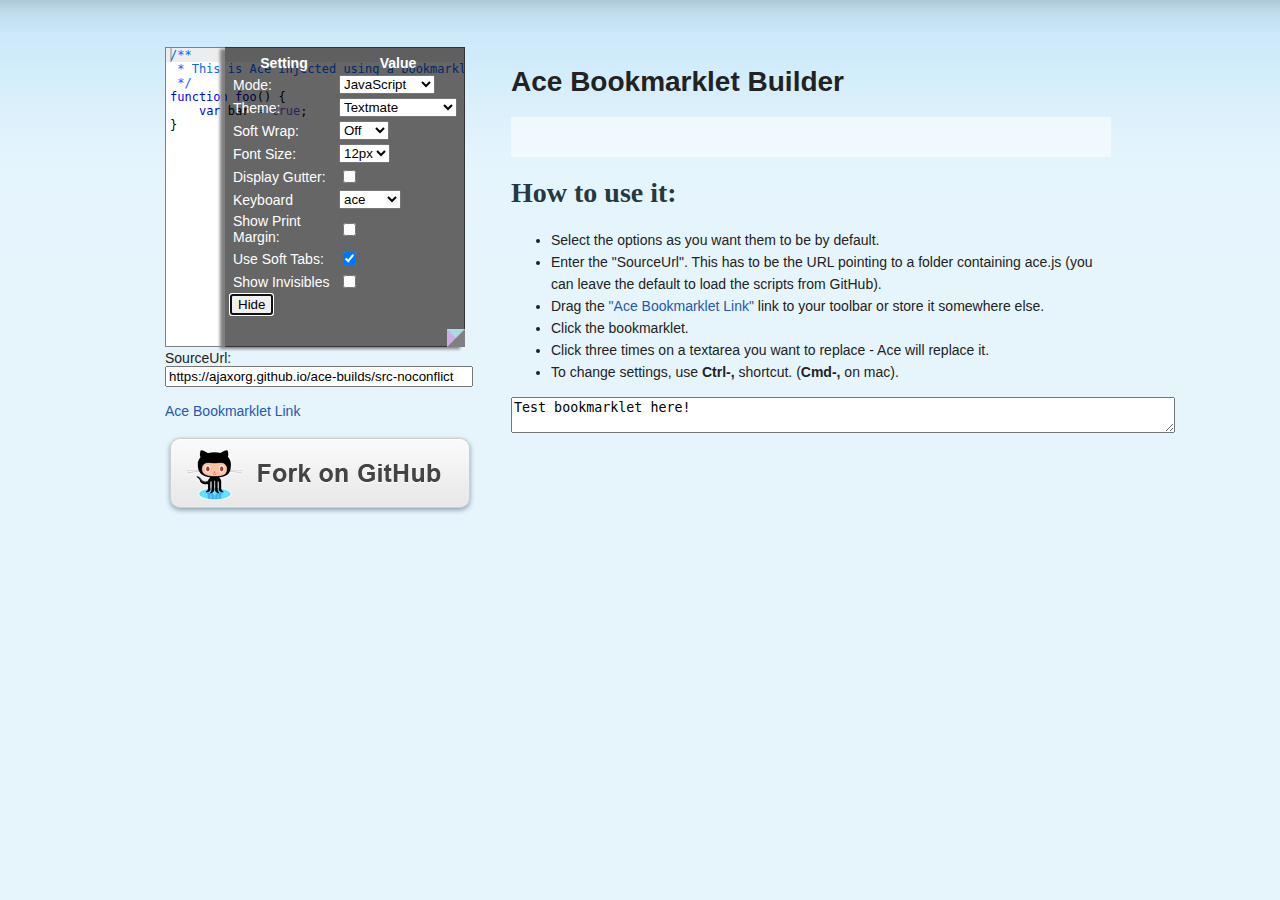
<file: interview-questions/ace-builds/demo/bookmarklet/index.html>
<!DOCTYPE html>
<html lang="en">
<head>
  <meta charset="UTF-8">
  <meta http-equiv="X-UA-Compatible" content="IE=edge,chrome=1">
  <link href="style.css" rel="stylesheet" type="text/css">
  <title>Ace Bookmarklet Builder</title>
</head>
<body>

<div id="wrapper">

<div class="content" style="width: 950px">
    <div class="column1" style="margin-top: 47px">
        <textarea id="textarea" style="width:300px; height:300px">
/**
 * This is Ace injected using a bookmarklet.
 */
function foo() {
    var bar = true;
}</textarea><br>
        SourceUrl: <br>
        <input id="srcURL" style="width:300px" value="https://ajaxorg.github.io/ace-builds/src-noconflict"></input><br>
        <br>
        <a href="#" onmouseover="buildBookmarklet()" onmousedown="buildBookmarklet()" class="bookmarkletLink">Ace Bookmarklet Link</a>
        <br>
        <br>
        <a href="https://github.com/ajaxorg/ace/">
            <div class="fork_on_github"></div>
        </a>
    </div>
    <div class="column2">
        <h1>Ace Bookmarklet Builder</h1>

        <p id="first">
        </p>

        <h2>How to use it:</h2>
        <ul>
            <li>Select the options as you want them to be by default.</li>
            <li>Enter the "SourceUrl". This has to be the URL pointing to a folder containing ace.js (you can leave the default to load the scripts from GitHub).</li>
            <li>Drag the <a href="#" onmouseover="buildBookmarklet()" onmousedown="buildBookmarklet()" class="bookmarkletLink">"Ace Bookmarklet Link"</a> link to your toolbar or store it somewhere else.</li>
            <li>Click the bookmarklet.</li>
            <li>Click three times on a textarea you want to replace - Ace will replace it.</li>
            <li>To change settings, use <strong>Ctrl-,</strong> shortcut. (<strong>Cmd-,</strong> on mac).</li>
        </ul>
        <textarea cols="80">Test bookmarklet here!</textarea>
    </div>
</div>
</div>

<script>

function inject(options, callback) {
    var load = function(path, callback) {
        var head = document.getElementsByTagName('head')[0];
        var s = document.createElement('script');

        s.src = options.baseUrl + "/" + path;
        head.appendChild(s);

        s.onload = s.onreadystatechange = function(_, isAbort) {
            if (isAbort || !s.readyState || s.readyState == "loaded" || s.readyState == "complete") {
                s = s.onload = s.onreadystatechange = null;
                if (!isAbort)
                    callback();
            }
        };
    };
    var pending = [];
    var transform = function(el) { pending.push(el) };
    load("ace.js", function() {
        ace.config.loadModule("ace/ext/textarea", function(m) {
            transform = function(el) { 
                if (!el.ace)
                    el.ace = m.transformTextarea(el, options.ace);
            };
            pending = pending.forEach(transform);
            callback && setTimeout(callback);
        });
    });
    if (options.target)
        return transform(options.target);
    window.addEventListener("click", function(e) {
        if (e.detail == 3 && e.target.localName == "textarea")
            transform(e.target);
    });
}

// Call the inject function to load the ace files.
var textAce;
inject({
    baseUrl: "../../src-noconflict",
    target: document.querySelector("textarea")
}, function () {
    // Transform the textarea on the page into an ace editor.
    textAce = document.querySelector("textarea").ace;
    textAce.setDisplaySettings(true);
    buildBookmarklet();
});


function buildBookmarklet() {
    var injectSrc = inject.toString().split("\n").join("");
    injectSrc = injectSrc.replace(/\s+/g, " ");
    Function("", injectSrc); // check if injectSrc is still valid js
    
    var options = textAce.getOptions();
    options.baseUrl = document.getElementById("srcURL").value;

    var els = document.querySelectorAll(".bookmarkletLink");
    for (var i = 0; i < els.length; i++)
        els[i].href = "javascript:(" + injectSrc + ")(" + JSON.stringify(options) + ")";
}


</script>

</body>
</html>
</file>
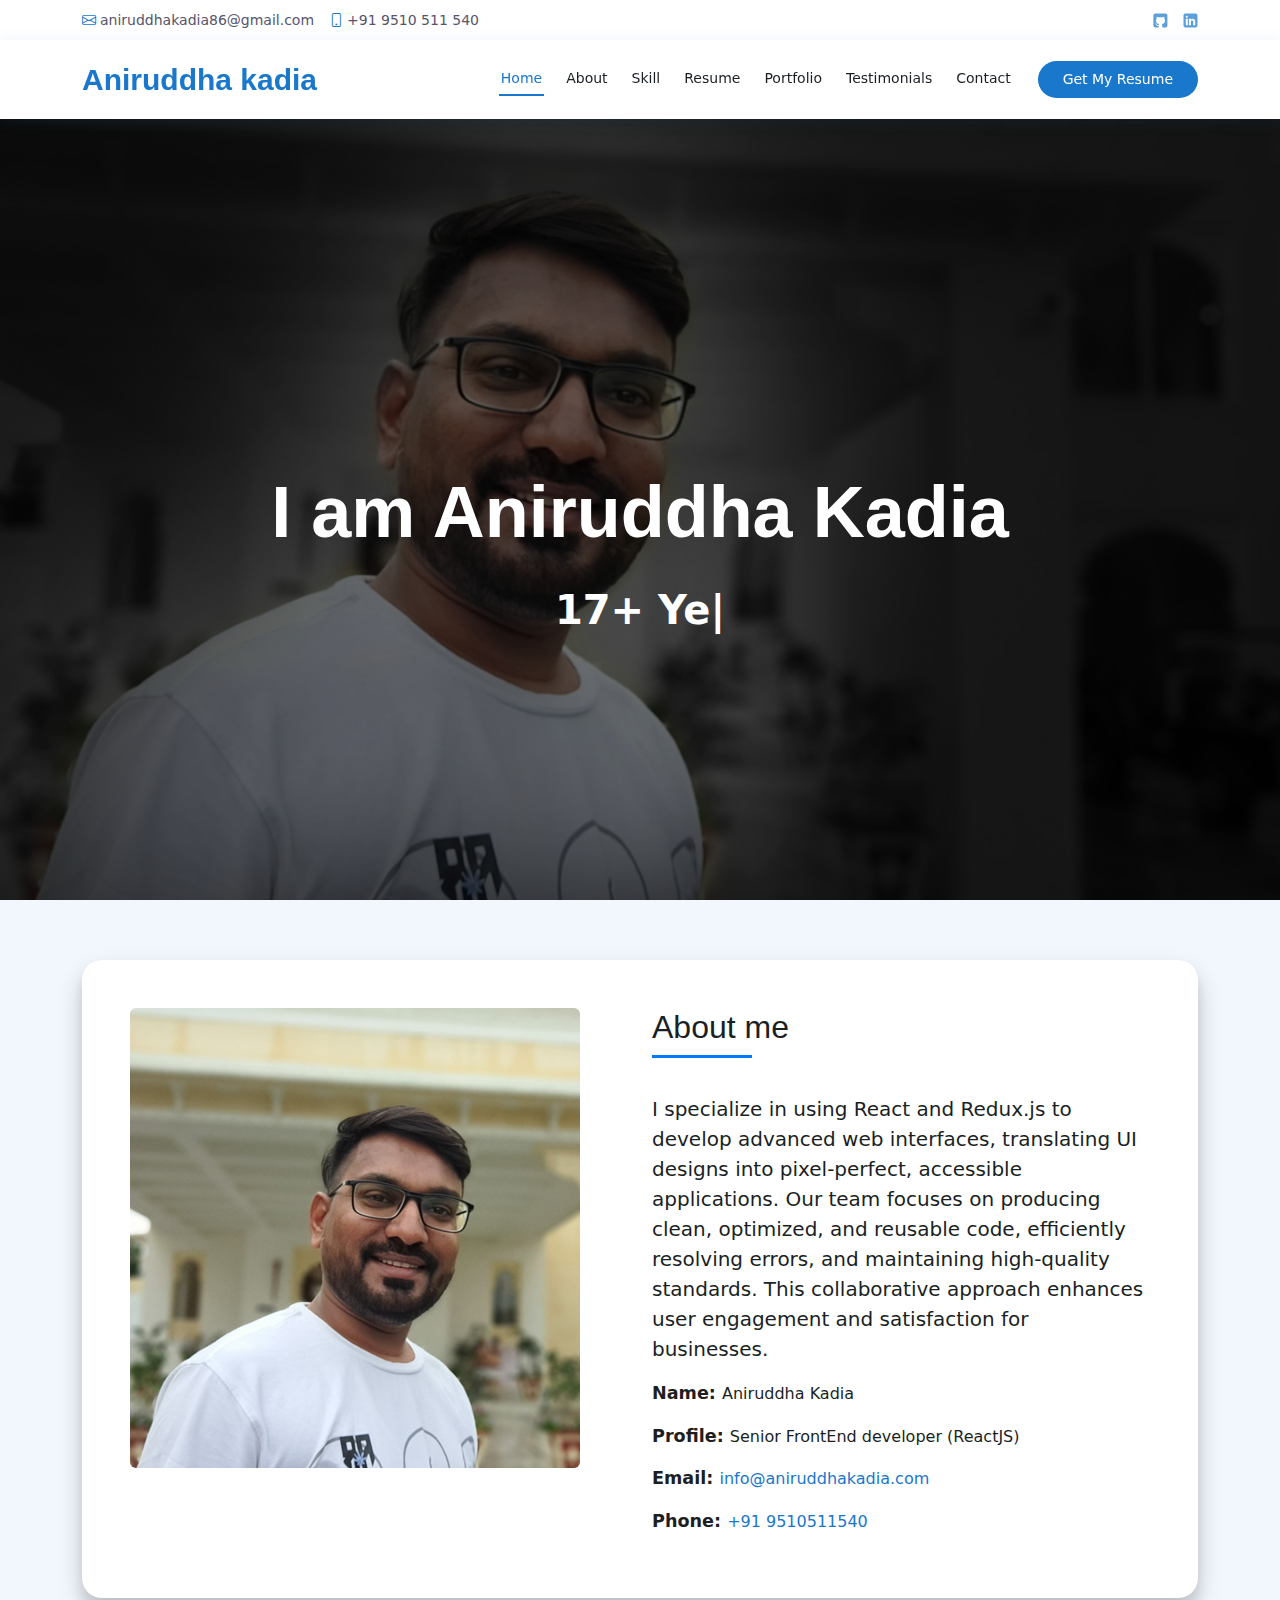
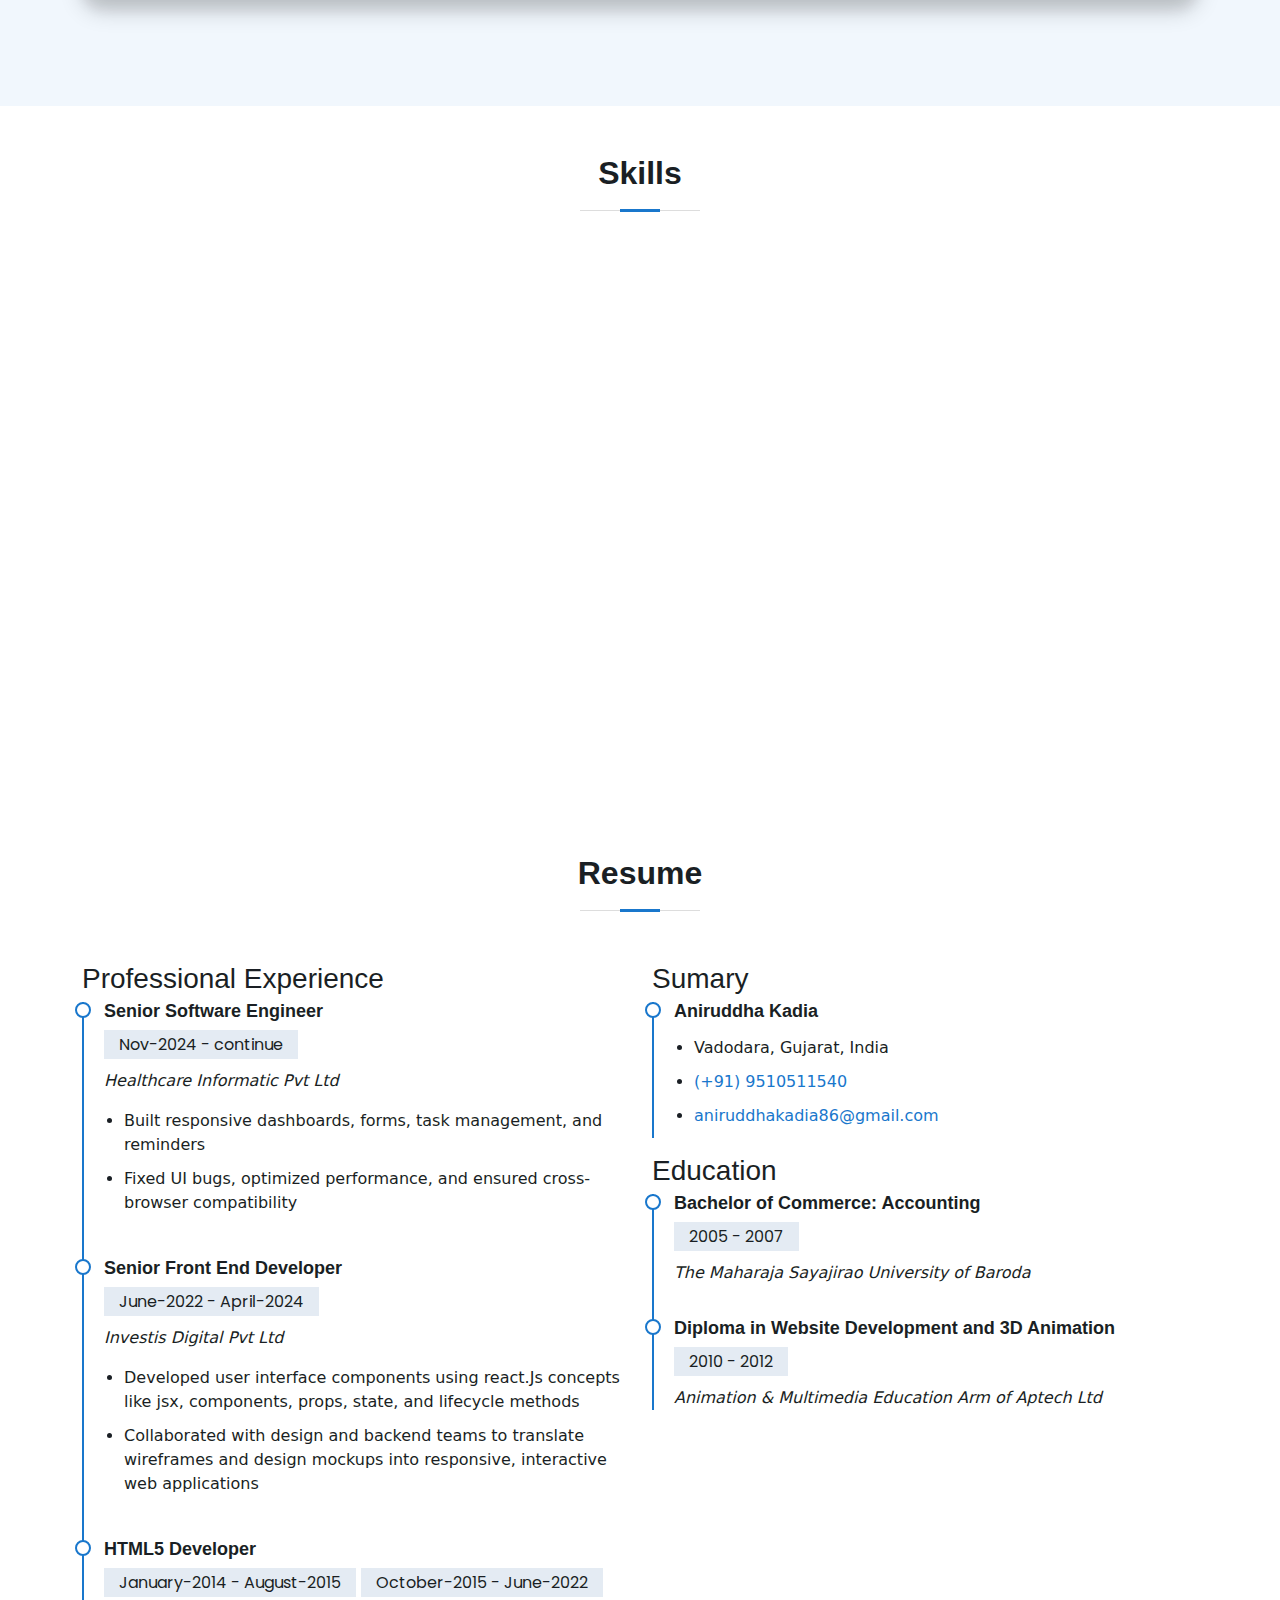
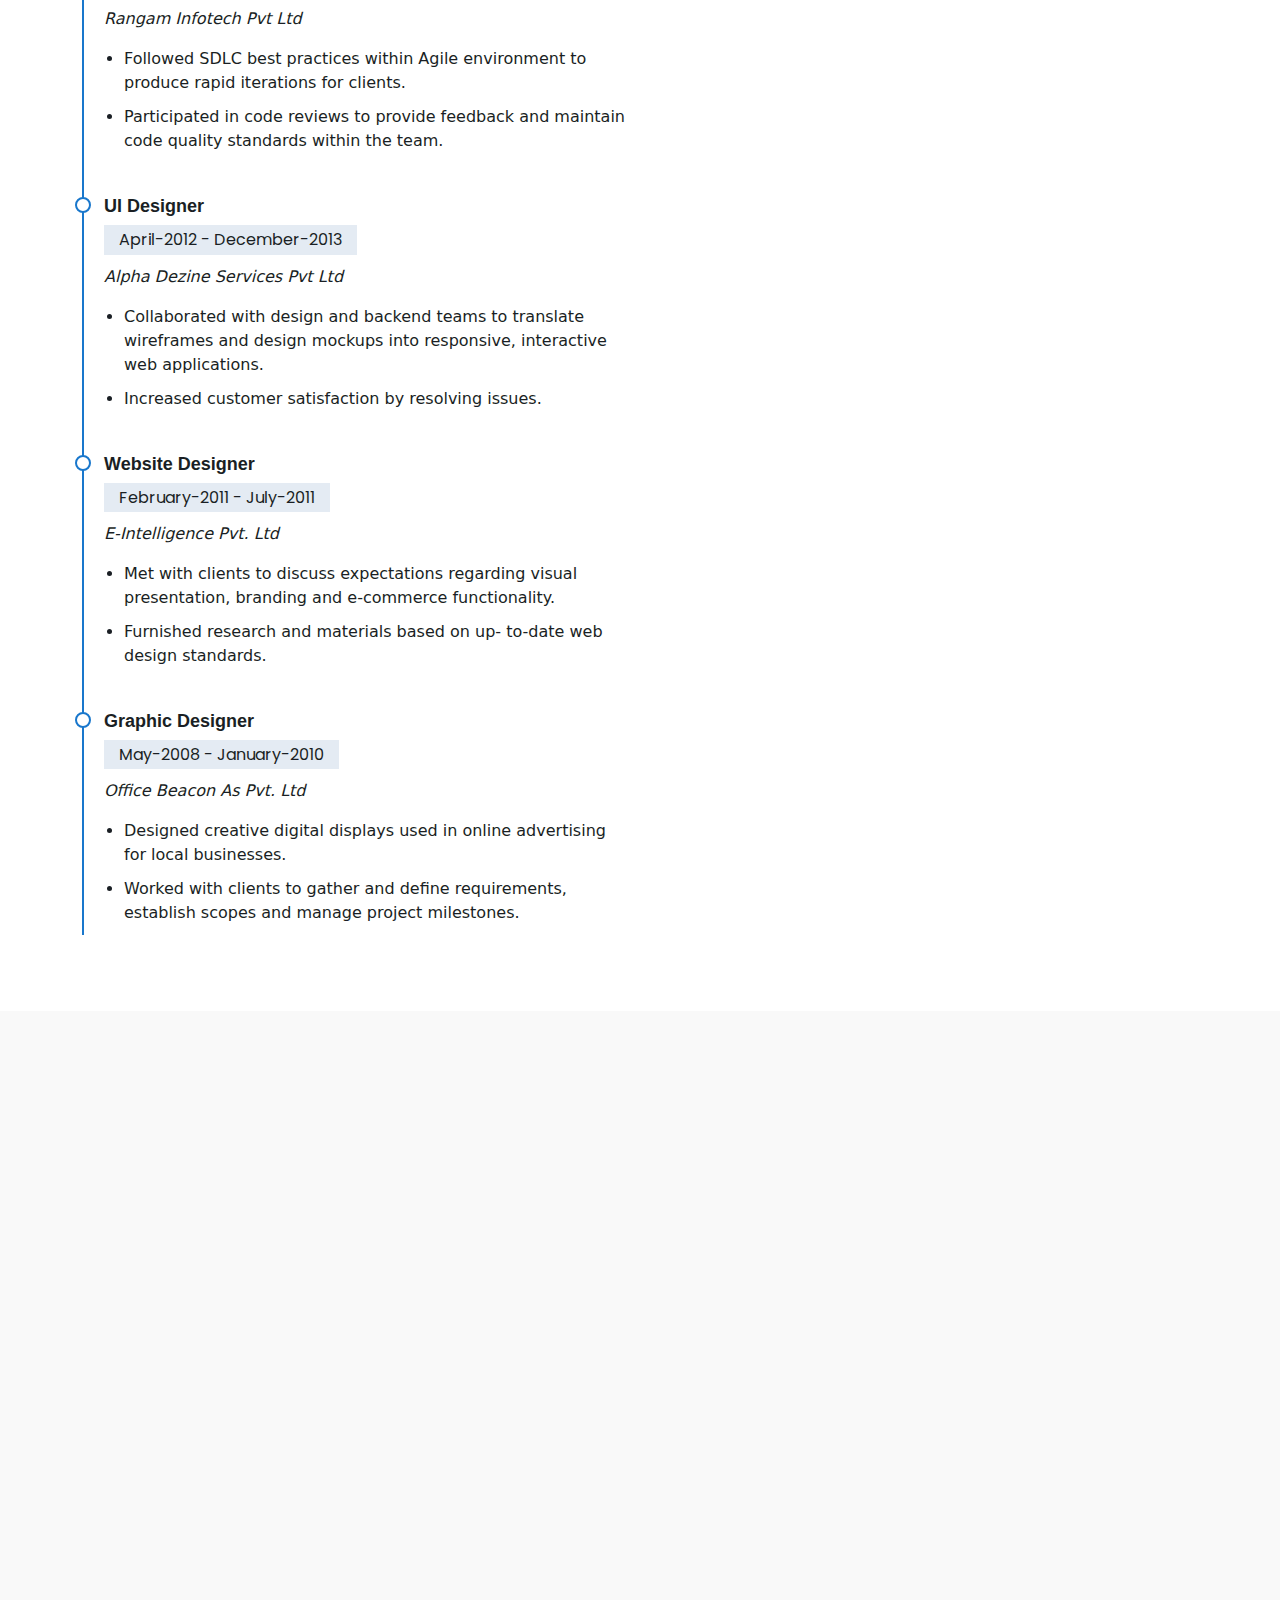
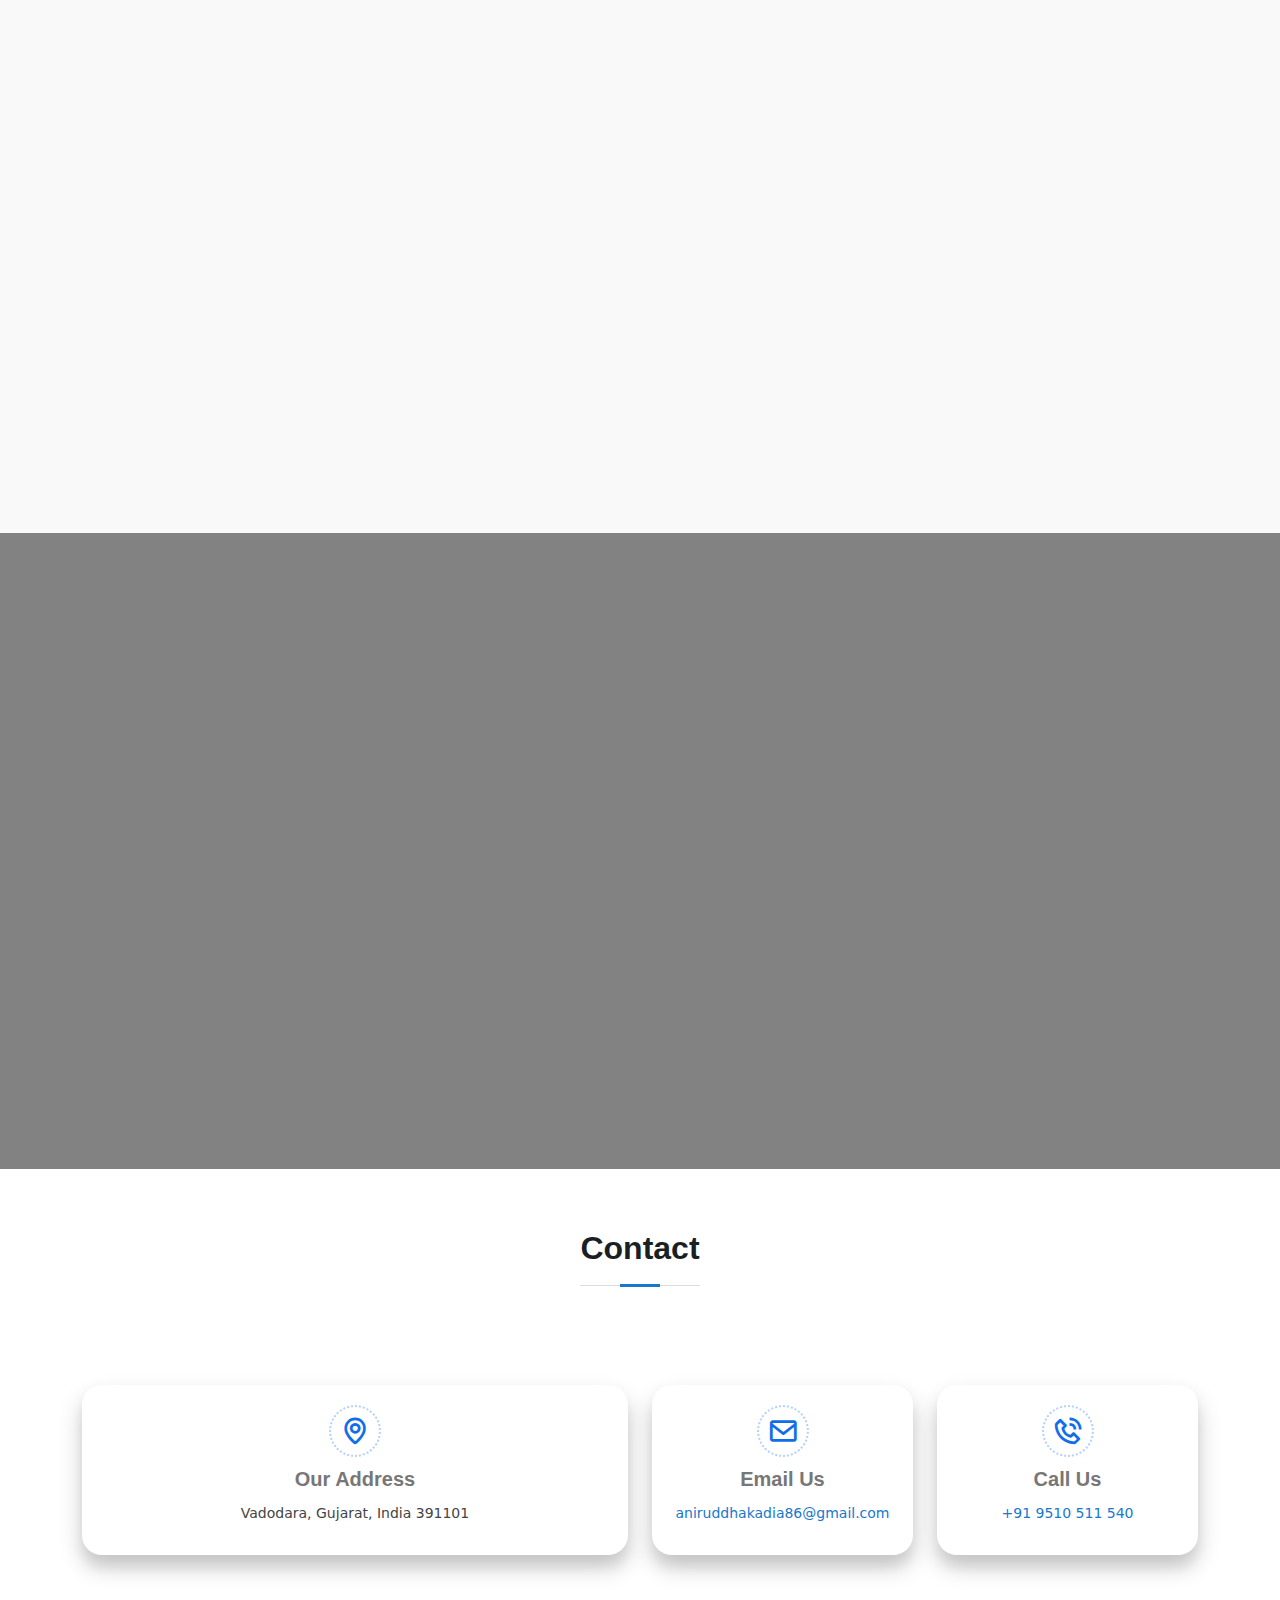
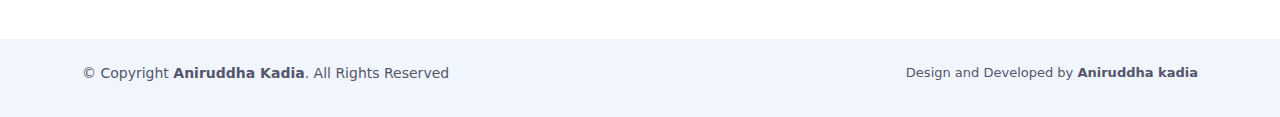
<file: index-backup.html>
<!DOCTYPE html>
<html lang="en">

<head>
  <meta charset="utf-8">
  <meta content="width=device-width, initial-scale=1.0" name="viewport">

  <title>Aniruddha Kadia - Senior Frontend Developer</title>
  <meta content="" name="description">
  <meta content="" name="keywords">

  <!-- Favicons -->
  <link href="assets/img/favicon.png" rel="icon">
  <link href="assets/img/apple-touch-icon.png" rel="apple-touch-icon">

  <!-- Google Fonts -->
  <link
    href="https://fonts.googleapis.com/css?family=Open+Sans:300,300i,400,400i,600,600i,700,700i|Raleway:300,300i,400,400i,500,500i,600,600i,700,700i|Poppins:300,300i,400,400i,500,500i,600,600i,700,700i"
    rel="stylesheet">

  <!-- Vendor CSS Files -->
  <link href="assets/vendor/animate.css/animate.min.css" rel="stylesheet">
  <link href="assets/vendor/bootstrap/css/bootstrap.min.css" rel="stylesheet">
  <link href="assets/vendor/bootstrap-icons/bootstrap-icons.css" rel="stylesheet">
  <link href="assets/vendor/aos/aos.css" rel="stylesheet">
  <link href="assets/vendor/boxicons/css/boxicons.min.css" rel="stylesheet">
  <link href="assets/vendor/glightbox/css/glightbox.min.css" rel="stylesheet" />
  <link href="assets/vendor/swiper/swiper-bundle.min.css" rel="stylesheet" />

  <!-- Template Main CSS File -->
  <!-- <link href="assets/css/style.css" rel="stylesheet"> -->

  <!-- Variables CSS Files. Uncomment your preferred color scheme -->
  <link href="assets/css/variables.css" rel="stylesheet">
  <!-- Template Main CSS File -->
  <link href="assets/css/main.css" rel="stylesheet">
  <!-- portfolio CSS -->
  <link href="assets/css/portfolio.css" rel="stylesheet">

  <style>
    .link-white a { color: white; opacity: .7;}

    .link-white a:hover {
      color: white;
      opacity: 1;
    }
  </style>

  <style>
    #thank-you-message {
      display: none;
      color: green;
      font-size: 18px;
      margin-top: 20px;
      text-align: center;
    }
  </style>
  </head>

<body>
  <!-- ======= Top Bar ======= -->
  <div id="topbar" class="d-flex align-items-center fixed-top">
    <div class="container d-flex justify-content-between">
      <div class="contact-info d-flex align-items-center">
        <i class="bi bi-envelope"></i> <a href="mailto:aniruddhakadia86@gmail.com">aniruddhakadia86@gmail.com</a> 
        <i class="bi bi-phone"></i> <a href="tel:+919510511540">+91 9510 511 540</a>
      </div>
      <div class="d-none d-lg-flex social-links align-items-center">
        <!-- <a href="#" class="naukri"><img src="assets/img/naukri-icon.svg" alt=""></a> -->
        <a href="https://github.com/aniruddhkadia/" class="github" target="_blank"><img src="assets/img/github-icon.svg" alt=""></a>
        <a href="https://www.linkedin.com/in/aniruddha-kadia/" class="linkedin" target="_blank"><img src="assets/img/linkedin-icon.svg" alt=""></a>
      </div>
    </div>
  </div>

  <!-- ======= Header ======= -->
  <header id="header" class="fixed-top">
    <div class="container d-flex align-items-center">

      <h1 class="logo me-auto"><a href="index.html">Aniruddha kadia</a></h1>
      <!-- Uncomment below if you prefer to use an image logo -->
      <!-- <a href="index.html" class="logo me-auto"><img src="assets/img/logo.png" alt="" class="img-fluid"></a>-->

      <nav id="navbar" class="navbar order-last order-lg-0">
        <ul>

          <li><a class="nav-link scrollto " href="#hero">Home</a></li>
          <li><a class="nav-link scrollto" href="#about">About</a></li>
          <li><a class="nav-link scrollto" href="#services">Skill</a></li>
          <li><a class="nav-link scrollto" href="#resume">Resume</a></li>
          <li><a class="nav-link scrollto" href="#portfolio">Portfolio</a></li>
          <li><a class="nav-link scrollto" href="#testimonials">Testimonials</a></li>
          <li><a class="nav-link scrollto" href="#contact">Contact</a></li>
        </ul>
        <i class="bi bi-list mobile-nav-toggle"></i>
      </nav><!-- .navbar -->

      <a href="assets/resume/aniruddha-kadia-frontend-developer.pdf" target="_blank" class="appointment-btn">
        <span class="d-none d-md-inline">Get My </span>Resume</a>

    </div>
  </header><!-- End Header -->


  <!-- ======= Hero Section ======= -->
  <div id="hero" class="hero route bg-image" style="background-image: url(assets/img/hero-bg.jpg)">
    <div class="overlay-itro"></div>
    <div class="hero-content display-table">
      <div class="table-cell">
        <div class="container">
          <!--<p class="display-6 color-d">Hello, world!</p>-->
          <h1 class="hero-title mb-4">I am Aniruddha Kadia</h1>
          <p class="hero-subtitle">
            <span class="typed" data-typed-items="17+ Years experience in Frontend Development"></span>
          </p>
        </div>
      </div>
    </div>
  </div>
  <!-- End Hero Section -->

  <main id="main">
    <!-- ======= About Section ======= -->
    <section id="about" class="about-mf sect-pt4 route">
      <div class="container">
        <div class="row">
          <div class="col-sm-12">
            <div class="box-shadow-full">
              <div class="row">
                <div class="col-md-6">
                  <div class="about-img">
                    <img src="assets/img/me.jpg" class="img-fluid rounded b-shadow-a" alt="" />
                  </div>
                </div>

                <div class="col-md-6">
                  <div class="about-me pt-4 pt-md-0">
                    <div class="title-box-2">
                      <h5 class="title-left">About me</h5>
                    </div>
                    <p class="lead">
                      I specialize in using React and Redux.js to develop advanced web interfaces, translating UI
                      designs into pixel-perfect, accessible applications. Our team focuses on producing clean,
                      optimized, and reusable code, efficiently resolving errors, and maintaining high-quality
                      standards. This collaborative approach enhances user engagement and satisfaction for businesses.
                    </p>
                    <div class="about-info">
                      <p>
                        <span class="title-s">Name: </span>
                        <span>Aniruddha Kadia</span>
                      </p>
                      <p>
                        <span class="title-s">Profile: </span>
                        <span>Senior FrontEnd developer (ReactJS)</span>
                      </p>
                      <p>
                        <span class="title-s">Email: </span>
                        <span> <a href="mailto:info@aniruddhakadia.com">info@aniruddhakadia.com</a></span>
                      </p>
                      <p>
                        <span class="title-s">Phone: </span>
                        <span><a href="tel:+919510511540">+91 9510511540</a></span>
                      </p>
                    </div>
                  </div>
                </div>
              </div>
            </div>
          </div>
        </div>
      </div>
    </section>
    <!-- End About Section -->

     <!-- ======= Skills Section ======= -->
    <section id="services" class="services-mf pt-5 route">
      <div class="container">
        <div class="row">
          <div class="col-sm-12">
            <div class="section-title">
              <h2>Skills</h2>
            </div>
          </div>
        </div>

        <div class="row">
          <!-- ======= Featured Skills Section ======= -->
          <section id="featured-services" class="featured-services">
            <div class="container">
              <div class="row gy-4">

                <div class="col-xl-2 col-md-2 d-flex" data-aos="zoom-out" data-aos-delay="600">
                  <div class="service-item position-relative">
                    <div class="icon">
                      <img src="assets/img/skill/angular.svg" alt="" />
                    </div>
                    <h4><a href="" class="stretched-link">Angular</a></h4>
                  </div>
                </div>
                <!-- End Service Item -->
                <div class="col-xl-2 col-md-2 d-flex" data-aos="zoom-out" data-aos-delay="400">
                  <div class="service-item position-relative">
                    <div class="icon">
                      <img src="assets/img/skill/react.svg" alt="" />
                    </div>
                    <h4>
                      <a href="" class="stretched-link">ReactJs</a>
                    </h4>
                  </div>
                </div>
                <!-- End Service Item -->
                  <div class="col-xl-2 col-md-2 d-flex" data-aos="zoom-out">
                  <div class="service-item position-relative">
                    <div class="icon">
                      <img src="assets/img/skill/nextjs.svg" alt="" />
                    </div>
                    <h4><a href="" class="stretched-link">NextJs</a></h4>
                  </div>
                </div>
                <!-- End Service Item -->
                <div class="col-xl-2 col-md-2 d-flex" data-aos="zoom-out">
                  <div class="service-item position-relative">
                    <div class="icon">
                      <img src="assets/img/skill/html.svg" alt="" />
                    </div>
                    <h4><a href="" class="stretched-link">HTML</a></h4>
                  </div>
                </div>
                <!-- End Service Item -->
                <div class="col-xl-2 col-md-2 d-flex" data-aos="zoom-out" data-aos-delay="200">
                  <div class="service-item position-relative">
                    <div class="icon">
                      <img src="assets/img/skill/css.svg" alt="" />
                    </div>
                    <h4>
                      <a href="" class="stretched-link">CSS</a>
                    </h4>
                  </div>
                </div>
                <!-- End Service Item -->
                <div class="col-xl-2 col-md-2 d-flex" data-aos="zoom-out" data-aos-delay="400">
                  <div class="service-item position-relative">
                    <div class="icon">
                      <img src="assets/img/skill/bootstrap.svg" alt="" />
                    </div>
                    <h4>
                      <a href="" class="stretched-link">Bootstrap</a>
                    </h4>
                  </div>
                </div>
                <!-- End Service Item -->               
               

              </div>

              <div class="row gy-4 mt-3">

                <div class="col-xl-2 col-md-2 d-flex" data-aos="zoom-out" data-aos-delay="200">
                  <div class="service-item position-relative">
                    <div class="icon">
                      <img src="assets/img/skill/illustrator.svg" alt="" />
                    </div>
                    <h4>
                      <a href="" class="stretched-link">Illustrator</a>
                    </h4>
                  </div>
                </div>
                <!-- End Service Item -->

                <div class="col-xl-2 col-md-2 d-flex" data-aos="zoom-out" data-aos-delay="600">
                  <div class="service-item position-relative">
                    <div class="icon">
                      <img src="assets/img/skill/photoshop.svg" alt="" />
                    </div>
                    <h4><a href="" class="stretched-link">Photoshop</a></h4>
                  </div>
                </div>
                <!-- End Service Item -->
                <div class="col-xl-2 col-md-2 d-flex" data-aos="zoom-out">
                  <div class="service-item position-relative">
                    <div class="icon">
                      <img src="assets/img/skill/figma.svg" alt="" />
                    </div>
                    <h4><a href="" class="stretched-link">Figma</a></h4>
                  </div>
                </div>
                <!-- End Service Item -->

                <div class="col-xl-2 col-md-2 d-flex" data-aos="zoom-out" data-aos-delay="200">
                  <div class="service-item position-relative">
                    <div class="icon">
                      <img src="assets/img/skill/xd.svg" alt="" />
                    </div>
                    <h4>
                      <a href="" class="stretched-link">XD</a>
                    </h4>
                  </div>
                </div>
                <!-- End Service Item -->
                <div class="col-xl-2 col-md-2 d-flex" data-aos="zoom-out" data-aos-delay="200">
                  <div class="service-item position-relative">
                    <div class="icon">
                      <img src="assets/img/skill/wordpress.svg" alt="" />
                    </div>
                    <h4>
                      <a href="" class="stretched-link">WordPress</a>
                    </h4>
                  </div>
                </div>
                <!-- End Service Item -->
                <!-- End Service Item -->
                <div class="col-xl-2 col-md-2 d-flex" data-aos="zoom-out" data-aos-delay="200">
                  <div class="service-item position-relative">
                    <div class="icon">
                      <img src="assets/img/skill/strapi.svg" alt="" />
                    </div>
                    <h4>
                      <a href="" class="stretched-link">Strapi</a>
                    </h4>
                  </div>
                </div>
                <!-- End Service Item -->

              </div>
            </div>
          </section>
          <!-- End Featured Services Section -->
        </div>
      </div>
    </section>
    <!-- End Services Section -->

    <!-- ======= Resume Section ======= -->
    <section id="resume" class="resume section-bg">
      <div class="container">
        <div class="section-title">
          <h2>Resume</h2>
        </div>
        <div class="row">
          <div class="col-lg-6">
            <h3 class="resume-title">Professional Experience</h3>
            <div class="resume-item">
              <h4>Senior Software Engineer</h4>
              <h5>Nov-2024 - continue</h5>
              <p><em>Healthcare Informatic Pvt Ltd</em></p>
              <p>
              <ul>
                <li>Built responsive dashboards, forms, task management, and reminders</li>
                <li>Fixed UI bugs, optimized performance, and ensured cross-browser compatibility</li>               
              </ul>
              </p>
            </div>
            <div class="resume-item">
              <h4>Senior Front End Developer</h4>
              <h5>June-2022 - April-2024</h5>
              <p><em>Investis Digital Pvt Ltd</em></p>
              <p>
              <ul>
                <li>Developed user interface components using react.Js concepts like jsx, components, props, state, and
                  lifecycle methods</li>
                <li>Collaborated with design and backend teams to translate wireframes and design mockups into
                  responsive, interactive web applications</li>
              </ul>
              </p>
            </div>
            <div class="resume-item">
              <h4>HTML5 Developer</h4>
              <h5>January-2014 - August-2015</h5>
              <h5>October-2015 - June-2022</h5>
              <p><em>Rangam Infotech Pvt Ltd</em></p>
              <p>
              <ul>
                <li>Followed SDLC best practices within Agile environment to produce rapid iterations for clients.</li>
                <li>Participated in code reviews to provide feedback and maintain code quality standards within the
                  team.</li>
              </ul>
              </p>
            </div>

            <div class="resume-item">
              <h4>UI Designer</h4>
              <h5>April-2012 - December-2013</h5>
              <p><em>Alpha Dezine Services Pvt Ltd</em></p>
              <p>
              <ul>
                <li>Collaborated with design and backend teams to translate wireframes and design mockups into
                  responsive, interactive web applications.</li>
                <li>Increased customer satisfaction by resolving issues.</li>
              </ul>
              </p>
            </div>

            <div class="resume-item">
              <h4>Website Designer</h4>
              <h5>February-2011 - July-2011</h5>
              <p><em>E-Intelligence Pvt. Ltd</em></p>
              <p>
              <ul>
                <li>Met with clients to discuss expectations regarding visual presentation, branding and e-commerce
                  functionality.</li>
                <li>Furnished research and materials based on up- to-date web design standards.</li>
              </ul>
              </p>
            </div>

            <div class="resume-item">
              <h4>Graphic Designer</h4>
              <h5>May-2008 - January-2010</h5>
              <p><em>Office Beacon As Pvt. Ltd</em></p>
              <p>
              <ul>
                <li>Designed creative digital displays used in online advertising for local businesses.</li>
                <li>Worked with clients to gather and define requirements, establish scopes and manage project
                  milestones.</li>
              </ul>
              </p>
            </div>
          </div>

          <div class="col-lg-6">
            <h3 class="resume-title">Sumary</h3>
            <div class="resume-item pb-0">
              <h4>Aniruddha Kadia</h4>
              <p>
              <ul>
                <li>Vadodara, Gujarat, India</li>
                <li><a href="tel:+9510511540">(+91) 9510511540</a></li>
                <li><a href="mailto:aniruddhakadia86@gmail.com">aniruddhakadia86@gmail.com</a></li>
              </ul>
              </p>
            </div>

            <h3 class="resume-title">Education</h3>
            <div class="resume-item">
              <h4>Bachelor of Commerce: Accounting</h4>
              <h5>2005 - 2007</h5>
              <p><em>The Maharaja Sayajirao University of Baroda</em></p>
            </div>
            <div class="resume-item">
              <h4>Diploma in Website Development and 3D Animation</h4>
              <h5>2010 - 2012</h5>
              <p><em>Animation & Multimedia Education Arm of Aptech Ltd</em></p>
            </div>
          </div>
        </div>
      </div>
    </section><!-- End Resume Section -->


    <!-- ======= My Portfolio Section ======= -->
    <section id="portfolio" class="portfolio section light-background">
      <div class="container" data-aos="fade-up">
        <div class="section-title">
          <h2>My Portfolio</h2>
        </div>
      </div>


      <div class="container">

        <div class="isotope-layout" data-default-filter="*" data-layout="masonry" data-sort="original-order">

          <ul class="portfolio-filters isotope-filters" data-aos="fade-up" data-aos-delay="100">
            <li data-filter="*" class="filter-active">All</li>
            <li data-filter=".filter-web">Website</li>
            <li data-filter=".filter-product">Product</li>
          </ul><!-- End Portfolio Filters -->

          <div class="row gy-4 isotope-container" data-aos="fade-up" data-aos-delay="200">

             <div class="col-lg-4 col-md-6 portfolio-item isotope-item filter-web">
              <img src="assets/img/portfolio/web-5.jpg" class="img-fluid box-shadow" alt="">
              <div class="portfolio-info">
                <h4>Omnicore Tech Consultants</h4>
                <p><b>Key Skills:</b> HTML, CSS, JavaScript, Php, Bootstrap</p>
                <a href="assets/img/portfolio/omnicore-tech-consultant.jpg" title="Omnicore Tech Consultants"
                  data-gallery="portfolio-gallery-branding" class="glightbox preview-link"><i
                    class="bi bi-zoom-in"></i></a>
                <a href="https://otclorne.com.au" title="More Details" class="details-link" target="_blank"><i
                    class="bi bi-link-45deg"></i></a>
              </div>
            </div><!-- End Portfolio Item -->

            <div class="col-lg-4 col-md-6 portfolio-item isotope-item filter-web">
              <img src="assets/img/portfolio/web-6.jpg" class="img-fluid box-shadow" alt="">
              <div class="portfolio-info">
                <h4>Neeva Infotech Pty Ltd</h4>
                <p><b>Key Skills:</b> HTML, CSS, JavaScript, Php, Bootstrap</p>
                <a href="assets/img/portfolio/neeva-infotech.jpg" title="Neeva Infotech Pty Ltd"
                  data-gallery="portfolio-gallery-book" class="glightbox preview-link"><i class="bi bi-zoom-in"></i></a>
                <a href="https://neevainfotech.com" title="More Details" class="details-link" target="_blank"><i
                    class="bi bi-link-45deg"></i></a>
              </div>
            </div><!-- End Portfolio Item -->

            <div class="col-lg-4 col-md-6 portfolio-item isotope-item filter-web">
              <img src="assets/img/portfolio/web-8.jpg" class="img-fluid box-shadow" alt="">
              <div class="portfolio-info">
                <h4>Delta Infosys</h4>
                <p><b>Key Skills:</b> HTML, CSS, JavaScript, Php, Bootstrap</p>
                <a href="assets/img/portfolio/delta-infosys.jpg" title="Delta Infosys"
                  data-gallery="portfolio-gallery-product" class="glightbox preview-link"><i
                    class="bi bi-zoom-in"></i></a>
                <a href="https://deltainfosys.org" title="More Details" class="details-link" target="_blank"><i
                    class="bi bi-link-45deg"></i></a>
              </div>
            </div><!-- End Portfolio Item -->

             <div class="col-lg-4 col-md-6 portfolio-item isotope-item filter-web">
              <img src="assets/img/portfolio/web-4.jpg" class="img-fluid box-shadow" alt="">
              <div class="portfolio-info">
                <h4>Strategic Infotech</h4>
                <p><b>Key Skills:</b> HTML, CSS, JavaScript, Php, Bootstrap</p>
                <a href="assets/img/portfolio/strategic-infotech.jpg" title="Strategic Infotech"
                  data-gallery="portfolio-gallery-product" class="glightbox preview-link"><i
                    class="bi bi-zoom-in"></i></a>
                <a href="https://strategicinfotech.com.au" title="More Details" class="details-link" target="_blank"><i
                    class="bi bi-link-45deg"></i></a>
              </div>
            </div><!-- End Portfolio Item -->

            <!-- <div class="col-lg-4 col-md-6 portfolio-item isotope-item filter-product">
              <img src="assets/img/portfolio/product-1.jpg" class="img-fluid box-shadow" alt="">
              <div class="portfolio-info">
                <h4>Credentialing Spectrum</h4>
                <p><b>Key Skills:</b> AngularJs, .net WebApi, HTML, CSS, Bootstrap</p>
                <a href="assets/img/portfolio/credentialing-spectrum.jpg" title="Credentialing Spectrum"
                  data-gallery="portfolio-gallery-product" class="glightbox preview-link"><i
                    class="bi bi-zoom-in"></i></a>
                <a href="https://newui.credentialingspectrum.com" title="More Details" class="details-link" target="_blank"><i
                    class="bi bi-link-45deg"></i></a>
              </div>
            </div> -->            
            <!-- End Portfolio Item -->

             <div class="col-lg-4 col-md-6 portfolio-item isotope-item filter-web">
              <img src="assets/img/portfolio/web-3.jpg" class="img-fluid box-shadow" alt="">
              <div class="portfolio-info">
                <h4>VA Technology</h4>
                <p><b>Key Skills:</b> HTML, CSS, JavaScript, Php, Bootstrap</p>
                <a href="assets/img/portfolio/va-technology.jpg" title="VA Technology"
                  data-gallery="portfolio-gallery-app" class="glightbox preview-link"><i class="bi bi-zoom-in"></i></a>
                 <a href="https://www.figma.com/proto/sWrogk6yccW0dHNYaCCYCV/Test2---VA-Technology-LandingPage?t=bVus7KEqErdXTzAd-1&scaling=min-zoom&content-scaling=fixed&page-id=0%3A1&node-id=1-2" title="More Details" class="details-link"  target="_blank"><i class="bi bi-link-45deg"></i></a> 
              </div>
            </div><!-- End Portfolio Item -->

             <div class="col-lg-4 col-md-6 portfolio-item isotope-item filter-product">
              <img src="assets/img/portfolio/product-2.jpg" class="img-fluid box-shadow" alt="">
              <div class="portfolio-info">
                <h4>Access Hub</h4>
                <p><b>Key Skills:</b> AngularJs, .Net Web API, HTML, CSS, Bootstrap</p>
                <a href="assets/img/portfolio/acess-hub.jpg" title="Access Hub" data-gallery="portfolio-gallery-book"
                  class="glightbox preview-link"><i class="bi bi-zoom-in"></i></a>
                 <a href="https://www.figma.com/proto/kltB9TCBPkb0DTFqVPTBr4/Test1---AccessHub--CRM-Dashboard---Small-?node-id=40-1633&p=f&t=UXlcs1l6E0BdjLQ9-1&scaling=min-zoom&content-scaling=fixed&page-id=0%3A1" title="More Details" class="details-link"  target="_blank"><i class="bi bi-link-45deg"></i></a> 
              </div>
            </div>
            <!-- End Portfolio Item -->

            <div class="col-lg-4 col-md-6 portfolio-item isotope-item filter-web">
              <img src="assets/img/portfolio/web-2.jpg" class="img-fluid box-shadow" alt="">
              <div class="portfolio-info">
                <h4>VLS Fibre Industrial Lining</h4>
                <p><b>Key Skills:</b> HTML, CSS, JavaScript, Php, Bootstrap</p>
                <a href="assets/img/portfolio/vls-fibre-lining.jpg" title="VLS Fibre Industrial Lining"
                  data-gallery="portfolio-gallery-branding" class="glightbox preview-link">
                  <i class="bi bi-zoom-in"></i></a>
                <a href="https://www.figma.com/proto/utwWMFVXn0pcYqvD3fSIjm/VLS-Fiber?node-id=1-2&t=06Gjv86zH71GE4CW-1" title="More Details" class="details-link" target="_blank"><i class="bi bi-link-45deg"></i></a> 
              </div>
            </div><!-- End Portfolio Item -->  

            <div class="col-lg-4 col-md-6 portfolio-item isotope-item filter-web">
              <img src="assets/img/portfolio/web-1.jpg" class="img-fluid box-shadow" alt="">
              <div class="portfolio-info">
                <h4>M M and Sons High School</h4>
                <p><b>Key Skills:</b> HTML, CSS, JavaScript, Php, Bootstrap</p>
                <a href="assets/img/portfolio/mm-and-sons-high-school.jpg" title="M M and Sons High School"
                  data-gallery="portfolio-gallery-app" class="glightbox preview-link"><i class="bi bi-zoom-in"></i></a>
                <!-- <a href="portfolio-details.html" title="More Details" class="details-link"><i
                    class="bi bi-link-45deg"></i></a> -->
              </div>
            </div><!-- End Portfolio Item -->   

            <div class="col-lg-4 col-md-6 portfolio-item isotope-item filter-web">
              <img src="assets/img/portfolio/web-7.jpg" class="img-fluid box-shadow" alt="">
              <div class="portfolio-info">
                <h4>Kiaan Digital</h4>
                <p><b>Key Skills:</b> HTML, CSS, JavaScript, Php, Bootstrap</p>
                <a href="assets/img/portfolio/kiaan-digital.jpg" title="Kiaan Digital"
                  data-gallery="portfolio-gallery-app" class="glightbox preview-link"><i class="bi bi-zoom-in"></i></a>
                <!-- <a href="portfolio-details.html" title="More Details" class="details-link" target="_blank"><i
                    class="bi bi-link-45deg"></i></a> -->
              </div>
            </div><!-- End Portfolio Item -->          

            <!-- <div class="col-lg-4 col-md-6 portfolio-item isotope-item filter-product">
              <img src="assets/img/portfolio/product-2.jpg" class="img-fluid box-shadow" alt="">
              <div class="portfolio-info">
                <h4>Access Hub</h4>
                <p><b>Key Skills:</b> HTML, CSS, JavaScript, Php, Bootstrap</p>
                <a href="assets/img/portfolio/acess-hub.jpg" title="Access Hub"
                  data-gallery="portfolio-gallery-branding" class="glightbox preview-link"><i
                    class="bi bi-zoom-in"></i></a> -->
                <!-- <a href="portfolio-details.html" title="More Details" class="details-link" target="_blank"><i
                    class="bi bi-link-45deg"></i></a> -->
              <!-- </div>
            </div> -->
            <!-- End Portfolio Item -->

            <!-- <div class="col-lg-4 col-md-6 portfolio-item isotope-item filter-product">
              <img src="assets/img/portfolio/product-1.jpg" class="img-fluid box-shadow" alt="">
              <div class="portfolio-info">
                <h4>Credentialing Spectrum</h4>
                <p><b>Key Skills:</b> HTML, CSS, JavaScript, Php, Bootstrap</p>
                <a href="assets/img/portfolio/credentialing-spectrum.jpg" title="Credentialing Spectrum"
                  data-gallery="portfolio-gallery-book" class="glightbox preview-link"><i class="bi bi-zoom-in"></i></a>
                <a href="https://newui.credentialingspectrum.com" title="More Details" class="details-link" target="_blank"><i
                    class="bi bi-link-45deg"></i></a>
              </div>
            </div> -->
            <!-- End Portfolio Item -->
            </div><!-- End Portfolio Item -->  
            
          </div><!-- End Portfolio Container -->
      </div>
    </section>
    <!-- End My Portfolio Section -->

    <!-- ======= Testimonials Section ======= -->
    <div id="testimonials" class="testimonials paralax-mf bg-image"
      style="background-image: url(assets/img/testimonials-bg.jpg)">
      <div class="overlay-mf"></div>
      <div class="container">
        <div class="row">
          <div class="col-md-12">
            <div class="testimonials-slider swiper" data-aos="fade-up" data-aos-delay="100">
              <div class="swiper-wrapper">

                <div class="swiper-slide">
                  <div class="testimonial-box">
                    <div class="author-test">
                      <img src="assets/img/testimonial-1.jpg" alt="" class="rounded-circle b-shadow-a" />
                      <span class="author">Vilish Patel <br />
                        <span class="desig">Australia</span>
                    </div>
                    <div class="content-test">
                      <p class="description lead">
                        Working with Aniruddha was a game-changer for our online presence. Their expertise in website
                        development transformed our outdated site into a sleek, user-friendly platform that perfectly
                        reflects our brand. The
                        Aniruddha's professionalism and dedication to our project were unmatched. Highly recommended!
                        <br />
                        <span class="link-white"><a href="https://neevainfotech.com/"
                            target="_blank">www.neevainfotech.com</a></span>
                      </p>
                    </div>
                  </div>
                </div>
                <!-- End testimonial item -->

                <div class="swiper-slide">
                  <div class="testimonial-box">
                    <div class="author-test">
                      <img src="assets/img/testimonial-2.jpg" alt="" class="rounded-circle b-shadow-a" />
                      <span class="author">Bharat Patel <br> <span class="desig">Anand, Gujarat, India</span></span>
                    </div>
                    <div class="content-test">
                      <p class="description lead">
                        Aniruddha's dedication and efficiency in creating a stellar website for our school in Anand
                        truly set him apart. His professionalism and pleasant demeanor made the entire process a breeze.
                        We are immensely grateful for his outstanding work and highly recommend him for any website
                        development project.<br />
                        <span class="link-white"><a href="#" target="_blank">www.mmandsonshighschool.in</a></span>
                      </p>
                    </div>
                  </div>
                </div>
                <!-- End testimonial item -->

                 <div class="swiper-slide">
                  <div class="testimonial-box">
                    <div class="author-test">
                      <img src="assets/img/testimonial-3.jpg" alt="" class="rounded-circle b-shadow-a" />
                      <span class="author">Mayur Patel <br> <span class="desig">Lorne, VIC, Australia</span></span>
                    </div>
                    <div class="content-test">
                      <p class="description lead">
                        Aniruddha Kadia did an excellent job developing my company websites — Strategic Infotech and Omnicore Tech Consultants. 
                        He delivered high-quality work on time and at a very reasonable price. 
                        Highly recommended for his professionalism and expertise.<br />
                        <span class="link-white"><a href="https://otclorne.com.au/" target="_blank">Omnicore Tech Consultants</a></span>
                      </p>
                    </div>
                  </div>
                </div>
                <!-- End testimonial item -->

                  <div class="swiper-slide">
                  <div class="testimonial-box">
                    <div class="author-test">
                      <img src="assets/img/testimonial-5.jpg" alt="" class="rounded-circle b-shadow-a" />
                      <span class="author">Mr. V. Lourdusamy<br> <span class="desig">India</span></span>
                    </div>
                    <div class="content-test">
                      <p class="description lead">
                     Aniruddha Kadia did an outstanding job designing and developing our company website, VLS Fibre Industrial Lining. 
                     His attention to detail, creativity, and timely delivery made the entire process smooth and professional. 
                     I’m very pleased with the result.<br />                     
                      <span class="link-white"><a href="#" target="_blank">VLS Fibre Industrial Lining</a></span>
                      </p>
                    </div>
                  </div>
                </div>
                <!-- End testimonial item -->

                 <div class="swiper-slide">
                  <div class="testimonial-box">
                    <div class="author-test">
                      <img src="assets/img/testimonial-4.jpg" alt="" class="rounded-circle b-shadow-a" />
                      <span class="author">Mansi Kothari<br> <span class="desig">Australia</span></span>
                    </div>
                    <div class="content-test">
                      <p class="description lead">
                       Aniruddha Kadia developed our company website, Delta Infosys, with great attention to detail and creativity. 
                       He delivered everything on time, and the final result exceeded our expectations. 
                       Highly recommended for his expertise and dedication.<br />                     
                      <span class="link-white"><a href="https://strategicinfotech.com.au/" target="_blank">Strategic Infotech Pty Ltd</a></span>
                      </p>
                    </div>
                  </div>
                </div>
                <!-- End testimonial item -->

                  <div class="swiper-slide">
                  <div class="testimonial-box">
                    <div class="author-test">
                      <img src="assets/img/testimonial-6.jpg" alt="" class="rounded-circle b-shadow-a" />
                      <span class="author">Mehulkumar Patel<br> <span class="desig">Australia</span></span>
                    </div>
                    <div class="content-test">
                      <p class="description lead">
                      It was a pleasure working with Aniruddha Kadia on our website project. He created a modern, responsive, 
                      and user-friendly site that perfectly matched our vision. 
                      His professionalism and timely delivery truly impressed us.<br />                     
                      <span class="link-white"><a href="https://deltainfosys.org/" target="_blank">Delta Infosys</a></span>
                      </p>
                    </div>
                  </div>
                </div>
                <!-- End testimonial item -->

              </div>
              <div class="swiper-pagination"></div>
            </div>
          </div>
        </div>
      </div>
    </div>
    <!-- End Testimonials Section -->



    <!-- ======= Contact Section ======= -->
    <section id="contact" class="contact">

      <div class="container">
        <div class="section-title">
          <h2>Contact</h2>
        </div>
      </div>

      <div class="container">

        <div class="row  mt-5 aos-init aos-animate" data-aos="fade-up" data-aos-delay="100">
          <div class="col-lg-6">
            <div class="info-box mb-4">
              <i class="bx bx-map"></i>
              <h3>Our Address</h3>
              <p>Vadodara, Gujarat, India 391101</p>
            </div>
          </div>
          <div class="col-lg-3 col-md-6">
            <div class="info-box  mb-4">
              <i class="bx bx-envelope"></i>
              <h3>Email Us</h3>
              <p> <a href="mailto:aniruddhakadia86@gmail.com">aniruddhakadia86@gmail.com</a> </p>
            </div>
          </div>
          <div class="col-lg-3 col-md-6">
            <div class="info-box  mb-4">
              <i class="bx bx-phone-call"></i>
              <h3>Call Us</h3>
              <p><a href="tel:+919510511540">+91 9510 511 540</a></p>
            </div>
          </div>
        </div>
      </div>

    </section><!-- End Contact Section -->
  </main><!-- End #main -->

  <!-- ======= Footer ======= -->
  <footer id="footer">
    <div class="container py-4">
      <div class="copyright">
        &copy; Copyright <strong><span>Aniruddha Kadia</span></strong>. All Rights Reserved
      </div>
      <div class="credits">Design and Developed by <b>Aniruddha kadia</b></div>
    </div>
  </footer>
  <!-- End  Footer -->

  <div id="preloader"></div>
  <a href="#" class="back-to-top d-flex align-items-center justify-content-center">
    <i class="bi bi-arrow-up-short"></i>
  </a>

  <!-- Vendor JS Files -->
  <script src="assets/vendor/purecounter/purecounter_vanilla.js"></script>
  <script src="assets/vendor/typed.js/typed.umd.js"></script>
  <script src="assets/vendor/bootstrap/js/bootstrap.bundle.min.js"></script>
  <script src="assets/vendor/aos/aos.js"></script>
  <script src="assets/vendor/glightbox/js/glightbox.min.js"></script>
  <script src="assets/vendor/imagesloaded/imagesloaded.pkgd.min.js"></script>
  <script src="assets/vendor/isotope-layout/isotope.pkgd.min.js"></script>
  <script src="assets/vendor/swiper/swiper-bundle.min.js"></script>

  <!-- Template Main JS File -->
  <script src="assets/js/main.js"></script>

  <script>
    document.getElementById('contactForm').addEventListener('submit', function (event) {
      event.preventDefault();
      var form = event.target;
      var formData = new FormData(form);

      fetch(form.action, {
        method: form.method,
        body: formData,
      }).then(function (response) {
        return response.text();
      }).then(function (text) {
        if (text === 'success') {
          form.reset();
          document.getElementById('thank-you-message').style.display = 'block';
        }
      }).catch(function (error) {
        console.error('Error:', error);
      });
    });
  </script>

</body>

</html>
</file>
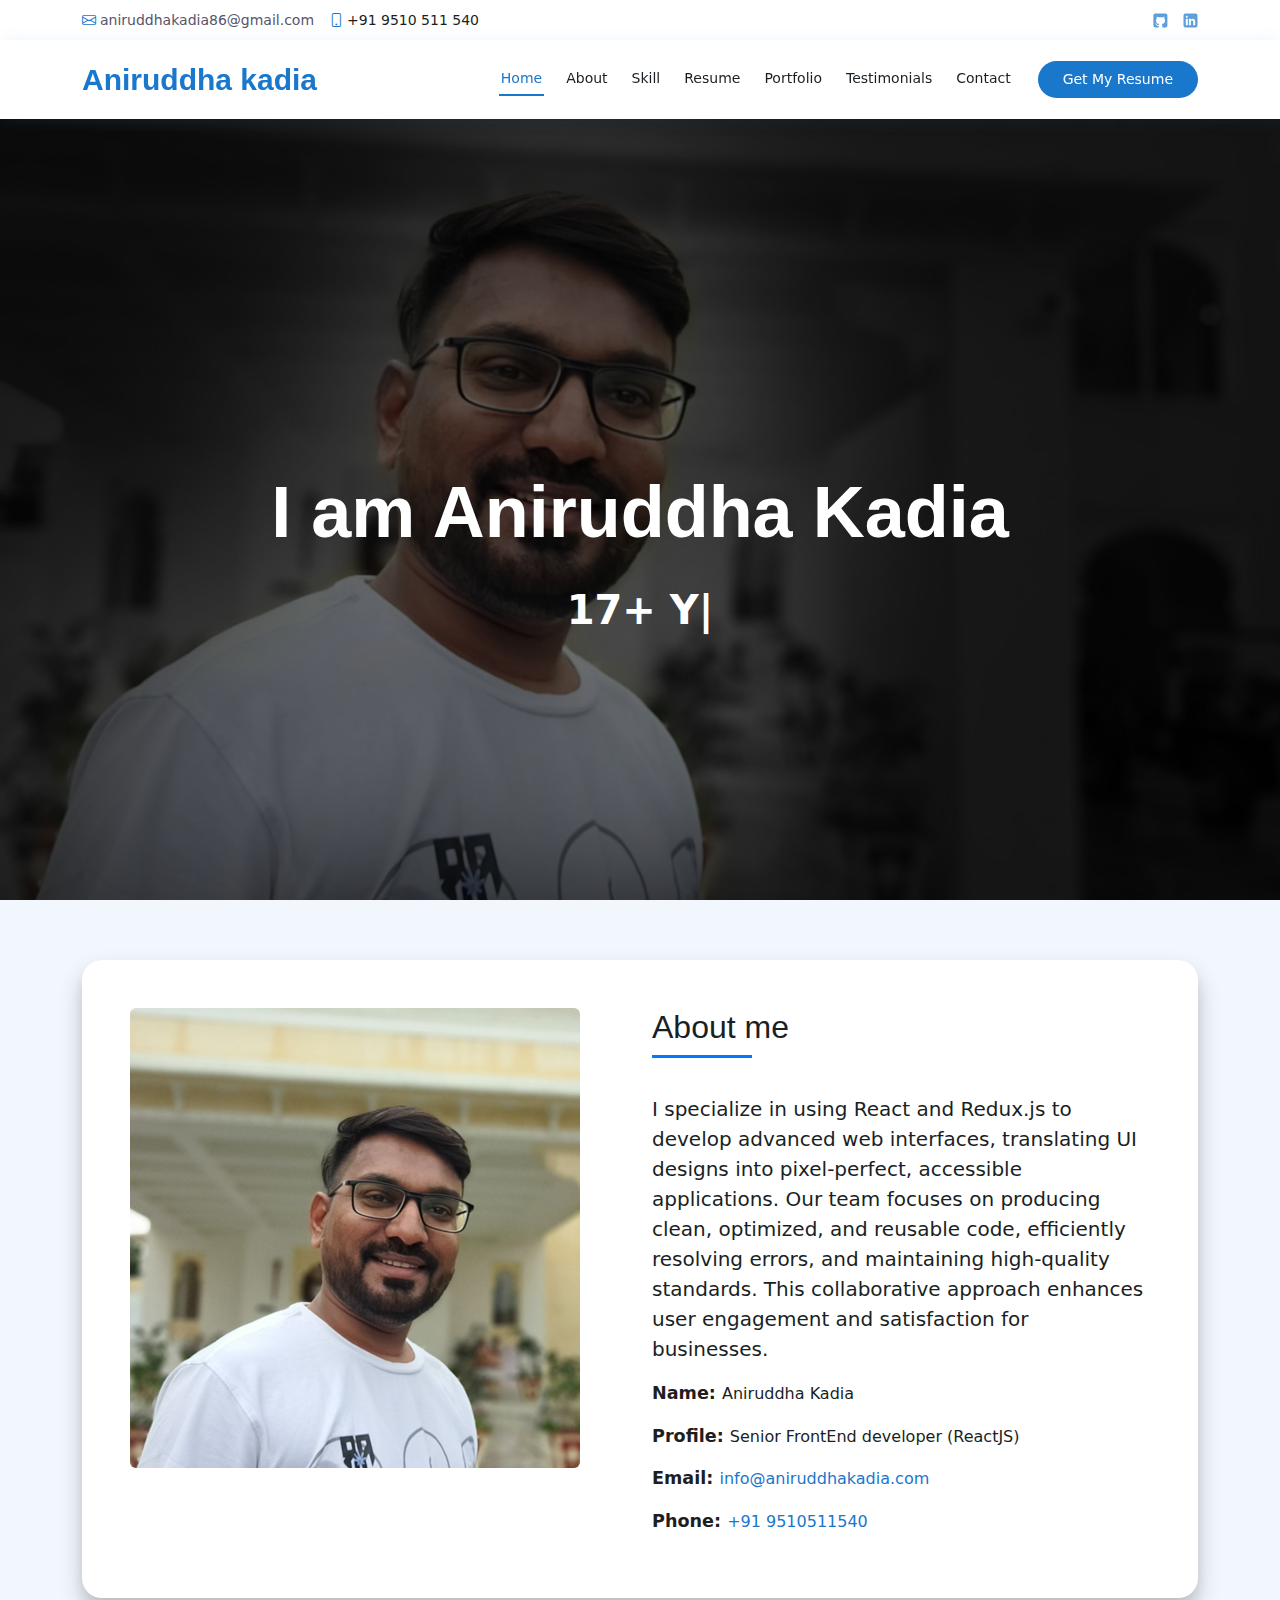
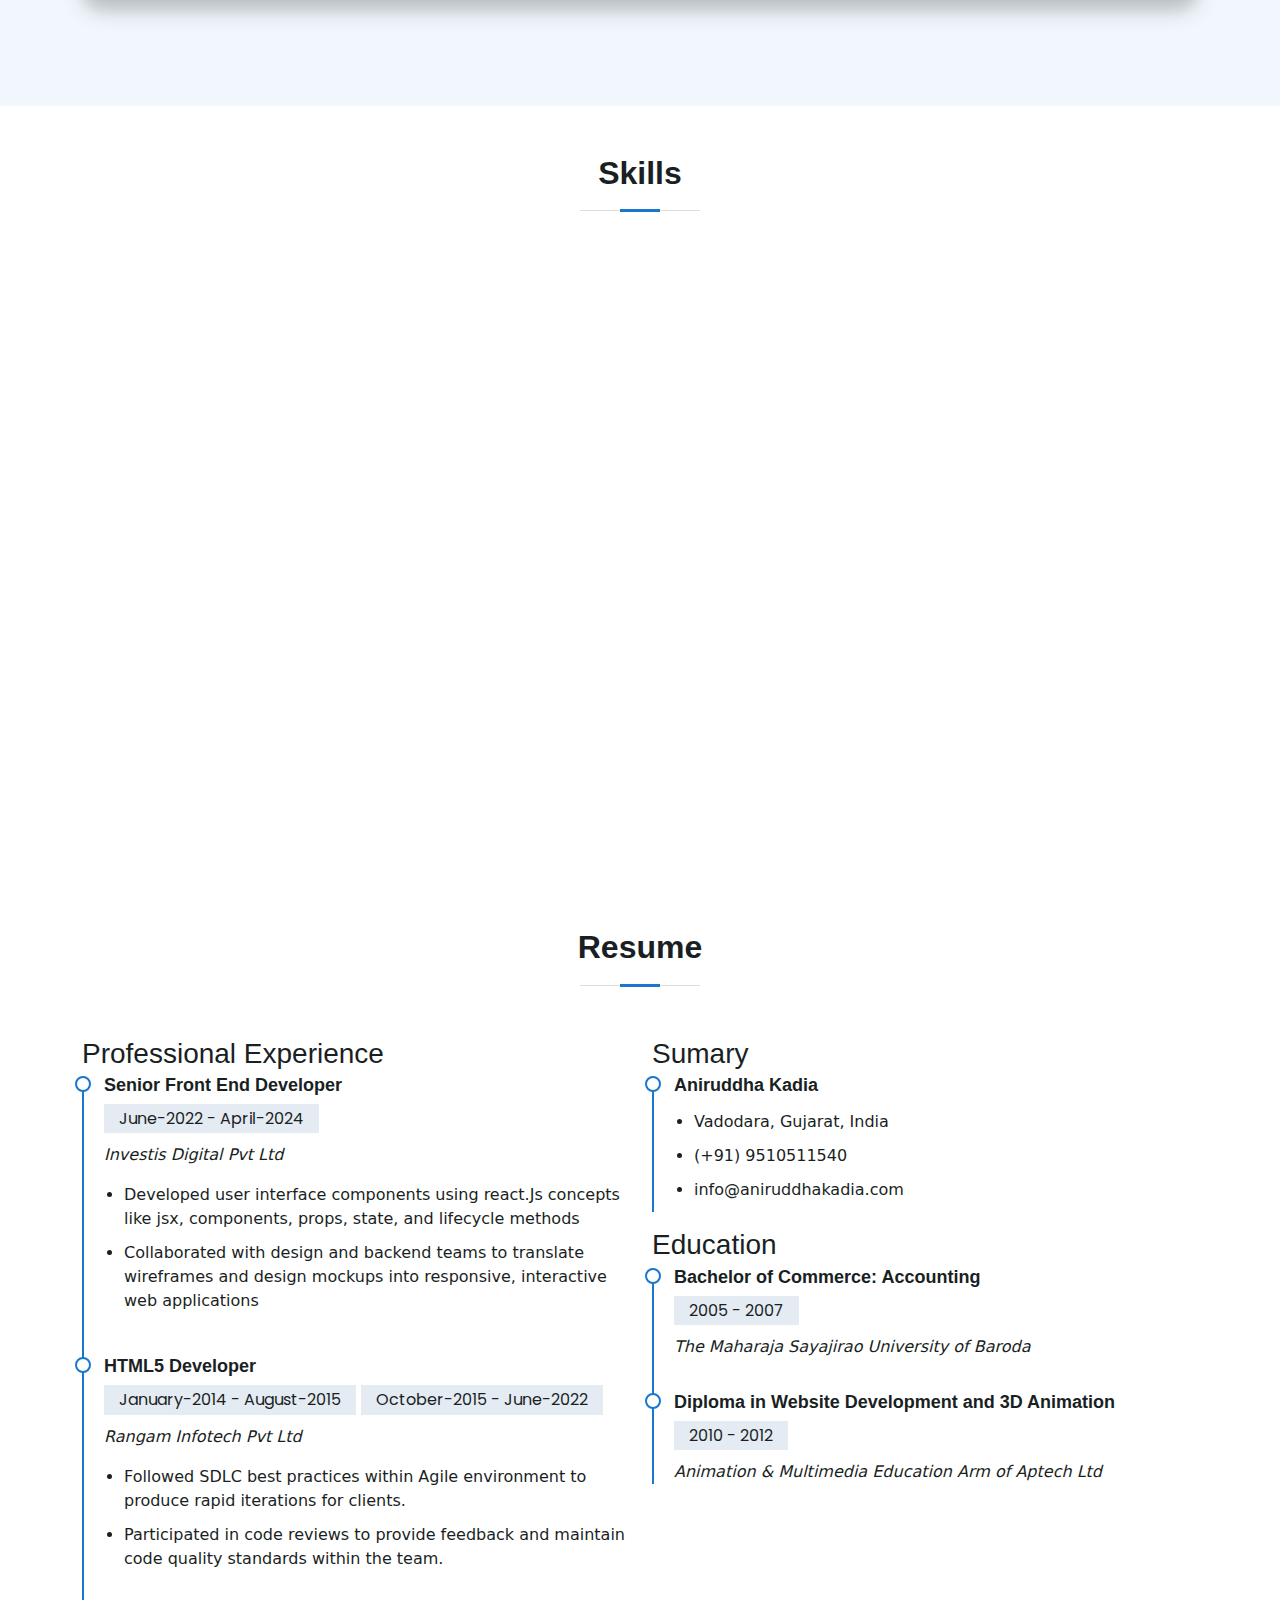
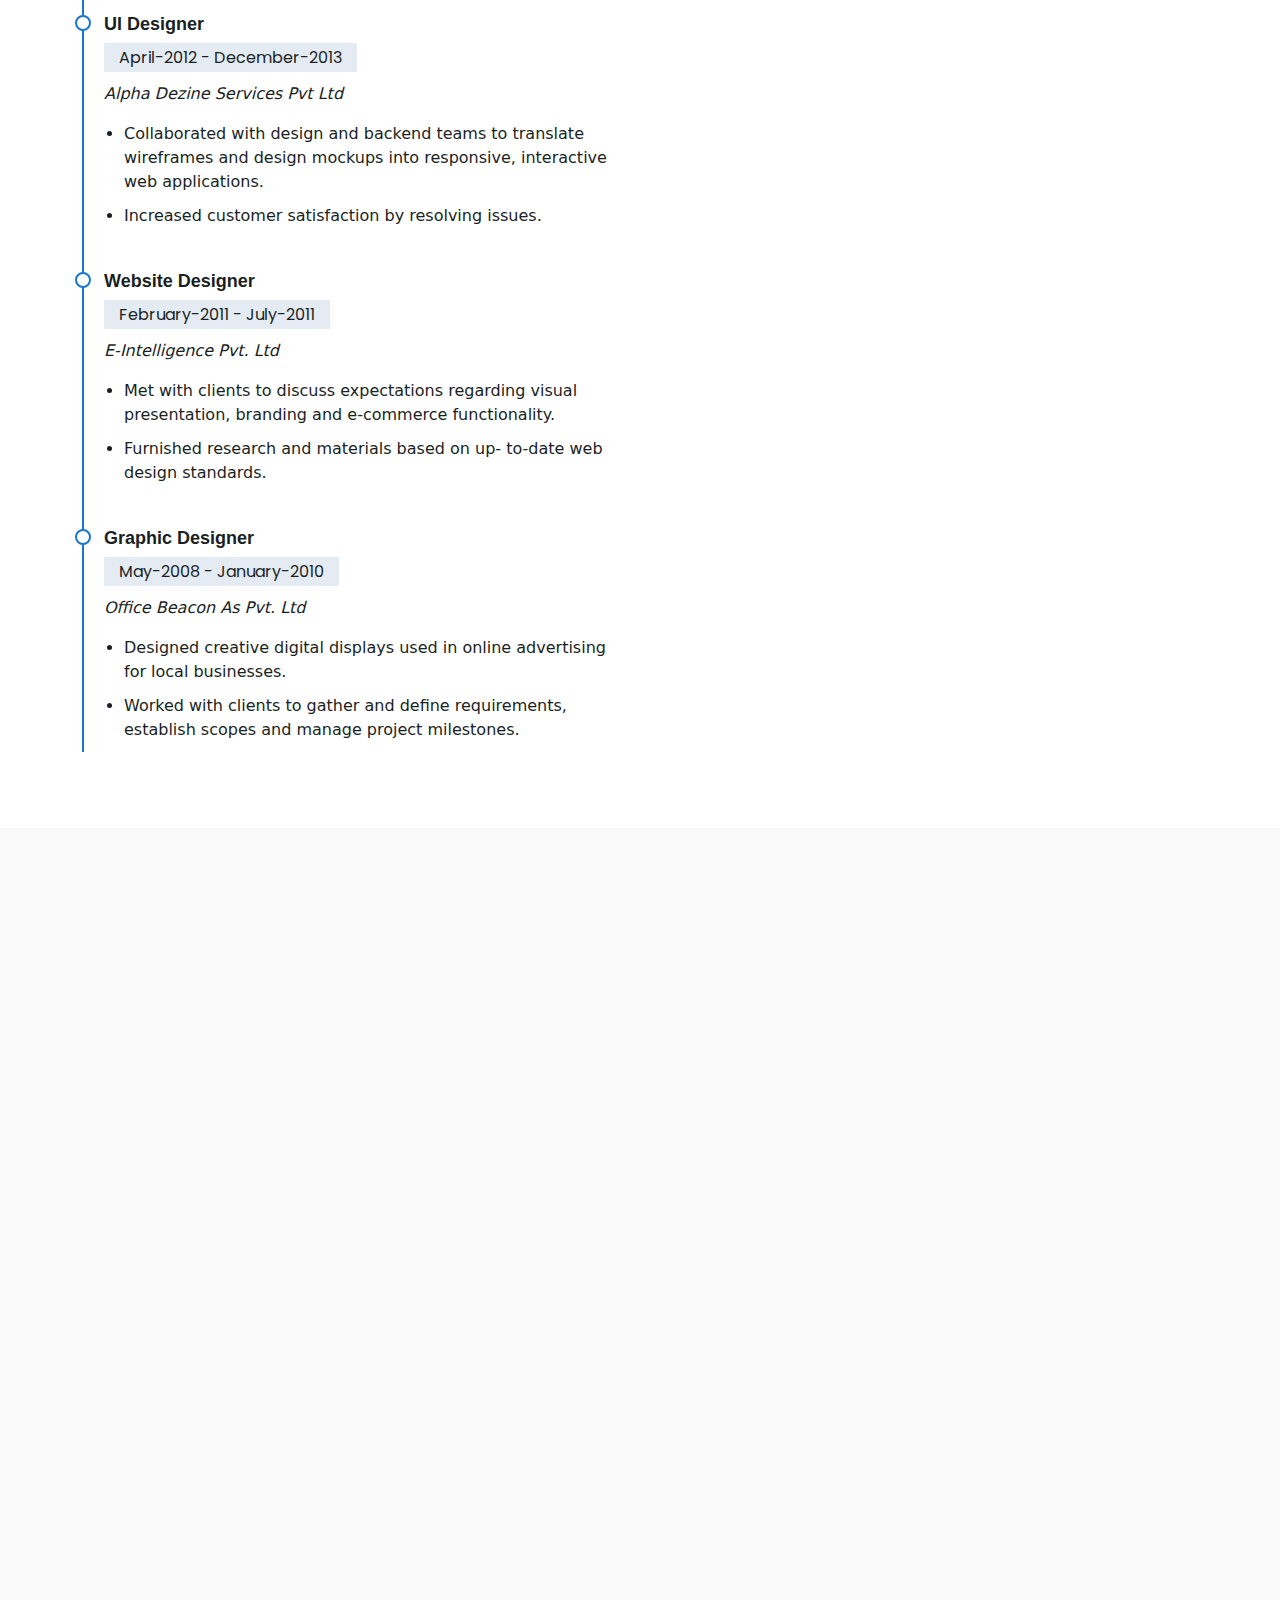
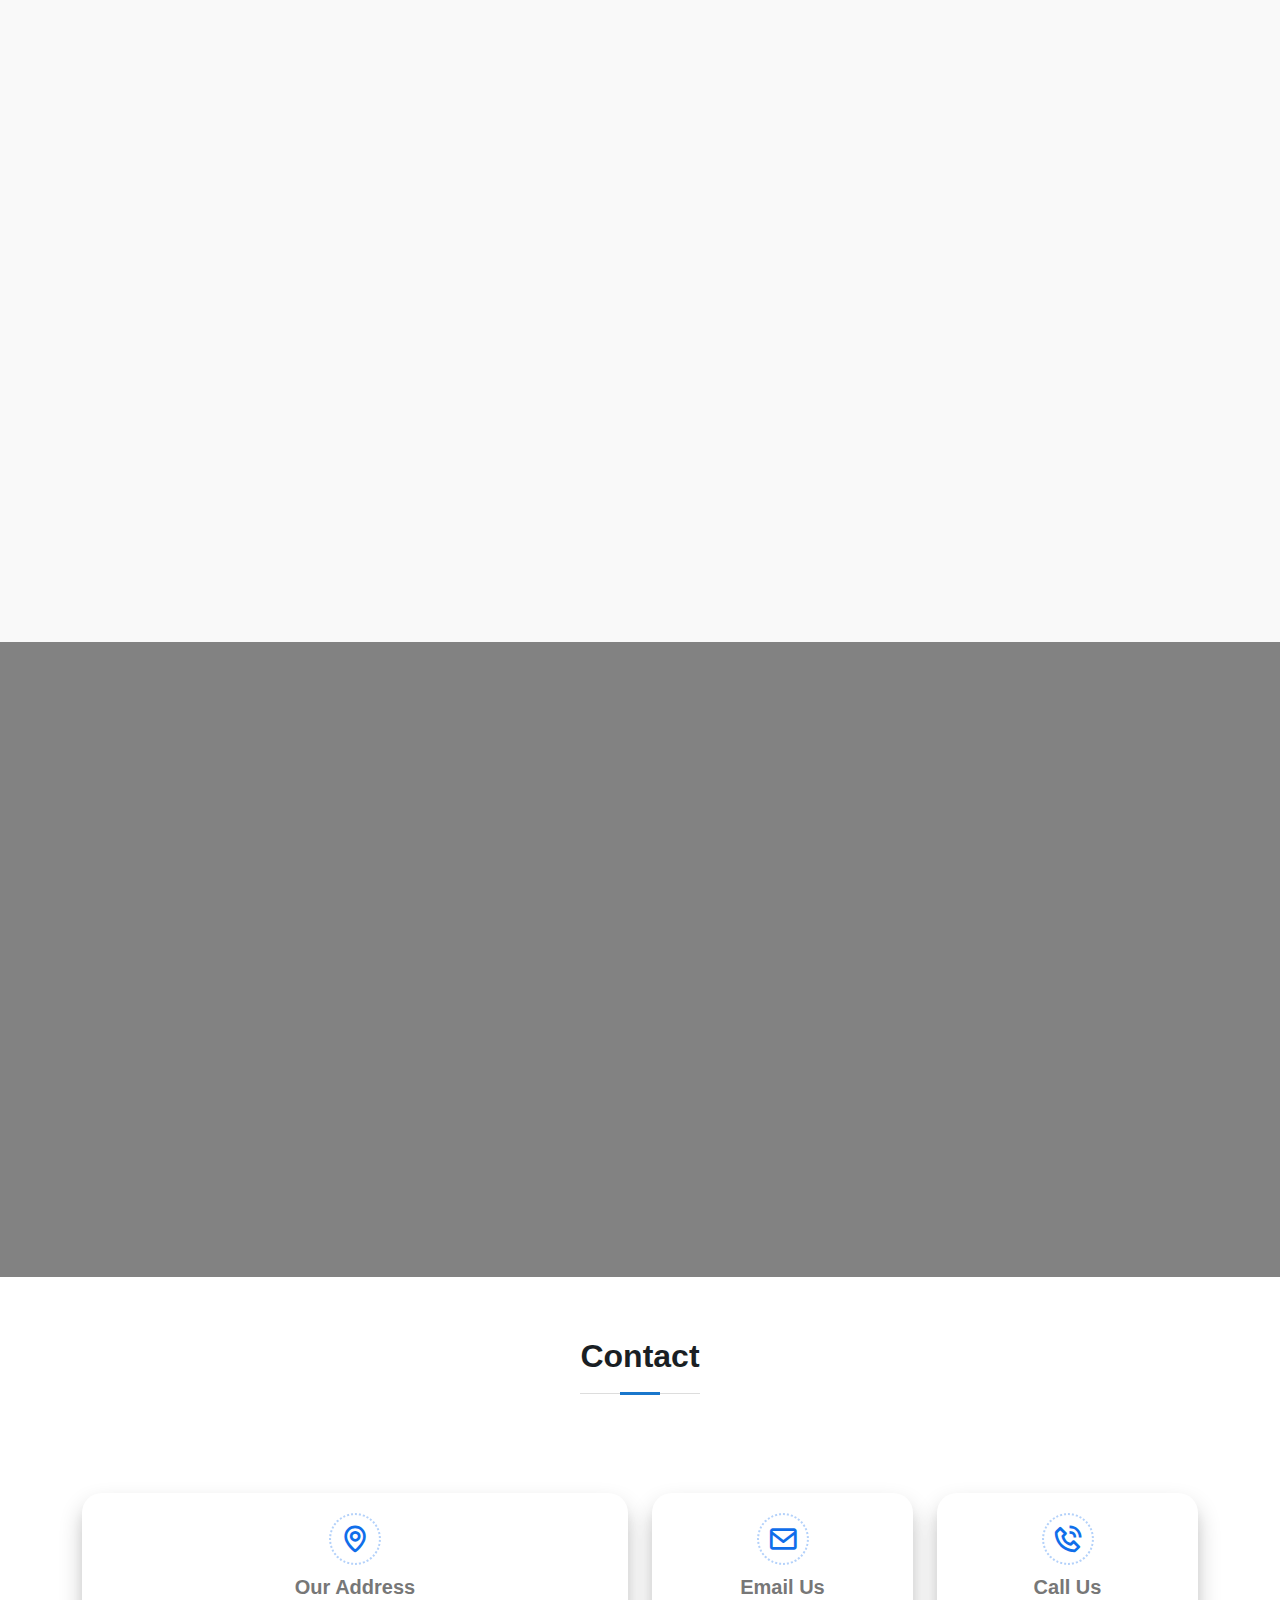
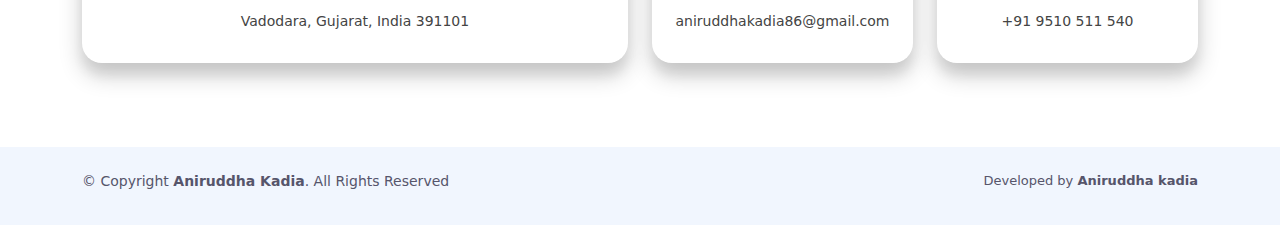
<file: Untitled-1.html>
<!DOCTYPE html>
<html lang="en">

<head>
  <meta charset="utf-8">
  <meta content="width=device-width, initial-scale=1.0" name="viewport">

  <title>Aniruddha Kadia - Senior Frontend Developer</title>
  <meta content="" name="description">
  <meta content="" name="keywords">

  <!-- Favicons -->
  <link href="assets/img/favicon.png" rel="icon">
  <link href="assets/img/apple-touch-icon.png" rel="apple-touch-icon">

  <!-- Google Fonts -->
  <link
    href="https://fonts.googleapis.com/css?family=Open+Sans:300,300i,400,400i,600,600i,700,700i|Raleway:300,300i,400,400i,500,500i,600,600i,700,700i|Poppins:300,300i,400,400i,500,500i,600,600i,700,700i"
    rel="stylesheet">

  <!-- Vendor CSS Files -->
  <link href="assets/vendor/animate.css/animate.min.css" rel="stylesheet">
  <link href="assets/vendor/bootstrap/css/bootstrap.min.css" rel="stylesheet">
  <link href="assets/vendor/bootstrap-icons/bootstrap-icons.css" rel="stylesheet">
  <link href="assets/vendor/aos/aos.css" rel="stylesheet">
  <link href="assets/vendor/boxicons/css/boxicons.min.css" rel="stylesheet">
  <link href="assets/vendor/glightbox/css/glightbox.min.css" rel="stylesheet" />
  <link href="assets/vendor/swiper/swiper-bundle.min.css" rel="stylesheet" />

  <!-- Template Main CSS File -->
  <!-- <link href="assets/css/style.css" rel="stylesheet"> -->

  <!-- Variables CSS Files. Uncomment your preferred color scheme -->
  <link href="assets/css/variables.css" rel="stylesheet">
  <!-- Template Main CSS File -->
  <link href="assets/css/main.css" rel="stylesheet">
  <!-- portfolio CSS -->
  <link href="assets/css/portfolio.css" rel="stylesheet">

  <style>
    .link-white a { color: white; opacity: .7;}

    .link-white a:hover {
      color: white;
      opacity: 1;
    }
  </style>

  <style>
    #thank-you-message {
      display: none;
      color: green;
      font-size: 18px;
      margin-top: 20px;
      text-align: center;
    }
  </style>
  </head>

<body>
  <!-- ======= Top Bar ======= -->
  <div id="topbar" class="d-flex align-items-center fixed-top">
    <div class="container d-flex justify-content-between">
      <div class="contact-info d-flex align-items-center">
        <i class="bi bi-envelope"></i> <a href="mailto:aniruddhakadia86@gmail.com">aniruddhakadia86@gmail.com</a> 
        <i class="bi bi-phone"></i> +91 9510 511 540
      </div>
      <div class="d-none d-lg-flex social-links align-items-center">
        <!-- <a href="#" class="naukri"><img src="assets/img/naukri-icon.svg" alt=""></a> -->
        <a href="https://github.com/aniruddhkadia/" class="github" target="_blank"><img src="assets/img/github-icon.svg" alt=""></a>
        <a href="https://www.linkedin.com/in/aniruddha-kadia/" class="linkedin" target="_blank"><img src="assets/img/linkedin-icon.svg" alt=""></a>
      </div>
    </div>
  </div>

  <!-- ======= Header ======= -->
  <header id="header" class="fixed-top">
    <div class="container d-flex align-items-center">

      <h1 class="logo me-auto"><a href="index.html">Aniruddha kadia</a></h1>
      <!-- Uncomment below if you prefer to use an image logo -->
      <!-- <a href="index.html" class="logo me-auto"><img src="assets/img/logo.png" alt="" class="img-fluid"></a>-->

      <nav id="navbar" class="navbar order-last order-lg-0">
        <ul>

          <li><a class="nav-link scrollto " href="#hero">Home</a></li>
          <li><a class="nav-link scrollto" href="#about">About</a></li>
          <li><a class="nav-link scrollto" href="#services">Skill</a></li>
          <li><a class="nav-link scrollto" href="#resume">Resume</a></li>
          <li><a class="nav-link scrollto" href="#portfolio">Portfolio</a></li>
          <li><a class="nav-link scrollto" href="#testimonials">Testimonials</a></li>
          <li><a class="nav-link scrollto" href="#contact">Contact</a></li>
        </ul>
        <i class="bi bi-list mobile-nav-toggle"></i>
      </nav><!-- .navbar -->

      <a href="assets/resume/aniruddha-kadia-frontend-developer.pdf" target="_blank" class="appointment-btn">
        <span class="d-none d-md-inline">Get My </span>Resume</a>

    </div>
  </header><!-- End Header -->


  <!-- ======= Hero Section ======= -->
  <div id="hero" class="hero route bg-image" style="background-image: url(assets/img/hero-bg.jpg)">
    <div class="overlay-itro"></div>
    <div class="hero-content display-table">
      <div class="table-cell">
        <div class="container">
          <!--<p class="display-6 color-d">Hello, world!</p>-->
          <h1 class="hero-title mb-4">I am Aniruddha Kadia</h1>
          <p class="hero-subtitle">
            <span class="typed" data-typed-items="17+ Years experience in Frontend Development"></span>
          </p>
        </div>
      </div>
    </div>
  </div>
  <!-- End Hero Section -->

  <main id="main">
    <!-- ======= About Section ======= -->
    <section id="about" class="about-mf sect-pt4 route">
      <div class="container">
        <div class="row">
          <div class="col-sm-12">
            <div class="box-shadow-full">
              <div class="row">
                <div class="col-md-6">
                  <div class="about-img">
                    <img src="assets/img/me.jpg" class="img-fluid rounded b-shadow-a" alt="" />
                  </div>
                </div>

                <div class="col-md-6">
                  <div class="about-me pt-4 pt-md-0">
                    <div class="title-box-2">
                      <h5 class="title-left">About me</h5>
                    </div>
                    <p class="lead">
                      I specialize in using React and Redux.js to develop advanced web interfaces, translating UI
                      designs into pixel-perfect, accessible applications. Our team focuses on producing clean,
                      optimized, and reusable code, efficiently resolving errors, and maintaining high-quality
                      standards. This collaborative approach enhances user engagement and satisfaction for businesses.
                    </p>
                    <div class="about-info">
                      <p>
                        <span class="title-s">Name: </span>
                        <span>Aniruddha Kadia</span>
                      </p>
                      <p>
                        <span class="title-s">Profile: </span>
                        <span>Senior FrontEnd developer (ReactJS)</span>
                      </p>
                      <p>
                        <span class="title-s">Email: </span>
                        <span> <a href="mailto:info@aniruddhakadia.com">info@aniruddhakadia.com</a></span>
                      </p>
                      <p>
                        <span class="title-s">Phone: </span>
                        <span><a href="tel:+919510511540">+91 9510511540</a></span>
                      </p>
                    </div>
                  </div>
                </div>
              </div>
            </div>
          </div>
        </div>
      </div>
    </section>
    <!-- End About Section -->

    <!-- ======= Skills Section ======= -->
    <section id="services" class="services-mf pt-5 route">
      <div class="container">
        <div class="row">
          <div class="col-sm-12">
            <div class="section-title">
              <h2>Skills</h2>
            </div>
          </div>
        </div>

        <div class="row">
          <!-- ======= Featured Skills Section ======= -->
          <section id="featured-services" class="featured-services">
            <div class="container">
              <div class="row gy-4">

                <div class="col-xl-3 col-md-6 d-flex" data-aos="zoom-out" data-aos-delay="400">
                  <div class="service-item position-relative">
                    <div class="icon">
                      <img src="assets/img/skill/react.svg" alt="" />
                    </div>
                    <h4>
                      <a href="" class="stretched-link">ReactJs</a>
                    </h4>
                  </div>
                </div>
                <!-- End Service Item -->

                <div class="col-xl-3 col-md-6 d-flex" data-aos="zoom-out">
                  <div class="service-item position-relative">
                    <div class="icon">
                      <img src="assets/img/skill/nextjs.svg" alt="" />
                    </div>
                    <h4><a href="" class="stretched-link">NextJs</a></h4>
                  </div>
                </div>
                <!-- End Service Item -->

                <div class="col-xl-3 col-md-6 d-flex" data-aos="zoom-out" data-aos-delay="200">
                  <div class="service-item position-relative">
                    <div class="icon">
                      <img src="assets/img/skill/typescript.svg" alt="" />
                    </div>
                    <h4>
                      <a href="" class="stretched-link">Typescript</a>
                    </h4>
                  </div>
                </div>
                <!-- End Service Item -->

                <div class="col-xl-3 col-md-6 d-flex" data-aos="zoom-out" data-aos-delay="600">
                  <div class="service-item position-relative">
                    <div class="icon">
                      <img src="assets/img/skill/stripe.svg" alt="" />
                    </div>
                    <h4><a href="" class="stretched-link">Stripe</a></h4>
                  </div>
                </div>
                <!-- End Service Item -->


              </div>

              <div class="row gy-4 mt-3">
                <div class="col-xl-3 col-md-6 d-flex" data-aos="zoom-out">
                  <div class="service-item position-relative">
                    <div class="icon">
                      <img src="assets/img/skill/html.svg" alt="" />
                    </div>
                    <h4><a href="" class="stretched-link">HTML</a></h4>
                  </div>
                </div>
                <!-- End Service Item -->

                <div class="col-xl-3 col-md-6 d-flex" data-aos="zoom-out" data-aos-delay="200">
                  <div class="service-item position-relative">
                    <div class="icon">
                      <img src="assets/img/skill/css.svg" alt="" />
                    </div>
                    <h4>
                      <a href="" class="stretched-link">CSS</a>
                    </h4>
                  </div>
                </div>
                <!-- End Service Item -->

                <div class="col-xl-3 col-md-6 d-flex" data-aos="zoom-out" data-aos-delay="400">
                  <div class="service-item position-relative">
                    <div class="icon">
                      <img src="assets/img/skill/bootstrap.svg" alt="" />
                    </div>
                    <h4>
                      <a href="" class="stretched-link">Bootstrap</a>
                    </h4>
                  </div>
                </div>
                <!-- End Service Item -->
                <div class="col-xl-3 col-md-6 d-flex" data-aos="zoom-out" data-aos-delay="600">
                  <div class="service-item position-relative">
                    <div class="icon">
                      <img src="assets/img/skill/tailwind.svg" alt="" />
                    </div>
                    <h4><a href="" class="stretched-link">Tailwind</a></h4>
                  </div>
                </div>
                <!-- End Service Item -->

              </div>
            </div>
          </section>
          <!-- End Featured Services Section -->
        </div>
      </div>
    </section>
    <!-- End Services Section -->

    <!-- ======= Resume Section ======= -->
    <section id="resume" class="resume section-bg">
      <div class="container">
        <div class="section-title">
          <h2>Resume</h2>
        </div>
        <div class="row">
          <div class="col-lg-6">
            <h3 class="resume-title">Professional Experience</h3>
            <div class="resume-item">
              <h4>Senior Front End Developer</h4>
              <h5>June-2022 - April-2024</h5>
              <p><em>Investis Digital Pvt Ltd</em></p>
              <p>
              <ul>
                <li>Developed user interface components using react.Js concepts like jsx, components, props, state, and
                  lifecycle methods</li>
                <li>Collaborated with design and backend teams to translate wireframes and design mockups into
                  responsive, interactive web applications</li>
              </ul>
              </p>
            </div>
            <div class="resume-item">
              <h4>HTML5 Developer</h4>
              <h5>January-2014 - August-2015</h5>
              <h5>October-2015 - June-2022</h5>
              <p><em>Rangam Infotech Pvt Ltd</em></p>
              <p>
              <ul>
                <li>Followed SDLC best practices within Agile environment to produce rapid iterations for clients.</li>
                <li>Participated in code reviews to provide feedback and maintain code quality standards within the
                  team.</li>
              </ul>
              </p>
            </div>

            <div class="resume-item">
              <h4>UI Designer</h4>
              <h5>April-2012 - December-2013</h5>
              <p><em>Alpha Dezine Services Pvt Ltd</em></p>
              <p>
              <ul>
                <li>Collaborated with design and backend teams to translate wireframes and design mockups into
                  responsive, interactive web applications.</li>
                <li>Increased customer satisfaction by resolving issues.</li>
              </ul>
              </p>
            </div>

            <div class="resume-item">
              <h4>Website Designer</h4>
              <h5>February-2011 - July-2011</h5>
              <p><em>E-Intelligence Pvt. Ltd</em></p>
              <p>
              <ul>
                <li>Met with clients to discuss expectations regarding visual presentation, branding and e-commerce
                  functionality.</li>
                <li>Furnished research and materials based on up- to-date web design standards.</li>
              </ul>
              </p>
            </div>

            <div class="resume-item">
              <h4>Graphic Designer</h4>
              <h5>May-2008 - January-2010</h5>
              <p><em>Office Beacon As Pvt. Ltd</em></p>
              <p>
              <ul>
                <li>Designed creative digital displays used in online advertising for local businesses.</li>
                <li>Worked with clients to gather and define requirements, establish scopes and manage project
                  milestones.</li>
              </ul>
              </p>
            </div>
          </div>

          <div class="col-lg-6">
            <h3 class="resume-title">Sumary</h3>
            <div class="resume-item pb-0">
              <h4>Aniruddha Kadia</h4>
              <p>
              <ul>
                <li>Vadodara, Gujarat, India</li>
                <li>(+91) 9510511540</li>
                <li>info@aniruddhakadia.com</li>
              </ul>
              </p>
            </div>

            <h3 class="resume-title">Education</h3>
            <div class="resume-item">
              <h4>Bachelor of Commerce: Accounting</h4>
              <h5>2005 - 2007</h5>
              <p><em>The Maharaja Sayajirao University of Baroda</em></p>
            </div>
            <div class="resume-item">
              <h4>Diploma in Website Development and 3D Animation</h4>
              <h5>2010 - 2012</h5>
              <p><em>Animation & Multimedia Education Arm of Aptech Ltd</em></p>
            </div>
          </div>
        </div>
      </div>
    </section><!-- End Resume Section -->


    <!-- ======= My Portfolio Section ======= -->
    <section id="portfolio" class="portfolio section light-background">
      <div class="container" data-aos="fade-up">
        <div class="section-title">
          <h2>My Portfolio</h2>
        </div>
      </div>


      <div class="container">

        <div class="isotope-layout" data-default-filter="*" data-layout="masonry" data-sort="original-order">

          <ul class="portfolio-filters isotope-filters" data-aos="fade-up" data-aos-delay="100">
            <li data-filter="*" class="filter-active">All</li>
            <li data-filter=".filter-web">Website</li>
            <li data-filter=".filter-product">Product</li>
          </ul><!-- End Portfolio Filters -->

          <div class="row gy-4 isotope-container" data-aos="fade-up" data-aos-delay="200">

             <div class="col-lg-4 col-md-6 portfolio-item isotope-item filter-web">
              <img src="assets/img/portfolio/web-5.jpg" class="img-fluid box-shadow" alt="">
              <div class="portfolio-info">
                <h4>Omnicore Tech Consultants</h4>
                <p><b>Key Skills:</b> HTML, CSS, JavaScript, Php, Bootstrap</p>
                <a href="assets/img/portfolio/omnicore-tech-consultant.jpg" title="Omnicore Tech Consultants"
                  data-gallery="portfolio-gallery-branding" class="glightbox preview-link"><i
                    class="bi bi-zoom-in"></i></a>
                <a href="https://otclorne.com.au" title="More Details" class="details-link" target="_blank"><i
                    class="bi bi-link-45deg"></i></a>
              </div>
            </div><!-- End Portfolio Item -->

            <div class="col-lg-4 col-md-6 portfolio-item isotope-item filter-web">
              <img src="assets/img/portfolio/web-6.jpg" class="img-fluid box-shadow" alt="">
              <div class="portfolio-info">
                <h4>Neeva Infotech Pty Ltd</h4>
                <p><b>Key Skills:</b> HTML, CSS, JavaScript, Php, Bootstrap</p>
                <a href="assets/img/portfolio/neeva-infotech.jpg" title="Neeva Infotech Pty Ltd"
                  data-gallery="portfolio-gallery-book" class="glightbox preview-link"><i class="bi bi-zoom-in"></i></a>
                <a href="https://neevainfotech.com" title="More Details" class="details-link" target="_blank"><i
                    class="bi bi-link-45deg"></i></a>
              </div>
            </div><!-- End Portfolio Item -->

            <div class="col-lg-4 col-md-6 portfolio-item isotope-item filter-web">
              <img src="assets/img/portfolio/web-8.jpg" class="img-fluid box-shadow" alt="">
              <div class="portfolio-info">
                <h4>Delta Infosys</h4>
                <p><b>Key Skills:</b> HTML, CSS, JavaScript, Php, Bootstrap</p>
                <a href="assets/img/portfolio/delta-infosys.jpg" title="Delta Infosys"
                  data-gallery="portfolio-gallery-product" class="glightbox preview-link"><i
                    class="bi bi-zoom-in"></i></a>
                <a href="https://deltainfosys.org" title="More Details" class="details-link" target="_blank"><i
                    class="bi bi-link-45deg"></i></a>
              </div>
            </div><!-- End Portfolio Item -->

             <div class="col-lg-4 col-md-6 portfolio-item isotope-item filter-web">
              <img src="assets/img/portfolio/web-4.jpg" class="img-fluid box-shadow" alt="">
              <div class="portfolio-info">
                <h4>Strategic Infotech</h4>
                <p><b>Key Skills:</b> HTML, CSS, JavaScript, Php, Bootstrap</p>
                <a href="assets/img/portfolio/strategic-infotech.jpg" title="Strategic Infotech"
                  data-gallery="portfolio-gallery-product" class="glightbox preview-link"><i
                    class="bi bi-zoom-in"></i></a>
                <a href="https://strategicinfotech.com.au" title="More Details" class="details-link" target="_blank"><i
                    class="bi bi-link-45deg"></i></a>
              </div>
            </div><!-- End Portfolio Item -->

            <div class="col-lg-4 col-md-6 portfolio-item isotope-item filter-product">
              <img src="assets/img/portfolio/product-1.jpg" class="img-fluid box-shadow" alt="">
              <div class="portfolio-info">
                <h4>Credentialing Spectrum</h4>
                <p><b>Key Skills:</b> AngularJs, .net WebApi, HTML, CSS, Bootstrap</p>
                <a href="assets/img/portfolio/credentialing-spectrum.jpg" title="Credentialing Spectrum"
                  data-gallery="portfolio-gallery-product" class="glightbox preview-link"><i
                    class="bi bi-zoom-in"></i></a>
                <a href="https://newui.credentialingspectrum.com" title="More Details" class="details-link" target="_blank"><i
                    class="bi bi-link-45deg"></i></a>
              </div>
            </div><!-- End Portfolio Item -->

             <div class="col-lg-4 col-md-6 portfolio-item isotope-item filter-web">
              <img src="assets/img/portfolio/web-3.jpg" class="img-fluid box-shadow" alt="">
              <div class="portfolio-info">
                <h4>VA Technology</h4>
                <p><b>Key Skills:</b> HTML, CSS, JavaScript, Php, Bootstrap</p>
                <a href="assets/img/portfolio/va-technology.jpg" title="VA Technology"
                  data-gallery="portfolio-gallery-app" class="glightbox preview-link"><i class="bi bi-zoom-in"></i></a>
                <!-- <a href="portfolio-details.html" title="More Details" class="details-link"><i class="bi bi-link-45deg"></i></a> -->
              </div>
            </div><!-- End Portfolio Item -->

             <div class="col-lg-4 col-md-6 portfolio-item isotope-item filter-product">
              <img src="assets/img/portfolio/product-2.jpg" class="img-fluid box-shadow" alt="">
              <div class="portfolio-info">
                <h4>Access Hub</h4>
                <p><b>Key Skills:</b> AngularJs, .Net Web API, HTML, CSS, Bootstrap</p>
                <a href="assets/img/portfolio/acess-hub.jpg" title="Access Hub" data-gallery="portfolio-gallery-book"
                  class="glightbox preview-link"><i class="bi bi-zoom-in"></i></a>
                <!-- <a href="portfolio-details.html" title="More Details" class="details-link"><i class="bi bi-link-45deg"></i></a> -->
              </div>
            </div><!-- End Portfolio Item -->

            <div class="col-lg-4 col-md-6 portfolio-item isotope-item filter-web">
              <img src="assets/img/portfolio/web-1.jpg" class="img-fluid box-shadow" alt="">
              <div class="portfolio-info">
                <h4>M M and Sons High School</h4>
                <p><b>Key Skills:</b> HTML, CSS, JavaScript, Php, Bootstrap</p>
                <a href="assets/img/portfolio/mm-and-sons-high-school.jpg" title="M M and Sons High School"
                  data-gallery="portfolio-gallery-app" class="glightbox preview-link"><i class="bi bi-zoom-in"></i></a>
                <!-- <a href="portfolio-details.html" title="More Details" class="details-link"><i
                    class="bi bi-link-45deg"></i></a> -->
              </div>
            </div><!-- End Portfolio Item -->            

            <div class="col-lg-4 col-md-6 portfolio-item isotope-item filter-web">
              <img src="assets/img/portfolio/web-2.jpg" class="img-fluid box-shadow" alt="">
              <div class="portfolio-info">
                <h4>VLS Fibre Industrial Lining</h4>
                <p><b>Key Skills:</b> HTML, CSS, JavaScript, Php, Bootstrap</p>
                <a href="assets/img/portfolio/vls-fibre-lining.jpg" title="VLS Fibre Industrial Lining"
                  data-gallery="portfolio-gallery-branding" class="glightbox preview-link">
                  <i class="bi bi-zoom-in"></i></a>
                <!-- <a href="portfolio-details.html" title="More Details" class="details-link"><i class="bi bi-link-45deg"></i></a> -->
              </div>
            </div><!-- End Portfolio Item -->  

            <div class="col-lg-4 col-md-6 portfolio-item isotope-item filter-web">
              <img src="assets/img/portfolio/web-7.jpg" class="img-fluid box-shadow" alt="">
              <div class="portfolio-info">
                <h4>Kiaan Digital</h4>
                <p><b>Key Skills:</b> HTML, CSS, JavaScript, Php, Bootstrap</p>
                <a href="assets/img/portfolio/kiaan-digital.jpg" title="Kiaan Digital"
                  data-gallery="portfolio-gallery-app" class="glightbox preview-link"><i class="bi bi-zoom-in"></i></a>
                <!-- <a href="portfolio-details.html" title="More Details" class="details-link" target="_blank"><i
                    class="bi bi-link-45deg"></i></a> -->
              </div>
            </div><!-- End Portfolio Item -->  
          </div><!-- End Portfolio Container -->
        </div>
      </div>
    </section>
    <!-- End My Portfolio Section -->

    <!-- ======= Testimonials Section ======= -->
    <div id="testimonials" class="testimonials paralax-mf bg-image"
      style="background-image: url(assets/img/testimonials-bg.jpg)">
      <div class="overlay-mf"></div>
      <div class="container">
        <div class="row">
          <div class="col-md-12">
            <div class="testimonials-slider swiper" data-aos="fade-up" data-aos-delay="100">
              <div class="swiper-wrapper">

                <div class="swiper-slide">
                  <div class="testimonial-box">
                    <div class="author-test">
                      <img src="assets/img/testimonial-1.jpg" alt="" class="rounded-circle b-shadow-a" />
                      <span class="author">Vilish Patel <br />
                        <span class="desig">Australia</span>
                    </div>
                    <div class="content-test">
                      <p class="description lead">
                        Working with Aniruddha was a game-changer for our online presence. Their expertise in website
                        development transformed our outdated site into a sleek, user-friendly platform that perfectly
                        reflects our brand. The
                        Aniruddha's professionalism and dedication to our project were unmatched. Highly recommended!
                        <br />
                        <span class="link-white"><a href="https://neevainfotech.com/"
                            target="_blank">www.neevainfotech.com</a></span>
                      </p>
                    </div>
                  </div>
                </div>
                <!-- End testimonial item -->

                <div class="swiper-slide">
                  <div class="testimonial-box">
                    <div class="author-test">
                      <img src="assets/img/testimonial-2.jpg" alt="" class="rounded-circle b-shadow-a" />
                      <span class="author">Bharat Patel <br> <span class="desig">Anand, Gujarat, India</span></span>
                    </div>
                    <div class="content-test">
                      <p class="description lead">
                        Aniruddha's dedication and efficiency in creating a stellar website for our school in Anand
                        truly set him apart. His professionalism and pleasant demeanor made the entire process a breeze.
                        We are immensely grateful for his outstanding work and highly recommend him for any website
                        development project.<br />
                        <span class="link-white"><a href="#" target="_blank">www.mmandsonshighschool.in</a></span>
                      </p>
                    </div>
                  </div>
                </div>
                <!-- End testimonial item -->

                 <div class="swiper-slide">
                  <div class="testimonial-box">
                    <div class="author-test">
                      <img src="assets/img/testimonial-3.jpg" alt="" class="rounded-circle b-shadow-a" />
                      <span class="author">Mayur Patel <br> <span class="desig">Lorne, VIC, Australia</span></span>
                    </div>
                    <div class="content-test">
                      <p class="description lead">
                        Aniruddha Kadia did an excellent job developing my company websites — Strategic Infotech and Omnicore Tech Consultants. 
                        He delivered high-quality work on time and at a very reasonable price. 
                        Highly recommended for his professionalism and expertise.<br />
                        <span class="link-white"><a href="https://otclorne.com.au/" target="_blank">Omnicore Tech Consultants</a></span>
                      </p>
                    </div>
                  </div>
                </div>
                <!-- End testimonial item -->

                  <div class="swiper-slide">
                  <div class="testimonial-box">
                    <div class="author-test">
                      <img src="assets/img/testimonial-5.jpg" alt="" class="rounded-circle b-shadow-a" />
                      <span class="author">Mr. V. Lourdusamy<br> <span class="desig">India</span></span>
                    </div>
                    <div class="content-test">
                      <p class="description lead">
                     Aniruddha Kadia did an outstanding job designing and developing our company website, VLS Fibre Industrial Lining. 
                     His attention to detail, creativity, and timely delivery made the entire process smooth and professional. 
                     I’m very pleased with the result.<br />                     
                      <span class="link-white"><a href="#" target="_blank">VLS Fibre Industrial Lining</a></span>
                      </p>
                    </div>
                  </div>
                </div>
                <!-- End testimonial item -->

                 <div class="swiper-slide">
                  <div class="testimonial-box">
                    <div class="author-test">
                      <img src="assets/img/testimonial-4.jpg" alt="" class="rounded-circle b-shadow-a" />
                      <span class="author">Mansi Kothari<br> <span class="desig">Australia</span></span>
                    </div>
                    <div class="content-test">
                      <p class="description lead">
                       Aniruddha Kadia developed our company website, Delta Infosys, with great attention to detail and creativity. 
                       He delivered everything on time, and the final result exceeded our expectations. 
                       Highly recommended for his expertise and dedication.<br />                     
                      <span class="link-white"><a href="https://strategicinfotech.com.au/" target="_blank">Strategic Infotech Pty Ltd</a></span>
                      </p>
                    </div>
                  </div>
                </div>
                <!-- End testimonial item -->

                  <div class="swiper-slide">
                  <div class="testimonial-box">
                    <div class="author-test">
                      <img src="assets/img/testimonial-6.jpg" alt="" class="rounded-circle b-shadow-a" />
                      <span class="author">Mehulkumar Patel<br> <span class="desig">Australia</span></span>
                    </div>
                    <div class="content-test">
                      <p class="description lead">
                      It was a pleasure working with Aniruddha Kadia on our website project. He created a modern, responsive, 
                      and user-friendly site that perfectly matched our vision. 
                      His professionalism and timely delivery truly impressed us.<br />                     
                      <span class="link-white"><a href="https://deltainfosys.org/" target="_blank">Delta Infosys</a></span>
                      </p>
                    </div>
                  </div>
                </div>
                <!-- End testimonial item -->


                


              </div>
              <div class="swiper-pagination"></div>
            </div>

            <!-- <div id="testimonial-mf" class="owl-carousel owl-theme">
            
          </div> -->
          </div>
        </div>
      </div>
    </div>
    <!-- End Testimonials Section -->



    <!-- ======= Contact Section ======= -->
    <section id="contact" class="contact">

      <div class="container">
        <div class="section-title">
          <h2>Contact</h2>
        </div>
      </div>

      <div class="container-fluid">

      </div>

      <div class="container">

        <div class="row  mt-5 aos-init aos-animate" data-aos="fade-up" data-aos-delay="100">
          <div class="col-lg-6">
            <div class="info-box mb-4">
              <i class="bx bx-map"></i>
              <h3>Our Address</h3>
              <p>Vadodara, Gujarat, India 391101</p>
            </div>
          </div>
          <div class="col-lg-3 col-md-6">
            <div class="info-box  mb-4">
              <i class="bx bx-envelope"></i>
              <h3>Email Us</h3>
              <p>aniruddhakadia86@gmail.com</p>
            </div>
          </div>
          <div class="col-lg-3 col-md-6">
            <div class="info-box  mb-4">
              <i class="bx bx-phone-call"></i>
              <h3>Call Us</h3>
              <p>+91 9510 511 540</p>
            </div>
          </div>
        </div>
      </div>

    </section><!-- End Contact Section -->
  </main><!-- End #main -->

  <!-- ======= Footer ======= -->
  <footer id="footer">
    <div class="container py-4">
      <div class="copyright">
        &copy; Copyright <strong><span>Aniruddha Kadia</span></strong>. All Rights Reserved
      </div>
      <div class="credits">Developed by <b>Aniruddha kadia</b></div>
    </div>
  </footer>
  <!-- End  Footer -->

  <div id="preloader"></div>
  <a href="#" class="back-to-top d-flex align-items-center justify-content-center">
    <i class="bi bi-arrow-up-short"></i>
  </a>

  <!-- Vendor JS Files -->
  <script src="assets/vendor/purecounter/purecounter_vanilla.js"></script>
  <script src="assets/vendor/typed.js/typed.umd.js"></script>
  <script src="assets/vendor/bootstrap/js/bootstrap.bundle.min.js"></script>
  <script src="assets/vendor/aos/aos.js"></script>
  <script src="assets/vendor/glightbox/js/glightbox.min.js"></script>
  <script src="assets/vendor/imagesloaded/imagesloaded.pkgd.min.js"></script>
  <script src="assets/vendor/isotope-layout/isotope.pkgd.min.js"></script>
  <script src="assets/vendor/swiper/swiper-bundle.min.js"></script>

  <!-- Template Main JS File -->
  <script src="assets/js/main.js"></script>

  <script>
    document.getElementById('contactForm').addEventListener('submit', function (event) {
      event.preventDefault();
      var form = event.target;
      var formData = new FormData(form);

      fetch(form.action, {
        method: form.method,
        body: formData,
      }).then(function (response) {
        return response.text();
      }).then(function (text) {
        if (text === 'success') {
          form.reset();
          document.getElementById('thank-you-message').style.display = 'block';
        }
      }).catch(function (error) {
        console.error('Error:', error);
      });
    });
  </script>

</body>

</html>
</file>
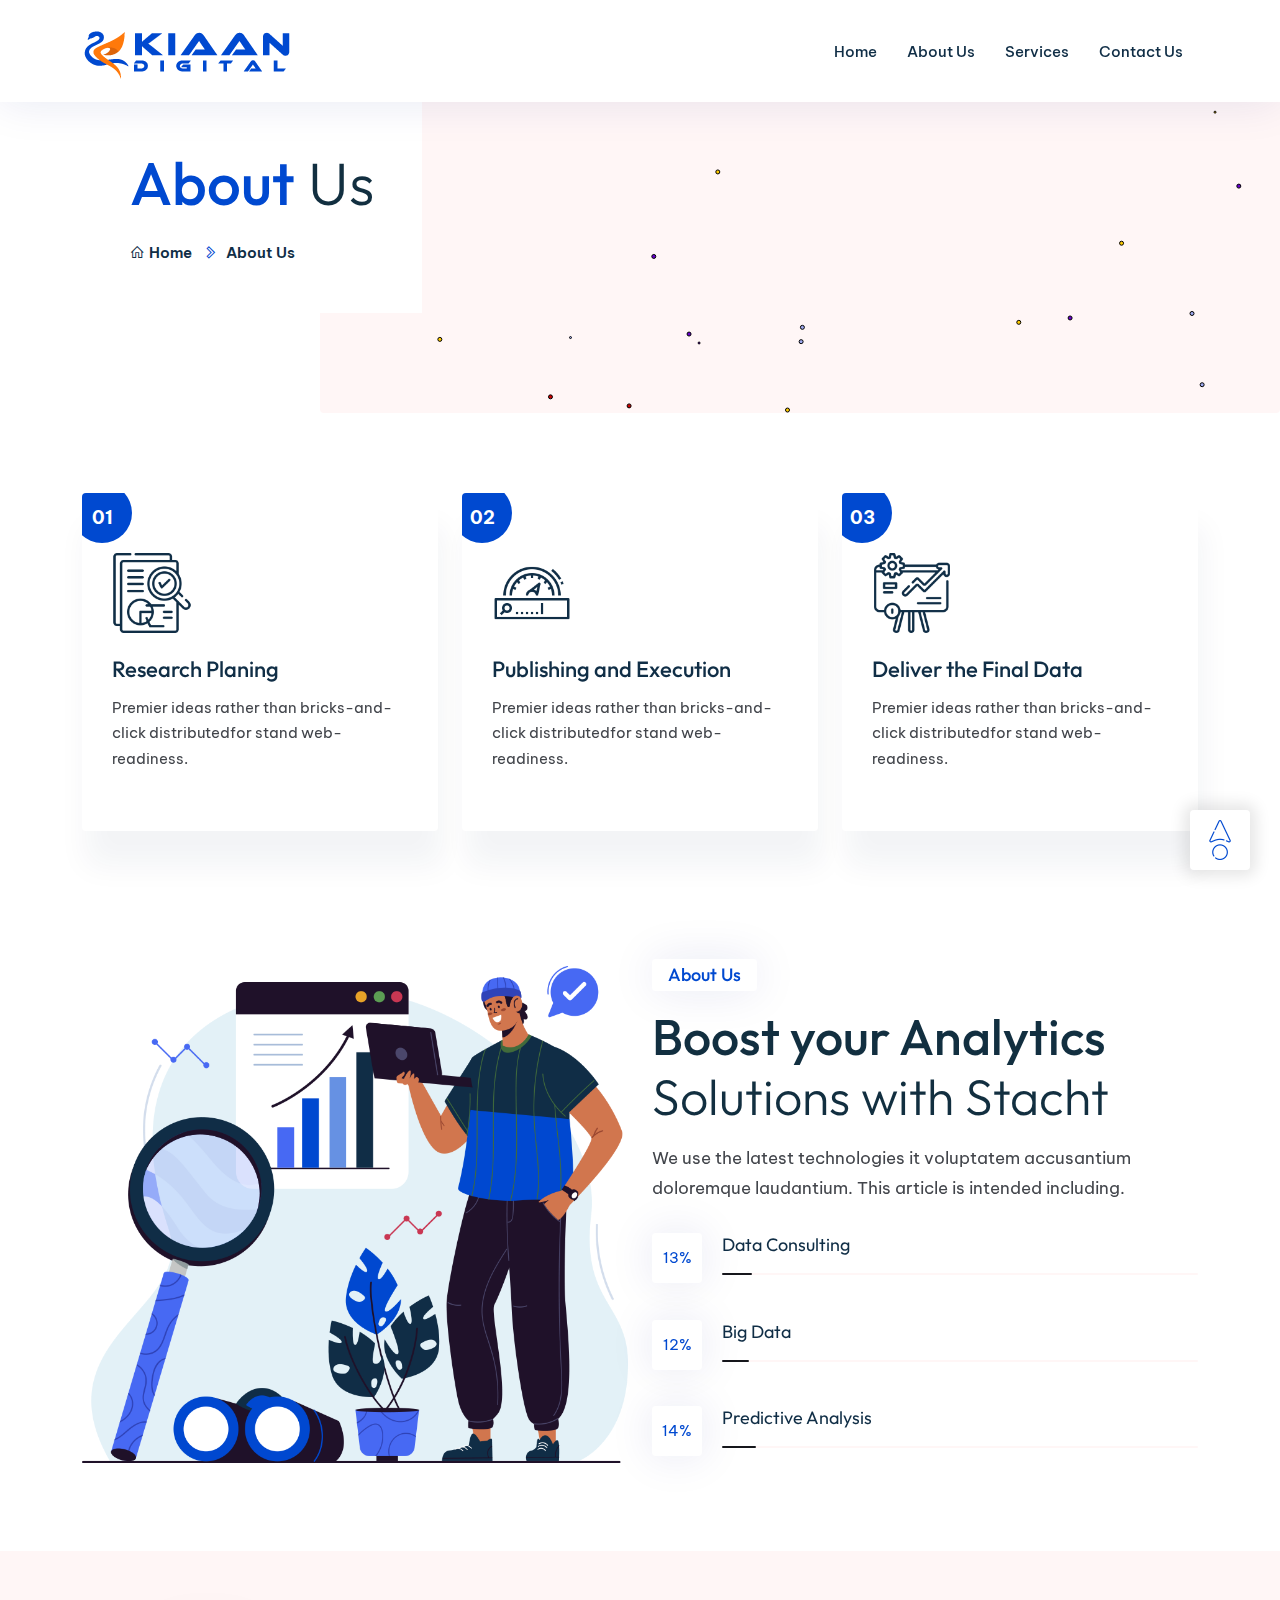
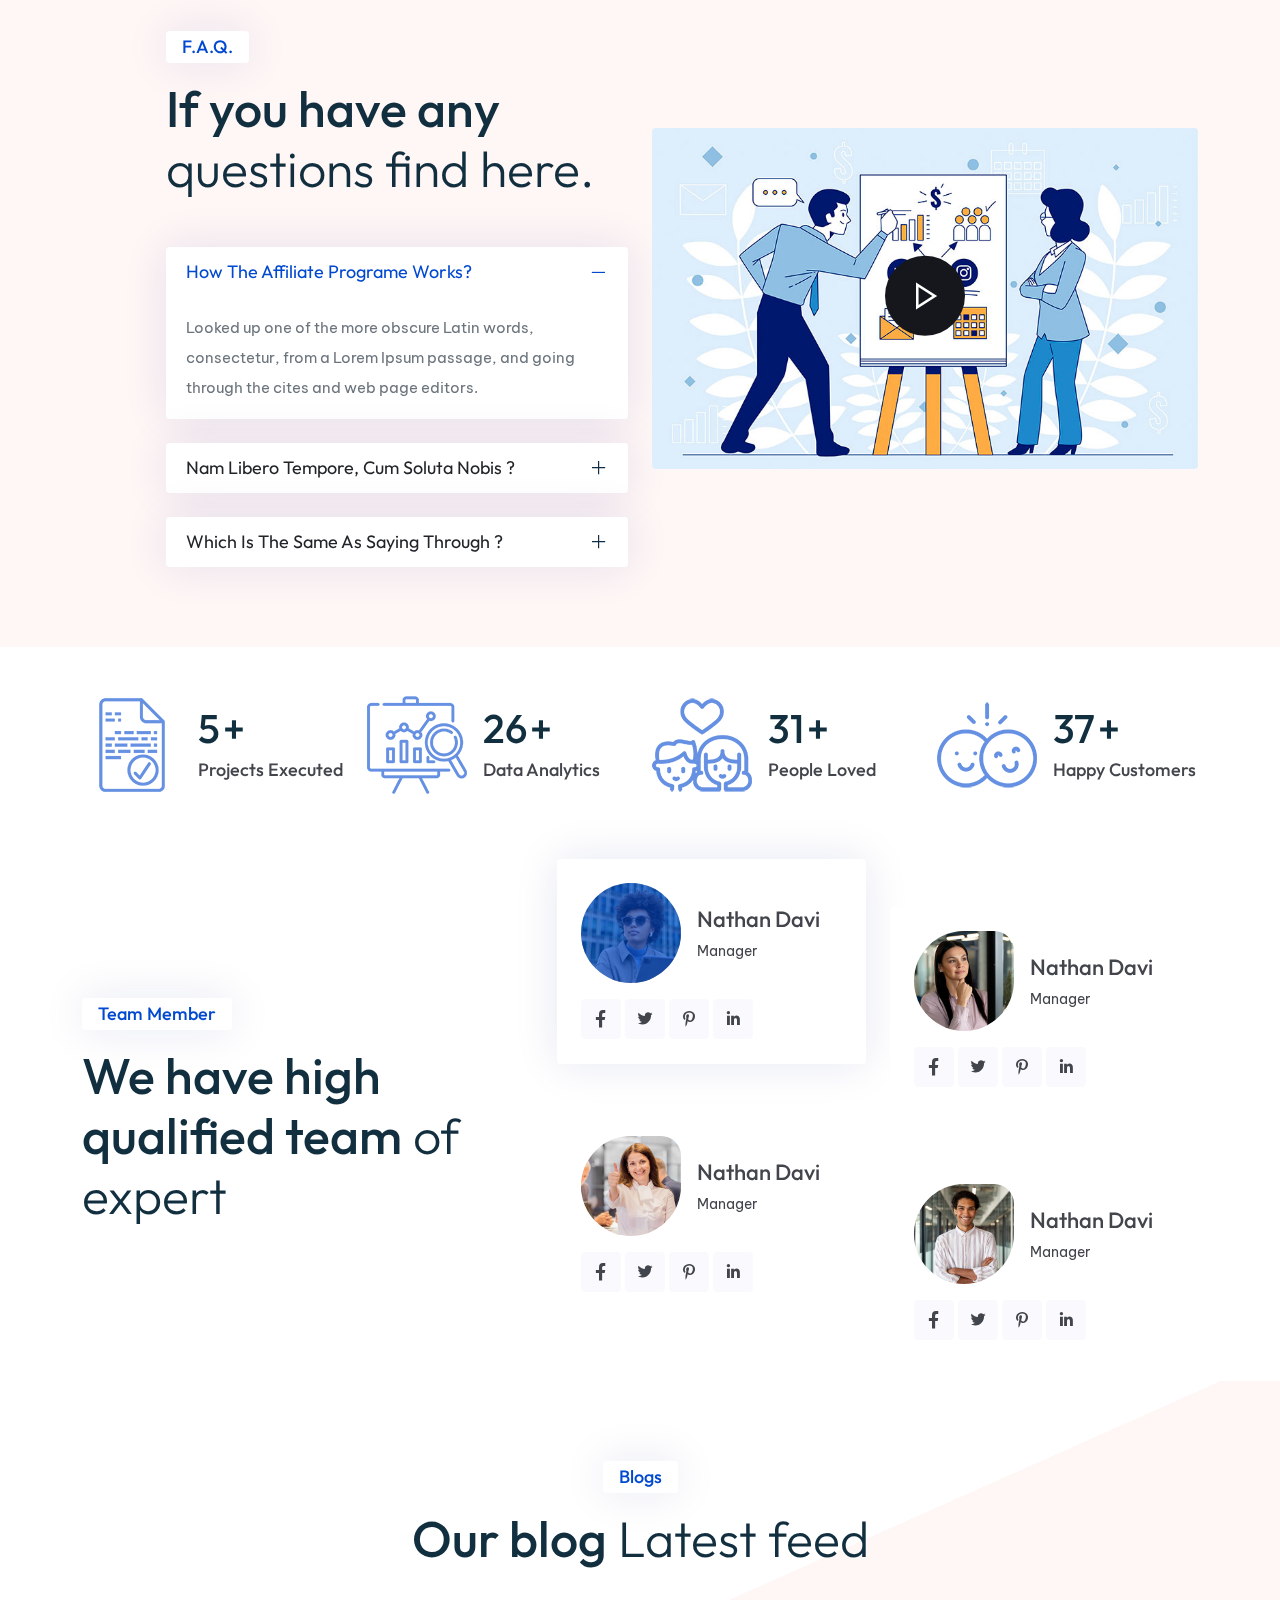
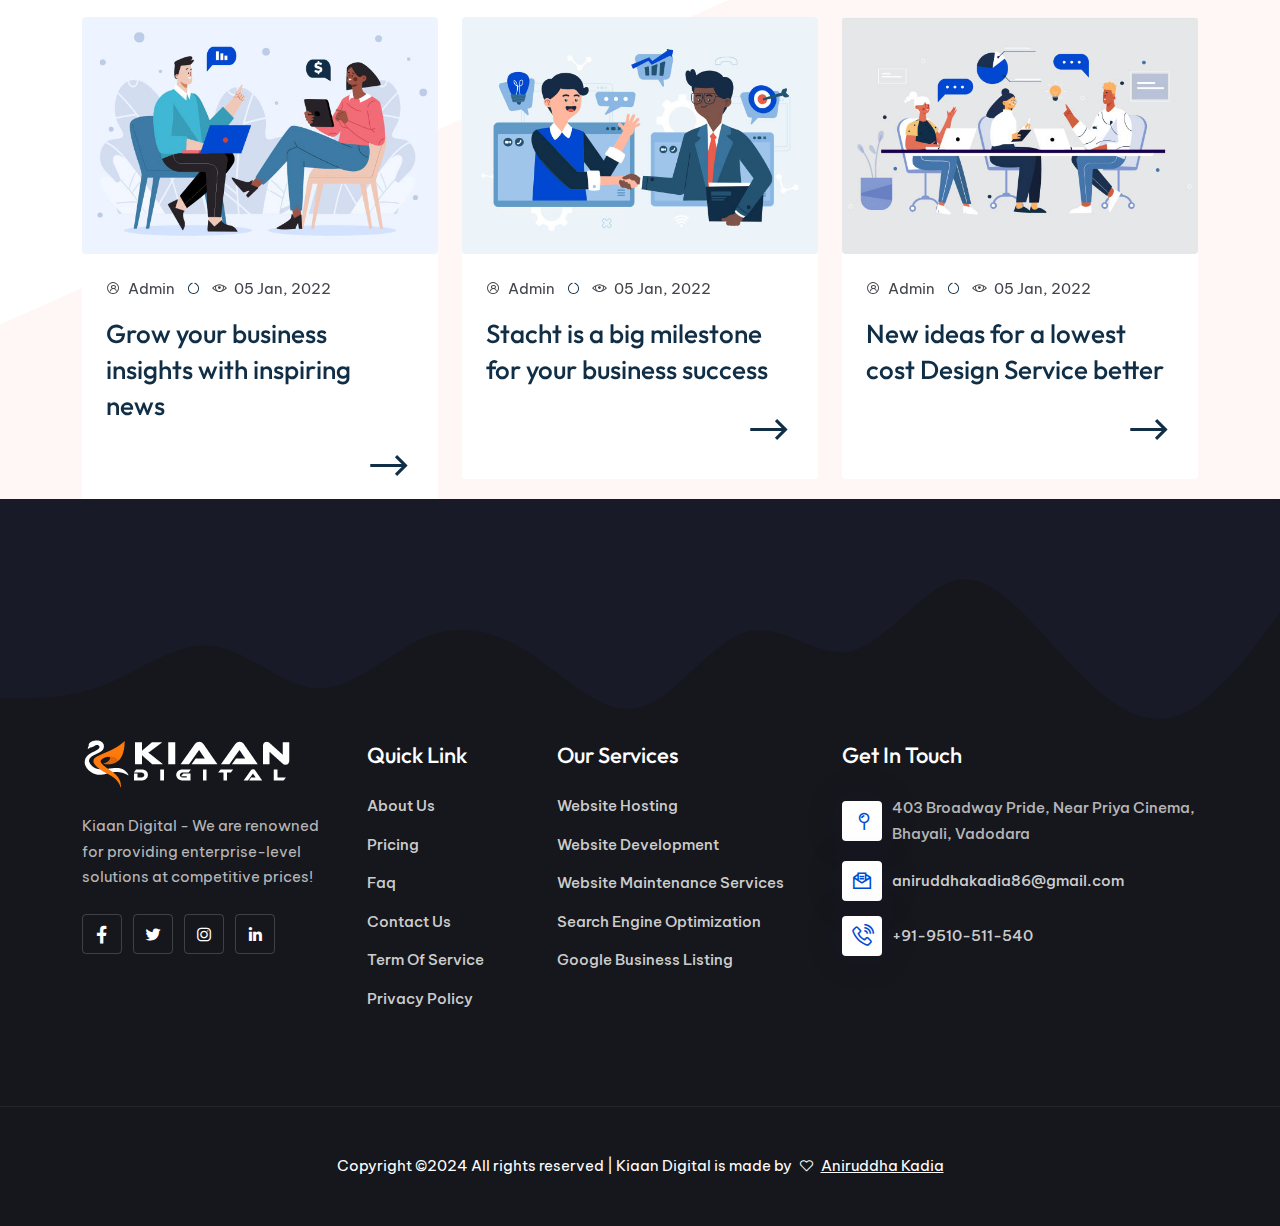
<file: kiaandigital/about.html>
<!DOCTYPE html>
<html lang="en">

<head>
  <meta http-equiv="Content-Type" content="text/html; charset=UTF-8">
  <!-- meta tags -->
  <meta name="keywords" content="Website Designer in Vadodara">
  <meta name="description" content="Lowest price for website design and development.">
  <meta name="author" content="www.kiaandigital.com">
  <meta name="viewport" content="width=device-width, initial-scale=1">
  <!-- Title -->
  <title>Kiaan Digital | Website Development Company</title>
  <!-- Favicon Icon -->
  <link rel="shortcut icon" href="images/favicon.ico">

  <!--== bootstrap -->
  <link href="css/bootstrap.min.css" rel="stylesheet" type="text/css">

  <!--== font -->
  <link
    href="https://fonts.googleapis.com/css2?family=Be+Vietnam+Pro:ital,wght@0,300;0,400;0,500;0,600;0,700;0,800;0,900;1,300;1,400;1,500;1,600;1,700;1,800;1,900&display=swap"
    rel="stylesheet">
  <link href="https://fonts.googleapis.com/css2?family=Outfit:wght@300;400;500;600;700;800;900&display=swap"
    rel="stylesheet">
  <!--== font -->


  <link href="css/animate.css" rel="stylesheet" type="text/css">
  <link href="css/line-awesome.min.css" rel="stylesheet" type="text/css">
  <link href="css/magnific-popup.css" rel="stylesheet" type="text/css">
  <link href="css/owl.carousel.css" rel="stylesheet" type="text/css">
  <link href="css/base.css" rel="stylesheet" type="text/css">
  <link href="css/shortcodes.css" rel="stylesheet" type="text/css">
  <link href="css/spacing.css" rel="stylesheet" type="text/css">
  <link href="css/style.css" rel="stylesheet" type="text/css">
  <link href="css/responsive.css" rel="stylesheet" type="text/css">
</head>

<body>

  <!-- page wrapper start -->
  <div class="page-wrapper">
    <!-- preloader start -->
    <div id="ht-preloader" style="display: none;">
      <div class="clear-loader d-flex align-items-center justify-content-center">
        <div class="loader"> <span>Kiaan Digital</span>
        </div>
      </div>
    </div>

    <!-- preloader end -->


    <!--header start-->

    <header id="site-header" class="header">
      <div id="header-wrap" class="fixed-header">
        <div class="container">
          <div class="row">
            <div class="col">
              <nav class="navbar navbar-expand-lg">
                <a class="navbar-brand logo mb-0" href="#">
                  <img class="img-fluid" src="images/logo.png" alt="">
                </a>
                <button class="navbar-toggler" type="button" data-bs-toggle="collapse" data-bs-target="#navbarNav"
                  aria-controls="navbarNav" aria-expanded="false" aria-label="Toggle navigation"> <span></span>
                  <span></span>
                  <span></span>
                </button>
                <div class="collapse navbar-collapse" style="flex-direction: row-reverse;" id="navbarNav">
                  <ul class="navbar-nav">
                    <!-- Home -->
                    <li> <a class="nav-link active" href="index.html">Home</a></li>
                    <li class="nav-item"> <a class="nav-link" href="about.html">About Us</a></li>
                    <li class="nav-item dropdown"> <a class="nav-link" href="services.html">Services</a></li>
                    <li class="nav-item"> <a class="nav-link" href="contact.html">Contact Us</a></li>
                  </ul>
                </div>
              </nav>
            </div>
          </div>
        </div>
      </div>
    </header>
    <!--header end-->

    <!--hero section start-->

    <section class="page-title position-relative overflow-hidden shape-1 right">
      <div class="container">
        <div class="row">
          <div class="col-lg-8">
            <div class="bg-white p-md-5 p-3 d-inline-block">
              <h1 class="font-w-3 mb-4"><span class="text-primary font-w-5">About</span> Us</h1>
              <nav aria-label="breadcrumb">
                <ol class="breadcrumb">
                  <li class="breadcrumb-item"><a href="index.html"><i class="las la-home me-1"></i>Home</a></li>
                  <li class="breadcrumb-item">About Us</li>
                </ol>
              </nav>
            </div>
          </div>
        </div>
      </div>
      <canvas id="canvas-1"></canvas>
    </section>

    <!--hero section end-->


    <!--body content start-->

    <div class="page-content">
      <!--step start-->

      <section>
        <div class="container">
          <div class="row">
            <div class="col-lg-4 col-12">
              <div class="work-process position-relative rounded bg-white overflow-hidden"> <span
                  class="step-num">01</span>
                <div class="step-icon">
                  <img class="img-fluid" src="images/icon/10.png" alt="">
                </div>
                <div class="step-desc">
                  <h5>Research Planing</h5>
                  <p class="mb-0">Premier ideas rather than bricks-and-click distributedfor stand web-readiness.</p>
                </div>
              </div>
            </div>
            <div class="col-lg-4 col-12">
              <div class="work-process position-relative rounded bg-white overflow-hidden"> <span
                  class="step-num">02</span>
                <div class="step-icon">
                  <img class="img-fluid" src="images/icon/11.png" alt="">
                </div>
                <div class="step-desc">
                  <h5>Publishing and Execution</h5>
                  <p class="mb-0">Premier ideas rather than bricks-and-click distributedfor stand web-readiness.</p>
                </div>
              </div>
            </div>
            <div class="col-lg-4 col-12">
              <div class="work-process position-relative rounded bg-white overflow-hidden"> <span
                  class="step-num">03</span>
                <div class="step-icon">
                  <img class="img-fluid" src="images/icon/12.png" alt="">
                </div>
                <div class="step-desc">
                  <h5>Deliver the Final Data</h5>
                  <p class="mb-0">Premier ideas rather than bricks-and-click distributedfor stand web-readiness.</p>
                </div>
              </div>
            </div>
          </div>
        </div>
      </section>

      <!--step end-->


      <!--who we are start-->

      <section class="pt-5">
        <div class="container">
          <div class="row align-items-center justify-content-between">
            <div class="col-12 col-lg-6 mb-6 mb-lg-0">
              <img class="img-fluid topBottom" src="images/about/03.png" alt="">
            </div>
            <div class="col-12 col-lg-6">
              <div class="mb-3">
                <h6
                  class="font-w-5 mb-3 position-relative py-1 px-3 text-primary rounded subtitle-effect box-shadow bg-white d-inline-block">
                  <span>About Us</span>
                </h6>
                <h2 class="mb-0"><span class="font-w-5">Boost your Analytics</span> Solutions with Stacht</h2>
              </div>
              <p class="lead mb-4">We use the latest technologies it voluptatem accusantium doloremque laudantium. This
                article is intended including.</p>
              <div class="ht-progress-bar mb-3">
                <h4>Data Consulting</h4>
                <div class="skillbar" data-percent="74">
                  <p class="skillbar-bar"></p> <span class="skill-bar-percent"></span>
                </div>
              </div>
              <div class="ht-progress-bar mb-3">
                <h4>Big Data</h4>
                <div class="skillbar" data-percent="66">
                  <p class="skillbar-bar"></p> <span class="skill-bar-percent"></span>
                </div>
              </div>
              <div class="ht-progress-bar">
                <h4>Predictive Analysis</h4>
                <div class="skillbar" data-percent="82">
                  <p class="skillbar-bar"></p> <span class="skill-bar-percent"></span>
                </div>
              </div>
            </div>
          </div>
        </div>
      </section>

      <!--who we are end-->


      <!--faq start-->

      <section class="bg-light">
        <div class="container">
          <div class="row align-items-center">
            <div class="col-lg-6 order-lg-1">
              <div class="position-relative overflow-hidden">
                <img class="img-fluid w-100 rounded" src="images/about/01.jpg" alt="">
                <div class="video-btn video-btn-pos"> <a class="play-btn popup-youtube mr-3"
                    href="https://www.youtube.com/watch?v=P_wKDMcr1Tg"><i class="las la-play"></i></a>
                </div>
              </div>
            </div>
            <div class="col-lg-6 ps-lg-8 mt-5 mt-lg-0">
              <div class="mb-5">
                <h6
                  class="font-w-5 mb-3 position-relative py-1 px-3 text-primary rounded subtitle-effect box-shadow bg-white d-inline-block">
                  <span>F.A.Q.</span>
                </h6>
                <h2 class="mb-0"><span class="font-w-5">If you have any</span> questions find here.</h2>
              </div>
              <div class="accordion" id="accordion">
                <div class="accordion-item rounded box-shadow border-0 mb-4">
                  <h2 class="accordion-header" id="headingOne">
                    <button class="accordion-button border-0 shadow-none mb-0 bg-transparent" type="button"
                      data-bs-toggle="collapse" data-bs-target="#collapseOne" aria-expanded="true"
                      aria-controls="collapseOne">
                      How the affiliate programe works?
                    </button>
                  </h2>
                  <div id="collapseOne" class="accordion-collapse border-0 collapse show" aria-labelledby="headingOne"
                    data-bs-parent="#accordion">
                    <div class="accordion-body text-muted">Looked up one of the more obscure Latin words, consectetur,
                      from a Lorem Ipsum passage, and going through the cites and web page editors.</div>
                  </div>
                </div>
                <div class="accordion-item rounded box-shadow border-0 mb-4">
                  <h2 class="accordion-header" id="headingTwo">
                    <button class="accordion-button border-0 shadow-none mb-0 bg-transparent collapsed" type="button"
                      data-bs-toggle="collapse" data-bs-target="#collapseTwo" aria-expanded="false"
                      aria-controls="collapseTwo">
                      Nam libero tempore, cum soluta nobis ?
                    </button>
                  </h2>
                  <div id="collapseTwo" class="accordion-collapse border-0 collapse" aria-labelledby="headingTwo"
                    data-bs-parent="#accordion">
                    <div class="accordion-body text-muted">Looked up one of the more obscure Latin words, consectetur,
                      from a Lorem Ipsum passage, and going through the cites and web page editors.</div>
                  </div>
                </div>
                <div class="accordion-item rounded box-shadow border-0">
                  <h2 class="accordion-header" id="headingThree">
                    <button class="accordion-button border-0 shadow-none mb-0 bg-transparent collapsed" type="button"
                      data-bs-toggle="collapse" data-bs-target="#collapseThree" aria-expanded="false"
                      aria-controls="collapseThree">
                      which is the same as saying through ?
                    </button>
                  </h2>
                  <div id="collapseThree" class="accordion-collapse border-0 collapse" aria-labelledby="headingThree"
                    data-bs-parent="#accordion">
                    <div class="accordion-body text-muted">Looked up one of the more obscure Latin words, consectetur,
                      from a Lorem Ipsum passage, and going through the cites and web page editors.</div>
                  </div>
                </div>
              </div>
            </div>
          </div>
        </div>
      </section>

      <!--faq end-->


      <!--counter start-->

      <section class="py-5">
        <div class="container">
          <div class="row">
            <div class="col-12 col-lg-3 col-sm-6">
              <div class="counter d-flex align-items-center style-2">
                <div class="me-3 flex-shrink-0">
                  <img class="img-fluid" src="images/icon/counter/01.png" alt="">
                </div>
                <div class="counter-desc flex-grow-1 text-dark"> <span class="count-number h2" data-to="15"
                    data-speed="1000">15</span>
                  <span class="h2">+</span>
                  <h6 class="text-grey mb-0 font-w-5">Projects Executed</h6>
                </div>
              </div>
            </div>
            <div class="col-12 col-lg-3 col-sm-6 mt-5 mt-sm-0">
              <div class="counter d-flex align-items-center style-2">
                <div class="me-3 flex-shrink-0">
                  <img class="img-fluid" src="images/icon/counter/02.png" alt="">
                </div>
                <div class="counter-desc flex-grow-1 text-dark"> <span class="count-number h2" data-to="73"
                    data-speed="1000">73</span>
                  <span class="h2">+</span>
                  <h6 class="text-grey mb-0 font-w-5">Data Analytics</h6>
                </div>
              </div>
            </div>
            <div class="col-12 col-lg-3 col-sm-6 mt-5 mt-lg-0">
              <div class="counter d-flex align-items-center style-2">
                <div class="me-3 flex-shrink-0">
                  <img class="img-fluid" src="images/icon/counter/03.png" alt="">
                </div>
                <div class="counter-desc flex-grow-1 text-dark"> <span class="count-number h2" data-to="88"
                    data-speed="1000">88</span>
                  <span class="h2">+</span>
                  <h6 class="text-grey mb-0 font-w-5">People Loved</h6>
                </div>
              </div>
            </div>
            <div class="col-12 col-lg-3 col-sm-6 mt-5 mt-lg-0">
              <div class="counter d-flex align-items-center style-2">
                <div class="me-3 flex-shrink-0">
                  <img class="img-fluid" src="images/icon/counter/04.png" alt="">
                </div>
                <div class="counter-desc flex-grow-1 text-dark"> <span class="count-number h2" data-to="104"
                    data-speed="1000">104</span>
                  <span class="h2">+</span>
                  <h6 class="text-grey mb-0 font-w-5">Happy Customers</h6>
                </div>
              </div>
            </div>
          </div>
        </div>
      </section>

      <!--counter end-->


      <!--team start-->

      <section class="py-3">
        <div class="container">
          <div class="row align-items-center">
            <div class="col-lg-5">
              <div class="mb-5 mb-lg-0">
                <h6
                  class="font-w-5 mb-3 position-relative py-1 px-3 text-primary rounded subtitle-effect box-shadow bg-white d-inline-block">
                  <span>Team Member</span>
                </h6>
                <h2 class="mb-0"><span class="font-w-5">We have high qualified team</span> of expert</h2>
              </div>
            </div>
            <div class="col-lg-7">
              <div class="row">
                <div class="col-sm-6">
                  <div class="team-member style-2 bg-white p-4 rounded mb-0 active">
                    <div class="d-flex align-items-center">
                      <div class="team-images flex-shrink-0 me-3">
                        <img class="img-fluid" src="images/team/01.jpg" alt="">
                      </div>
                      <div class="team-description flex-grow-1">
                        <h5><a href="team-single.html">Nathan Davi</a></h5>
                        <span>Manager</span>
                      </div>
                    </div>
                    <ul class="team-social-icon list-inline mt-3">
                      <li><a href="#"><i class="lab la-facebook-f"></i></a>
                      </li>
                      <li><a href="#"><i class="lab la-twitter"></i></a>
                      </li>
                      <li><a href="#"><i class="lab la-pinterest-p"></i></a>
                      </li>
                      <li><a href="#"><i class="lab la-linkedin-in"></i></a>
                      </li>
                    </ul>
                  </div>
                  <div class="team-member style-2 bg-white p-4 rounded mb-0 mt-5">
                    <div class="d-flex align-items-center">
                      <div class="team-images flex-shrink-0 me-3">
                        <img class="img-fluid" src="images/team/02.jpg" alt="">
                      </div>
                      <div class="team-description flex-grow-1">
                        <h5><a href="team-single.html">Nathan Davi</a></h5>
                        <span>Manager</span>
                      </div>
                    </div>
                    <ul class="team-social-icon list-inline mt-3">
                      <li><a href="#"><i class="lab la-facebook-f"></i></a>
                      </li>
                      <li><a href="#"><i class="lab la-twitter"></i></a>
                      </li>
                      <li><a href="#"><i class="lab la-pinterest-p"></i></a>
                      </li>
                      <li><a href="#"><i class="lab la-linkedin-in"></i></a>
                      </li>
                    </ul>
                  </div>
                </div>
                <div class="col-sm-6 mt-5">
                  <div class="team-member style-2 bg-white p-4 rounded mb-0">
                    <div class="d-flex align-items-center">
                      <div class="team-images flex-shrink-0 me-3">
                        <img class="img-fluid" src="images/team/03.jpg" alt="">
                      </div>
                      <div class="team-description flex-grow-1">
                        <h5><a href="team-single.html">Nathan Davi</a></h5>
                        <span>Manager</span>
                      </div>
                    </div>
                    <ul class="team-social-icon list-inline mt-3">
                      <li><a href="#"><i class="lab la-facebook-f"></i></a>
                      </li>
                      <li><a href="#"><i class="lab la-twitter"></i></a>
                      </li>
                      <li><a href="#"><i class="lab la-pinterest-p"></i></a>
                      </li>
                      <li><a href="#"><i class="lab la-linkedin-in"></i></a>
                      </li>
                    </ul>
                  </div>
                  <div class="team-member style-2 bg-white p-4 rounded mb-0 mt-5">
                    <div class="d-flex align-items-center">
                      <div class="team-images flex-shrink-0 me-3">
                        <img class="img-fluid" src="images/team/04.jpg" alt="">
                      </div>
                      <div class="team-description flex-grow-1">
                        <h5><a href="team-single.html">Nathan Davi</a></h5>
                        <span>Manager</span>
                      </div>
                    </div>
                    <ul class="team-social-icon list-inline mt-3">
                      <li><a href="#"><i class="lab la-facebook-f"></i></a>
                      </li>
                      <li><a href="#"><i class="lab la-twitter"></i></a>
                      </li>
                      <li><a href="#"><i class="lab la-pinterest-p"></i></a>
                      </li>
                      <li><a href="#"><i class="lab la-linkedin-in"></i></a>
                      </li>
                    </ul>
                  </div>
                </div>
              </div>
            </div>
          </div>
        </div>
      </section>

      <!--team end-->


      <!--blog start-->

      <section class="position-relative skew-shape overflow-hidden">
        <div class="container">
          <div class="row justify-content-center text-center">
            <div class="col-lg-8 col-md-10 col-12">
              <div class="mb-5">
                <h6
                  class="font-w-5 mb-3 position-relative py-1 px-3 text-primary rounded subtitle-effect box-shadow d-inline-block">
                  <span>Blogs</span>
                </h6>
                <h2 class="mb-0"><span class="font-w-5">Our blog</span> Latest feed</h2>
              </div>
            </div>
          </div>
          <div class="row">
            <div class="col-md-6 col-lg-4 mb-5 mb-lg-0">
              <!-- Blog Card -->
              <div class="card post-card rounded border-0">
                <img class="rounded img-fluid" src="images/blog/01.jpg" alt="Image">
                <div class="card-body p-4">
                  <ul class="list-inline">
                    <li class="list-inline-item"> <a href="#" class="text-grey"><i class="lar la-user-circle me-1"></i>
                        Admin</a>
                    </li>
                    <li class="list-inline-item"> <a href="#" class="text-grey"><i class="las la-eye me-1"></i> 05 Jan,
                        2022</a>
                    </li>
                  </ul>
                  <h2 class="h4 my-3">Grow your business insights with inspiring news
                  </h2>
                  <a class="post-btn float-end" href="blog-single.html"><i class="las la-long-arrow-alt-right"></i></a>
                </div>
              </div>
              <!-- End Blog Card -->
            </div>
            <div class="col-md-6 col-lg-4 mb-5 mb-lg-0">
              <!-- Blog Card -->
              <div class="card post-card rounded border-0">
                <img class="rounded img-fluid" src="images/blog/02.jpg" alt="Image">
                <div class="card-body p-4">
                  <ul class="list-inline">
                    <li class="list-inline-item"> <a href="#" class="text-grey"><i class="lar la-user-circle me-1"></i>
                        Admin</a>
                    </li>
                    <li class="list-inline-item"> <a href="#" class="text-grey"><i class="las la-eye me-1"></i> 05 Jan,
                        2022</a>
                    </li>
                  </ul>
                  <h2 class="h4 my-3">Stacht is a big milestone for your business success
                  </h2>
                  <a class="post-btn float-end" href="blog-single.html"><i class="las la-long-arrow-alt-right"></i></a>
                </div>
              </div>
              <!-- End Blog Card -->
            </div>
            <div class="col-md-6 col-lg-4">
              <!-- Blog Card -->
              <div class="card post-card rounded border-0">
                <img class="rounded img-fluid" src="images/blog/03.jpg" alt="Image">
                <div class="card-body p-4">
                  <ul class="list-inline">
                    <li class="list-inline-item"> <a href="#" class="text-grey"><i class="lar la-user-circle me-1"></i>
                        Admin</a>
                    </li>
                    <li class="list-inline-item"> <a href="#" class="text-grey"><i class="las la-eye me-1"></i> 05 Jan,
                        2022</a>
                    </li>
                  </ul>
                  <h2 class="h4 my-3">New ideas for a lowest cost Design Service better
                  </h2>
                  <a class="post-btn float-end" href="blog-single.html"><i class="las la-long-arrow-alt-right"></i></a>
                </div>
              </div>
              <!-- End Blog Card -->
            </div>
          </div>
        </div>
      </section>

      <!--blog end-->



    </div>

    <!--body content end-->

    <!--footer start-->
    <footer class="bg-dark custom-pt-2 pb-5 position-relative mt-n8">
      <div class="footer-shape">
        <svg xmlns="http://www.w3.org/2000/svg" viewBox="0 0 1440 320">
          <path fill="#181a27" fill-opacity="1"
            d="M0,224L20,224C40,224,80,224,120,208C160,192,200,160,240,165.3C280,171,320,213,360,213.3C400,213,440,171,480,154.7C520,139,560,149,600,176C640,203,680,245,720,234.7C760,224,800,160,840,149.3C880,139,920,181,960,170.7C1000,160,1040,96,1080,90.7C1120,85,1160,139,1200,181.3C1240,224,1280,256,1320,245.3C1360,235,1400,181,1420,154.7L1440,128L1440,0L1420,0C1400,0,1360,0,1320,0C1280,0,1240,0,1200,0C1160,0,1120,0,1080,0C1040,0,1000,0,960,0C920,0,880,0,840,0C800,0,760,0,720,0C680,0,640,0,600,0C560,0,520,0,480,0C440,0,400,0,360,0C320,0,280,0,240,0C200,0,160,0,120,0C80,0,40,0,20,0L0,0Z">
          </path>
        </svg>
      </div>
      <div class="primary-footer z-index-1">
        <div class="container">
          <div class="row">
            <div class="col-12 col-lg-6 col-xl-3">
              <a class="footer-logo" href="#">
                <img class="img-fluid" src="images/footer-logo.png" alt="">
              </a>
              <p class="my-4 text-rgba">Kiaan Digital - We are renowned for providing enterprise-level solutions at
                competitive prices!</p>
              <div class="social-icons social-colored footer-social">
                <ul class="list-inline">
                  <li><a href="#"><i class="lab la-facebook-f"></i></a>
                  </li>
                  <li><a href="#"><i class="lab la-twitter"></i></a>
                  </li>
                  <li><a href="#"><i class="lab la-instagram"></i></a>
                  </li>
                  <li><a href="#"><i class="lab la-linkedin-in"></i></a>
                  </li>
                </ul>
              </div>
            </div>
            <div class="col-12 col-sm-6 col-lg-3 col-xl-2 mt-6 mt-lg-0 footer-list">
              <h5 class="mb-4 text-white">Quick Link</h5>
              <ul class="list-unstyled mb-0">
                <li class="mb-3"><a class="list-group-item-action"
                    href="https://themeht.com/template/stacht/ltr/about-us-1.html">About Us</a>
                </li>
                <li class="mb-3"><a class="list-group-item-action"
                    href="https://themeht.com/template/stacht/ltr/pricing.html">Pricing</a>
                </li>
                <li class="mb-3"><a class="list-group-item-action"
                    href="https://themeht.com/template/stacht/ltr/faq.html">Faq</a>
                </li>
                <li class="mb-3"><a class="list-group-item-action"
                    href="https://themeht.com/template/stacht/ltr/contact-us.html">Contact Us</a>
                </li>
                <li class="mb-3"> <a class="list-group-item-action"
                    href="https://themeht.com/template/stacht/ltr/terms-and-conditions.html">
                    Term Of Service
                  </a>
                </li>
                <li> <a class="list-group-item-action"
                    href="https://themeht.com/template/stacht/ltr/privacy-policy.html">
                    Privacy Policy
                  </a>
                </li>
              </ul>
            </div>
            <div class="col-12 col-sm-6 col-lg-3 col-xl-3 mt-6 mt-lg-0 footer-list">
              <h5 class="mb-4 text-white">Our Services</h5>
              <ul class="list-unstyled mb-0">
                <li class="mb-3"><a class="list-group-item-action" href="website-hosting.html">Website Hosting</a></li>
                <li class="mb-3"><a class="list-group-item-action" href="website-development.html">Website
                    Development</a></li>
                <li class="mb-3"><a class="list-group-item-action" href="website-maintenance.html">Website Maintenance
                    Services</a></li>
                <li class="mb-3"><a class="list-group-item-action" href="seo.html">Search Engine Optimization</a></li>
                <li><a class="list-group-item-action" href="google-business-listing.html">Google Business Listing</a>
                </li>
              </ul>
            </div>
            <div class="col-12 col-lg-6 col-xl-4 mt-6 mt-xl-0">
              <h5 class="mb-4 text-white">Get In Touch</h5>
              <ul class="media-icon list-unstyled font-w-5">
                <li> <i class="las la-map-pin" style="padding: 0px 6px 0px 10px;"></i>
                  <p class="mb-0 text-rgba">403 Broadway Pride, Near Priya Cinema, Bhayali, Vadodara</p>
                </li>
                <li><i class="las la-envelope-open-text"></i> <a
                    href="mailto:kiaandigital@gmail.com">aniruddhakadia86@gmail.com</a>
                </li>
                <li><i class="las la-phone-volume"></i> <a href="tel:+912345678900">+91-9510-511-540</a>
                </li>
              </ul>
            </div>
          </div>
        </div>
      </div>
      <div class="secondary-footer mt-8 border-top border-dark pt-5">
        <div class="container">
          <div class="row text-center">
            <div class="col text-white">Copyright ©2024 All rights reserved | Kiaan Digital is made by <i
                class="lar la-heart text-white heartBeat2 mx-1"></i> <u><a class="text-white" href="#">Aniruddha
                  Kadia</a></u>
            </div>
          </div>
        </div>
      </div>
    </footer>
    <!--footer end-->

  </div>

  <!-- page wrapper end -->

  <!--back-to-top start-->
  <div class="scroll-top scroll-visible"><a class="smoothscroll" href="#top"><img class="img-fluid"
        src="images/top-arrow.png" alt=""></a></div>
  <!--back-to-top end-->

  <!--== jquery -->
  <script src="js/jquery.min.js"></script>
  <script src="js/bootstrap.bundle.min.js"></script>
  <script src="js/modernizr.min.js"></script>
  <script src="js/owl.carousel.min.js"></script>
  <script src="js/jquery.magnific-popup.min.js"></script>
  <script src="js/counter.js"></script>
  <script src="js/jquery.countdown.min.js"></script>
  <script src="js/skill.bars.jquery.js"></script>
  <script src="js/canvas-js.js"></script>
  <script src="js/theme-script.js"></script>
</body>

</html>
</file>
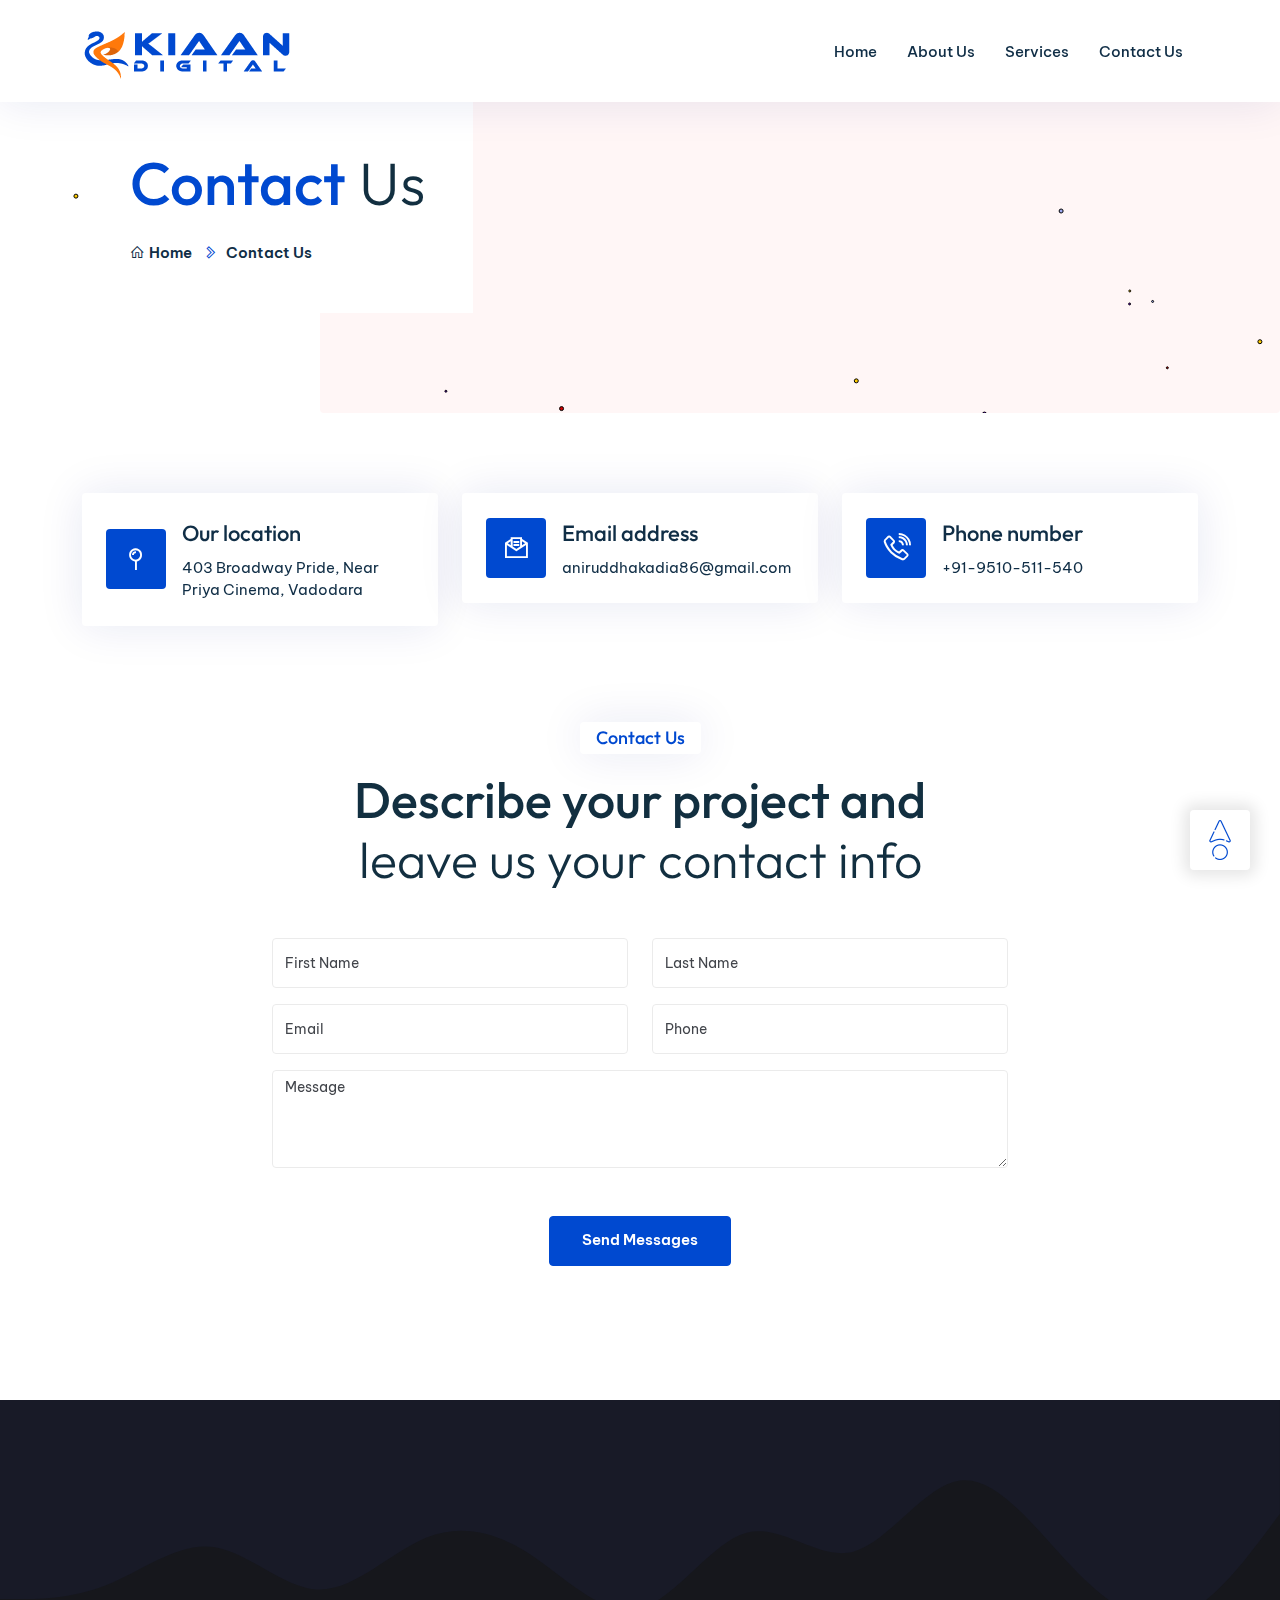
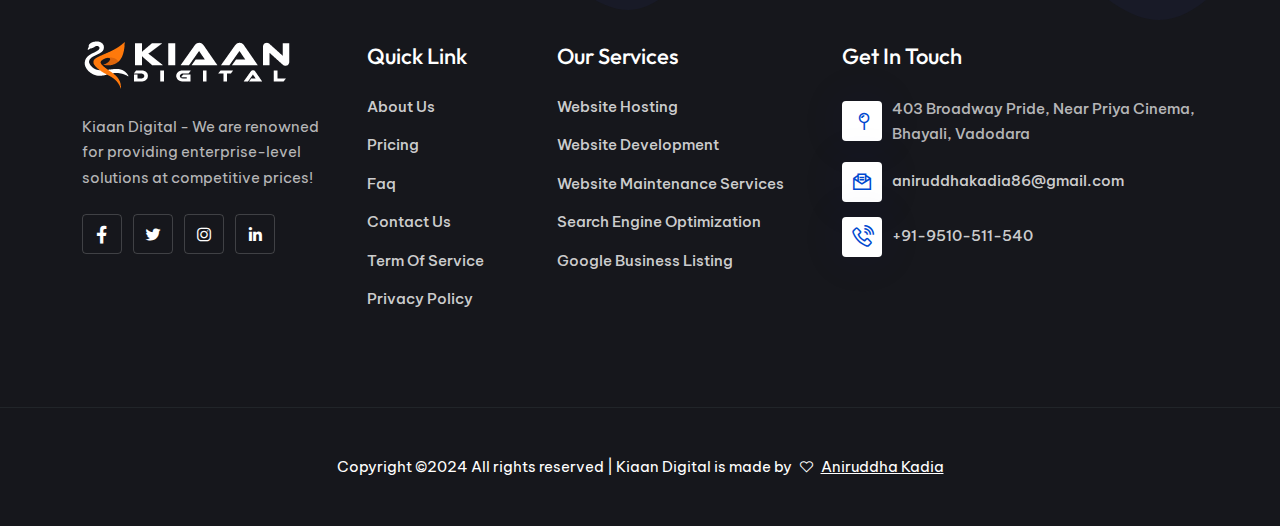
<file: kiaandigital/contact.html>
<!DOCTYPE html>
<html lang="en">

<head>
  <meta http-equiv="Content-Type" content="text/html; charset=UTF-8">
  <!-- meta tags -->
  <meta name="keywords" content="Website Designer in Vadodara">
  <meta name="description" content="Lowest price for website design and development.">
  <meta name="author" content="www.kiaandigital.com">
  <meta name="viewport" content="width=device-width, initial-scale=1">
  <!-- Title -->
  <title>Kiaan Digital | Website Development Company</title>
  <!-- Favicon Icon -->
  <link rel="shortcut icon" href="images/favicon.ico">

  <!--== bootstrap -->
  <link href="css/bootstrap.min.css" rel="stylesheet" type="text/css">

  <!--== font -->
  <link
    href="https://fonts.googleapis.com/css2?family=Be+Vietnam+Pro:ital,wght@0,300;0,400;0,500;0,600;0,700;0,800;0,900;1,300;1,400;1,500;1,600;1,700;1,800;1,900&display=swap"
    rel="stylesheet">
  <link href="https://fonts.googleapis.com/css2?family=Outfit:wght@300;400;500;600;700;800;900&display=swap"
    rel="stylesheet">
  <!--== font -->


  <link href="css/animate.css" rel="stylesheet" type="text/css">
  <link href="css/line-awesome.min.css" rel="stylesheet" type="text/css">
  <link href="css/magnific-popup.css" rel="stylesheet" type="text/css">
  <link href="css/owl.carousel.css" rel="stylesheet" type="text/css">
  <link href="css/base.css" rel="stylesheet" type="text/css">
  <link href="css/shortcodes.css" rel="stylesheet" type="text/css">
  <link href="css/spacing.css" rel="stylesheet" type="text/css">
  <link href="css/style.css" rel="stylesheet" type="text/css">
  <link href="css/responsive.css" rel="stylesheet" type="text/css">
</head>

<body>

  <!-- page wrapper start -->
  <div class="page-wrapper">
    <!-- preloader start -->
    <div id="ht-preloader" style="display: none;">
      <div class="clear-loader d-flex align-items-center justify-content-center">
        <div class="loader"> <span>Kiaan Digital</span>
        </div>
      </div>
    </div>

    <!-- preloader end -->


    <!--header start-->

    <header id="site-header" class="header">
      <div id="header-wrap" class="fixed-header">
        <div class="container">
          <div class="row">
            <div class="col">
              <nav class="navbar navbar-expand-lg">
                <a class="navbar-brand logo mb-0" href="#">
                  <img class="img-fluid" src="images/logo.png" alt="">
                </a>
                <button class="navbar-toggler" type="button" data-bs-toggle="collapse" data-bs-target="#navbarNav"
                  aria-controls="navbarNav" aria-expanded="false" aria-label="Toggle navigation"> <span></span>
                  <span></span>
                  <span></span>
                </button>
                <div class="collapse navbar-collapse" style="flex-direction: row-reverse;" id="navbarNav">
                  <ul class="navbar-nav">
                    <!-- Home -->
                    <li> <a class="nav-link active" href="index.html">Home</a></li>
                    <li class="nav-item"> <a class="nav-link" href="about.html">About Us</a></li>
                    <li class="nav-item dropdown"> <a class="nav-link" href="services.html">Services</a></li>
                    <li class="nav-item"> <a class="nav-link" href="contact.html">Contact Us</a></li>
                  </ul>
                </div>
              </nav>
            </div>
          </div>
        </div>
      </div>
    </header>
    <!--header end-->

    <!--hero section start-->

    <section class="page-title position-relative overflow-hidden shape-1 right">
      <div class="container">
        <div class="row">
          <div class="col-lg-8">
            <div class="bg-white p-md-5 p-3 d-inline-block">
              <h1 class="font-w-3 mb-4"><span class="text-primary font-w-5">Contact</span> Us</h1>
              <nav aria-label="breadcrumb">
                <ol class="breadcrumb">
                  <li class="breadcrumb-item"><a href="index.html"><i class="las la-home me-1"></i>Home</a></li>
                  <li class="breadcrumb-item">Contact Us</li>
                </ol>
              </nav>
            </div>
          </div>
        </div>
      </div>
      <canvas id="canvas-1"></canvas>
    </section>


    <!--hero section end-->


    <!--body content start-->

    <div class="page-content">
      <!--step start-->
      <!--contact form start-->

      <section style="margin-bottom: 150px;">
        <div class="container">
          <div class="row">
            <div class="col-lg-4 col-md-6">
              <div class="d-flex align-items-center contact-media style-2 bg-white box-shadow rounded p-4">
                <div class="me-3"> <i class="las la-map-pin"></i>
                </div>
                <div>
                  <h5 class="mb-2">Our location</h5>
                  <span>403 Broadway Pride, Near Priya Cinema, Vadodara</span>
                </div>
              </div>
            </div>
            <div class="col-lg-4 col-md-6 mt-5 mt-md-0">
              <div class="d-flex align-items-center contact-media style-2 bg-white box-shadow rounded p-4">
                <div class="me-3"> <i class="las la-envelope-open-text"></i>
                </div>
                <div>
                  <h5 class="mb-2">Email address</h5>
                  <a href="mailto:themeht23@gmail.com">aniruddhakadia86@gmail.com</a>
                </div>
              </div>
            </div>
            <div class="col-lg-4 col-md-6 mt-5 mt-lg-0">
              <div class="d-flex align-items-center contact-media style-2 bg-white box-shadow rounded p-4">
                <div class="me-3"> <i class="las la-phone-volume"></i>
                </div>
                <div>
                  <h5 class="mb-2">Phone number</h5>
                  <a href="tel:+912345678900">+91-9510-511-540</a>
                </div>
              </div>
            </div>
          </div>
          <div class="row mt-8 justify-content-center text-center">
            <div class="col-lg-8">
              <div class="mb-5">
                <h6
                  class="font-w-5 mb-3 position-relative py-1 px-3 text-primary rounded subtitle-effect box-shadow d-inline-block">
                  <span>Contact Us</span>
                </h6>
                <h2 class="mb-0"><span class="font-w-5 d-block">Describe your project and</span> leave us your contact
                  info</h2>
              </div>
              <form id="contact-form" class="row" method="post" action="php/contact.php">
                <div class="messages"></div>
                <div class="col-md-6 mb-3">
                  <input id="form_name" type="text" name="name" class="form-control" placeholder="First Name" required>
                </div>
                <div class="col-md-6 mb-3">
                  <input id="form_name1" type="text" name="name" class="form-control" placeholder="Last Name" required>
                </div>
                <div class="col-md-6 mb-3">
                  <input id="form_email" type="email" name="email" class="form-control" placeholder="Email" required>
                </div>
                <div class="col-md-6 mb-3">
                  <input id="form_phone" type="tel" name="phone" class="form-control" placeholder="Phone" required>
                </div>
                <div class="col-md-12">
                  <textarea id="form_message" name="message" class="form-control h-auto" placeholder="Message" rows="4"
                    required></textarea>
                </div>
                <div class="col mt-5">
                  <button class="btn btn-primary">Send Messages</button>
                </div>
              </form>
            </div>
          </div>
        </div>
      </section>
      <!--contact form end-->

      <!--step end-->



    </div>

    <!--body content end-->

    <!--footer start-->
    <footer class="bg-dark custom-pt-2 pb-5 position-relative mt-n8">
      <div class="footer-shape">
        <svg xmlns="http://www.w3.org/2000/svg" viewBox="0 0 1440 320">
          <path fill="#181a27" fill-opacity="1"
            d="M0,224L20,224C40,224,80,224,120,208C160,192,200,160,240,165.3C280,171,320,213,360,213.3C400,213,440,171,480,154.7C520,139,560,149,600,176C640,203,680,245,720,234.7C760,224,800,160,840,149.3C880,139,920,181,960,170.7C1000,160,1040,96,1080,90.7C1120,85,1160,139,1200,181.3C1240,224,1280,256,1320,245.3C1360,235,1400,181,1420,154.7L1440,128L1440,0L1420,0C1400,0,1360,0,1320,0C1280,0,1240,0,1200,0C1160,0,1120,0,1080,0C1040,0,1000,0,960,0C920,0,880,0,840,0C800,0,760,0,720,0C680,0,640,0,600,0C560,0,520,0,480,0C440,0,400,0,360,0C320,0,280,0,240,0C200,0,160,0,120,0C80,0,40,0,20,0L0,0Z">
          </path>
        </svg>
      </div>
      <div class="primary-footer z-index-1">
        <div class="container">
          <div class="row">
            <div class="col-12 col-lg-6 col-xl-3">
              <a class="footer-logo" href="#">
                <img class="img-fluid" src="images/footer-logo.png" alt="">
              </a>
              <p class="my-4 text-rgba">Kiaan Digital - We are renowned for providing enterprise-level solutions at
                competitive prices!</p>
              <div class="social-icons social-colored footer-social">
                <ul class="list-inline">
                  <li><a href="#"><i class="lab la-facebook-f"></i></a>
                  </li>
                  <li><a href="#"><i class="lab la-twitter"></i></a>
                  </li>
                  <li><a href="#"><i class="lab la-instagram"></i></a>
                  </li>
                  <li><a href="#"><i class="lab la-linkedin-in"></i></a>
                  </li>
                </ul>
              </div>
            </div>
            <div class="col-12 col-sm-6 col-lg-3 col-xl-2 mt-6 mt-lg-0 footer-list">
              <h5 class="mb-4 text-white">Quick Link</h5>
              <ul class="list-unstyled mb-0">
                <li class="mb-3"><a class="list-group-item-action"
                    href="https://themeht.com/template/stacht/ltr/about-us-1.html">About Us</a>
                </li>
                <li class="mb-3"><a class="list-group-item-action"
                    href="https://themeht.com/template/stacht/ltr/pricing.html">Pricing</a>
                </li>
                <li class="mb-3"><a class="list-group-item-action"
                    href="https://themeht.com/template/stacht/ltr/faq.html">Faq</a>
                </li>
                <li class="mb-3"><a class="list-group-item-action"
                    href="https://themeht.com/template/stacht/ltr/contact-us.html">Contact Us</a>
                </li>
                <li class="mb-3"> <a class="list-group-item-action"
                    href="https://themeht.com/template/stacht/ltr/terms-and-conditions.html">
                    Term Of Service
                  </a>
                </li>
                <li> <a class="list-group-item-action"
                    href="https://themeht.com/template/stacht/ltr/privacy-policy.html">
                    Privacy Policy
                  </a>
                </li>
              </ul>
            </div>
            <div class="col-12 col-sm-6 col-lg-3 col-xl-3 mt-6 mt-lg-0 footer-list">
              <h5 class="mb-4 text-white">Our Services</h5>
              <ul class="list-unstyled mb-0">
                <li class="mb-3"><a class="list-group-item-action" href="website-hosting.html">Website Hosting</a></li>
                <li class="mb-3"><a class="list-group-item-action" href="website-development.html">Website
                    Development</a></li>
                <li class="mb-3"><a class="list-group-item-action" href="website-maintenance.html">Website Maintenance
                    Services</a></li>
                <li class="mb-3"><a class="list-group-item-action" href="seo.html">Search Engine Optimization</a></li>
                <li><a class="list-group-item-action" href="google-business-listing.html">Google Business Listing</a>
                </li>
              </ul>
            </div>
            <div class="col-12 col-lg-6 col-xl-4 mt-6 mt-xl-0">
              <h5 class="mb-4 text-white">Get In Touch</h5>
              <ul class="media-icon list-unstyled font-w-5">
                <li> <i class="las la-map-pin" style="padding: 0px 6px 0px 10px;"></i>
                  <p class="mb-0 text-rgba">403 Broadway Pride, Near Priya Cinema, Bhayali, Vadodara</p>
                </li>
                <li><i class="las la-envelope-open-text"></i> <a
                    href="mailto:kiaandigital@gmail.com">aniruddhakadia86@gmail.com</a>
                </li>
                <li><i class="las la-phone-volume"></i> <a href="tel:+912345678900">+91-9510-511-540</a>
                </li>
              </ul>
            </div>
          </div>
        </div>
      </div>
      <div class="secondary-footer mt-8 border-top border-dark pt-5">
        <div class="container">
          <div class="row text-center">
            <div class="col text-white">Copyright ©2024 All rights reserved | Kiaan Digital is made by <i
                class="lar la-heart text-white heartBeat2 mx-1"></i> <u><a class="text-white" href="#">Aniruddha
                  Kadia</a></u>
            </div>
          </div>
        </div>
      </div>
    </footer>
    <!--footer end-->

  </div>

  <!-- page wrapper end -->

  <!--back-to-top start-->
  <div class="scroll-top scroll-visible"><a class="smoothscroll" href="#top"><img class="img-fluid"
        src="images/top-arrow.png" alt=""></a></div>
  <!--back-to-top end-->

  <!--== jquery -->
  <script src="js/jquery.min.js"></script>
  <script src="js/bootstrap.bundle.min.js"></script>
  <script src="js/modernizr.min.js"></script>
  <script src="js/owl.carousel.min.js"></script>
  <script src="js/jquery.magnific-popup.min.js"></script>
  <script src="js/counter.js"></script>
  <script src="js/jquery.countdown.min.js"></script>
  <script src="js/skill.bars.jquery.js"></script>
  <script src="js/canvas-js.js"></script>
  <script src="js/theme-script.js"></script>
</body>

</html>
</file>
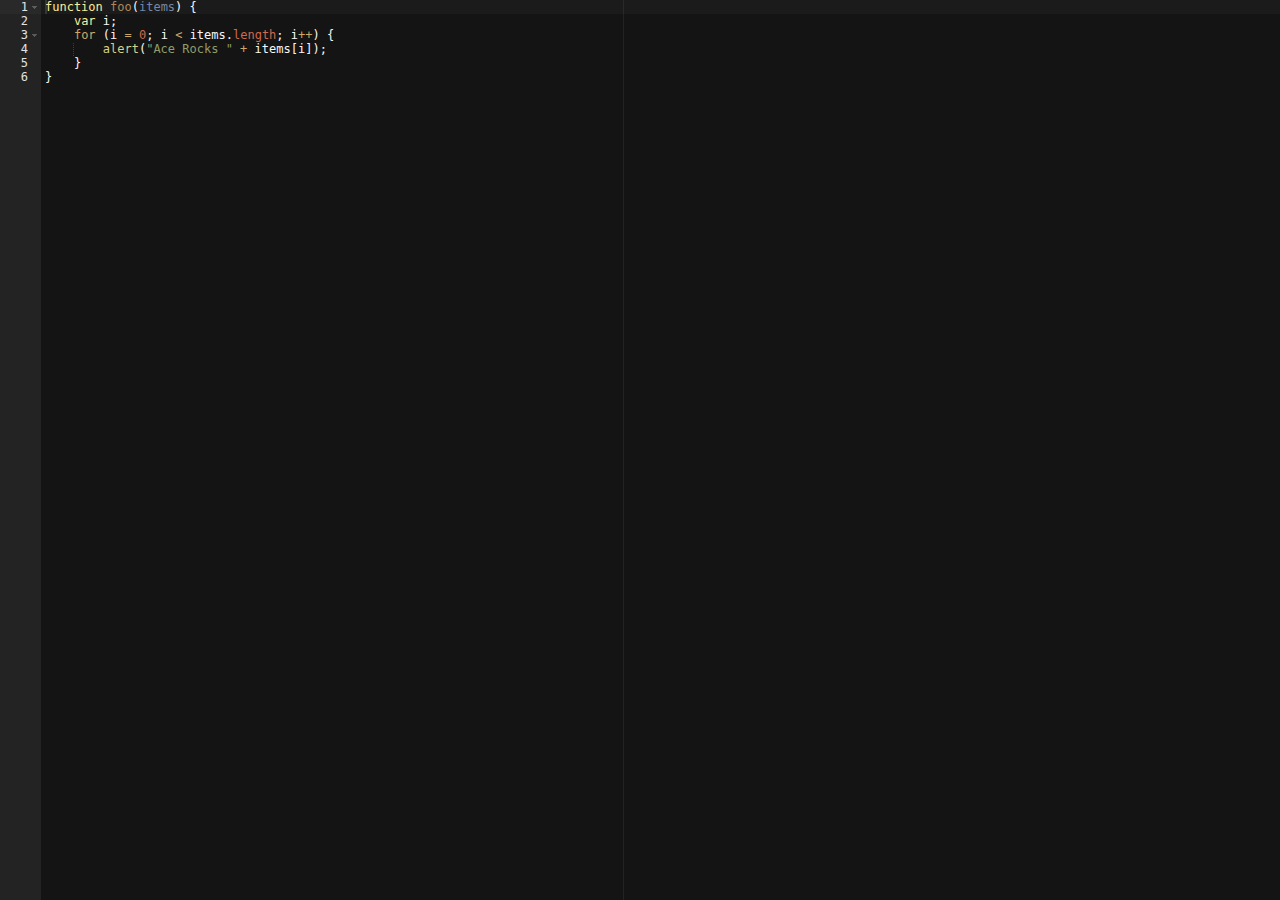
<file: interview-questions/ace-builds/editor.html>
<!DOCTYPE html>
<html lang="en">
<head>
  <meta charset="UTF-8">
  <meta http-equiv="X-UA-Compatible" content="IE=edge,chrome=1">
  <title>Editor</title>
  <style type="text/css" media="screen">
    body {
        overflow: hidden;
    }

    #editor {
        margin: 0;
        position: absolute;
        top: 0;
        bottom: 0;
        left: 0;
        right: 0;
    }
  </style>
</head>
<body>

<pre id="editor">function foo(items) {
    var i;
    for (i = 0; i &lt; items.length; i++) {
        alert("Ace Rocks " + items[i]);
    }
}</pre>

<script src="src-noconflict/ace.js" type="text/javascript" charset="utf-8"></script>
<script>
    var editor = ace.edit("editor");
    editor.setTheme("ace/theme/twilight");
    editor.session.setMode("ace/mode/javascript");
</script>

</body>
</html>
</file>
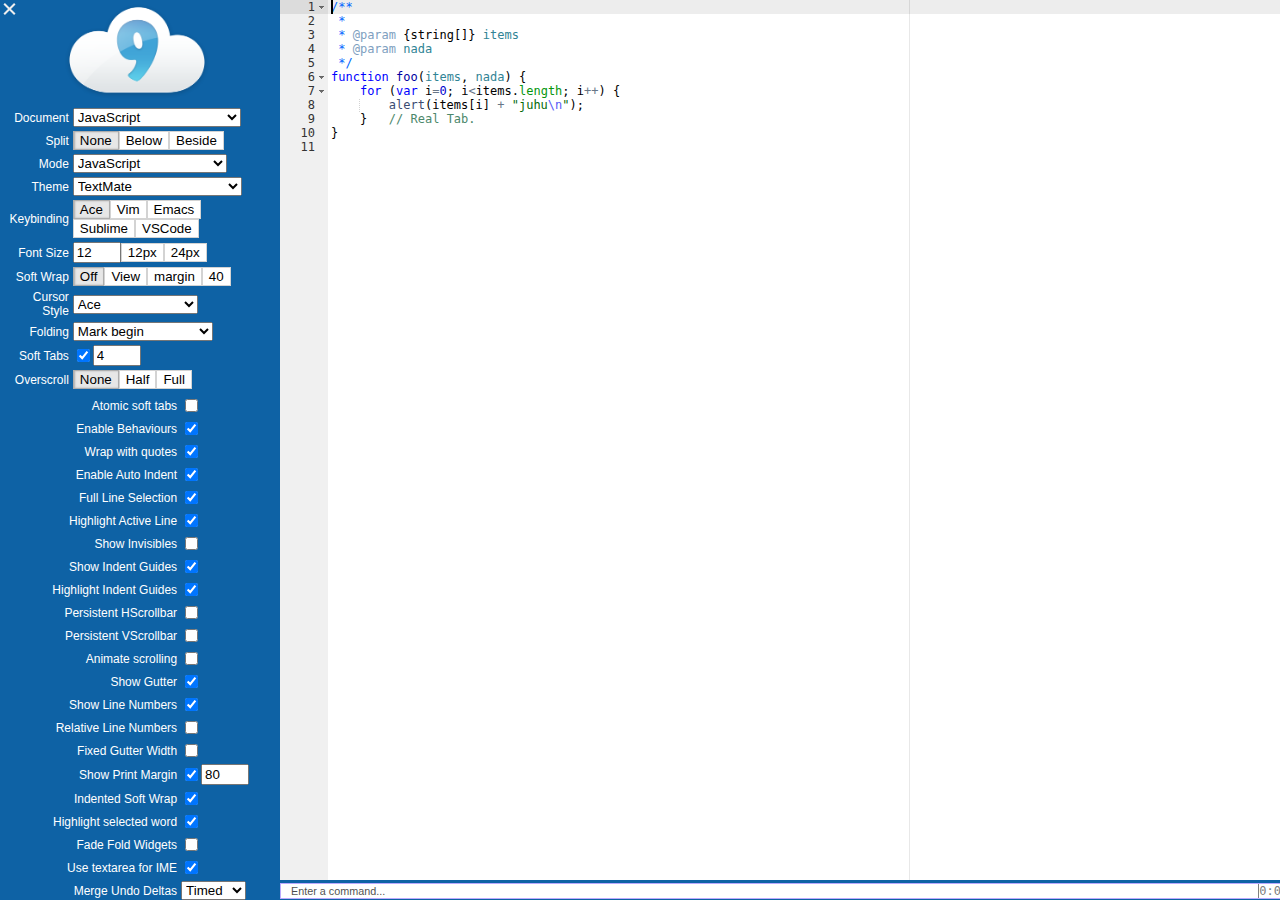
<file: interview-questions/ace-builds/kitchen-sink.html>
<!DOCTYPE html>

<html lang="en">
<head>
    <meta http-equiv="Content-Type" content="text/html; charset=utf-8">
    <meta name="viewport" content="width=device-width,height=device-height" />
    <title>Ace Kitchen Sink</title>
    <meta name="author" content="Fabian Jakobs">

    <link rel="stylesheet" href="demo/kitchen-sink/styles.css" type="text/css" media="screen" charset="utf-8">

    <link href="./doc/site/images/favicon.ico" rel="icon" type="image/x-icon">
</head>
<body>
<div id="sidePanel" style="position:absolute;height:100%;">
  <div class="toggleButton" id="optionToggle" role="button" aria-label="Hide Options" tabindex="0">
    <div></div><div></div><div></div>
  </div>
  <a href="https://c9.io">
    <img id="c9-logo" alt="Cloud9 IDE | Your code anywhere, anytime" src="demo/kitchen-sink/logo.png" style="width: 172px;margin: -9px 30px -12px 51px;">
  </a>
  <div style="position: absolute; overflow: hidden; top:100px; bottom:0">
  <div id="optionsPanel" style="width: 120%; height:100%; overflow-y: scroll">

  
  <a href="https://ace.c9.io">
    <img id="ace-logo" alt="Ace Website" src="demo/kitchen-sink/ace-logo.png" style="width: 134px;margin: 46px 0px 4px 66px;">
  </a>

  </div>
  </div>
</div>
  <div id="editor-container"></div>




  <script src="src/ace.js" data-ace-base="src" type="text/javascript" charset="utf-8"></script>
  <script src="demo/kitchen-sink/demo.js"></script>
  <script type="text/javascript" charset="utf-8">
    require("kitchen-sink/demo");
  </script>
    

</body>
</html>
</file>
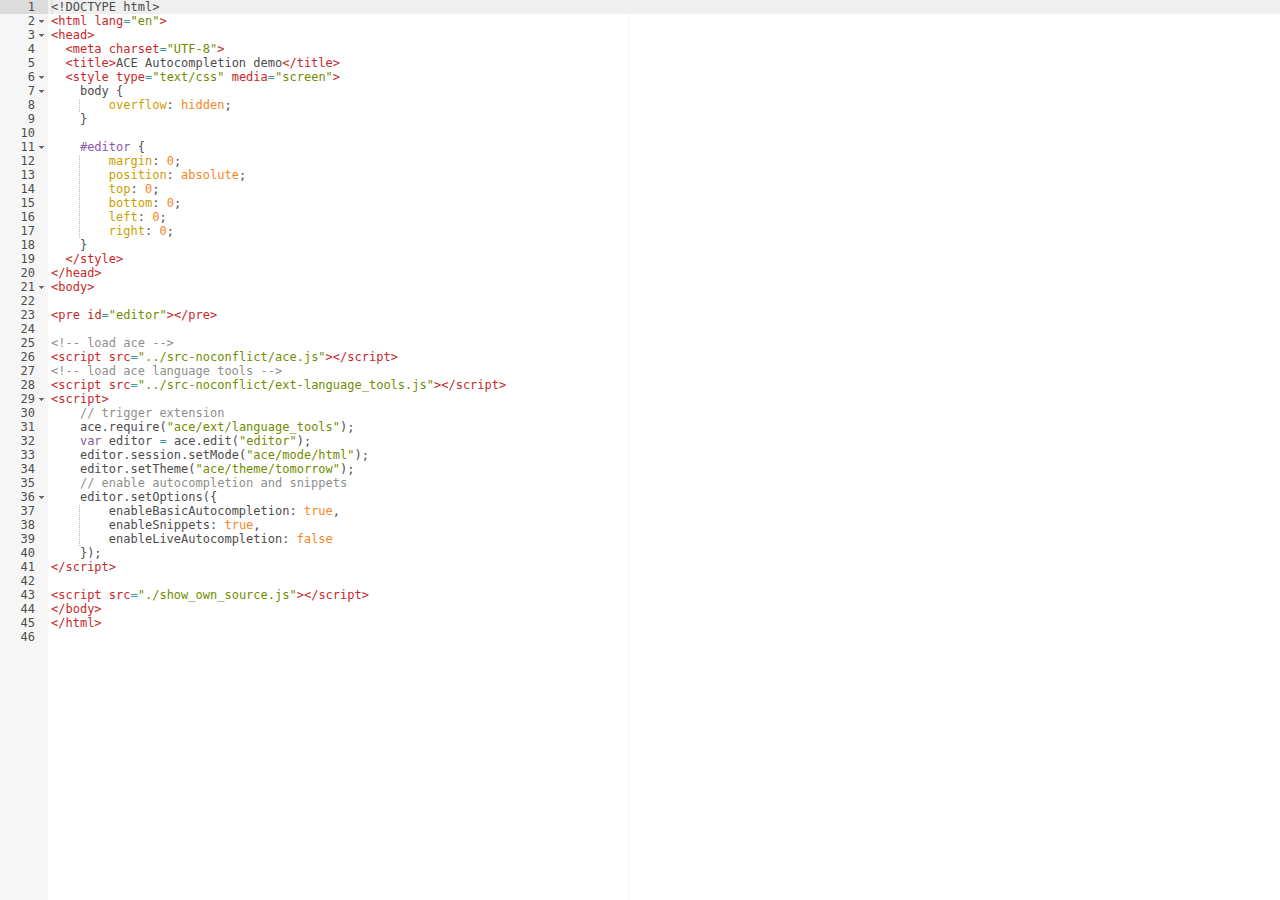
<file: interview-questions/ace-builds/demo/autocompletion.html>
<!DOCTYPE html>
<html lang="en">
<head>
  <meta charset="UTF-8">
  <title>ACE Autocompletion demo</title>
  <style type="text/css" media="screen">
    body {
        overflow: hidden;
    }
    
    #editor { 
        margin: 0;
        position: absolute;
        top: 0;
        bottom: 0;
        left: 0;
        right: 0;
    }
  </style>
</head>
<body>

<pre id="editor"></pre>

<!-- load ace -->
<script src="../src-noconflict/ace.js"></script>
<!-- load ace language tools -->
<script src="../src-noconflict/ext-language_tools.js"></script>
<script>
    // trigger extension
    ace.require("ace/ext/language_tools");
    var editor = ace.edit("editor");
    editor.session.setMode("ace/mode/html");
    editor.setTheme("ace/theme/tomorrow");
    // enable autocompletion and snippets
    editor.setOptions({
        enableBasicAutocompletion: true,
        enableSnippets: true,
        enableLiveAutocompletion: false
    });
</script>

<script src="./show_own_source.js"></script>
</body>
</html>
</file>
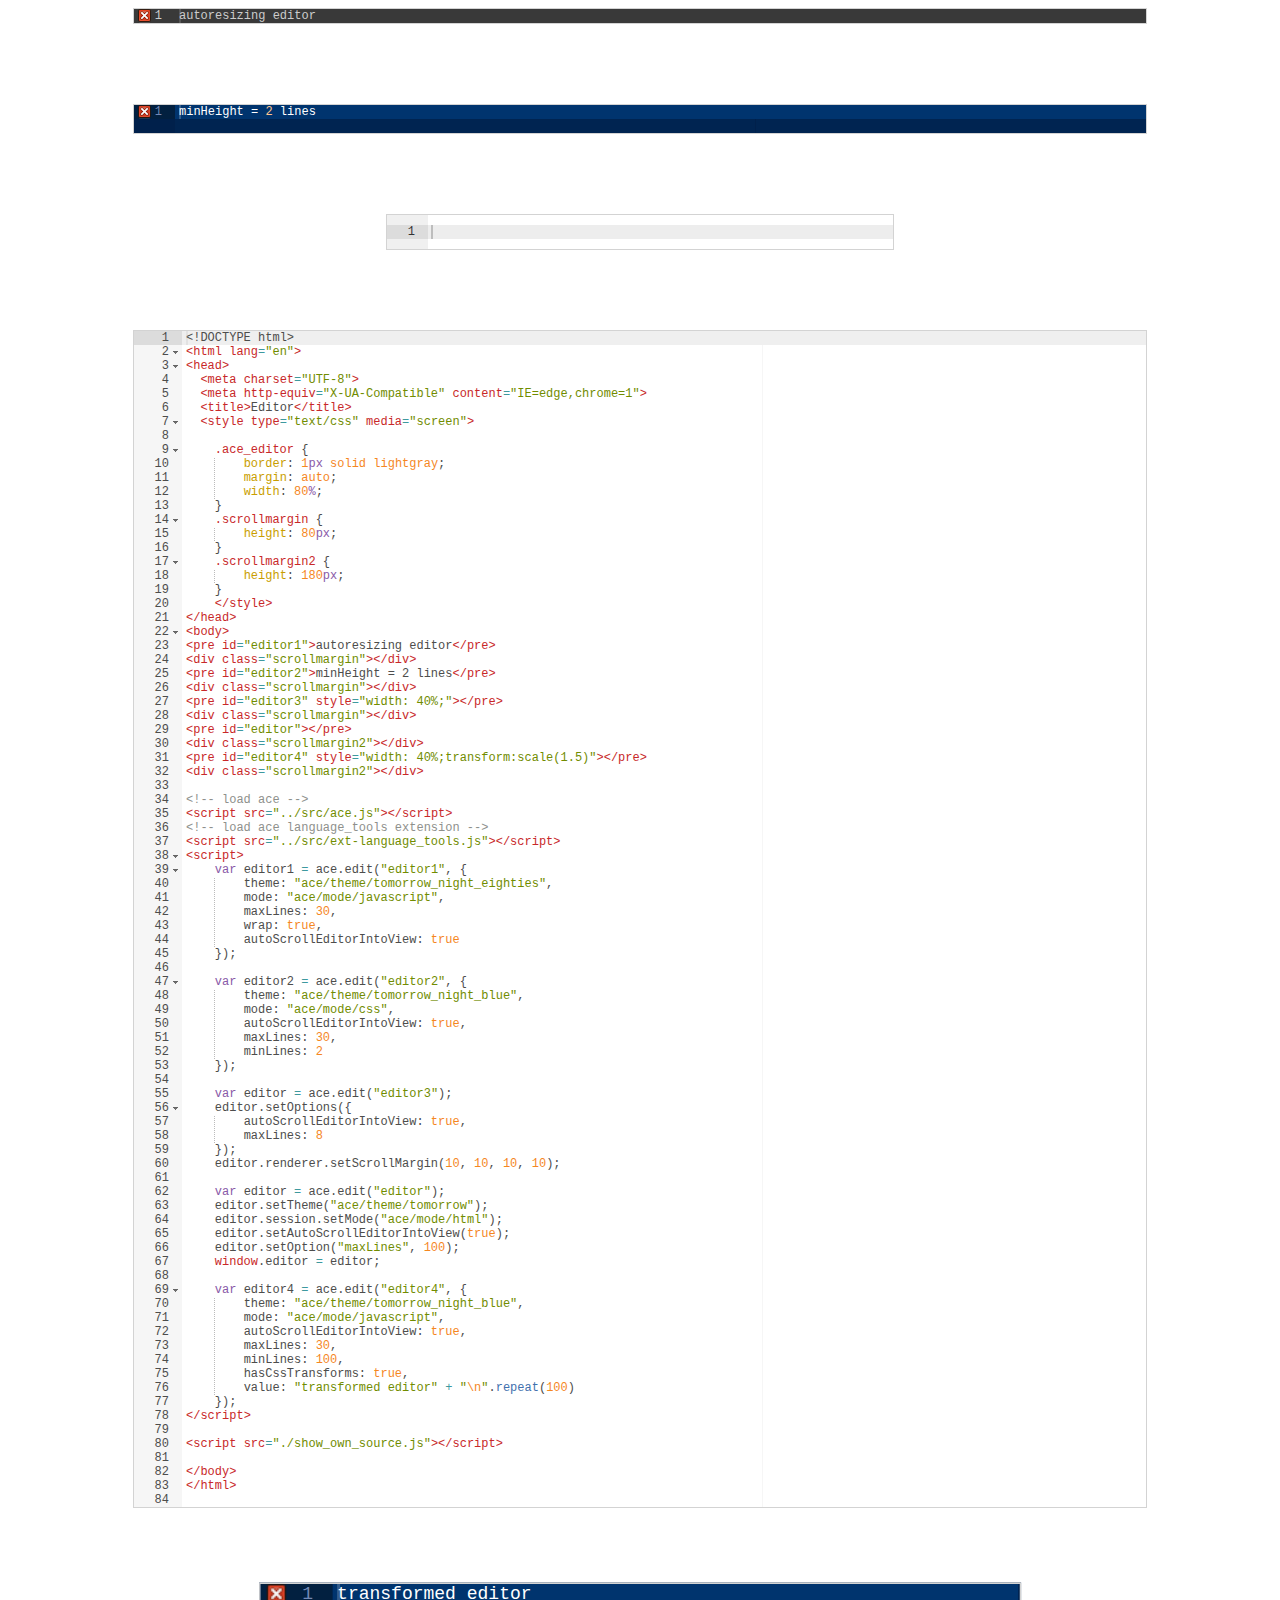
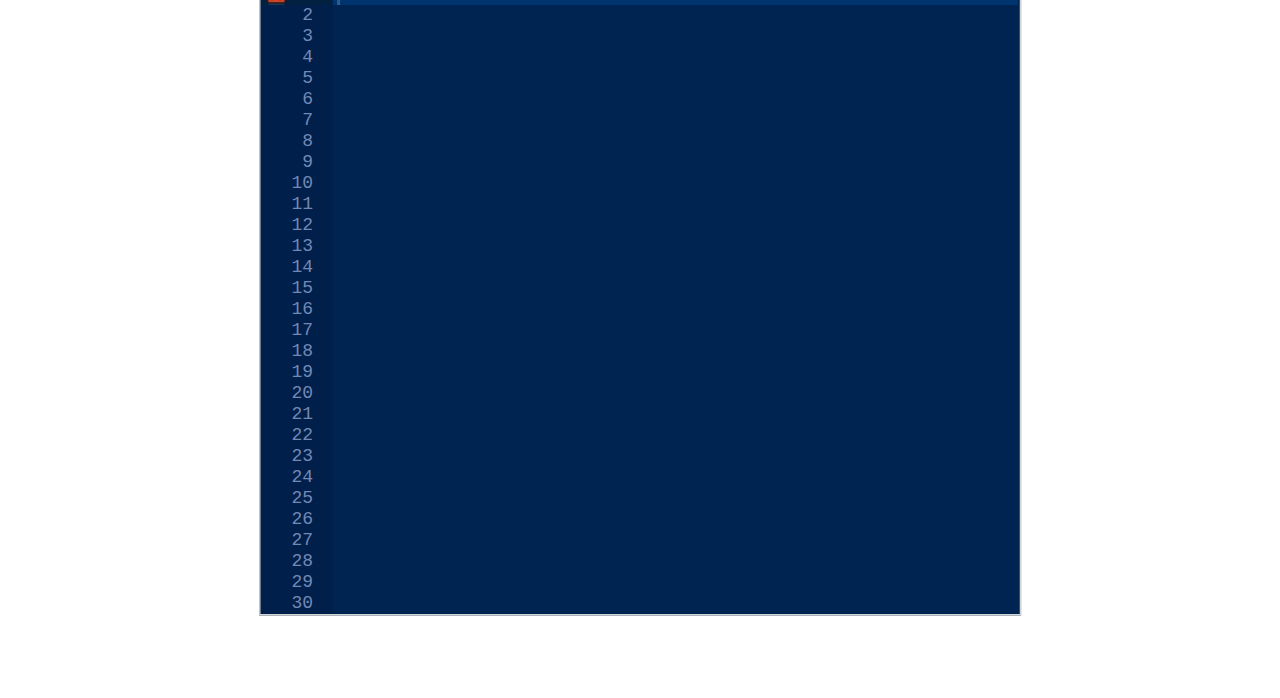
<file: interview-questions/ace-builds/demo/autoresize.html>
<!DOCTYPE html>
<html lang="en">
<head>
  <meta charset="UTF-8">
  <meta http-equiv="X-UA-Compatible" content="IE=edge,chrome=1">
  <title>Editor</title>
  <style type="text/css" media="screen">

	.ace_editor {
		border: 1px solid lightgray;
		margin: auto;
		width: 80%;
	}
	.scrollmargin {
		height: 80px;
	}
	.scrollmargin2 {
		height: 180px;
	}
    </style>
</head>
<body>
<pre id="editor1">autoresizing editor</pre>
<div class="scrollmargin"></div>
<pre id="editor2">minHeight = 2 lines</pre>
<div class="scrollmargin"></div>
<pre id="editor3" style="width: 40%;"></pre>
<div class="scrollmargin"></div>
<pre id="editor"></pre>
<div class="scrollmargin2"></div>
<pre id="editor4" style="width: 40%;transform:scale(1.5)"></pre>
<div class="scrollmargin2"></div>

<!-- load ace -->
<script src="../src/ace.js"></script>
<!-- load ace language_tools extension -->
<script src="../src/ext-language_tools.js"></script>
<script>
    var editor1 = ace.edit("editor1", {
        theme: "ace/theme/tomorrow_night_eighties",
        mode: "ace/mode/javascript",
        maxLines: 30,
        wrap: true,
        autoScrollEditorIntoView: true
    });

    var editor2 = ace.edit("editor2", {
        theme: "ace/theme/tomorrow_night_blue",
        mode: "ace/mode/css",
        autoScrollEditorIntoView: true,
        maxLines: 30,
        minLines: 2
    });

    var editor = ace.edit("editor3");
    editor.setOptions({
        autoScrollEditorIntoView: true,
        maxLines: 8
    });
    editor.renderer.setScrollMargin(10, 10, 10, 10);
    
    var editor = ace.edit("editor");
    editor.setTheme("ace/theme/tomorrow");
    editor.session.setMode("ace/mode/html");
    editor.setAutoScrollEditorIntoView(true);
    editor.setOption("maxLines", 100); 
    window.editor = editor;
    
    var editor4 = ace.edit("editor4", {
        theme: "ace/theme/tomorrow_night_blue",
        mode: "ace/mode/javascript",
        autoScrollEditorIntoView: true,
        maxLines: 30,
        minLines: 100,
        hasCssTransforms: true,
        value: "transformed editor" + "\n".repeat(100)
    });
</script>

<script src="./show_own_source.js"></script>

</body>
</html>
</file>
<file: interview-questions/ace-builds/demo/bookmarklet/style.css>
body {
    margin:0;
    padding:0;
    background-color:#e6f5fc;
    
}

H2, H3, H4 {
    font-family:Trebuchet MS;
    font-weight:bold;
    margin:0;
    padding:0;
}

H2 {
    font-size:28px;
    color:#263842;
    padding-bottom:6px;
}

H3 {
    font-family:Trebuchet MS;
    font-weight:bold;
    font-size:22px;
    color:#253741;
    margin-top:43px;
    margin-bottom:8px;
}

H4 {
    font-family:Trebuchet MS;
    font-weight:bold;
    font-size:21px;
    color:#222222;
    margin-bottom:4px;
}

P {
    padding:13px 0;
    margin:0;
    line-height:22px;
}

UL{
    line-height : 22px;
}

PRE{
    background : #333;
    color : white;
    padding : 10px;
}

#header {
    height : 227px;
    position:relative;
    overflow:hidden;
    background: url(images/background.png) repeat-x 0 0;
    border-bottom:1px solid #c9e8fa;   
}

#header .content .signature {
    font-family:Trebuchet MS;
    font-size:11px;
    color:#ebe4d6;
    position:absolute;
    bottom:5px;
    right:42px;
    letter-spacing : 1px;
}

.content {
    width:970px;
    position:relative;
    margin:0 auto;
}

#header .content {
    height:184px;
    margin-top:22px;
}

#header .content .logo {
    width  : 282px;
    height : 184px;
    background:url(images/logo.png) no-repeat 0 0;
    position:absolute;
    top:0;
    left:0;
}

#header .content .title {
    width  : 605px;
    height : 58px;
    background:url(images/ace.png) no-repeat 0 0;
    position:absolute;
    top:98px;
    left:329px;
}

#wrapper {
    background:url(images/body_background.png) repeat-x 0 0;
    min-height:250px;
}

#wrapper .content {
    font-family:Arial;
    font-size:14px;
    color:#222222;
    width:1000px;
}

#wrapper .content .column1 {
    position:relative;
    float:left;
    width:315px;
    margin-right:31px;
}

#wrapper .content .column2 {
    position:relative;
    float:left;
    width:600px;
    padding-top:47px;
}

.fork_on_github {
    width:310px;
    height:80px;
    background:url(images/fork_on_github.png) no-repeat 0 0;
    position:relative;
    overflow:hidden;
    cursor:pointer;
}

.fork_on_github:hover {
    background-position:0 -80px;
}

.divider {
    height:3px;
    background-color:#bedaea;
    margin-bottom:3px;
}

.menu {
    padding:23px 0 0 24px;
}

UL.content-list {
    padding:15px;
    margin:0;
}

UL.menu-list {
    padding:0;
    margin:0 0 20px 0;
    list-style-type:none;
    line-height : 16px;
}

UL.menu-list LI {
    color:#2557b4;
    font-family:Trebuchet MS;
    font-size:14px;
    padding:7px 0;
    border-bottom:1px dotted #d6e2e7;
}

UL.menu-list LI:last-child {
    border-bottom:0;
}

A {
    color:#2557b4;
    text-decoration:none;
}

A:hover {
    text-decoration:underline;
}

P#first{
    background : rgba(255,255,255,0.5);
    padding : 20px;
    font-size : 16px;
    line-height : 24px;
    margin : 0 0 20px 0;
}

#footer {
    height:40px;
    position:relative;
    overflow:hidden;
    background:url(images/bottombar.png) repeat-x 0 0;
    position:relative;
    margin-top:40px;
}

UL.menu-footer {
    padding:0;
    margin:8px 11px 0 0;
    list-style-type:none;
    float:right;
}

UL.menu-footer LI {
    color:white;
    font-family:Arial;
    font-size:12px;
    display:inline-block;
    margin:0 1px;
}

UL.menu-footer LI A {
    color:#8dd0ff;
    text-decoration:none;
}

UL.menu-footer LI A:hover {
    text-decoration:underline;
}
</file>
<file: assets/css/variables.css>
/*--------------------------------------------------------------
# 1. Aniruddha kadia variables 
--------------------------------------------------------------*/
:root {

  /* Fonts */
  --font-default: 'Lato', system-ui, -apple-system, "Segoe UI", Roboto, "Helvetica Neue", Arial, "Noto Sans", "Liberation Sans", sans-serif, "Apple Color Emoji", "Segoe UI Emoji", "Segoe UI Symbol", "Noto Color Emoji";
  --font-primary: 'Lato', sans-serif;
  --font-secondary: 'Lato', sans-serif;

  /* Colors */
  /* The *-rgb color names are simply the RGB converted value of the corresponding color for use in the rgba() function */

  /* Default text color */
  --color-default: #1a1f24;
  --color-default-rgb: 26, 31, 36;

  /* Defult links color */
  --color-links: #1977cc;
  --color-links-hover: #7d7bfd;

  /* Primay colors */
  --color-primary: #1977cc;
  --color-primary-light: #7d7bfd;
  --color-primary-dark: #4b49aa;

  --color-primary-rgb: 98, 97, 197;
  --color-primary-light-rgb: 125, 123, 253;
  --color-primary-dark-rgb: 75, 73, 170;

  /* Secondary colors */
  --color-secondary: #56556b;
  --color-secondary-light: #7c7b94;
  --color-secondary-dark: #343346;

  --color-secondary-rgb: 86, 85, 107;
  --color-secondary-light-rgb: 124, 123, 148;
  --color-secondary-dark-rgb: 52, 51, 70;

  /* General colors */
  --color-blue: #0d6efd;
  --color-blue-rgb: 13, 110, 253;

  --color-indigo: #6610f2;
  --color-indigo-rgb: 102, 16, 242;

  --color-purple: #6f42c1;
  --color-purple-rgb: 111, 66, 193;

  --color-pink: #f3268c;
  --color-pink-rgb: 243, 38, 140;

  --color-red: #df1529;
  --color-red-rgb: 223, 21, 4;

  --color-orange: #fd7e14;
  --color-orange-rgb: 253, 126, 20;

  --color-yellow: #ffc107;
  --color-yellow-rgb: 255, 193, 7;

  --color-green: #059652;
  --color-green-rgb: 5, 150, 82;

  --color-teal: #20c997;
  --color-teal-rgb: 32, 201, 151;

  --color-cyan: #0dcaf0;
  --color-cyan-rgb: 13, 202, 240;

  --color-white: #ffffff;
  --color-white-rgb: 255, 255, 255;

  --color-gray: #6c757d;
  --color-gray-rgb: 108, 117, 125;

  --color-black: #000000;
  --color-black-rgb: 0, 0, 0;
  
}

/*--------------------------------------------------------------
# 2. Override default Bootstrap variables
--------------------------------------------------------------*/
:root {

  --bs-blue: var(--color-blue);
  --bs-indigo: var(--color-indigo);
  --bs-purple: var(--color-purple);
  --bs-pink: var(--color-pink);
  --bs-red: var(--color-red);
  --bs-orange: var(--color-orange);
  --bs-yellow: var(--color-yellow);
  --bs-green: var(--color-green);
  --bs-teal: var(--color-teal);
  --bs-cyan: var(--color-cyan);
  --bs-white: var(--color-white);
  --bs-gray: var(--color-gray);
  --bs-gray-dark: #343a40;
  --bs-gray-100: #f8f9fa;
  --bs-gray-200: #e9ecef;
  --bs-gray-300: #dee2e6;
  --bs-gray-400: #ced4da;
  --bs-gray-500: #adb5bd;
  --bs-gray-600: #6c757d;
  --bs-gray-700: #495057;
  --bs-gray-800: #343a40;
  --bs-gray-900: #212529;
  --bs-primary: var(--color-blue);
  --bs-secondary: var(--color-blue);
  --bs-success: #198754;
  --bs-info: #0dcaf0;
  --bs-warning: #ffc107;
  --bs-danger: #dc3545;
  --bs-light: #f8f9fa;
  --bs-dark: #212529;
  --bs-primary-rgb: var(--color-primary-rgb);
  --bs-secondary-rgb: var(--color-secondary-rgb);
  --bs-success-rgb: 25, 135, 84;
  --bs-info-rgb: 13, 202, 240;
  --bs-warning-rgb: 255, 193, 7;
  --bs-danger-rgb: 220, 53, 69;
  --bs-light-rgb: 248, 249, 250;
  --bs-dark-rgb: 33, 37, 41;
  --bs-white-rgb: var(--color-white-rgb);
  --bs-black-rgb: var(--color-black-rgb);
  --bs-body-color-rgb: var(--color-default-rgb);
  --bs-body-bg-rgb: 255, 255, 255;
  --bs-font-sans-serif: var(--font-default);
  --bs-font-monospace: SFMono-Regular, Menlo, Monaco, Consolas, "Liberation Mono", "Courier New", monospace;
  --bs-gradient: linear-gradient(180deg, rgba(255, 255, 255, 0.15), rgba(255, 255, 255, 0));
  --bs-body-font-family: var(--font-default);
  --bs-body-font-size: 1rem;
  --bs-body-font-weight: 400;
  --bs-body-line-height: 1.5;
  --bs-body-color: var(--color-default);
  --bs-body-bg: #fff;

}

/*--------------------------------------------------------------
# 3. Set color and background class names
--------------------------------------------------------------*/
/* Fonts */
.font-default { font-family: var(--font-default) !important; }
.font-primary { font-family: var(--font-primary) !important;}
.font-secondary { font-family: var(--font-secondary) !important; }

/* Text Colors */
.color-default { color: var(--color-default) !important; }
.color-links { color: var(--color-links) !important; }
.color-links:hover { color: var(--color-links-hover) !important; }
.color-primary { color: var(--color-primary) !important; }
.color-primary-light { color: var(--color-primary-light) !important; }
.color-primary-dark { color: var(--color-primary-dark) !important; }
.color-secondary { color: var(--color-secondary) !important; }
.color-secondary-light { color: var(--color-secondary-light) !important; }
.color-secondary-dark { color: var(--color-secondary-dark) !important; }
.color-blue { color: var(--color-blue) !important; }
.color-indigo { color: var(--color-indigo) !important; }
.color-purple { color: var(--color-purple) !important; }
.color-pink { color: var(--color-pink) !important; }
.color-red { color: var(--color-red) !important; }
.color-orange { color: var(--color-orange) !important; }
.color-yellow { color: var(--color-yellow) !important; }
.color-green { color: var(--color-green) !important; }
.color-teal { color: var(--color-teal) !important; }
.color-cyan { color: var(--color-cyan) !important; }
.color-white { color: var(--color-white) !important; }
.color-gray { color: var(--color-gray) !important; }
.color-black { color: var(--color-black) !important; }

/* Background Colors */
.bg-default { background-color: var(--color-default) !important; }
.bg-primary { background-color: var(--color-primary) !important; }
.bg-primary-light { background-color: var(--color-primary-light) !important; }
.bg-primary-dark { background-color: var(--color-primary-dark) !important; }
.bg-secondary { background-color: var(--color-secondary) !important; }
.bg-secondary-light { background-color: var(--color-secondary-light) !important; }
.bg-secondary-dark { background-color: var(--color-secondary-dark) !important; }
.bg-blue { background-color: var(--color-blue) !important; }
.bg-indigo { background-color: var(--color-indigo) !important; }
.bg-purple { background-color: var(--color-purple) !important; }
.bg-pink { background-color: var(--color-pink) !important; }
.bg-red { background-color: var(--color-red) !important; }
.bg-orange { background-color: var(--color-orange) !important; }
.bg-yellow { background-color: var(--color-yellow) !important; }
.bg-green { background-color: var(--color-green) !important; }
.bg-teal { background-color: var(--color-teal) !important; }
.bg-cyan { background-color: var(--color-cyan) !important; }
.bg-white { background-color: var(--color-white) !important; }
.bg-gray { background-color: var(--color-gray) !important; }
.bg-black { background-color: var(--color-black) !important; }
</file>
<file: assets/css/main.css>
/**
* Check out variables.css for easy customization of colors, typography, and other repetitive properties
*/

/*--------------------------------------------------------------
# General
--------------------------------------------------------------*/
:root {
  scroll-behavior: smooth;
}

a {
  color: var(--color-links);
  text-decoration: none;
}

a:hover {
  color: var(--color-links-hover);
  text-decoration: none;
}

h1,
h2,
h3,
h4,
h5,
h6 {
  font-family: var(--font-primary);
}

/*--------------------------------------------------------------
# Preloader
--------------------------------------------------------------*/
#preloader {
  position: fixed;
  inset: 0;
  z-index: 9999;
  overflow: hidden;
  background: var(--color-white);
  transition: all 0.6s ease-out;
  width: 100%;
  height: 100vh;
}

#preloader:before,
#preloader:after {
  content: '';
  position: absolute;
  border: 4px solid var(--color-primary);
  border-radius: 50%;
  animation: animate-preloader 2s cubic-bezier(0, 0.2, 0.8, 1) infinite;
}

#preloader:after {
  animation-delay: -0.5s;
}

@keyframes animate-preloader {
  0% {
    width: 10px;
    height: 10px;
    top: calc(50% - 5px);
    left: calc(50% - 5px);
    opacity: 1;
  }

  100% {
    width: 72px;
    height: 72px;
    top: calc(50% - 36px);
    left: calc(50% - 36px);
    opacity: 0;
  }
}

/*--------------------------------------------------------------
# Sections & Section Header
--------------------------------------------------------------*/
section {
  padding: 60px 0;
  overflow: hidden;
}

.section-header {
  text-align: center;
  padding-bottom: 40px;
}

.section-header h2 {
  font-size: 48px;
  font-weight: 300;
  margin-bottom: 20px;
  color: var(--color-secondary);
}

.section-title {
  text-align: center;
  padding-bottom: 30px;
}

.section-title h2 {
  font-size: 32px;
  font-weight: bold;
  margin-bottom: 20px;
  padding-bottom: 20px;
  position: relative;
  color: var(--color-default);
}

.section-title h2::before {
  content: '';
  position: absolute;
  display: block;
  width: 120px;
  height: 1px;
  background: #ddd;
  bottom: 1px;
  left: calc(50% - 60px);
}

.section-title h2::after {
  content: '';
  position: absolute;
  display: block;
  width: 40px;
  height: 3px;
  background: var(--color-primary);
  bottom: 0;
  left: calc(50% - 20px);
}

.section-title p {
  margin-bottom: 0;
}

.section-header p {
  margin: 0 auto;
  color: var(--color-secondary-light);
}

@media (min-width: 1280px) {
  .section-header p {
    max-width: 80%;
  }
}

/*--------------------------------------------------------------
# Back to top button
--------------------------------------------------------------*/
.back-to-top {
  position: fixed;
  visibility: hidden;
  opacity: 0;
  right: 15px;
  bottom: 15px;
  z-index: 996;
  background: var(--color-primary);
  width: 40px;
  height: 40px;
  border-radius: 4px;
  transition: all 0.4s;
}

.back-to-top i {
  font-size: 28px;
  color: var(--color-white);
  line-height: 0;
}

.back-to-top:hover {
  background: var(--color-links-hover);
  color: var(--color-white);
}

.back-to-top.active {
  visibility: visible;
  opacity: 1;
}

.datepicker-dropdown {
  padding: 20px !important;
}

/*--------------------------------------------------------------
# Top Bar
--------------------------------------------------------------*/
#topbar {
  background: var(--color-white);
  height: 40px;
  font-size: 14px;
  transition: all 0.5s;
  z-index: 996;
}

#topbar.topbar-scrolled {
  top: -40px;
}

#topbar .contact-info a {
  line-height: 1;
  color: var(--color-secondary);
  transition: 0.3s;
}

#topbar .contact-info a:hover {
  color: var(--color-primary);
}

#topbar .contact-info i {
  color: var(--color-primary);
  padding-right: 4px;
  margin-left: 15px;
  line-height: 0;
}

#topbar .contact-info i:first-child {
  margin-left: 0;
}

#topbar .social-links a {
  color: var(--color-links-hover);
  padding-left: 15px;
  display: inline-block;
  line-height: 1px;
  transition: 0.3s;
}

#topbar .social-links a:hover {
  color: var(--color-primary);
}

#topbar .social-links a:first-child {
  border-left: 0;
}

#topbar .social-links .naukri img,
#topbar .social-links .github img,
#topbar .social-links .linkedin img {
  width: 15px;
  opacity: 0.7;
}

#topbar .social-links a:hover.naukri img,
#topbar .social-links a:hover.github img,
#topbar .social-links a:hover.linkedin img {
  opacity: 1;
}

/*--------------------------------------------------------------
# Header
--------------------------------------------------------------*/
#header {
  background: var(--color-white);
  transition: all 0.5s;
  z-index: 997;
  padding: 15px 0;
  top: 40px;
  box-shadow: 0px 2px 15px rgba(25, 119, 204, 0.1);
}

#header.header-scrolled {
  top: 0;
}

#header .logo {
  font-size: 30px;
  margin: 0;
  padding: 0;
  line-height: 1;
  font-weight: 700;
  /* letter-spacing: 0.5px; */
  font-family: var(--font-primary);
}

#header .logo a {
  color: var(--color-primary);
}

#header .logo img {
  max-height: 40px;
}

/**
* Appointment Button *
*/
.appointment-btn {
  margin-left: 25px;
  background: var(--color-primary);
  color: var(--color-white);
  border-radius: 50px;
  padding: 8px 25px;
  white-space: nowrap;
  transition: 0.3s;
  font-size: 14px;
  display: inline-block;
}

.appointment-btn:hover {
  background: var(--color-links-hover);
  color: var(--color-white);
}

@media (max-width: 768px) {
  .appointment-btn {
    margin: 0 15px 0 0;
    padding: 6px 18px;
  }
}

/*--------------------------------------------------------------
# Navigation Menu
--------------------------------------------------------------*/
/**
* Desktop Navigation 
*/
.navbar {
  padding: 0;
}

.navbar ul {
  margin: 0;
  padding: 0;
  display: flex;
  list-style: none;
  align-items: center;
}

.navbar li {
  position: relative;
}

.navbar>ul>li {
  position: relative;
  white-space: nowrap;
  padding: 8px 0 8px 20px;
}

.navbar a,
.navbar a:focus {
  display: flex;
  align-items: center;
  justify-content: space-between;
  font-size: 14px;
  color: var(--color-default);
  white-space: nowrap;
  transition: 0.3s;
  border-bottom: 2px solid var(--color-white);
  padding: 5px 2px;
}

.navbar a i,
.navbar a:focus i {
  font-size: 12px;
  line-height: 0;
  margin-left: 5px;
}

.navbar a:hover,
.navbar .active,
.navbar .active:focus,
.navbar li:hover>a {
  color: var(--color-primary);
  border-color: var(--color-primary);
}

.navbar .dropdown ul {
  display: block;
  position: absolute;
  left: 20px;
  top: calc(100% + 30px);
  margin: 0;
  padding: 10px 0;
  z-index: 99;
  opacity: 0;
  visibility: hidden;
  background: var(--color-white);
  box-shadow: 0px 0px 30px rgba(127, 137, 161, 0.25);
  transition: 0.3s;
}

.navbar .dropdown ul li {
  min-width: 200px;
}

.navbar .dropdown ul a {
  padding: 10px 20px;
  font-size: 14px;
  font-weight: 500;
  text-transform: none;
  color: #082744;
  border: none;
}

.navbar .dropdown ul a i {
  font-size: 12px;
}

.navbar .dropdown ul a:hover,
.navbar .dropdown ul .active:hover,
.navbar .dropdown ul li:hover>a {
  color: var(--color-primary);
}

.navbar .dropdown:hover>ul {
  opacity: 1;
  top: 100%;
  visibility: visible;
}

.navbar .dropdown .dropdown ul {
  top: 0;
  left: calc(100% - 30px);
  visibility: hidden;
}

.navbar .dropdown .dropdown:hover>ul {
  opacity: 1;
  top: 0;
  left: 100%;
  visibility: visible;
}

@media (max-width: 1366px) {
  .navbar .dropdown .dropdown ul {
    left: -90%;
  }

  .navbar .dropdown .dropdown:hover>ul {
    left: -100%;
  }
}

/**
* Mobile Navigation 
*/
.mobile-nav-toggle {
  color: var(--color-default);
  font-size: 28px;
  cursor: pointer;
  display: none;
  line-height: 0;
  transition: 0.5s;
}

.mobile-nav-toggle.bi-x {
  color: var(--color-white);
}

@media (max-width: 991px) {
  .mobile-nav-toggle {
    display: block;
  }

  .navbar ul {
    display: none;
  }
}

.navbar-mobile {
  position: fixed;
  overflow: hidden;
  top: 0;
  right: 0;
  left: 0;
  bottom: 0;
  background: rgba(28, 47, 65, 0.9);
  transition: 0.3s;
  z-index: 999;
}

.navbar-mobile .mobile-nav-toggle {
  position: absolute;
  top: 15px;
  right: 15px;
}

.navbar-mobile ul {
  display: block;
  position: absolute;
  top: 55px;
  right: 15px;
  bottom: 15px;
  left: 15px;
  padding: 10px 0;
  background-color: var(--color-white);
  overflow-y: auto;
  transition: 0.3s;
}

.navbar-mobile>ul>li {
  padding: 0;
}

.navbar-mobile a,
.navbar-mobile a:focus {
  padding: 10px 20px;
  font-size: 15px;
  color: var(--color-default);
  border: none;
}

.navbar-mobile a:hover,
.navbar-mobile .active,
.navbar-mobile li:hover>a {
  color: var(--color-primary);
}

.navbar-mobile .getstarted,
.navbar-mobile .getstarted:focus {
  margin: 15px;
}

.navbar-mobile .dropdown ul {
  position: static;
  display: none;
  margin: 10px 20px;
  padding: 10px 0;
  z-index: 99;
  opacity: 1;
  visibility: visible;
  background: var(--color-white);
  box-shadow: 0px 0px 30px rgba(127, 137, 161, 0.25);
}

.navbar-mobile .dropdown ul li {
  min-width: 200px;
}

.navbar-mobile .dropdown ul a {
  padding: 10px 20px;
}

.navbar-mobile .dropdown ul a i {
  font-size: 12px;
}

.navbar-mobile .dropdown ul a:hover,
.navbar-mobile .dropdown ul .active:hover,
.navbar-mobile .dropdown ul li:hover>a {
  color: var(--color-primary);
}

.navbar-mobile .dropdown>.dropdown-active {
  display: block;
}

/*--------------------------------------------------------------
# Breadcrumbs
--------------------------------------------------------------*/
.breadcrumbs {
  padding: 20px 0;
  background-color: #f1f7fd;
  min-height: 40px;
  margin-top: 120px;
}

@media (max-width: 992px) {
  .breadcrumbs {
    margin-top: 100px;
  }
}

.breadcrumbs h2 {
  font-size: 24px;
  font-weight: 300;
  margin: 0;
}

@media (max-width: 992px) {
  .breadcrumbs h2 {
    margin: 0 0 10px 0;
  }
}

.breadcrumbs ol {
  display: flex;
  flex-wrap: wrap;
  list-style: none;
  padding: 0;
  margin: 0;
  font-size: 14px;
}

.breadcrumbs ol li+li {
  padding-left: 10px;
}

.breadcrumbs ol li+li::before {
  display: inline-block;
  padding-right: 10px;
  color: #6c757d;
  content: '/';
}

@media (max-width: 768px) {
  .breadcrumbs .d-flex {
    display: block !important;
  }

  .breadcrumbs ol {
    display: block;
  }

  .breadcrumbs ol li {
    display: inline-block;
  }
}

/*--------------------------------------------------------------
# Hero Section
--------------------------------------------------------------*/
.bg-image {
  background-repeat: no-repeat;
  background-attachment: fixed;
  background-size: cover;
  background-position: center center;
}

@media (max-width: 1024px) {
  .bg-image {
    background-attachment: scroll;
  }
}

.overlay-mf {
  background-color: rgba(0, 0, 0, 0.7);
}

.overlay-mf {
  position: absolute;
  top: 0;
  left: 0px;
  padding: 0;
  height: 100%;
  width: 100%;
  opacity: 0.7;
}

.paralax-mf {
  position: relative;
  padding: 5rem 0;
}

.hero .display-table {
  width: 100%;
  height: 125%;
  display: table;
}

.table-cell {
  display: table-cell;
  vertical-align: middle;
}

.hero {
  height: 100vh;
  position: relative;
  color: var(--color-white);
}

.hero .hero-content {
  text-align: center;
  position: absolute;
}

.hero .overlay-itro {
  background-color: rgba(0, 0, 0, 0.6);
  position: absolute;
  top: 0;
  left: 0px;
  padding: 0;
  height: 100%;
  width: 100%;
  opacity: 0.9;
}

.hero .hero-title {
  color: var(--color-white);
  font-weight: 600;
  font-size: 3rem;
}

@media (min-width: 768px) {
  .hero .hero-title {
    font-size: 4.5rem;
  }
}

.hero .hero-subtitle {
  font-size: 1.5rem;
  font-weight: 600;
}

@media (min-width: 768px) {
  .hero .hero-subtitle {
    font-size: 2.5rem;
  }
}

.hero .text-slider-items {
  display: none;
}

.hero-single {
  height: 350px;
}

.hero-single .hero-content {
  margin-top: 30px;
}

.hero-single .hero-title {
  text-transform: uppercase;
  font-size: 3rem;
}

@media (min-width: 768px) {
  .hero-single .hero-title {
    font-size: 3.5rem;
  }
}

.hero-single .breadcrumb {
  background-color: transparent;
  color: #0078ff;
}

.hero-single .breadcrumb .breadcrumb-item:before {
  color: #cde1f8;
}

.hero-single .breadcrumb .breadcrumb-item.active {
  color: #cde1f8;
}

.hero-single .breadcrumb a {
  color: var(--color-white);
}

/*--------------------------------------------------------------
# About Us
--------------------------------------------------------------*/
.about-mf {
  background-color: #f1f7fd;
}

.about-mf .title-box-2 {
  margin-bottom: 3rem;
}

.about-mf .title-left {
  font-size: 2rem;
  position: relative;
}

.about-mf .title-left:before {
  content: '';
  position: absolute;
  height: 3px;
  background-color: #0078ff;
  width: 100px;
  bottom: -12px;
}

.about-mf .sect-pt4 {
  padding-top: 4rem;
}

.about-mf .box-shadow-full {
  padding: 3rem 1.25rem;
  position: relative;
  background-color: var(--color-white);
  margin-bottom: 3rem;
  z-index: 2;
  box-shadow: 0 12px 12px 0 rgba(0, 0, 0, 0.06), 0 12px 23px 0 rgba(0, 0, 0, 0.2);
  border-radius: 20px;
}

.about-info .title-s {
  font-weight: 600;
  color: #1e1e1e;
  font-size: 1.1rem;
}

@media (min-width: 768px) {
  .about-mf .box-shadow-full {
    padding: 3rem;
  }
}


/*--------------------------------------------------------------
# Project Section
--------------------------------------------------------------*/
.project-card {
  border-radius: 20px;
}

.custom-shadow {
  box-shadow: 0 12px 12px 0 rgba(0, 0, 0, 0.06), 0 12px 23px 0 rgba(0, 0, 0, 0.2);
}

.media-wrapper {
  position: relative;
  width: 100%;
  aspect-ratio: 16 / 9;
  /* Same as YouTube */
  background: #f2f2f2;
  border-radius: 16px;
  overflow: hidden;
}

.media-wrapper img,
.media-wrapper video,
.media-wrapper iframe {
  width: 100%;
  height: 100%;
  object-fit: cover;
  cursor: pointer;
}

.media-wrapper video {
  display: none;
}

.tech-badge {
  background: #eef1f4;
  font-size: 13px;
  padding: 6px 14px;
  border-radius: 20px;
}

.btn-custom-primary {
  background-color: var(--color-primary);
  color: var(--color-white);
  border-radius: 30px;
  padding: 12px 26px;
  font-weight: 600;
}

.btn-custom-primary:hover {
  background-color: var(--color-links-hover);
  color: var(--color-white);
}

.btn-custom-secondary {
  border: 2px solid var(--color-primary);
  color: var(--color-primary);
  border-radius: 30px;
  padding: 12px 26px;
  font-weight: 600;
}

.btn-custom-secondary:hover {
  background-color: var(--color-primary);
  color: var(--color-white);
}


/*--------------------------------------------------------------
# Featured Services Section
--------------------------------------------------------------*/
.featured-services .service-item {
  width: 100%;
  height: 100%;
  padding: 30px;
  transition: all ease-in-out 0.4s;
  background: var(--color-white);
  border: 1px solid #e2eefd;
  display: flex;
  flex-direction: column;
  align-items: center;
}

.featured-services .service-item .icon {
  margin-bottom: 10px;
  width: 40%;
}

.featured-services .service-item .icon i {
  color: var(--color-primary);
  font-size: 36px;
  transition: 0.3s;
}

.featured-services .service-item h4 {
  font-weight: 600;
  margin-bottom: 15px;
  font-size: 24px;
}

.featured-services .service-item h4 a {
  color: #485664;
  transition: ease-in-out 0.3s;
  text-decoration: none;
}

.featured-services .service-item p {
  line-height: 24px;
  font-size: 14px;
  margin-bottom: 0;
}

.featured-services .service-item:hover {
  transform: translateY(-10px);
  box-shadow: 0 12px 12px 0 rgba(0, 0, 0, 0.06), 0 12px 23px 0 rgba(0, 0, 0, 0.2)
}

.featured-services .service-item:hover h4 a {
  color: var(--color-primary);
}

/*--------------------------------------------------------------
# Testimonials
--------------------------------------------------------------*/
.testimonial-box {
  color: var(--color-white);
  text-align: center;
}

.testimonial-box .author-test {
  margin-top: 1rem;
}

.testimonial-box .author-test img {
  margin: 0 auto;
}

.testimonial-box .author {
  color: var(--color-white);
  text-transform: uppercase;
  font-weight: 600;
  margin: 1rem 0;
  display: block;
  font-size: 1.4rem;
}

.testimonial-box .desig {
  text-transform: initial;
  font-size: 18px;
}

.testimonial-box .comit {
  font-size: 2rem;
  color: var(--color-primary);
  background-color: var(--color-white);
  width: 52px;
  height: 52px;
  display: block;
  margin: 0 auto;
  border-radius: 50%;
  line-height: 1.6;
}

@media (min-width: 768px) {
  .testimonial-box .description {
    padding: 0 5rem;
  }
}

@media (min-width: 992px) {
  .testimonial-box .description {
    padding: 0 8rem;
  }
}

@media (min-width: 1200px) {
  .testimonial-box .description {
    padding: 0 5rem;
  }
}

.swiper-pagination {
  margin-top: 20px;
  position: relative;
}

.swiper-pagination .swiper-pagination-bullet {
  width: 12px;
  height: 12px;
  background-color: rgba(255, 255, 255, 0.4);
  opacity: 1;
}

.swiper-pagination .swiper-pagination-bullet-active {
  background-color: var(--color-white);
}

/*--------------------------------------------------------------
# Frequently Asked Questions
--------------------------------------------------------------*/
.faq {
  padding: 60px 0;
}

.faq .faq-list {
  padding: 0;
  list-style: none;
}

.faq .faq-list li {
  border-bottom: 1px solid #d4e5fc;
  margin-bottom: 20px;
  padding-bottom: 20px;
}

.faq .faq-list .question {
  display: block;
  position: relative;
  font-family: var(--font-primary);
  font-size: 18px;
  line-height: 24px;
  font-weight: 400;
  padding-left: 25px;
  cursor: pointer;
  color: var(--color-primary);
  transition: 0.3s;
}

.faq .faq-list i {
  font-size: 16px;
  position: absolute;
  left: 0;
  top: -2px;
}

.faq .faq-list p {
  margin-bottom: 0;
  padding: 10px 0 0 25px;
}

.faq .faq-list .icon-show {
  display: none;
}

.faq .faq-list .collapsed {
  color: var(--color-secondary);
}

.faq .faq-list .collapsed:hover {
  color: var(--color-primary);
}

.faq .faq-list .collapsed .icon-show {
  display: inline-block;
  transition: 0.6s;
}

.faq .faq-list .collapsed .icon-close {
  display: none;
  transition: 0.6s;
}

/*--------------------------------------------------------------
# Resume
--------------------------------------------------------------*/

.resume .resume-item {
  padding: 0 0 20px 20px;
  margin-top: -2px;
  border-left: 2px solid var(--color-primary);
  position: relative;
}

.resume .resume-item h4 {
  line-height: 18px;
  font-size: 18px;
  font-weight: 600;
  color: var(--color-default);
  margin-bottom: 10px;
}

.resume .resume-item h5 {
  font-size: 16px;
  background: #e4ebf3;
  padding: 5px 15px;
  display: inline-block;
  font-weight: 400;
  margin-bottom: 10px;
  font-family: 'Poppins', sans-serif;
}

.resume .resume-item ul {
  padding-left: 20px;
}

.resume .resume-item ul li {
  padding-bottom: 10px;
}

.resume .resume-item:last-child {
  padding-bottom: 0;
}

.resume .resume-item::before {
  content: '';
  position: absolute;
  width: 16px;
  height: 16px;
  border-radius: 50px;
  left: -9px;
  top: 0;
  background: var(--color-white);
  border: 2px solid var(--color-primary);
}

/*--------------------------------------------------------------
# Portfolio
--------------------------------------------------------------*/
.portfolio #portfolio-flters {
  padding: 0;
  margin: 0 auto 25px auto;
  list-style: none;
  text-align: center;
  background: var(--bg-white);
  border-radius: 50px;
  padding: 2px 15px;
}

.portfolio #portfolio-flters li {
  cursor: pointer;
  display: inline-block;
  padding: 8px 20px 10px 20px;
  font-size: 15px;
  font-weight: 600;
  line-height: 1;
  color: var(--color-secondary);
  margin: 0 4px 8px 4px;
  transition: 0.3s;
  border-radius: 50px;
  border: 1px solid var(--color-white);
}

.portfolio #portfolio-flters li:hover,
.portfolio #portfolio-flters li.filter-active {
  color: var(--color-primary);
  border-color: var(--color-primary);
}

.portfolio #portfolio-flters li:last-child {
  margin-right: 0;
}

.portfolio .portfolio-wrap {
  transition: 0.3s;
  position: relative;
  overflow: hidden;
  z-index: 1;
  background: rgba(255, 255, 255, 0.75);
  border: 1px solid var(--bs-border-color);
}

.portfolio .portfolio-wrap::before {
  content: '';
  background: rgba(255, 255, 255, 0.75);
  position: absolute;
  left: 30px;
  right: 30px;
  top: 30px;
  bottom: 30px;
  transition: all ease-in-out 0.3s;
  z-index: 2;
  opacity: 0;
}

.portfolio .portfolio-wrap img {
  transition: 1s;
}

.portfolio .portfolio-wrap .portfolio-info {
  opacity: 0;
  position: absolute;
  top: 0;
  left: 0;
  right: 0;
  bottom: 0;
  text-align: center;
  z-index: 3;
  transition: all ease-in-out 0.3s;
  display: flex;
  flex-direction: column;
  justify-content: center;
  align-items: center;
}

.portfolio .portfolio-wrap .portfolio-info::before {
  display: block;
  content: '';
  width: 48px;
  height: 48px;
  position: absolute;
  top: 35px;
  left: 35px;
  border-top: 3px solid rgba(1, 41, 112, 0.2);
  border-left: 3px solid rgba(1, 41, 112, 0.2);
  transition: all 0.5s ease 0s;
  z-index: 9994;
}

.portfolio .portfolio-wrap .portfolio-info::after {
  display: block;
  content: '';
  width: 48px;
  height: 48px;
  position: absolute;
  bottom: 35px;
  right: 35px;
  border-bottom: 3px solid rgba(1, 41, 112, 0.2);
  border-right: 3px solid rgba(1, 41, 112, 0.2);
  transition: all 0.5s ease 0s;
  z-index: 9994;
}

.portfolio .portfolio-wrap .portfolio-info h4 {
  font-size: 20px;
  color: #012970;
  font-weight: 700;
}

.portfolio .portfolio-wrap .portfolio-info p {
  color: #012970;
  font-weight: 600;
  font-size: 14px;
  text-transform: uppercase;
  padding: 0;
  margin: 0;
}

.portfolio .portfolio-wrap .portfolio-links {
  text-align: center;
  z-index: 4;
}

.portfolio .portfolio-wrap .portfolio-links a {
  color: var(--color-white);
  background: var(--color-primary);
  margin: 10px 2px;
  width: 36px;
  height: 36px;
  display: inline-flex;
  align-items: center;
  justify-content: center;
  border-radius: 50%;
  transition: 0.3s;
}

.portfolio .portfolio-wrap .portfolio-links a i {
  font-size: 24px;
  line-height: 0;
}

.portfolio .portfolio-wrap .portfolio-links a:hover {
  background: var(--color-primary);
}

.portfolio .portfolio-wrap:hover img {
  transform: scale(1.1);
}

.portfolio .portfolio-wrap:hover::before {
  top: 0;
  left: 0;
  right: 0;
  bottom: 0;
  opacity: 1;
}

.portfolio .portfolio-wrap:hover .portfolio-info {
  opacity: 1;
}

.portfolio .portfolio-wrap:hover .portfolio-info::before {
  top: 15px;
  left: 15px;
}

.portfolio .portfolio-wrap:hover .portfolio-info::after {
  bottom: 15px;
  right: 15px;
}

/*--------------------------------------------------------------
# Portfolio Details
--------------------------------------------------------------*/
.portfolio-details {
  padding-top: 40px;
}

.portfolio-details .portfolio-details-slider img {
  width: 100%;
}

.portfolio-details .portfolio-details-slider .swiper-pagination {
  margin-top: 20px;
  position: relative;
}

.portfolio-details .portfolio-details-slider .swiper-pagination .swiper-pagination-bullet {
  width: 12px;
  height: 12px;
  background-color: var(--color-white);
  opacity: 1;
  border: 1px solid var(--color-primary);
}

.portfolio-details .portfolio-details-slider .swiper-pagination .swiper-pagination-bullet-active {
  background-color: var(--color-primary);
}

.portfolio-details .portfolio-info {
  padding: 30px;
  box-shadow: 0 12px 12px 0 rgba(0, 0, 0, 0.06), 0 12px 23px 0 rgba(0, 0, 0, 0.2)
}

.portfolio-details .portfolio-info h3 {
  font-size: 22px;
  font-weight: 700;
  margin-bottom: 20px;
  padding-bottom: 20px;
  border-bottom: 1px solid #eee;
}

.portfolio-details .portfolio-info ul {
  list-style: none;
  padding: 0;
  font-size: 15px;
}

.portfolio-details .portfolio-info ul li+li {
  margin-top: 10px;
}

.portfolio-details .portfolio-description {
  padding-top: 30px;
}

.portfolio-details .portfolio-description h2 {
  font-size: 26px;
  font-weight: 700;
  margin-bottom: 20px;
}

.portfolio-details .portfolio-description p {
  padding: 0;
}

/*--------------------------------------------------------------
# Contact
--------------------------------------------------------------*/
/* .contact .info {
  padding: 40px;
  box-shadow: 0px 2px 15px rgba(0, 0, 0, 0.1);
  overflow: hidden;
}

.contact .info h3 {
  font-weight: 600;
  font-size: 24px;
  color: var(--color-secondary);
}

.contact .info p {
  margin-bottom: 30px;
  font-size: 15px;
  color: var(--color-secondary);
}

.contact .info-item + .info-item {
  padding-top: 20px;
  margin-top: 20px;
  border-top: 1px solid rgba(72, 86, 100, 0.15);
}

.contact .info-item i {
  font-size: 24px;
  color: var(--color-primary);
  transition: all 0.3s ease-in-out;
  margin-right: 20px;
}

.contact .info-item h4 {
  padding: 0;
  font-size: 18px;
  font-weight: 600;
  margin-bottom: 5px;
  color: var(--color-secondary);
}

.contact .info-item p {
  padding: 0;
  margin-bottom: 0;
  font-size: 14px;
  color: var(--color-secondary);
}

.contact .php-email-form {
  width: 100%;
  background: var(--color-white);
}

.contact .php-email-form .form-group {
  padding-bottom: 8px;
}

.contact .php-email-form .error-message {
  display: none;
  color: var(--color-white);
  background: #ed3c0d;
  text-align: left;
  padding: 15px;
  font-weight: 600;
}

.contact .php-email-form .error-message br + br {
  margin-top: 25px;
}

.contact .php-email-form .sent-message {
  display: none;
  color: var(--color-white);
  background: #18d26e;
  text-align: center;
  padding: 15px;
  font-weight: 600;
}

.contact .php-email-form .loading {
  display: none;
  background: var(--color-white);
  text-align: center;
  padding: 15px;
}

.contact .php-email-form .loading:before {
  content: '';
  display: inline-block;
  border-radius: 50%;
  width: 24px;
  height: 24px;
  margin: 0 10px -6px 0;
  border: 3px solid #18d26e;
  border-top-color: #eee;
  animation: animate-loading 1s linear infinite;
}

.contact .php-email-form input,
.contact .php-email-form textarea {
  border-radius: 0;
  box-shadow: none;
  font-size: 14px;
}

.contact .php-email-form input {
  height: 44px;
}

.contact .php-email-form textarea {
  padding: 10px 12px;
}

.contact .php-email-form button[type='submit'] {
  background: var(--color-primary);
  border: 0;
  padding: 10px 35px;
  color: var(--color-white);
  transition: 0.4s;
  border-radius: 50px;
}

.contact .php-email-form button[type='submit']:hover {
  background: var(--color-links-hover);
}

@keyframes animate-loading {
  0% {
    transform: rotate(0deg);
  }

  100% {
    transform: rotate(360deg);
  }
} */

/*--------------------------------------------------------------
# Contact
--------------------------------------------------------------*/
.contact .info-box {
  color: #444444;
  text-align: center;
  box-shadow: 0 12px 12px 0 rgba(0, 0, 0, 0.06), 0 12px 23px 0 rgba(0, 0, 0, 0.2);
  padding: 20px 0 30px 0;
  border-radius: 20px;
}

.contact .info-box i {
  font-size: 32px;
  color: #106eea;
  border-radius: 50%;
  padding: 8px;
  border: 2px dotted #b3d1fa;
}

.contact .info-box h3 {
  font-size: 20px;
  color: #777777;
  font-weight: 700;
  margin: 10px 0;
}

.contact .info-box p {
  padding: 0;
  line-height: 24px;
  font-size: 14px;
  margin-bottom: 0;
}

.contact .php-email-form {
  box-shadow: 0 12px 12px 0 rgba(0, 0, 0, 0.06), 0 12px 23px 0 rgba(0, 0, 0, 0.2);
  padding: 30px;
}

.contact .php-email-form .error-message {
  display: none;
  color: #fff;
  background: #ed3c0d;
  text-align: left;
  padding: 15px;
  font-weight: 600;
}

.contact .php-email-form .error-message br+br {
  margin-top: 25px;
}

.contact .php-email-form .sent-message {
  display: none;
  color: #fff;
  background: #18d26e;
  text-align: center;
  padding: 15px;
  font-weight: 600;
}

.contact .php-email-form .loading {
  display: none;
  background: #fff;
  text-align: center;
  padding: 15px;
}

.contact .php-email-form .loading:before {
  content: '';
  display: inline-block;
  border-radius: 50%;
  width: 24px;
  height: 24px;
  margin: 0 10px -6px 0;
  border: 3px solid #18d26e;
  border-top-color: #eee;
  animation: animate-loading 1s linear infinite;
}

.contact .php-email-form .form-group {
  margin-bottom: 20px;
}

.contact .php-email-form input,
.contact .php-email-form textarea {
  border-radius: 0;
  box-shadow: none;
  font-size: 14px;
}

.contact .php-email-form input:focus,
.contact .php-email-form textarea:focus {
  border-color: #106eea;
}

.contact .php-email-form input {
  padding: 10px 15px;
}

.contact .php-email-form textarea {
  padding: 12px 15px;
}

.contact .php-email-form button[type='submit'] {
  background: #106eea;
  border: 0;
  padding: 10px 30px;
  color: #fff;
  transition: 0.4s;
  border-radius: 4px;
}

.contact .php-email-form button[type='submit']:hover {
  background: #3b8af2;
}

@keyframes animate-loading {
  0% {
    transform: rotate(0deg);
  }

  100% {
    transform: rotate(360deg);
  }
}

/*--------------------------------------------------------------
# Footer
--------------------------------------------------------------*/
#footer {
  background: var(--color-white);
  padding: 0 0 30px 0;
  color: var(--color-secondary);
  font-size: 14px;
  background: #f1f6fe;
}

#footer .copyright {
  text-align: center;
  float: left;
}

#footer .credits {
  float: right;
  text-align: center;
  font-size: 13px;
  color: var(--color-secondary);
}

@media (max-width: 768px) {

  #footer .copyright,
  #footer .credits {
    float: none;
    text-align: center;
    padding: 2px 0;
  }
}
</file>
<file: assets/css/portfolio.css>
/* Fonts */
:root {
  --default-font: 'Roboto', system-ui, -apple-system, 'Segoe UI', Roboto,
    'Helvetica Neue', Arial, 'Noto Sans', 'Liberation Sans', sans-serif,
    'Apple Color Emoji', 'Segoe UI Emoji', 'Segoe UI Symbol', 'Noto Color Emoji';
  --heading-font: 'Playfair Display', sans-serif;
  --nav-font: 'Merriweather', sans-serif;
}

/* Global Colors - The following color variables are used throughout the website. Updating them here will change the color scheme of the entire website */
:root {
  --background-color: #ffffff; 
  --default-color: #444444; 
  --heading-color: #2a2a2a;
  --accent-color: #5c9f24;
  --surface-color: #ffffff;
}

/* Nav Menu Colors - The following color variables are used specifically for the navigation menu. They are separate from the global colors to allow for more customization options */
:root {
  --nav-color: #d1d1d1; 
  --nav-hover-color: #ffffff; 
  --nav-mobile-background-color: #ffffff; 
  --nav-dropdown-background-color: #ffffff; 
  --nav-dropdown-color: #444444;
  --nav-dropdown-hover-color: #5c9f24; 
}

/* Color Presets - These classes override global colors when applied to any section or element, providing reuse of the sam color scheme. */

.light-background {
  background-color: #f9f9f9;
}

.dark-background {
  --background-color: #060606;
  --default-color: #ffffff;
  --heading-color: #ffffff;
  --surface-color: #252525;
  --contrast-color: #ffffff;
}

/* Smooth scroll */
:root {
  scroll-behavior: smooth;
}
.box-shadow{
      box-shadow: 0 0 30px rgba(214, 215, 216, 0.3);
}
.glightbox-clean .gdesc-inner {
    padding: 5px 10px;
}
.glightbox-clean .gslide-title{
      margin-bottom: 0px;
    line-height: 20px;
}
/*--------------------------------------------------------------
# Portfolio Section
--------------------------------------------------------------*/
.portfolio .portfolio-filters {
  padding: 0;
  margin: 0 auto 20px auto;
  list-style: none;
  text-align: center;
}

.portfolio .portfolio-filters li {
  cursor: pointer;
  display: inline-block;
  padding: 0;
  font-size: 16px;
  font-weight: 600;
  margin: 0 10px;
  line-height: 1;
  text-transform: uppercase;
  margin-bottom: 5px;
  transition: all 0.3s ease-in-out;
}

.portfolio .portfolio-filters li:hover,
.portfolio .portfolio-filters li.filter-active {
  color: var(--accent-color);
}

.portfolio .portfolio-filters li:first-child {
  margin-left: 0;
}

.portfolio .portfolio-filters li:last-child {
  margin-right: 0;
}

@media (max-width: 575px) {
  .portfolio .portfolio-filters li {
    font-size: 14px;
    margin: 0 5px;
  }
}

.portfolio .portfolio-item {
  position: relative;
}

.portfolio .portfolio-item .portfolio-info {
  background-color: color-mix(in srgb, var(--surface-color), transparent 10%);
  opacity: 0;
  position: absolute;
  left: 30px;
  right: 30px;
  bottom: 0;
  z-index: 3;
  transition: all ease-in-out 0.3s;
  padding: 15px;
}

.portfolio .portfolio-item .portfolio-info h4 {
  font-size: 18px;
  font-weight: 600;
  padding-right: 50px;
}

.portfolio .portfolio-item .portfolio-info p {
  color: color-mix(in srgb, var(--default-color), transparent 30%);
  font-size: 14px;
  margin-bottom: 0;
  padding-right: 50px;
}

.portfolio .portfolio-item .portfolio-info .preview-link,
.portfolio .portfolio-item .portfolio-info .details-link {
  position: absolute;
  right: 50px;
  font-size: 24px;
  top: calc(50% - 14px);
  color: color-mix(in srgb, var(--default-color), transparent 30%);
  transition: 0.3s;
  line-height: 0;
}

.portfolio .portfolio-item .portfolio-info .preview-link:hover,
.portfolio .portfolio-item .portfolio-info .details-link:hover {
  color: var(--accent-color);
}

.portfolio .portfolio-item .portfolio-info .details-link {
  right: 14px;
  font-size: 28px;
}

.portfolio .portfolio-item:hover .portfolio-info {
  opacity: 1;
  bottom: 20px;
}
</file>
<file: kiaandigital/css/spacing.css>
.m-0{margin:0!important}.mt-0,.my-0{margin-top:0!important}.me-0,.mx-0{margin-right:0!important}.mb-0,.my-0{margin-bottom:0!important}.ms-0,.mx-0{margin-left:0!important}.m-1{margin:.25rem!important}.mt-1,.my-1{margin-top:.25rem!important}.me-1,.mx-1{margin-right:.25rem!important}.mb-1,.my-1{margin-bottom:.25rem!important}.ms-1,.mx-1{margin-left:.25rem!important}.m-2{margin:.5rem!important}.mt-2,.my-2{margin-top:.5rem!important}.me-2,.mx-2{margin-right:.5rem!important}.mb-2,.my-2{margin-bottom:.5rem!important}.ms-2,.mx-2{margin-left:.5rem!important}.m-3{margin:1rem!important}.mt-3,.my-3{margin-top:1rem!important}.me-3,.mx-3{margin-right:1rem!important}.mb-3,.my-3{margin-bottom:1rem!important}.ms-3,.mx-3{margin-left:1rem!important}.m-4{margin:1.5rem!important}.mt-4,.my-4{margin-top:1.5rem!important}.me-4,.mx-4{margin-right:1.5rem!important}.mb-4,.my-4{margin-bottom:1.5rem!important}.ms-4,.mx-4{margin-left:1.5rem!important}.m-5{margin:3rem!important}.mt-5,.my-5{margin-top:3rem!important}.me-5,.mx-5{margin-right:3rem!important}.mb-5,.my-5{margin-bottom:3rem!important}.ms-5,.mx-5{margin-left:3rem!important}.m-6{margin:4rem!important}.mt-6,.my-6{margin-top:4rem!important}.me-6,.mx-6{margin-right:4rem!important}.mb-6,.my-6{margin-bottom:4rem!important}.ms-6,.mx-6{margin-left:4rem!important}.m-7{margin:5rem!important}.mt-7,.my-7{margin-top:5rem!important}.me-7,.mx-7{margin-right:5rem!important}.mb-7,.my-7{margin-bottom:5rem!important}.ms-7,.mx-7{margin-left:5rem!important}.m-8{margin:6rem!important}.mt-8,.my-8{margin-top:6rem!important}.me-8,.mx-8{margin-right:6rem!important}.mb-8,.my-8{margin-bottom:6rem!important}.ms-8,.mx-8{margin-left:6rem!important}.m-9{margin:7rem!important}.mt-9,.my-9{margin-top:7rem!important}.me-9,.mx-9{margin-right:7rem!important}.mb-9,.my-9{margin-bottom:7rem!important}.ms-9,.mx-9{margin-left:7rem!important}.m-10{margin:8rem!important}.mt-10,.my-10{margin-top:8rem!important}.me-10,.mx-10{margin-right:8rem!important}.mb-10,.my-10{margin-bottom:8rem!important}.ms-10,.mx-10{margin-left:8rem!important}.p-0{padding:0!important}.pt-0,.py-0{padding-top:0!important}.pe-0,.px-0{padding-right:0!important}.pb-0,.py-0{padding-bottom:0!important}.ps-0,.px-0{padding-left:0!important}.p-1{padding:.25rem!important}.pt-1,.py-1{padding-top:.25rem!important}.pe-1,.px-1{padding-right:.25rem!important}.pb-1,.py-1{padding-bottom:.25rem!important}.ps-1,.px-1{padding-left:.25rem!important}.p-2{padding:.5rem!important}.pt-2,.py-2{padding-top:.5rem!important}.pe-2,.px-2{padding-right:.5rem!important}.pb-2,.py-2{padding-bottom:.5rem!important}.ps-2,.px-2{padding-left:.5rem!important}.p-3{padding:1rem!important}.pt-3,.py-3{padding-top:1rem!important}.pe-3,.px-3{padding-right:1rem!important}.pb-3,.py-3{padding-bottom:1rem!important}.ps-3,.px-3{padding-left:1rem!important}.p-4{padding:1.5rem!important}.pt-4,.py-4{padding-top:1.5rem!important}.pe-4,.px-4{padding-right:1.5rem!important}.pb-4,.py-4{padding-bottom:1.5rem!important}.ps-4,.px-4{padding-left:1.5rem!important}.p-5{padding:3rem!important}.pt-5,.py-5{padding-top:3rem!important}.pe-5,.px-5{padding-right:3rem!important}.pb-5,.py-5{padding-bottom:3rem!important}.ps-5,.px-5{padding-left:3rem!important}.p-6{padding:4rem!important}.pt-6,.py-6{padding-top:4rem!important}.pe-6,.px-6{padding-right:4rem!important}.pb-6,.py-6{padding-bottom:4rem!important}.ps-6,.px-6{padding-left:4rem!important}.p-7{padding:5rem!important}.pt-7,.py-7{padding-top:5rem!important}.pe-7,.px-7{padding-right:5rem!important}.pb-7,.py-7{padding-bottom:5rem!important}.ps-7,.px-7{padding-left:5rem!important}.p-8{padding:6rem!important}.pt-8,.py-8{padding-top:6rem!important}.pe-8,.px-8{padding-right:6rem!important}.pb-8,.py-8{padding-bottom:6rem!important}.ps-8,.px-8{padding-left:6rem!important}.p-9{padding:7rem!important}.pt-9,.py-9{padding-top:7rem!important}.pe-9,.px-9{padding-right:7rem!important}.pb-9,.py-9{padding-bottom:7rem!important}.ps-9,.px-9{padding-left:7rem!important}.p-10{padding:8rem!important}.pt-10,.py-10{padding-top:8rem!important}.pe-10,.px-10{padding-right:8rem!important}.pb-10,.py-10{padding-bottom:8rem!important}.ps-10,.px-10{padding-left:8rem!important}.m-n1{margin:-.25rem!important}.mt-n1,.my-n1{margin-top:-.25rem!important}.me-n1,.mx-n1{margin-right:-.25rem!important}.mb-n1,.my-n1{margin-bottom:-.25rem!important}.ms-n1,.mx-n1{margin-left:-.25rem!important}.m-n2{margin:-.5rem!important}.mt-n2,.my-n2{margin-top:-.5rem!important}.me-n2,.mx-n2{margin-right:-.5rem!important}.mb-n2,.my-n2{margin-bottom:-.5rem!important}.ms-n2,.mx-n2{margin-left:-.5rem!important}.m-n3{margin:-1rem!important}.mt-n3,.my-n3{margin-top:-1rem!important}.me-n3,.mx-n3{margin-right:-1rem!important}.mb-n3,.my-n3{margin-bottom:-1rem!important}.ms-n3,.mx-n3{margin-left:-1rem!important}.m-n4{margin:-1.5rem!important}.mt-n4,.my-n4{margin-top:-1.5rem!important}.me-n4,.mx-n4{margin-right:-1.5rem!important}.mb-n4,.my-n4{margin-bottom:-1.5rem!important}.ms-n4,.mx-n4{margin-left:-1.5rem!important}.m-n5{margin:-3rem!important}.mt-n5,.my-n5{margin-top:-3rem!important}.me-n5,.mx-n5{margin-right:-3rem!important}.mb-n5,.my-n5{margin-bottom:-3rem!important}.ms-n5,.mx-n5{margin-left:-3rem!important}.m-n6{margin:-4rem!important}.mt-n6,.my-n6{margin-top:-4rem!important}.me-n6,.mx-n6{margin-right:-4rem!important}.mb-n6,.my-n6{margin-bottom:-4rem!important}.ms-n6,.mx-n6{margin-left:-4rem!important}.m-n7{margin:-5rem!important}.mt-n7,.my-n7{margin-top:-5rem!important}.me-n7,.mx-n7{margin-right:-5rem!important}.mb-n7,.my-n7{margin-bottom:-5rem!important}.ms-n7,.mx-n7{margin-left:-5rem!important}.m-n8{margin:-6rem!important}.mt-n8,.my-n8{margin-top:-6rem!important}.me-n8,.mx-n8{margin-right:-6rem!important}.mb-n8,.my-n8{margin-bottom:-6rem!important}.ms-n8,.mx-n8{margin-left:-6rem!important}.m-n9{margin:-7rem!important}.mt-n9,.my-n9{margin-top:-7rem!important}.me-n9,.mx-n9{margin-right:-7rem!important}.mb-n9,.my-n9{margin-bottom:-7rem!important}.ms-n9,.mx-n9{margin-left:-7rem!important}.m-n10{margin:-8rem!important}.mt-n10,.my-n10{margin-top:-8rem!important}.me-n10,.mx-n10{margin-right:-8rem!important}.mb-n10,.my-n10{margin-bottom:-8rem!important}.ms-n10,.mx-n10{margin-left:-8rem!important}.m-auto{margin:auto!important}.mt-auto,.my-auto{margin-top:auto!important}.me-auto,.mx-auto{margin-right:auto!important}.mb-auto,.my-auto{margin-bottom:auto!important}.ms-auto,.mx-auto{margin-left:auto!important}@media (min-width:576px){.m-sm-0{margin:0!important}.mt-sm-0,.my-sm-0{margin-top:0!important}.me-sm-0,.mx-sm-0{margin-right:0!important}.mb-sm-0,.my-sm-0{margin-bottom:0!important}.ms-sm-0,.mx-sm-0{margin-left:0!important}.m-sm-1{margin:.25rem!important}.mt-sm-1,.my-sm-1{margin-top:.25rem!important}.me-sm-1,.mx-sm-1{margin-right:.25rem!important}.mb-sm-1,.my-sm-1{margin-bottom:.25rem!important}.ms-sm-1,.mx-sm-1{margin-left:.25rem!important}.m-sm-2{margin:.5rem!important}.mt-sm-2,.my-sm-2{margin-top:.5rem!important}.me-sm-2,.mx-sm-2{margin-right:.5rem!important}.mb-sm-2,.my-sm-2{margin-bottom:.5rem!important}.ms-sm-2,.mx-sm-2{margin-left:.5rem!important}.m-sm-3{margin:1rem!important}.mt-sm-3,.my-sm-3{margin-top:1rem!important}.me-sm-3,.mx-sm-3{margin-right:1rem!important}.mb-sm-3,.my-sm-3{margin-bottom:1rem!important}.ms-sm-3,.mx-sm-3{margin-left:1rem!important}.m-sm-4{margin:1.5rem!important}.mt-sm-4,.my-sm-4{margin-top:1.5rem!important}.me-sm-4,.mx-sm-4{margin-right:1.5rem!important}.mb-sm-4,.my-sm-4{margin-bottom:1.5rem!important}.ms-sm-4,.mx-sm-4{margin-left:1.5rem!important}.m-sm-5{margin:3rem!important}.mt-sm-5,.my-sm-5{margin-top:3rem!important}.me-sm-5,.mx-sm-5{margin-right:3rem!important}.mb-sm-5,.my-sm-5{margin-bottom:3rem!important}.ms-sm-5,.mx-sm-5{margin-left:3rem!important}.m-sm-6{margin:4rem!important}.mt-sm-6,.my-sm-6{margin-top:4rem!important}.me-sm-6,.mx-sm-6{margin-right:4rem!important}.mb-sm-6,.my-sm-6{margin-bottom:4rem!important}.ms-sm-6,.mx-sm-6{margin-left:4rem!important}.m-sm-7{margin:5rem!important}.mt-sm-7,.my-sm-7{margin-top:5rem!important}.me-sm-7,.mx-sm-7{margin-right:5rem!important}.mb-sm-7,.my-sm-7{margin-bottom:5rem!important}.ms-sm-7,.mx-sm-7{margin-left:5rem!important}.m-sm-8{margin:6rem!important}.mt-sm-8,.my-sm-8{margin-top:6rem!important}.me-sm-8,.mx-sm-8{margin-right:6rem!important}.mb-sm-8,.my-sm-8{margin-bottom:6rem!important}.ms-sm-8,.mx-sm-8{margin-left:6rem!important}.m-sm-9{margin:7rem!important}.mt-sm-9,.my-sm-9{margin-top:7rem!important}.me-sm-9,.mx-sm-9{margin-right:7rem!important}.mb-sm-9,.my-sm-9{margin-bottom:7rem!important}.ms-sm-9,.mx-sm-9{margin-left:7rem!important}.m-sm-10{margin:8rem!important}.mt-sm-10,.my-sm-10{margin-top:8rem!important}.me-sm-10,.mx-sm-10{margin-right:8rem!important}.mb-sm-10,.my-sm-10{margin-bottom:8rem!important}.ms-sm-10,.mx-sm-10{margin-left:8rem!important}.p-sm-0{padding:0!important}.pt-sm-0,.py-sm-0{padding-top:0!important}.pe-sm-0,.px-sm-0{padding-right:0!important}.pb-sm-0,.py-sm-0{padding-bottom:0!important}.ps-sm-0,.px-sm-0{padding-left:0!important}.p-sm-1{padding:.25rem!important}.pt-sm-1,.py-sm-1{padding-top:.25rem!important}.pe-sm-1,.px-sm-1{padding-right:.25rem!important}.pb-sm-1,.py-sm-1{padding-bottom:.25rem!important}.ps-sm-1,.px-sm-1{padding-left:.25rem!important}.p-sm-2{padding:.5rem!important}.pt-sm-2,.py-sm-2{padding-top:.5rem!important}.pe-sm-2,.px-sm-2{padding-right:.5rem!important}.pb-sm-2,.py-sm-2{padding-bottom:.5rem!important}.ps-sm-2,.px-sm-2{padding-left:.5rem!important}.p-sm-3{padding:1rem!important}.pt-sm-3,.py-sm-3{padding-top:1rem!important}.pe-sm-3,.px-sm-3{padding-right:1rem!important}.pb-sm-3,.py-sm-3{padding-bottom:1rem!important}.ps-sm-3,.px-sm-3{padding-left:1rem!important}.p-sm-4{padding:1.5rem!important}.pt-sm-4,.py-sm-4{padding-top:1.5rem!important}.pe-sm-4,.px-sm-4{padding-right:1.5rem!important}.pb-sm-4,.py-sm-4{padding-bottom:1.5rem!important}.ps-sm-4,.px-sm-4{padding-left:1.5rem!important}.p-sm-5{padding:3rem!important}.pt-sm-5,.py-sm-5{padding-top:3rem!important}.pe-sm-5,.px-sm-5{padding-right:3rem!important}.pb-sm-5,.py-sm-5{padding-bottom:3rem!important}.ps-sm-5,.px-sm-5{padding-left:3rem!important}.p-sm-6{padding:4rem!important}.pt-sm-6,.py-sm-6{padding-top:4rem!important}.pe-sm-6,.px-sm-6{padding-right:4rem!important}.pb-sm-6,.py-sm-6{padding-bottom:4rem!important}.ps-sm-6,.px-sm-6{padding-left:4rem!important}.p-sm-7{padding:5rem!important}.pt-sm-7,.py-sm-7{padding-top:5rem!important}.pe-sm-7,.px-sm-7{padding-right:5rem!important}.pb-sm-7,.py-sm-7{padding-bottom:5rem!important}.ps-sm-7,.px-sm-7{padding-left:5rem!important}.p-sm-8{padding:6rem!important}.pt-sm-8,.py-sm-8{padding-top:6rem!important}.pe-sm-8,.px-sm-8{padding-right:6rem!important}.pb-sm-8,.py-sm-8{padding-bottom:6rem!important}.ps-sm-8,.px-sm-8{padding-left:6rem!important}.p-sm-9{padding:7rem!important}.pt-sm-9,.py-sm-9{padding-top:7rem!important}.pe-sm-9,.px-sm-9{padding-right:7rem!important}.pb-sm-9,.py-sm-9{padding-bottom:7rem!important}.ps-sm-9,.px-sm-9{padding-left:7rem!important}.p-sm-10{padding:8rem!important}.pt-sm-10,.py-sm-10{padding-top:8rem!important}.pe-sm-10,.px-sm-10{padding-right:8rem!important}.pb-sm-10,.py-sm-10{padding-bottom:8rem!important}.ps-sm-10,.px-sm-10{padding-left:8rem!important}.m-sm-n1{margin:-.25rem!important}.mt-sm-n1,.my-sm-n1{margin-top:-.25rem!important}.me-sm-n1,.mx-sm-n1{margin-right:-.25rem!important}.mb-sm-n1,.my-sm-n1{margin-bottom:-.25rem!important}.ms-sm-n1,.mx-sm-n1{margin-left:-.25rem!important}.m-sm-n2{margin:-.5rem!important}.mt-sm-n2,.my-sm-n2{margin-top:-.5rem!important}.me-sm-n2,.mx-sm-n2{margin-right:-.5rem!important}.mb-sm-n2,.my-sm-n2{margin-bottom:-.5rem!important}.ms-sm-n2,.mx-sm-n2{margin-left:-.5rem!important}.m-sm-n3{margin:-1rem!important}.mt-sm-n3,.my-sm-n3{margin-top:-1rem!important}.me-sm-n3,.mx-sm-n3{margin-right:-1rem!important}.mb-sm-n3,.my-sm-n3{margin-bottom:-1rem!important}.ms-sm-n3,.mx-sm-n3{margin-left:-1rem!important}.m-sm-n4{margin:-1.5rem!important}.mt-sm-n4,.my-sm-n4{margin-top:-1.5rem!important}.me-sm-n4,.mx-sm-n4{margin-right:-1.5rem!important}.mb-sm-n4,.my-sm-n4{margin-bottom:-1.5rem!important}.ms-sm-n4,.mx-sm-n4{margin-left:-1.5rem!important}.m-sm-n5{margin:-3rem!important}.mt-sm-n5,.my-sm-n5{margin-top:-3rem!important}.me-sm-n5,.mx-sm-n5{margin-right:-3rem!important}.mb-sm-n5,.my-sm-n5{margin-bottom:-3rem!important}.ms-sm-n5,.mx-sm-n5{margin-left:-3rem!important}.m-sm-n6{margin:-4rem!important}.mt-sm-n6,.my-sm-n6{margin-top:-4rem!important}.me-sm-n6,.mx-sm-n6{margin-right:-4rem!important}.mb-sm-n6,.my-sm-n6{margin-bottom:-4rem!important}.ms-sm-n6,.mx-sm-n6{margin-left:-4rem!important}.m-sm-n7{margin:-5rem!important}.mt-sm-n7,.my-sm-n7{margin-top:-5rem!important}.me-sm-n7,.mx-sm-n7{margin-right:-5rem!important}.mb-sm-n7,.my-sm-n7{margin-bottom:-5rem!important}.ms-sm-n7,.mx-sm-n7{margin-left:-5rem!important}.m-sm-n8{margin:-6rem!important}.mt-sm-n8,.my-sm-n8{margin-top:-6rem!important}.me-sm-n8,.mx-sm-n8{margin-right:-6rem!important}.mb-sm-n8,.my-sm-n8{margin-bottom:-6rem!important}.ms-sm-n8,.mx-sm-n8{margin-left:-6rem!important}.m-sm-n9{margin:-7rem!important}.mt-sm-n9,.my-sm-n9{margin-top:-7rem!important}.me-sm-n9,.mx-sm-n9{margin-right:-7rem!important}.mb-sm-n9,.my-sm-n9{margin-bottom:-7rem!important}.ms-sm-n9,.mx-sm-n9{margin-left:-7rem!important}.m-sm-n10{margin:-8rem!important}.mt-sm-n10,.my-sm-n10{margin-top:-8rem!important}.me-sm-n10,.mx-sm-n10{margin-right:-8rem!important}.mb-sm-n10,.my-sm-n10{margin-bottom:-8rem!important}.ms-sm-n10,.mx-sm-n10{margin-left:-8rem!important}.m-sm-auto{margin:auto!important}.mt-sm-auto,.my-sm-auto{margin-top:auto!important}.me-sm-auto,.mx-sm-auto{margin-right:auto!important}.mb-sm-auto,.my-sm-auto{margin-bottom:auto!important}.ms-sm-auto,.mx-sm-auto{margin-left:auto!important}}@media (min-width:768px){.m-md-0{margin:0!important}.mt-md-0,.my-md-0{margin-top:0!important}.me-md-0,.mx-md-0{margin-right:0!important}.mb-md-0,.my-md-0{margin-bottom:0!important}.ms-md-0,.mx-md-0{margin-left:0!important}.m-md-1{margin:.25rem!important}.mt-md-1,.my-md-1{margin-top:.25rem!important}.me-md-1,.mx-md-1{margin-right:.25rem!important}.mb-md-1,.my-md-1{margin-bottom:.25rem!important}.ms-md-1,.mx-md-1{margin-left:.25rem!important}.m-md-2{margin:.5rem!important}.mt-md-2,.my-md-2{margin-top:.5rem!important}.me-md-2,.mx-md-2{margin-right:.5rem!important}.mb-md-2,.my-md-2{margin-bottom:.5rem!important}.ms-md-2,.mx-md-2{margin-left:.5rem!important}.m-md-3{margin:1rem!important}.mt-md-3,.my-md-3{margin-top:1rem!important}.me-md-3,.mx-md-3{margin-right:1rem!important}.mb-md-3,.my-md-3{margin-bottom:1rem!important}.ms-md-3,.mx-md-3{margin-left:1rem!important}.m-md-4{margin:1.5rem!important}.mt-md-4,.my-md-4{margin-top:1.5rem!important}.me-md-4,.mx-md-4{margin-right:1.5rem!important}.mb-md-4,.my-md-4{margin-bottom:1.5rem!important}.ms-md-4,.mx-md-4{margin-left:1.5rem!important}.m-md-5{margin:3rem!important}.mt-md-5,.my-md-5{margin-top:3rem!important}.me-md-5,.mx-md-5{margin-right:3rem!important}.mb-md-5,.my-md-5{margin-bottom:3rem!important}.ms-md-5,.mx-md-5{margin-left:3rem!important}.m-md-6{margin:4rem!important}.mt-md-6,.my-md-6{margin-top:4rem!important}.me-md-6,.mx-md-6{margin-right:4rem!important}.mb-md-6,.my-md-6{margin-bottom:4rem!important}.ms-md-6,.mx-md-6{margin-left:4rem!important}.m-md-7{margin:5rem!important}.mt-md-7,.my-md-7{margin-top:5rem!important}.me-md-7,.mx-md-7{margin-right:5rem!important}.mb-md-7,.my-md-7{margin-bottom:5rem!important}.ms-md-7,.mx-md-7{margin-left:5rem!important}.m-md-8{margin:6rem!important}.mt-md-8,.my-md-8{margin-top:6rem!important}.me-md-8,.mx-md-8{margin-right:6rem!important}.mb-md-8,.my-md-8{margin-bottom:6rem!important}.ms-md-8,.mx-md-8{margin-left:6rem!important}.m-md-9{margin:7rem!important}.mt-md-9,.my-md-9{margin-top:7rem!important}.me-md-9,.mx-md-9{margin-right:7rem!important}.mb-md-9,.my-md-9{margin-bottom:7rem!important}.ms-md-9,.mx-md-9{margin-left:7rem!important}.m-md-10{margin:8rem!important}.mt-md-10,.my-md-10{margin-top:8rem!important}.me-md-10,.mx-md-10{margin-right:8rem!important}.mb-md-10,.my-md-10{margin-bottom:8rem!important}.ms-md-10,.mx-md-10{margin-left:8rem!important}.p-md-0{padding:0!important}.pt-md-0,.py-md-0{padding-top:0!important}.pe-md-0,.px-md-0{padding-right:0!important}.pb-md-0,.py-md-0{padding-bottom:0!important}.ps-md-0,.px-md-0{padding-left:0!important}.p-md-1{padding:.25rem!important}.pt-md-1,.py-md-1{padding-top:.25rem!important}.pe-md-1,.px-md-1{padding-right:.25rem!important}.pb-md-1,.py-md-1{padding-bottom:.25rem!important}.ps-md-1,.px-md-1{padding-left:.25rem!important}.p-md-2{padding:.5rem!important}.pt-md-2,.py-md-2{padding-top:.5rem!important}.pe-md-2,.px-md-2{padding-right:.5rem!important}.pb-md-2,.py-md-2{padding-bottom:.5rem!important}.ps-md-2,.px-md-2{padding-left:.5rem!important}.p-md-3{padding:1rem!important}.pt-md-3,.py-md-3{padding-top:1rem!important}.pe-md-3,.px-md-3{padding-right:1rem!important}.pb-md-3,.py-md-3{padding-bottom:1rem!important}.ps-md-3,.px-md-3{padding-left:1rem!important}.p-md-4{padding:1.5rem!important}.pt-md-4,.py-md-4{padding-top:1.5rem!important}.pe-md-4,.px-md-4{padding-right:1.5rem!important}.pb-md-4,.py-md-4{padding-bottom:1.5rem!important}.ps-md-4,.px-md-4{padding-left:1.5rem!important}.p-md-5{padding:3rem!important}.pt-md-5,.py-md-5{padding-top:3rem!important}.pe-md-5,.px-md-5{padding-right:3rem!important}.pb-md-5,.py-md-5{padding-bottom:3rem!important}.ps-md-5,.px-md-5{padding-left:3rem!important}.p-md-6{padding:4rem!important}.pt-md-6,.py-md-6{padding-top:4rem!important}.pe-md-6,.px-md-6{padding-right:4rem!important}.pb-md-6,.py-md-6{padding-bottom:4rem!important}.ps-md-6,.px-md-6{padding-left:4rem!important}.p-md-7{padding:5rem!important}.pt-md-7,.py-md-7{padding-top:5rem!important}.pe-md-7,.px-md-7{padding-right:5rem!important}.pb-md-7,.py-md-7{padding-bottom:5rem!important}.ps-md-7,.px-md-7{padding-left:5rem!important}.p-md-8{padding:6rem!important}.pt-md-8,.py-md-8{padding-top:6rem!important}.pe-md-8,.px-md-8{padding-right:6rem!important}.pb-md-8,.py-md-8{padding-bottom:6rem!important}.ps-md-8,.px-md-8{padding-left:6rem!important}.p-md-9{padding:7rem!important}.pt-md-9,.py-md-9{padding-top:7rem!important}.pe-md-9,.px-md-9{padding-right:7rem!important}.pb-md-9,.py-md-9{padding-bottom:7rem!important}.ps-md-9,.px-md-9{padding-left:7rem!important}.p-md-10{padding:8rem!important}.pt-md-10,.py-md-10{padding-top:8rem!important}.pe-md-10,.px-md-10{padding-right:8rem!important}.pb-md-10,.py-md-10{padding-bottom:8rem!important}.ps-md-10,.px-md-10{padding-left:8rem!important}.m-md-n1{margin:-.25rem!important}.mt-md-n1,.my-md-n1{margin-top:-.25rem!important}.me-md-n1,.mx-md-n1{margin-right:-.25rem!important}.mb-md-n1,.my-md-n1{margin-bottom:-.25rem!important}.ms-md-n1,.mx-md-n1{margin-left:-.25rem!important}.m-md-n2{margin:-.5rem!important}.mt-md-n2,.my-md-n2{margin-top:-.5rem!important}.me-md-n2,.mx-md-n2{margin-right:-.5rem!important}.mb-md-n2,.my-md-n2{margin-bottom:-.5rem!important}.ms-md-n2,.mx-md-n2{margin-left:-.5rem!important}.m-md-n3{margin:-1rem!important}.mt-md-n3,.my-md-n3{margin-top:-1rem!important}.me-md-n3,.mx-md-n3{margin-right:-1rem!important}.mb-md-n3,.my-md-n3{margin-bottom:-1rem!important}.ms-md-n3,.mx-md-n3{margin-left:-1rem!important}.m-md-n4{margin:-1.5rem!important}.mt-md-n4,.my-md-n4{margin-top:-1.5rem!important}.me-md-n4,.mx-md-n4{margin-right:-1.5rem!important}.mb-md-n4,.my-md-n4{margin-bottom:-1.5rem!important}.ms-md-n4,.mx-md-n4{margin-left:-1.5rem!important}.m-md-n5{margin:-3rem!important}.mt-md-n5,.my-md-n5{margin-top:-3rem!important}.me-md-n5,.mx-md-n5{margin-right:-3rem!important}.mb-md-n5,.my-md-n5{margin-bottom:-3rem!important}.ms-md-n5,.mx-md-n5{margin-left:-3rem!important}.m-md-n6{margin:-4rem!important}.mt-md-n6,.my-md-n6{margin-top:-4rem!important}.me-md-n6,.mx-md-n6{margin-right:-4rem!important}.mb-md-n6,.my-md-n6{margin-bottom:-4rem!important}.ms-md-n6,.mx-md-n6{margin-left:-4rem!important}.m-md-n7{margin:-5rem!important}.mt-md-n7,.my-md-n7{margin-top:-5rem!important}.me-md-n7,.mx-md-n7{margin-right:-5rem!important}.mb-md-n7,.my-md-n7{margin-bottom:-5rem!important}.ms-md-n7,.mx-md-n7{margin-left:-5rem!important}.m-md-n8{margin:-6rem!important}.mt-md-n8,.my-md-n8{margin-top:-6rem!important}.me-md-n8,.mx-md-n8{margin-right:-6rem!important}.mb-md-n8,.my-md-n8{margin-bottom:-6rem!important}.ms-md-n8,.mx-md-n8{margin-left:-6rem!important}.m-md-n9{margin:-7rem!important}.mt-md-n9,.my-md-n9{margin-top:-7rem!important}.me-md-n9,.mx-md-n9{margin-right:-7rem!important}.mb-md-n9,.my-md-n9{margin-bottom:-7rem!important}.ms-md-n9,.mx-md-n9{margin-left:-7rem!important}.m-md-n10{margin:-8rem!important}.mt-md-n10,.my-md-n10{margin-top:-8rem!important}.me-md-n10,.mx-md-n10{margin-right:-8rem!important}.mb-md-n10,.my-md-n10{margin-bottom:-8rem!important}.ms-md-n10,.mx-md-n10{margin-left:-8rem!important}.m-md-auto{margin:auto!important}.mt-md-auto,.my-md-auto{margin-top:auto!important}.me-md-auto,.mx-md-auto{margin-right:auto!important}.mb-md-auto,.my-md-auto{margin-bottom:auto!important}.ms-md-auto,.mx-md-auto{margin-left:auto!important}}@media (min-width:992px){.m-lg-0{margin:0!important}.mt-lg-0,.my-lg-0{margin-top:0!important}.me-lg-0,.mx-lg-0{margin-right:0!important}.mb-lg-0,.my-lg-0{margin-bottom:0!important}.ms-lg-0,.mx-lg-0{margin-left:0!important}.m-lg-1{margin:.25rem!important}.mt-lg-1,.my-lg-1{margin-top:.25rem!important}.me-lg-1,.mx-lg-1{margin-right:.25rem!important}.mb-lg-1,.my-lg-1{margin-bottom:.25rem!important}.ms-lg-1,.mx-lg-1{margin-left:.25rem!important}.m-lg-2{margin:.5rem!important}.mt-lg-2,.my-lg-2{margin-top:.5rem!important}.me-lg-2,.mx-lg-2{margin-right:.5rem!important}.mb-lg-2,.my-lg-2{margin-bottom:.5rem!important}.ms-lg-2,.mx-lg-2{margin-left:.5rem!important}.m-lg-3{margin:1rem!important}.mt-lg-3,.my-lg-3{margin-top:1rem!important}.me-lg-3,.mx-lg-3{margin-right:1rem!important}.mb-lg-3,.my-lg-3{margin-bottom:1rem!important}.ms-lg-3,.mx-lg-3{margin-left:1rem!important}.m-lg-4{margin:1.5rem!important}.mt-lg-4,.my-lg-4{margin-top:1.5rem!important}.me-lg-4,.mx-lg-4{margin-right:1.5rem!important}.mb-lg-4,.my-lg-4{margin-bottom:1.5rem!important}.ms-lg-4,.mx-lg-4{margin-left:1.5rem!important}.m-lg-5{margin:3rem!important}.mt-lg-5,.my-lg-5{margin-top:3rem!important}.me-lg-5,.mx-lg-5{margin-right:3rem!important}.mb-lg-5,.my-lg-5{margin-bottom:3rem!important}.ms-lg-5,.mx-lg-5{margin-left:3rem!important}.m-lg-6{margin:4rem!important}.mt-lg-6,.my-lg-6{margin-top:4rem!important}.me-lg-6,.mx-lg-6{margin-right:4rem!important}.mb-lg-6,.my-lg-6{margin-bottom:4rem!important}.ms-lg-6,.mx-lg-6{margin-left:4rem!important}.m-lg-7{margin:5rem!important}.mt-lg-7,.my-lg-7{margin-top:5rem!important}.me-lg-7,.mx-lg-7{margin-right:5rem!important}.mb-lg-7,.my-lg-7{margin-bottom:5rem!important}.ms-lg-7,.mx-lg-7{margin-left:5rem!important}.m-lg-8{margin:6rem!important}.mt-lg-8,.my-lg-8{margin-top:6rem!important}.me-lg-8,.mx-lg-8{margin-right:6rem!important}.mb-lg-8,.my-lg-8{margin-bottom:6rem!important}.ms-lg-8,.mx-lg-8{margin-left:6rem!important}.m-lg-9{margin:7rem!important}.mt-lg-9,.my-lg-9{margin-top:7rem!important}.me-lg-9,.mx-lg-9{margin-right:7rem!important}.mb-lg-9,.my-lg-9{margin-bottom:7rem!important}.ms-lg-9,.mx-lg-9{margin-left:7rem!important}.m-lg-10{margin:8rem!important}.mt-lg-10,.my-lg-10{margin-top:8rem!important}.me-lg-10,.mx-lg-10{margin-right:8rem!important}.mb-lg-10,.my-lg-10{margin-bottom:8rem!important}.ms-lg-10,.mx-lg-10{margin-left:8rem!important}.p-lg-0{padding:0!important}.pt-lg-0,.py-lg-0{padding-top:0!important}.pe-lg-0,.px-lg-0{padding-right:0!important}.pb-lg-0,.py-lg-0{padding-bottom:0!important}.ps-lg-0,.px-lg-0{padding-left:0!important}.p-lg-1{padding:.25rem!important}.pt-lg-1,.py-lg-1{padding-top:.25rem!important}.pe-lg-1,.px-lg-1{padding-right:.25rem!important}.pb-lg-1,.py-lg-1{padding-bottom:.25rem!important}.ps-lg-1,.px-lg-1{padding-left:.25rem!important}.p-lg-2{padding:.5rem!important}.pt-lg-2,.py-lg-2{padding-top:.5rem!important}.pe-lg-2,.px-lg-2{padding-right:.5rem!important}.pb-lg-2,.py-lg-2{padding-bottom:.5rem!important}.ps-lg-2,.px-lg-2{padding-left:.5rem!important}.p-lg-3{padding:1rem!important}.pt-lg-3,.py-lg-3{padding-top:1rem!important}.pe-lg-3,.px-lg-3{padding-right:1rem!important}.pb-lg-3,.py-lg-3{padding-bottom:1rem!important}.ps-lg-3,.px-lg-3{padding-left:1rem!important}.p-lg-4{padding:1.5rem!important}.pt-lg-4,.py-lg-4{padding-top:1.5rem!important}.pe-lg-4,.px-lg-4{padding-right:1.5rem!important}.pb-lg-4,.py-lg-4{padding-bottom:1.5rem!important}.ps-lg-4,.px-lg-4{padding-left:1.5rem!important}.p-lg-5{padding:3rem!important}.pt-lg-5,.py-lg-5{padding-top:3rem!important}.pe-lg-5,.px-lg-5{padding-right:3rem!important}.pb-lg-5,.py-lg-5{padding-bottom:3rem!important}.ps-lg-5,.px-lg-5{padding-left:3rem!important}.p-lg-6{padding:4rem!important}.pt-lg-6,.py-lg-6{padding-top:4rem!important}.pe-lg-6,.px-lg-6{padding-right:4rem!important}.pb-lg-6,.py-lg-6{padding-bottom:4rem!important}.ps-lg-6,.px-lg-6{padding-left:4rem!important}.p-lg-7{padding:5rem!important}.pt-lg-7,.py-lg-7{padding-top:5rem!important}.pe-lg-7,.px-lg-7{padding-right:5rem!important}.pb-lg-7,.py-lg-7{padding-bottom:5rem!important}.ps-lg-7,.px-lg-7{padding-left:5rem!important}.p-lg-8{padding:6rem!important}.pt-lg-8,.py-lg-8{padding-top:6rem!important}.pe-lg-8,.px-lg-8{padding-right:6rem!important}.pb-lg-8,.py-lg-8{padding-bottom:6rem!important}.ps-lg-8,.px-lg-8{padding-left:6rem!important}.p-lg-9{padding:7rem!important}.pt-lg-9,.py-lg-9{padding-top:7rem!important}.pe-lg-9,.px-lg-9{padding-right:7rem!important}.pb-lg-9,.py-lg-9{padding-bottom:7rem!important}.ps-lg-9,.px-lg-9{padding-left:7rem!important}.p-lg-10{padding:8rem!important}.pt-lg-10,.py-lg-10{padding-top:8rem!important}.pe-lg-10,.px-lg-10{padding-right:8rem!important}.pb-lg-10,.py-lg-10{padding-bottom:8rem!important}.ps-lg-10,.px-lg-10{padding-left:8rem!important}.m-lg-n1{margin:-.25rem!important}.mt-lg-n1,.my-lg-n1{margin-top:-.25rem!important}.me-lg-n1,.mx-lg-n1{margin-right:-.25rem!important}.mb-lg-n1,.my-lg-n1{margin-bottom:-.25rem!important}.ms-lg-n1,.mx-lg-n1{margin-left:-.25rem!important}.m-lg-n2{margin:-.5rem!important}.mt-lg-n2,.my-lg-n2{margin-top:-.5rem!important}.me-lg-n2,.mx-lg-n2{margin-right:-.5rem!important}.mb-lg-n2,.my-lg-n2{margin-bottom:-.5rem!important}.ms-lg-n2,.mx-lg-n2{margin-left:-.5rem!important}.m-lg-n3{margin:-1rem!important}.mt-lg-n3,.my-lg-n3{margin-top:-1rem!important}.me-lg-n3,.mx-lg-n3{margin-right:-1rem!important}.mb-lg-n3,.my-lg-n3{margin-bottom:-1rem!important}.ms-lg-n3,.mx-lg-n3{margin-left:-1rem!important}.m-lg-n4{margin:-1.5rem!important}.mt-lg-n4,.my-lg-n4{margin-top:-1.5rem!important}.me-lg-n4,.mx-lg-n4{margin-right:-1.5rem!important}.mb-lg-n4,.my-lg-n4{margin-bottom:-1.5rem!important}.ms-lg-n4,.mx-lg-n4{margin-left:-1.5rem!important}.m-lg-n5{margin:-3rem!important}.mt-lg-n5,.my-lg-n5{margin-top:-3rem!important}.me-lg-n5,.mx-lg-n5{margin-right:-3rem!important}.mb-lg-n5,.my-lg-n5{margin-bottom:-3rem!important}.ms-lg-n5,.mx-lg-n5{margin-left:-3rem!important}.m-lg-n6{margin:-4rem!important}.mt-lg-n6,.my-lg-n6{margin-top:-4rem!important}.me-lg-n6,.mx-lg-n6{margin-right:-4rem!important}.mb-lg-n6,.my-lg-n6{margin-bottom:-4rem!important}.ms-lg-n6,.mx-lg-n6{margin-left:-4rem!important}.m-lg-n7{margin:-5rem!important}.mt-lg-n7,.my-lg-n7{margin-top:-5rem!important}.me-lg-n7,.mx-lg-n7{margin-right:-5rem!important}.mb-lg-n7,.my-lg-n7{margin-bottom:-5rem!important}.ms-lg-n7,.mx-lg-n7{margin-left:-5rem!important}.m-lg-n8{margin:-6rem!important}.mt-lg-n8,.my-lg-n8{margin-top:-6rem!important}.me-lg-n8,.mx-lg-n8{margin-right:-6rem!important}.mb-lg-n8,.my-lg-n8{margin-bottom:-6rem!important}.ms-lg-n8,.mx-lg-n8{margin-left:-6rem!important}.m-lg-n9{margin:-7rem!important}.mt-lg-n9,.my-lg-n9{margin-top:-7rem!important}.me-lg-n9,.mx-lg-n9{margin-right:-7rem!important}.mb-lg-n9,.my-lg-n9{margin-bottom:-7rem!important}.ms-lg-n9,.mx-lg-n9{margin-left:-7rem!important}.m-lg-n10{margin:-8rem!important}.mt-lg-n10,.my-lg-n10{margin-top:-8rem!important}.me-lg-n10,.mx-lg-n10{margin-right:-8rem!important}.mb-lg-n10,.my-lg-n10{margin-bottom:-8rem!important}.ms-lg-n10,.mx-lg-n10{margin-left:-8rem!important}.m-lg-auto{margin:auto!important}.mt-lg-auto,.my-lg-auto{margin-top:auto!important}.me-lg-auto,.mx-lg-auto{margin-right:auto!important}.mb-lg-auto,.my-lg-auto{margin-bottom:auto!important}.ms-lg-auto,.mx-lg-auto{margin-left:auto!important}}@media (min-width:1200px){.m-xl-0{margin:0!important}.mt-xl-0,.my-xl-0{margin-top:0!important}.me-xl-0,.mx-xl-0{margin-right:0!important}.mb-xl-0,.my-xl-0{margin-bottom:0!important}.ms-xl-0,.mx-xl-0{margin-left:0!important}.m-xl-1{margin:.25rem!important}.mt-xl-1,.my-xl-1{margin-top:.25rem!important}.me-xl-1,.mx-xl-1{margin-right:.25rem!important}.mb-xl-1,.my-xl-1{margin-bottom:.25rem!important}.ms-xl-1,.mx-xl-1{margin-left:.25rem!important}.m-xl-2{margin:.5rem!important}.mt-xl-2,.my-xl-2{margin-top:.5rem!important}.me-xl-2,.mx-xl-2{margin-right:.5rem!important}.mb-xl-2,.my-xl-2{margin-bottom:.5rem!important}.ms-xl-2,.mx-xl-2{margin-left:.5rem!important}.m-xl-3{margin:1rem!important}.mt-xl-3,.my-xl-3{margin-top:1rem!important}.me-xl-3,.mx-xl-3{margin-right:1rem!important}.mb-xl-3,.my-xl-3{margin-bottom:1rem!important}.ms-xl-3,.mx-xl-3{margin-left:1rem!important}.m-xl-4{margin:1.5rem!important}.mt-xl-4,.my-xl-4{margin-top:1.5rem!important}.me-xl-4,.mx-xl-4{margin-right:1.5rem!important}.mb-xl-4,.my-xl-4{margin-bottom:1.5rem!important}.ms-xl-4,.mx-xl-4{margin-left:1.5rem!important}.m-xl-5{margin:3rem!important}.mt-xl-5,.my-xl-5{margin-top:3rem!important}.me-xl-5,.mx-xl-5{margin-right:3rem!important}.mb-xl-5,.my-xl-5{margin-bottom:3rem!important}.ms-xl-5,.mx-xl-5{margin-left:3rem!important}.m-xl-6{margin:4rem!important}.mt-xl-6,.my-xl-6{margin-top:4rem!important}.me-xl-6,.mx-xl-6{margin-right:4rem!important}.mb-xl-6,.my-xl-6{margin-bottom:4rem!important}.ms-xl-6,.mx-xl-6{margin-left:4rem!important}.m-xl-7{margin:5rem!important}.mt-xl-7,.my-xl-7{margin-top:5rem!important}.me-xl-7,.mx-xl-7{margin-right:5rem!important}.mb-xl-7,.my-xl-7{margin-bottom:5rem!important}.ms-xl-7,.mx-xl-7{margin-left:5rem!important}.m-xl-8{margin:6rem!important}.mt-xl-8,.my-xl-8{margin-top:6rem!important}.me-xl-8,.mx-xl-8{margin-right:6rem!important}.mb-xl-8,.my-xl-8{margin-bottom:6rem!important}.ms-xl-8,.mx-xl-8{margin-left:6rem!important}.m-xl-9{margin:7rem!important}.mt-xl-9,.my-xl-9{margin-top:7rem!important}.me-xl-9,.mx-xl-9{margin-right:7rem!important}.mb-xl-9,.my-xl-9{margin-bottom:7rem!important}.ms-xl-9,.mx-xl-9{margin-left:7rem!important}.m-xl-10{margin:8rem!important}.mt-xl-10,.my-xl-10{margin-top:8rem!important}.me-xl-10,.mx-xl-10{margin-right:8rem!important}.mb-xl-10,.my-xl-10{margin-bottom:8rem!important}.ms-xl-10,.mx-xl-10{margin-left:8rem!important}.p-xl-0{padding:0!important}.pt-xl-0,.py-xl-0{padding-top:0!important}.pe-xl-0,.px-xl-0{padding-right:0!important}.pb-xl-0,.py-xl-0{padding-bottom:0!important}.ps-xl-0,.px-xl-0{padding-left:0!important}.p-xl-1{padding:.25rem!important}.pt-xl-1,.py-xl-1{padding-top:.25rem!important}.pe-xl-1,.px-xl-1{padding-right:.25rem!important}.pb-xl-1,.py-xl-1{padding-bottom:.25rem!important}.ps-xl-1,.px-xl-1{padding-left:.25rem!important}.p-xl-2{padding:.5rem!important}.pt-xl-2,.py-xl-2{padding-top:.5rem!important}.pe-xl-2,.px-xl-2{padding-right:.5rem!important}.pb-xl-2,.py-xl-2{padding-bottom:.5rem!important}.ps-xl-2,.px-xl-2{padding-left:.5rem!important}.p-xl-3{padding:1rem!important}.pt-xl-3,.py-xl-3{padding-top:1rem!important}.pe-xl-3,.px-xl-3{padding-right:1rem!important}.pb-xl-3,.py-xl-3{padding-bottom:1rem!important}.ps-xl-3,.px-xl-3{padding-left:1rem!important}.p-xl-4{padding:1.5rem!important}.pt-xl-4,.py-xl-4{padding-top:1.5rem!important}.pe-xl-4,.px-xl-4{padding-right:1.5rem!important}.pb-xl-4,.py-xl-4{padding-bottom:1.5rem!important}.ps-xl-4,.px-xl-4{padding-left:1.5rem!important}.p-xl-5{padding:3rem!important}.pt-xl-5,.py-xl-5{padding-top:3rem!important}.pe-xl-5,.px-xl-5{padding-right:3rem!important}.pb-xl-5,.py-xl-5{padding-bottom:3rem!important}.ps-xl-5,.px-xl-5{padding-left:3rem!important}.p-xl-6{padding:4rem!important}.pt-xl-6,.py-xl-6{padding-top:4rem!important}.pe-xl-6,.px-xl-6{padding-right:4rem!important}.pb-xl-6,.py-xl-6{padding-bottom:4rem!important}.ps-xl-6,.px-xl-6{padding-left:4rem!important}.p-xl-7{padding:5rem!important}.pt-xl-7,.py-xl-7{padding-top:5rem!important}.pe-xl-7,.px-xl-7{padding-right:5rem!important}.pb-xl-7,.py-xl-7{padding-bottom:5rem!important}.ps-xl-7,.px-xl-7{padding-left:5rem!important}.p-xl-8{padding:6rem!important}.pt-xl-8,.py-xl-8{padding-top:6rem!important}.pe-xl-8,.px-xl-8{padding-right:6rem!important}.pb-xl-8,.py-xl-8{padding-bottom:6rem!important}.ps-xl-8,.px-xl-8{padding-left:6rem!important}.p-xl-9{padding:7rem!important}.pt-xl-9,.py-xl-9{padding-top:7rem!important}.pe-xl-9,.px-xl-9{padding-right:7rem!important}.pb-xl-9,.py-xl-9{padding-bottom:7rem!important}.ps-xl-9,.px-xl-9{padding-left:7rem!important}.p-xl-10{padding:8rem!important}.pt-xl-10,.py-xl-10{padding-top:8rem!important}.pe-xl-10,.px-xl-10{padding-right:8rem!important}.pb-xl-10,.py-xl-10{padding-bottom:8rem!important}.ps-xl-10,.px-xl-10{padding-left:8rem!important}.m-xl-n1{margin:-.25rem!important}.mt-xl-n1,.my-xl-n1{margin-top:-.25rem!important}.me-xl-n1,.mx-xl-n1{margin-right:-.25rem!important}.mb-xl-n1,.my-xl-n1{margin-bottom:-.25rem!important}.ms-xl-n1,.mx-xl-n1{margin-left:-.25rem!important}.m-xl-n2{margin:-.5rem!important}.mt-xl-n2,.my-xl-n2{margin-top:-.5rem!important}.me-xl-n2,.mx-xl-n2{margin-right:-.5rem!important}.mb-xl-n2,.my-xl-n2{margin-bottom:-.5rem!important}.ms-xl-n2,.mx-xl-n2{margin-left:-.5rem!important}.m-xl-n3{margin:-1rem!important}.mt-xl-n3,.my-xl-n3{margin-top:-1rem!important}.me-xl-n3,.mx-xl-n3{margin-right:-1rem!important}.mb-xl-n3,.my-xl-n3{margin-bottom:-1rem!important}.ms-xl-n3,.mx-xl-n3{margin-left:-1rem!important}.m-xl-n4{margin:-1.5rem!important}.mt-xl-n4,.my-xl-n4{margin-top:-1.5rem!important}.me-xl-n4,.mx-xl-n4{margin-right:-1.5rem!important}.mb-xl-n4,.my-xl-n4{margin-bottom:-1.5rem!important}.ms-xl-n4,.mx-xl-n4{margin-left:-1.5rem!important}.m-xl-n5{margin:-3rem!important}.mt-xl-n5,.my-xl-n5{margin-top:-3rem!important}.me-xl-n5,.mx-xl-n5{margin-right:-3rem!important}.mb-xl-n5,.my-xl-n5{margin-bottom:-3rem!important}.ms-xl-n5,.mx-xl-n5{margin-left:-3rem!important}.m-xl-n6{margin:-4rem!important}.mt-xl-n6,.my-xl-n6{margin-top:-4rem!important}.me-xl-n6,.mx-xl-n6{margin-right:-4rem!important}.mb-xl-n6,.my-xl-n6{margin-bottom:-4rem!important}.ms-xl-n6,.mx-xl-n6{margin-left:-4rem!important}.m-xl-n7{margin:-5rem!important}.mt-xl-n7,.my-xl-n7{margin-top:-5rem!important}.me-xl-n7,.mx-xl-n7{margin-right:-5rem!important}.mb-xl-n7,.my-xl-n7{margin-bottom:-5rem!important}.ms-xl-n7,.mx-xl-n7{margin-left:-5rem!important}.m-xl-n8{margin:-6rem!important}.mt-xl-n8,.my-xl-n8{margin-top:-6rem!important}.me-xl-n8,.mx-xl-n8{margin-right:-6rem!important}.mb-xl-n8,.my-xl-n8{margin-bottom:-6rem!important}.ms-xl-n8,.mx-xl-n8{margin-left:-6rem!important}.m-xl-n9{margin:-7rem!important}.mt-xl-n9,.my-xl-n9{margin-top:-7rem!important}.me-xl-n9,.mx-xl-n9{margin-right:-7rem!important}.mb-xl-n9,.my-xl-n9{margin-bottom:-7rem!important}.ms-xl-n9,.mx-xl-n9{margin-left:-7rem!important}.m-xl-n10{margin:-8rem!important}.mt-xl-n10,.my-xl-n10{margin-top:-8rem!important}.me-xl-n10,.mx-xl-n10{margin-right:-8rem!important}.mb-xl-n10,.my-xl-n10{margin-bottom:-8rem!important}.ms-xl-n10,.mx-xl-n10{margin-left:-8rem!important}.m-xl-auto{margin:auto!important}.mt-xl-auto,.my-xl-auto{margin-top:auto!important}.me-xl-auto,.mx-xl-auto{margin-right:auto!important}.mb-xl-auto,.my-xl-auto{margin-bottom:auto!important}.ms-xl-auto,.mx-xl-auto{margin-left:auto!important}}.custom-py-1{padding-top:10rem!important;padding-bottom:10rem!important}.custom-py-2{padding-top:15rem!important;padding-bottom:15rem!important}.custom-py-3{padding-top:20rem!important;padding-bottom:20rem!important}.custom-py-4{padding-top:25rem!important;padding-bottom:25rem!important}.custom-py-5{padding-top:30rem!important;padding-bottom:30rem!important}.custom-pt-1{padding-top:10rem!important}.custom-pt-2{padding-top:15rem!important}.custom-pt-3{padding-top:20rem!important}.custom-pt-4{padding-top:25rem!important}.custom-pt-5{padding-top:30rem!important}.custom-pb-1{padding-bottom:10rem!important}.custom-pb-2{padding-bottom:15rem!important}.custom-pb-3{padding-bottom:20rem!important}.custom-pb-4{padding-bottom:25rem!important}.custom-pb-5{padding-bottom:30rem!important}.mt-n15{margin-top:-15rem!important}.mt-n20{margin-top:-20rem!important}@media (max-width:575.98px){.mt-nsm-0{margin-top:0}}
</file>
<file: kiaandigital/css/style.css>
/* ------------------------------------------------
  Project:  Kiaan Digital
  Author:    Aniruddha kadia
------------------------------------------------ */

/* ------------------------
    Table of Contents

  1. General
  2. Typography
  3. Helper class
  4. Text color
  5. Background color
  6. Banner
  7. Background Position & Size
  8. Shape
  9. Subtitle Effect
  10. Countdown
  11. Terms and Conditions
  12. Privacy Policy
  13. Contact
  14. Video
  15. Side Background
  16. List Icon
  17. Icon Size
  18. Shop Page
  19. How It Work
  20. Extra
------------------------*/

/* ------------------------
    General
------------------------*/

body {
  font-family: 'Be Vietnam Pro', sans-serif;
  font-weight: 400;
  font-style: normal;
  font-size: 15px;
  line-height: 1.5;
  color: #42454b;
  overflow-x: hidden;
}
.page-wrapper {
  overflow-x: hidden;
}

/* ------------------------
    Typography
------------------------*/
h1,
h2,
h3,
h4,
h5,
h6,
.h1,
.h2,
.h3,
.h4,
.h5,
.h6 {
  font-weight: normal;
  margin-top: 0px;
  margin-bottom: 0px;
  color: #102e46;
  font-family: 'Outfit', sans-serif;
}
h1 a,
h2 a,
h3 a,
h4 a,
h5 a,
h6 a {
  color: inherit;
}
.link-white a {
  color: #fff;
}
h1,
.h1 {
  font-size: 80px;
  font-style: normal;
  line-height: 90px;
  font-weight: 300;
  color: #122f40;
}
h2,
.h2 {
  font-size: 50px;
  font-style: normal;
  line-height: 60px;
  font-weight: 300;
  margin-bottom: 10px;
  position: relative;
  color: #122f40;
}
h3,
.h3 {
  font-size: 32px;
  font-style: normal;
  line-height: 40px;
  font-weight: 500;
}
h4,
.h4 {
  font-size: 26px;
  font-style: normal;
  margin-bottom: 10px;
  font-weight: 500;
  line-height: 36px;
}
h5,
.h5 {
  font-size: 22px;
  font-style: normal;
  margin-bottom: 10px;
  font-weight: 500;
  line-height: 32px;
}
h6,
.h6 {
  font-size: 18px;
  font-style: normal;
  line-height: 24px;
  margin-bottom: 10px;
}
ul {
  margin: 0px;
  padding: 0px;
}

/* ------------------------
    Helper class
------------------------*/
p {
  line-height: 1.7;
}
.lead {
  font-weight: normal;
  font-size: 17px;
  line-height: 30px;
}
.z-index-0 {
  z-index: 0;
  position: relative;
}
.z-index-1 {
  z-index: 9;
  position: relative;
}
.border-primary {
  border-color: #0049d0 !important;
}
a.text-primary:focus,
a.text-primary:hover {
  color: #102e46 !important;
}
.border-light {
  border-color: #ebebeb !important;
}
section {
  padding: 80px 0;
}
.font-w-3 {
  font-weight: 300;
}
.font-w-4 {
  font-weight: 400;
}
.font-w-5 {
  font-weight: 500;
}
.font-w-6 {
  font-weight: 600;
}
.font-w-7 {
  font-weight: 700;
}
.font-w-8 {
  font-weight: 800;
}
.font-w-9 {
  font-weight: 900;
}

/* ------------------------
    Text color
------------------------*/
.text-primary {
  color: #0049d0 !important;
}
.text-dark {
  color: #102e46 !important;
}
.text-grey {
  color: #42454b;
}
.text-rgba {
  color: rgba(255, 255, 255, 0.7);
}

/* ------------------------
    Background color
------------------------*/
.bg-dark {
  background-color: #16171c !important;
}
.bg-light {
  background-color: #fff6f6 !important;
}
.bg-primary {
  background-color: #0049d0 !important;
}

/* ------------------------
    Banner
------------------------*/
.fullscreen-banner {
  position: relative;
  min-height: 700px;
}
[data-bg-img] {
  background-size: cover;
  background-position: center center;
  background-repeat: no-repeat;
}
.align-center {
  position: absolute;
  top: 50%;
  width: 100%;
  z-index: 9;
}
.fullscreen-banner .owl-carousel,
.fullscreen-banner .owl-stage-outer,
.fullscreen-banner .owl-stage,
.fullscreen-banner .owl-item,
.fullscreen-banner .item {
  height: 100%;
}
.banner-1 {
  background-color: #16171c;
  background-image: linear-gradient(315deg, #16171c 0%, #0049d0 74%);
}
.banner-2 {
  padding-bottom: 10rem;
}

/* -------------------------------
   Background Position & Size
-------------------------------*/
.bg-cover {
  background-size: cover;
}
.bg-contain {
  background-size: contain;
}
.bg-pos-l {
  background-position: left;
}
.bg-pos-r {
  background-position: right;
}
.bg-pos-rt {
  background-position: right top;
}
.bg-pos-lt {
  background-position: left top;
}
.bg-pos-rb {
  background-position: right bottom;
}
.bg-pos-lb {
  background-position: left bottom;
}
.bg-repeat {
  background-repeat: repeat;
}

/* ------------------------
Shape
------------------------*/
.shape-1:before {
  content: '';
  background: #fff6f6;
  height: 100%;
  width: 75%;
  position: absolute;
  top: 0;
  left: 0;
  z-index: -1;
  border-radius: 0.25rem;
}
.shape-1.right:before {
  left: inherit;
  right: 0;
}
.skew-shape:before {
  content: '';
  background: #fff6f6;
  position: absolute;
  bottom: -40%;
  z-index: -1;
  width: 120%;
  height: 110%;
  transform: rotate(-24deg);
}
.shape-both:before {
  content: '';
  background: #fff6f6;
  height: 100%;
  width: 20%;
  position: absolute;
  top: 0;
  left: 0;
  z-index: -1;
  border-radius: 0.25rem;
}
.shape-both:after {
  content: '';
  background: #fff6f6;
  height: 100%;
  width: 20%;
  position: absolute;
  top: 0;
  right: 0;
  z-index: -1;
  border-radius: 0.25rem;
}
.curve-shape {
  position: absolute;
  bottom: 0;
  width: 100%;
  left: 0;
  right: 0;
  z-index: -1;
}

/* ------------------------
Subtitle Effect
------------------------*/
.subtitle-effect span {
  display: inline-block;
  animation: headShake 1.3s infinite running;
}

/* ------------------------
    Countdown
------------------------*/
.countdown {
  width: 100%;
}
.countdown > li {
  list-style-type: none;
  text-align: center;
}
.countdown > li span {
  font-family: 'Outfit', sans-serif;
  font-size: 60px;
  font-weight: 500;
  display: inline-block;
  color: #0049d0;
}
.countdown > li p {
  font-size: 20px;
  font-weight: 500;
  margin-top: 15px;
  display: block;
  margin-bottom: 0;
  color: #102e46;
}

/* ------------------------
    Terms and Conditions
------------------------*/
.terms-and-conditions p {
  margin-bottom: 25px;
}
.terms-and-conditions ul.list {
  margin-bottom: 20px;
  display: block;
}
.terms-and-conditions ul.list li i {
  padding-right: 12px;
  font-size: 15px;
}

/* ------------------------
    Privacy Policy
------------------------*/
.privacy-policy p {
  margin-bottom: 25px;
}
.privacy-policy ul.list {
  margin-bottom: 20px;
  display: block;
}
.privacy-policy ul.list li i {
  padding-right: 12px;
  font-size: 15px;
}

/* ------------------------
    Contact
------------------------*/
.contact-media i {
  background: rgba(255, 255, 255, 0.1);
  border-radius: 0.25rem;
  height: 60px;
  width: 60px;
  line-height: 60px;
  text-align: center;
  font-size: 30px;
  color: #ffffff;
}
.contact-media a,
.contact-media span {
  color: rgba(255, 255, 255, 0.8);
}
.contact-media a:hover {
  color: #ffffff;
  text-decoration: underline !important;
}
.contact-media.style-2 i {
  background: #0049d0;
}
.contact-media.style-2 a,
.contact-media.style-2 span {
  color: #102e46;
}
.contact-media.style-2 a:hover {
  color: #0049d0;
  text-decoration: underline !important;
}
label {
  font-size: 14px;
  color: #102e46;
}
.form-control {
  font-size: 14px;
  height: 50px;
  color: #42454b;
  border: 1px solid #ebebeb;
}
textarea.form-control {
  height: 120px;
}
.form-control:focus {
  box-shadow: none;
  border-color: #0049d0;
}
select.form-control {
  height: 50px !important;
}
iframe {
  width: 100%;
  border: none;
  pointer-events: auto;
}
.form-control::-webkit-input-placeholder {
  color: #42454b;
}
.form-control::-moz-placeholder {
  color: #42454b;
}
.form-control:-ms-input-placeholder {
  color: #42454b;
}
.form-control:-moz-placeholder {
  color: #42454b;
}
.success {
  padding: 1em;
  margin-bottom: 0.75rem;
  text-shadow: 0 1px 0 rgba(255, 255, 255, 0.5);
  color: #468847;
  background-color: #dff0d8;
  border: 1px solid #d6e9c6;
  width: 100%;
  font-size: 0.8rem;
}
.error {
  padding: 1em;
  margin-bottom: 0.75rem;
  text-shadow: 0 1px 0 rgba(255, 255, 255, 0.5);
  color: #b94a48;
  background-color: #f2dede;
  border: 1px solid rgba(185, 74, 72, 0.3);
  width: 100%;
  font-size: 0.8rem;
}
input:-webkit-autofill,
textarea:-webkit-autofill,
select:-webkit-autofill {
  -webkit-box-shadow: 0 0 0 1000px #ffffff inset !important;
  -webkit-text-fill-color: #102e46 !important;
  transition: background-color 5000s ease-in-out 0s;
}
.map {
  height: 500px;
  z-index: 999;
}
.map iframe {
  border: 0px;
  width: 100%;
  height: 100%;
  z-index: 1;
  -webkit-filter: grayscale(100%);
  -moz-filter: grayscale(100%);
  -ms-filter: grayscale(100%);
  -o-filter: grayscale(100%);
  filter: grayscale(100%);
}

/* ------------------------
    Video
------------------------*/
.video-btn {
  position: relative;
  display: inline-block;
}
.video-btn-pos {
  position: absolute;
  left: 50%;
  top: 50%;
  width: auto !important;
  z-index: 99;
}
.video-btn .play-btn {
  width: 80px;
  border-radius: 50%;
  cursor: pointer;
  height: 80px;
  background: #16171c;
  display: inline-block;
  text-align: center;
  line-height: 80px;
  position: relative;
}
.video-btn .play-btn::after {
  position: absolute;
  content: '';
  width: 100%;
  height: 100%;
  background: #0049d0;
  left: 0px;
  top: 0px;
  transform: scale(0.6);
  transition: 0.5s ease;
  border-radius: 50%;
  opacity: 0;
}
.video-btn .play-btn:hover::after {
  transform: scale(1);
  opacity: 1;
}
.video-btn .play-btn i {
  z-index: 1;
  font-size: 40px;
  position: absolute;
  top: 50%;
  left: 50%;
  color: #ffffff;
  -webkit-transition: 0.25s;
  -o-transition: 0.25s;
  transition: 0.2s ease-out !important;
  transform: translate3d(-50%, -50%, 0);
}
.video-btn .play-btn:hover i {
  transform: translate3d(-50%, -50%, 0) scale(0.75);
  color: #ffffff;
}

/* ------------------------
    List Icon
------------------------*/
.list-dot {
  background: #ffe8e9;
  border-radius: 100%;
  width: 30px;
  height: 30px;
  display: flex;
  align-items: center;
  justify-content: center;
}

/* ------------------------
    Icon Size
------------------------*/
.ic-1x {
  font-size: 1em;
}
.ic-2x {
  font-size: 2em;
}
.ic-3x {
  font-size: 3em;
}
.ic-5x {
  font-size: 5em;
}
.ic-7x {
  font-size: 7em;
}

/* -------------------------------
 Shop Page
-------------------------------*/
.product-card {
  border: none;
  overflow: hidden;
}
.product-link {
  position: absolute;
  bottom: 0;
  opacity: 0;
  left: 50%;
}
.product-card:hover .product-link {
  opacity: 1;
  bottom: 2rem;
}
.product-link button {
  color: #102e46;
  font-size: 20px;
  border: none;
  padding: 0.5rem 0.75rem;
  background: #ffffff;
  display: block;
  border-radius: 0.25rem;
}
.product-link button:hover {
  background: #0049d0;
  color: #ffffff;
}
.product-card .card-body {
  position: relative;
  background: #ffffff;
}
.product-title a {
  color: #102e46;
  font-size: 16px;
}
.product-title a:hover {
  color: #0049d0;
}
.product-price {
  color: #102e46;
  font-weight: 500;
}
.product-list.product-card {
  padding: 0;
}
.star-rating {
  color: #fdcc0d;
}
.form-check-input:checked {
  background-color: #0049d0;
  border-color: #0049d0;
}
input.form-product {
  -moz-appearance: textfield;
  height: 40px;
  border: none;
  background: #ffffff;
  text-align: center;
  width: 50px;
  border-top: 1px solid #ebebeb;
  border-bottom: 1px solid #ebebeb;
  color: #102e46;
  vertical-align: middle;
}
.btn-product {
  background: none;
  color: #102e46;
  border: 1px solid #ebebeb;
  height: 40px;
  width: auto;
  padding: 0 10px;
  font-size: 13px;
  cursor: pointer;
}
.view-filter a.active {
  color: #0049d0;
}
.view-filter a {
  color: #102e46;
  display: inline-block;
  vertical-align: middle;
  font-size: 30px;
}
.cart-table thead th {
  padding: 20px;
  vertical-align: middle;
  color: #102e46;
  font-size: 20px;
  font-weight: 600;
}
.cart-table td {
  padding: 10px;
  color: #102e46;
  vertical-align: middle;
}

/* ------------------------
    How It Work
------------------------*/
.work-process {
  box-shadow: 4.871px 34.659px 30px 0px rgb(16 46 70 / 5%);
  padding: 60px 30px;
}
.step-icon {
  width: 80px;
  height: 80px;
}
.step-icon {
  display: inline-block;
  margin-bottom: 20px;
}
.work-process .step-num {
  position: absolute;
  left: -10px;
  top: -10px;
  width: 60px;
  height: 60px;
  line-height: 70px;
  background: #0049d0;
  color: #ffffff;
  text-align: center;
  border-radius: 50%;
  font-size: 18px;
  font-weight: 700;
}
.work-process:hover .step-num {
  animation: flash 1.3s infinite running;
}

/* ------------------------
Extra
------------------------*/
#canvas-1 {
  position: absolute;
  top: 0;
  left: 0;
  z-index: -1;
}
.banner-morph {
  animation: featured-morphing 10s infinite;
  position: absolute;
  right: -20%;
  bottom: -30%;
  background: rgba(255, 255, 255, 0.03);
  height: 150%;
  width: 120%;
  z-index: -1;
}
.banner-shape {
  position: absolute;
  bottom: 0;
  z-index: -1;
  transform: rotate(-90deg);
  left: -45%;
  width: 100%;
}

@media (min-width: 1200px) {
  .owl-hight-set {
    margin-top: -2rem !important;
  }
}
</file>
<file: interview-questions/ace-builds/demo/kitchen-sink/styles.css>
html {
    height: 100%;
    width: 100%;
    overflow: hidden;
}

body {
    overflow: hidden;
    margin: 0;
    padding: 0;
    height: 100%;
    width: 100%;
    font-family: Arial, Helvetica, sans-serif, Tahoma, Verdana, sans-serif;
    font-size: 12px;
    background: rgb(14, 98, 165);
    color: white;
}

#c9-logo, #ace-logo {
    padding: 0;
    border: none;
}

#editor-container {
    position: absolute;
    top:  0px;
    left: 280px;
    bottom: 0px;
    right: 0px;
    background: white;
}

#controls {
    padding: 5px;
}

#controls td {
    text-align: right;
}

#controls td + td {
    text-align: left;
}
.ace_status-indicator {
    color: gray;
    position: absolute;
    right: 0;
    border-left: 1px solid;
}

.toggleButton {
  display: inline-block;
  cursor: pointer;
  position: absolute;
}
.toggleButton>div {
    width: 15px;
    height: 2px;
    margin: 3px 2px;
    background-color: #eee;
    pointer-events: none;
    transition: 0.5s;
}

#sidePanel *:focus {
    outline: 3px solid orange;
}

#sidePanel a {
    display: inline-block;
}

#sidePanel:not(.closed) .toggleButton >div:nth-child(1) {transform: translate(0px, 5px) rotate(-45deg)}
#sidePanel:not(.closed) .toggleButton >div:nth-child(2) {opacity: 0}
#sidePanel:not(.closed) .toggleButton >div:nth-child(3) {transform: translate(0px, -5px) rotate(45deg)}
#sidePanel.closed>*:not(.toggleButton) {display: none}

.show-text-input .ace_text-input {
    z-index: 10!important;
    opacity: 1!important;
    background: rgb(84, 0, 255)!important;
    color: rgb(255, 255, 255)!important;
    width: 10em!important;
}
.text-input-debug {
    height: 100px!important;
    position: absolute!important;
    transform: none!important;
    top: 0px!important;
    left: 7px!important;
    width: 260px!important;
    z-index: 1000!important;
    opacity: 1!important;
    font-size: 1em!important;
}


.language_highlight_error {
	position: absolute;
	border-bottom: dotted 1px #e00404;
	z-index: 2000;
    border-radius: 0;
}
.language_highlight_warning {
	position: absolute;
	border-bottom: solid 1px #DDC50F;
	z-index: 2000;
    border-radius: 0;
}
.language_highlight_info {
	position: absolute;
	border-bottom: dotted 1px #999;
	z-index: 2000;
    border-radius: 0;
}
.language_highlight_text, .language_highlight_read, .language_highlight_write {
	position: absolute;
	box-sizing: border-box;
	border: solid 1px #888;
	z-index: 2000;
}
.language_highlight_write {
    border: solid 1px #F88;
}
.ace_tooltip pre {
    margin: 0;
}
</file>
<file: kiaandigital/css/line-awesome.min.css>
.la,.lab,.lad,.lal,.lar,.las{-moz-osx-font-smoothing:grayscale;-webkit-font-smoothing:antialiased;display:inline-block;font-style:normal;font-variant:normal;text-rendering:auto;line-height:1}.la-lg{font-size:1.33333em;line-height:.75em;vertical-align:-.0667em}.la-xs{font-size:.75em}.la-sm{font-size:.875em}.la-1x{font-size:1em}.la-2x{font-size:2em}.la-3x{font-size:3em}.la-4x{font-size:4em}.la-5x{font-size:5em}.la-6x{font-size:6em}.la-7x{font-size:7em}.la-8x{font-size:8em}.la-9x{font-size:9em}.la-10x{font-size:10em}.la-fw{text-align:center;width:1.25em}.la-ul{list-style-type:none;margin-left:2.5em;padding-left:0}.la-ul>li{position:relative}.la-li{left:-2em;position:absolute;text-align:center;width:2em;line-height:inherit}.la-border{border:solid .08em #eee;border-radius:.1em;padding:.2em .25em .15em}.la-pull-left{float:left}.la-pull-right{float:right}.la.la-pull-left,.lab.la-pull-left,.lal.la-pull-left,.lar.la-pull-left,.las.la-pull-left{margin-right:.3em}.la.la-pull-right,.lab.la-pull-right,.lal.la-pull-right,.lar.la-pull-right,.las.la-pull-right{margin-left:.3em}.la-spin{-webkit-animation:la-spin 2s infinite linear;animation:la-spin 2s infinite linear}.la-pulse{-webkit-animation:la-spin 1s infinite steps(8);animation:la-spin 1s infinite steps(8)}@-webkit-keyframes la-spin{0%{-webkit-transform:rotate(0);transform:rotate(0)}100%{-webkit-transform:rotate(360deg);transform:rotate(360deg)}}@keyframes la-spin{0%{-webkit-transform:rotate(0);transform:rotate(0)}100%{-webkit-transform:rotate(360deg);transform:rotate(360deg)}}.la-rotate-90{-webkit-transform:rotate(90deg);transform:rotate(90deg)}.la-rotate-180{-webkit-transform:rotate(180deg);transform:rotate(180deg)}.la-rotate-270{-webkit-transform:rotate(270deg);transform:rotate(270deg)}.la-flip-horizontal{-webkit-transform:scale(-1,1);transform:scale(-1,1)}.la-flip-vertical{-webkit-transform:scale(1,-1);transform:scale(1,-1)}.la-flip-both,.la-flip-horizontal.la-flip-vertical{-webkit-transform:scale(-1,-1);transform:scale(-1,-1)}:root .la-flip-both,:root .la-flip-horizontal,:root .la-flip-vertical,:root .la-rotate-180,:root .la-rotate-270,:root .la-rotate-90{-webkit-filter:none;filter:none}.la-stack{display:inline-block;height:2em;line-height:2em;position:relative;vertical-align:middle;width:2.5em}.la-stack-1x,.la-stack-2x{left:0;position:absolute;text-align:center;width:100%}.la-stack-1x{line-height:inherit}.la-stack-2x{font-size:2em}.la-inverse{color:#fff}.la-500px:before{content:"\f26e"}.la-accessible-icon:before{content:"\f368"}.la-accusoft:before{content:"\f369"}.la-acquisitions-incorporated:before{content:"\f6af"}.la-ad:before{content:"\f641"}.la-address-book:before{content:"\f2b9"}.la-address-card:before{content:"\f2bb"}.la-adjust:before{content:"\f042"}.la-adn:before{content:"\f170"}.la-adobe:before{content:"\f778"}.la-adversal:before{content:"\f36a"}.la-affiliatetheme:before{content:"\f36b"}.la-air-freshener:before{content:"\f5d0"}.la-airbnb:before{content:"\f834"}.la-algolia:before{content:"\f36c"}.la-align-center:before{content:"\f037"}.la-align-justify:before{content:"\f039"}.la-align-left:before{content:"\f036"}.la-align-right:before{content:"\f038"}.la-alipay:before{content:"\f642"}.la-allergies:before{content:"\f461"}.la-amazon:before{content:"\f270"}.la-amazon-pay:before{content:"\f42c"}.la-ambulance:before{content:"\f0f9"}.la-american-sign-language-interpreting:before{content:"\f2a3"}.la-amilia:before{content:"\f36d"}.la-anchor:before{content:"\f13d"}.la-android:before{content:"\f17b"}.la-angellist:before{content:"\f209"}.la-angle-double-down:before{content:"\f103"}.la-angle-double-left:before{content:"\f100"}.la-angle-double-right:before{content:"\f101"}.la-angle-double-up:before{content:"\f102"}.la-angle-down:before{content:"\f107"}.la-angle-left:before{content:"\f104"}.la-angle-right:before{content:"\f105"}.la-angle-up:before{content:"\f106"}.la-angry:before{content:"\f556"}.la-angrycreative:before{content:"\f36e"}.la-angular:before{content:"\f420"}.la-ankh:before{content:"\f644"}.la-app-store:before{content:"\f36f"}.la-app-store-ios:before{content:"\f370"}.la-apper:before{content:"\f371"}.la-apple:before{content:"\f179"}.la-apple-alt:before{content:"\f5d1"}.la-apple-pay:before{content:"\f415"}.la-archive:before{content:"\f187"}.la-archway:before{content:"\f557"}.la-arrow-alt-circle-down:before{content:"\f358"}.la-arrow-alt-circle-left:before{content:"\f359"}.la-arrow-alt-circle-right:before{content:"\f35a"}.la-arrow-alt-circle-up:before{content:"\f35b"}.la-arrow-circle-down:before{content:"\f0ab"}.la-arrow-circle-left:before{content:"\f0a8"}.la-arrow-circle-right:before{content:"\f0a9"}.la-arrow-circle-up:before{content:"\f0aa"}.la-arrow-down:before{content:"\f063"}.la-arrow-left:before{content:"\f060"}.la-arrow-right:before{content:"\f061"}.la-arrow-up:before{content:"\f062"}.la-arrows-alt:before{content:"\f0b2"}.la-arrows-alt-h:before{content:"\f337"}.la-arrows-alt-v:before{content:"\f338"}.la-artstation:before{content:"\f77a"}.la-assistive-listening-systems:before{content:"\f2a2"}.la-asterisk:before{content:"\f069"}.la-asymmetrik:before{content:"\f372"}.la-at:before{content:"\f1fa"}.la-atlas:before{content:"\f558"}.la-atlassian:before{content:"\f77b"}.la-atom:before{content:"\f5d2"}.la-audible:before{content:"\f373"}.la-audio-description:before{content:"\f29e"}.la-autoprefixer:before{content:"\f41c"}.la-avianex:before{content:"\f374"}.la-aviato:before{content:"\f421"}.la-award:before{content:"\f559"}.la-aws:before{content:"\f375"}.la-baby:before{content:"\f77c"}.la-baby-carriage:before{content:"\f77d"}.la-backspace:before{content:"\f55a"}.la-backward:before{content:"\f04a"}.la-bacon:before{content:"\f7e5"}.la-balance-scale:before{content:"\f24e"}.la-balance-scale-left:before{content:"\f515"}.la-balance-scale-right:before{content:"\f516"}.la-ban:before{content:"\f05e"}.la-band-aid:before{content:"\f462"}.la-bandcamp:before{content:"\f2d5"}.la-barcode:before{content:"\f02a"}.la-bars:before{content:"\f0c9"}.la-baseball-ball:before{content:"\f433"}.la-basketball-ball:before{content:"\f434"}.la-bath:before{content:"\f2cd"}.la-battery-empty:before{content:"\f244"}.la-battery-full:before{content:"\f240"}.la-battery-half:before{content:"\f242"}.la-battery-quarter:before{content:"\f243"}.la-battery-three-quarters:before{content:"\f241"}.la-battle-net:before{content:"\f835"}.la-bed:before{content:"\f236"}.la-beer:before{content:"\f0fc"}.la-behance:before{content:"\f1b4"}.la-behance-square:before{content:"\f1b5"}.la-bell:before{content:"\f0f3"}.la-bell-slash:before{content:"\f1f6"}.la-bezier-curve:before{content:"\f55b"}.la-bible:before{content:"\f647"}.la-bicycle:before{content:"\f206"}.la-biking:before{content:"\f84a"}.la-bimobject:before{content:"\f378"}.la-binoculars:before{content:"\f1e5"}.la-biohazard:before{content:"\f780"}.la-birthday-cake:before{content:"\f1fd"}.la-bitbucket:before{content:"\f171"}.la-bitcoin:before{content:"\f379"}.la-bity:before{content:"\f37a"}.la-black-tie:before{content:"\f27e"}.la-blackberry:before{content:"\f37b"}.la-blender:before{content:"\f517"}.la-blender-phone:before{content:"\f6b6"}.la-blind:before{content:"\f29d"}.la-blog:before{content:"\f781"}.la-blogger:before{content:"\f37c"}.la-blogger-b:before{content:"\f37d"}.la-bluetooth:before{content:"\f293"}.la-bluetooth-b:before{content:"\f294"}.la-bold:before{content:"\f032"}.la-bolt:before{content:"\f0e7"}.la-bomb:before{content:"\f1e2"}.la-bone:before{content:"\f5d7"}.la-bong:before{content:"\f55c"}.la-book:before{content:"\f02d"}.la-book-dead:before{content:"\f6b7"}.la-book-medical:before{content:"\f7e6"}.la-book-open:before{content:"\f518"}.la-book-reader:before{content:"\f5da"}.la-bookmark:before{content:"\f02e"}.la-bootstrap:before{content:"\f836"}.la-border-all:before{content:"\f84c"}.la-border-none:before{content:"\f850"}.la-border-style:before{content:"\f853"}.la-bowling-ball:before{content:"\f436"}.la-box:before{content:"\f466"}.la-box-open:before{content:"\f49e"}.la-boxes:before{content:"\f468"}.la-braille:before{content:"\f2a1"}.la-brain:before{content:"\f5dc"}.la-bread-slice:before{content:"\f7ec"}.la-briefcase:before{content:"\f0b1"}.la-briefcase-medical:before{content:"\f469"}.la-broadcast-tower:before{content:"\f519"}.la-broom:before{content:"\f51a"}.la-brush:before{content:"\f55d"}.la-btc:before{content:"\f15a"}.la-buffer:before{content:"\f837"}.la-bug:before{content:"\f188"}.la-building:before{content:"\f1ad"}.la-bullhorn:before{content:"\f0a1"}.la-bullseye:before{content:"\f140"}.la-burn:before{content:"\f46a"}.la-buromobelexperte:before{content:"\f37f"}.la-bus:before{content:"\f207"}.la-bus-alt:before{content:"\f55e"}.la-business-time:before{content:"\f64a"}.la-buy-n-large:before{content:"\f8a6"}.la-buysellads:before{content:"\f20d"}.la-calculator:before{content:"\f1ec"}.la-calendar:before{content:"\f133"}.la-calendar-alt:before{content:"\f073"}.la-calendar-check:before{content:"\f274"}.la-calendar-day:before{content:"\f783"}.la-calendar-minus:before{content:"\f272"}.la-calendar-plus:before{content:"\f271"}.la-calendar-times:before{content:"\f273"}.la-calendar-week:before{content:"\f784"}.la-camera:before{content:"\f030"}.la-camera-retro:before{content:"\f083"}.la-campground:before{content:"\f6bb"}.la-canadian-maple-leaf:before{content:"\f785"}.la-candy-cane:before{content:"\f786"}.la-cannabis:before{content:"\f55f"}.la-capsules:before{content:"\f46b"}.la-car:before{content:"\f1b9"}.la-car-alt:before{content:"\f5de"}.la-car-battery:before{content:"\f5df"}.la-car-crash:before{content:"\f5e1"}.la-car-side:before{content:"\f5e4"}.la-caret-down:before{content:"\f0d7"}.la-caret-left:before{content:"\f0d9"}.la-caret-right:before{content:"\f0da"}.la-caret-square-down:before{content:"\f150"}.la-caret-square-left:before{content:"\f191"}.la-caret-square-right:before{content:"\f152"}.la-caret-square-up:before{content:"\f151"}.la-caret-up:before{content:"\f0d8"}.la-carrot:before{content:"\f787"}.la-cart-arrow-down:before{content:"\f218"}.la-cart-plus:before{content:"\f217"}.la-cash-register:before{content:"\f788"}.la-cat:before{content:"\f6be"}.la-cc-amazon-pay:before{content:"\f42d"}.la-cc-amex:before{content:"\f1f3"}.la-cc-apple-pay:before{content:"\f416"}.la-cc-diners-club:before{content:"\f24c"}.la-cc-discover:before{content:"\f1f2"}.la-cc-jcb:before{content:"\f24b"}.la-cc-mastercard:before{content:"\f1f1"}.la-cc-paypal:before{content:"\f1f4"}.la-cc-stripe:before{content:"\f1f5"}.la-cc-visa:before{content:"\f1f0"}.la-centercode:before{content:"\f380"}.la-centos:before{content:"\f789"}.la-certificate:before{content:"\f0a3"}.la-chair:before{content:"\f6c0"}.la-chalkboard:before{content:"\f51b"}.la-chalkboard-teacher:before{content:"\f51c"}.la-charging-station:before{content:"\f5e7"}.la-chart-area:before{content:"\f1fe"}.la-chart-bar:before{content:"\f080"}.la-chart-line:before{content:"\f201"}.la-chart-pie:before{content:"\f200"}.la-check:before{content:"\f00c"}.la-check-circle:before{content:"\f058"}.la-check-double:before{content:"\f560"}.la-check-square:before{content:"\f14a"}.la-cheese:before{content:"\f7ef"}.la-chess:before{content:"\f439"}.la-chess-bishop:before{content:"\f43a"}.la-chess-board:before{content:"\f43c"}.la-chess-king:before{content:"\f43f"}.la-chess-knight:before{content:"\f441"}.la-chess-pawn:before{content:"\f443"}.la-chess-queen:before{content:"\f445"}.la-chess-rook:before{content:"\f447"}.la-chevron-circle-down:before{content:"\f13a"}.la-chevron-circle-left:before{content:"\f137"}.la-chevron-circle-right:before{content:"\f138"}.la-chevron-circle-up:before{content:"\f139"}.la-chevron-down:before{content:"\f078"}.la-chevron-left:before{content:"\f053"}.la-chevron-right:before{content:"\f054"}.la-chevron-up:before{content:"\f077"}.la-child:before{content:"\f1ae"}.la-chrome:before{content:"\f268"}.la-chromecast:before{content:"\f838"}.la-church:before{content:"\f51d"}.la-circle:before{content:"\f111"}.la-circle-notch:before{content:"\f1ce"}.la-city:before{content:"\f64f"}.la-clinic-medical:before{content:"\f7f2"}.la-clipboard:before{content:"\f328"}.la-clipboard-check:before{content:"\f46c"}.la-clipboard-list:before{content:"\f46d"}.la-clock:before{content:"\f017"}.la-clone:before{content:"\f24d"}.la-closed-captioning:before{content:"\f20a"}.la-cloud:before{content:"\f0c2"}.la-cloud-download-alt:before{content:"\f381"}.la-cloud-meatball:before{content:"\f73b"}.la-cloud-moon:before{content:"\f6c3"}.la-cloud-moon-rain:before{content:"\f73c"}.la-cloud-rain:before{content:"\f73d"}.la-cloud-showers-heavy:before{content:"\f740"}.la-cloud-sun:before{content:"\f6c4"}.la-cloud-sun-rain:before{content:"\f743"}.la-cloud-upload-alt:before{content:"\f382"}.la-cloudscale:before{content:"\f383"}.la-cloudsmith:before{content:"\f384"}.la-cloudversify:before{content:"\f385"}.la-cocktail:before{content:"\f561"}.la-code:before{content:"\f121"}.la-code-branch:before{content:"\f126"}.la-codepen:before{content:"\f1cb"}.la-codiepie:before{content:"\f284"}.la-coffee:before{content:"\f0f4"}.la-cog:before{content:"\f013"}.la-cogs:before{content:"\f085"}.la-coins:before{content:"\f51e"}.la-columns:before{content:"\f0db"}.la-comment:before{content:"\f075"}.la-comment-alt:before{content:"\f27a"}.la-comment-dollar:before{content:"\f651"}.la-comment-dots:before{content:"\f4ad"}.la-comment-medical:before{content:"\f7f5"}.la-comment-slash:before{content:"\f4b3"}.la-comments:before{content:"\f086"}.la-comments-dollar:before{content:"\f653"}.la-compact-disc:before{content:"\f51f"}.la-compass:before{content:"\f14e"}.la-compress:before{content:"\f066"}.la-compress-arrows-alt:before{content:"\f78c"}.la-concierge-bell:before{content:"\f562"}.la-confluence:before{content:"\f78d"}.la-connectdevelop:before{content:"\f20e"}.la-contao:before{content:"\f26d"}.la-cookie:before{content:"\f563"}.la-cookie-bite:before{content:"\f564"}.la-copy:before{content:"\f0c5"}.la-copyright:before{content:"\f1f9"}.la-cotton-bureau:before{content:"\f89e"}.la-couch:before{content:"\f4b8"}.la-cpanel:before{content:"\f388"}.la-creative-commons:before{content:"\f25e"}.la-creative-commons-by:before{content:"\f4e7"}.la-creative-commons-nc:before{content:"\f4e8"}.la-creative-commons-nc-eu:before{content:"\f4e9"}.la-creative-commons-nc-jp:before{content:"\f4ea"}.la-creative-commons-nd:before{content:"\f4eb"}.la-creative-commons-pd:before{content:"\f4ec"}.la-creative-commons-pd-alt:before{content:"\f4ed"}.la-creative-commons-remix:before{content:"\f4ee"}.la-creative-commons-sa:before{content:"\f4ef"}.la-creative-commons-sampling:before{content:"\f4f0"}.la-creative-commons-sampling-plus:before{content:"\f4f1"}.la-creative-commons-share:before{content:"\f4f2"}.la-creative-commons-zero:before{content:"\f4f3"}.la-credit-card:before{content:"\f09d"}.la-critical-role:before{content:"\f6c9"}.la-crop:before{content:"\f125"}.la-crop-alt:before{content:"\f565"}.la-cross:before{content:"\f654"}.la-crosshairs:before{content:"\f05b"}.la-crow:before{content:"\f520"}.la-crown:before{content:"\f521"}.la-crutch:before{content:"\f7f7"}.la-css3:before{content:"\f13c"}.la-css3-alt:before{content:"\f38b"}.la-cube:before{content:"\f1b2"}.la-cubes:before{content:"\f1b3"}.la-cut:before{content:"\f0c4"}.la-cuttlefish:before{content:"\f38c"}.la-d-and-d:before{content:"\f38d"}.la-d-and-d-beyond:before{content:"\f6ca"}.la-dashcube:before{content:"\f210"}.la-database:before{content:"\f1c0"}.la-deaf:before{content:"\f2a4"}.la-delicious:before{content:"\f1a5"}.la-democrat:before{content:"\f747"}.la-deploydog:before{content:"\f38e"}.la-deskpro:before{content:"\f38f"}.la-desktop:before{content:"\f108"}.la-dev:before{content:"\f6cc"}.la-deviantart:before{content:"\f1bd"}.la-dharmachakra:before{content:"\f655"}.la-dhl:before{content:"\f790"}.la-diagnoses:before{content:"\f470"}.la-diaspora:before{content:"\f791"}.la-dice:before{content:"\f522"}.la-dice-d20:before{content:"\f6cf"}.la-dice-d6:before{content:"\f6d1"}.la-dice-five:before{content:"\f523"}.la-dice-four:before{content:"\f524"}.la-dice-one:before{content:"\f525"}.la-dice-six:before{content:"\f526"}.la-dice-three:before{content:"\f527"}.la-dice-two:before{content:"\f528"}.la-digg:before{content:"\f1a6"}.la-digital-ocean:before{content:"\f391"}.la-digital-tachograph:before{content:"\f566"}.la-directions:before{content:"\f5eb"}.la-discord:before{content:"\f392"}.la-discourse:before{content:"\f393"}.la-divide:before{content:"\f529"}.la-dizzy:before{content:"\f567"}.la-dna:before{content:"\f471"}.la-dochub:before{content:"\f394"}.la-docker:before{content:"\f395"}.la-dog:before{content:"\f6d3"}.la-dollar-sign:before{content:"\f155"}.la-dolly:before{content:"\f472"}.la-dolly-flatbed:before{content:"\f474"}.la-donate:before{content:"\f4b9"}.la-door-closed:before{content:"\f52a"}.la-door-open:before{content:"\f52b"}.la-dot-circle:before{content:"\f192"}.la-dove:before{content:"\f4ba"}.la-download:before{content:"\f019"}.la-draft2digital:before{content:"\f396"}.la-drafting-compass:before{content:"\f568"}.la-dragon:before{content:"\f6d5"}.la-draw-polygon:before{content:"\f5ee"}.la-dribbble:before{content:"\f17d"}.la-dribbble-square:before{content:"\f397"}.la-dropbox:before{content:"\f16b"}.la-drum:before{content:"\f569"}.la-drum-steelpan:before{content:"\f56a"}.la-drumstick-bite:before{content:"\f6d7"}.la-drupal:before{content:"\f1a9"}.la-dumbbell:before{content:"\f44b"}.la-dumpster:before{content:"\f793"}.la-dumpster-fire:before{content:"\f794"}.la-dungeon:before{content:"\f6d9"}.la-dyalog:before{content:"\f399"}.la-earlybirds:before{content:"\f39a"}.la-ebay:before{content:"\f4f4"}.la-edge:before{content:"\f282"}.la-edit:before{content:"\f044"}.la-egg:before{content:"\f7fb"}.la-eject:before{content:"\f052"}.la-elementor:before{content:"\f430"}.la-ellipsis-h:before{content:"\f141"}.la-ellipsis-v:before{content:"\f142"}.la-ello:before{content:"\f5f1"}.la-ember:before{content:"\f423"}.la-empire:before{content:"\f1d1"}.la-envelope:before{content:"\f0e0"}.la-envelope-open:before{content:"\f2b6"}.la-envelope-open-text:before{content:"\f658"}.la-envelope-square:before{content:"\f199"}.la-envira:before{content:"\f299"}.la-equals:before{content:"\f52c"}.la-eraser:before{content:"\f12d"}.la-erlang:before{content:"\f39d"}.la-ethereum:before{content:"\f42e"}.la-ethernet:before{content:"\f796"}.la-etsy:before{content:"\f2d7"}.la-euro-sign:before{content:"\f153"}.la-evernote:before{content:"\f839"}.la-exchange-alt:before{content:"\f362"}.la-exclamation:before{content:"\f12a"}.la-exclamation-circle:before{content:"\f06a"}.la-exclamation-triangle:before{content:"\f071"}.la-expand:before{content:"\f065"}.la-expand-arrows-alt:before{content:"\f31e"}.la-expeditedssl:before{content:"\f23e"}.la-external-link-alt:before{content:"\f35d"}.la-external-link-square-alt:before{content:"\f360"}.la-eye:before{content:"\f06e"}.la-eye-dropper:before{content:"\f1fb"}.la-eye-slash:before{content:"\f070"}.la-facebook:before{content:"\f09a"}.la-facebook-f:before{content:"\f39e"}.la-facebook-messenger:before{content:"\f39f"}.la-facebook-square:before{content:"\f082"}.la-fan:before{content:"\f863"}.la-fantasy-flight-games:before{content:"\f6dc"}.la-fast-backward:before{content:"\f049"}.la-fast-forward:before{content:"\f050"}.la-fax:before{content:"\f1ac"}.la-feather:before{content:"\f52d"}.la-feather-alt:before{content:"\f56b"}.la-fedex:before{content:"\f797"}.la-fedora:before{content:"\f798"}.la-female:before{content:"\f182"}.la-fighter-jet:before{content:"\f0fb"}.la-figma:before{content:"\f799"}.la-file:before{content:"\f15b"}.la-file-alt:before{content:"\f15c"}.la-file-archive:before{content:"\f1c6"}.la-file-audio:before{content:"\f1c7"}.la-file-code:before{content:"\f1c9"}.la-file-contract:before{content:"\f56c"}.la-file-csv:before{content:"\f6dd"}.la-file-download:before{content:"\f56d"}.la-file-excel:before{content:"\f1c3"}.la-file-export:before{content:"\f56e"}.la-file-image:before{content:"\f1c5"}.la-file-import:before{content:"\f56f"}.la-file-invoice:before{content:"\f570"}.la-file-invoice-dollar:before{content:"\f571"}.la-file-medical:before{content:"\f477"}.la-file-medical-alt:before{content:"\f478"}.la-file-pdf:before{content:"\f1c1"}.la-file-powerpoint:before{content:"\f1c4"}.la-file-prescription:before{content:"\f572"}.la-file-signature:before{content:"\f573"}.la-file-upload:before{content:"\f574"}.la-file-video:before{content:"\f1c8"}.la-file-word:before{content:"\f1c2"}.la-fill:before{content:"\f575"}.la-fill-drip:before{content:"\f576"}.la-film:before{content:"\f008"}.la-filter:before{content:"\f0b0"}.la-fingerprint:before{content:"\f577"}.la-fire:before{content:"\f06d"}.la-fire-alt:before{content:"\f7e4"}.la-fire-extinguisher:before{content:"\f134"}.la-firefox:before{content:"\f269"}.la-first-aid:before{content:"\f479"}.la-first-order:before{content:"\f2b0"}.la-first-order-alt:before{content:"\f50a"}.la-firstdraft:before{content:"\f3a1"}.la-fish:before{content:"\f578"}.la-fist-raised:before{content:"\f6de"}.la-flag:before{content:"\f024"}.la-flag-checkered:before{content:"\f11e"}.la-flag-usa:before{content:"\f74d"}.la-flask:before{content:"\f0c3"}.la-flickr:before{content:"\f16e"}.la-flipboard:before{content:"\f44d"}.la-flushed:before{content:"\f579"}.la-fly:before{content:"\f417"}.la-folder:before{content:"\f07b"}.la-folder-minus:before{content:"\f65d"}.la-folder-open:before{content:"\f07c"}.la-folder-plus:before{content:"\f65e"}.la-font:before{content:"\f031"}.la-font-awesome:before{content:"\f2b4"}.la-font-awesome-alt:before{content:"\f35c"}.la-font-awesome-flag:before{content:"\f425"}.la-font-awesome-logo-full:before{content:"\f4e6"}.la-fonticons:before{content:"\f280"}.la-fonticons-fi:before{content:"\f3a2"}.la-football-ball:before{content:"\f44e"}.la-fort-awesome:before{content:"\f286"}.la-fort-awesome-alt:before{content:"\f3a3"}.la-forumbee:before{content:"\f211"}.la-forward:before{content:"\f04e"}.la-foursquare:before{content:"\f180"}.la-free-code-camp:before{content:"\f2c5"}.la-freebsd:before{content:"\f3a4"}.la-frog:before{content:"\f52e"}.la-frown:before{content:"\f119"}.la-frown-open:before{content:"\f57a"}.la-fulcrum:before{content:"\f50b"}.la-funnel-dollar:before{content:"\f662"}.la-futbol:before{content:"\f1e3"}.la-galactic-republic:before{content:"\f50c"}.la-galactic-senate:before{content:"\f50d"}.la-gamepad:before{content:"\f11b"}.la-gas-pump:before{content:"\f52f"}.la-gavel:before{content:"\f0e3"}.la-gem:before{content:"\f3a5"}.la-genderless:before{content:"\f22d"}.la-get-pocket:before{content:"\f265"}.la-gg:before{content:"\f260"}.la-gg-circle:before{content:"\f261"}.la-ghost:before{content:"\f6e2"}.la-gift:before{content:"\f06b"}.la-gifts:before{content:"\f79c"}.la-git:before{content:"\f1d3"}.la-git-alt:before{content:"\f841"}.la-git-square:before{content:"\f1d2"}.la-github:before{content:"\f09b"}.la-github-alt:before{content:"\f113"}.la-github-square:before{content:"\f092"}.la-gitkraken:before{content:"\f3a6"}.la-gitlab:before{content:"\f296"}.la-gitter:before{content:"\f426"}.la-glass-cheers:before{content:"\f79f"}.la-glass-martini:before{content:"\f000"}.la-glass-martini-alt:before{content:"\f57b"}.la-glass-whiskey:before{content:"\f7a0"}.la-glasses:before{content:"\f530"}.la-glide:before{content:"\f2a5"}.la-glide-g:before{content:"\f2a6"}.la-globe:before{content:"\f0ac"}.la-globe-africa:before{content:"\f57c"}.la-globe-americas:before{content:"\f57d"}.la-globe-asia:before{content:"\f57e"}.la-globe-europe:before{content:"\f7a2"}.la-gofore:before{content:"\f3a7"}.la-golf-ball:before{content:"\f450"}.la-goodreads:before{content:"\f3a8"}.la-goodreads-g:before{content:"\f3a9"}.la-google:before{content:"\f1a0"}.la-google-drive:before{content:"\f3aa"}.la-google-play:before{content:"\f3ab"}.la-google-plus:before{content:"\f2b3"}.la-google-plus-g:before{content:"\f0d5"}.la-google-plus-square:before{content:"\f0d4"}.la-google-wallet:before{content:"\f1ee"}.la-gopuram:before{content:"\f664"}.la-graduation-cap:before{content:"\f19d"}.la-gratipay:before{content:"\f184"}.la-grav:before{content:"\f2d6"}.la-greater-than:before{content:"\f531"}.la-greater-than-equal:before{content:"\f532"}.la-grimace:before{content:"\f57f"}.la-grin:before{content:"\f580"}.la-grin-alt:before{content:"\f581"}.la-grin-beam:before{content:"\f582"}.la-grin-beam-sweat:before{content:"\f583"}.la-grin-hearts:before{content:"\f584"}.la-grin-squint:before{content:"\f585"}.la-grin-squint-tears:before{content:"\f586"}.la-grin-stars:before{content:"\f587"}.la-grin-tears:before{content:"\f588"}.la-grin-tongue:before{content:"\f589"}.la-grin-tongue-squint:before{content:"\f58a"}.la-grin-tongue-wink:before{content:"\f58b"}.la-grin-wink:before{content:"\f58c"}.la-grip-horizontal:before{content:"\f58d"}.la-grip-lines:before{content:"\f7a4"}.la-grip-lines-vertical:before{content:"\f7a5"}.la-grip-vertical:before{content:"\f58e"}.la-gripfire:before{content:"\f3ac"}.la-grunt:before{content:"\f3ad"}.la-guitar:before{content:"\f7a6"}.la-gulp:before{content:"\f3ae"}.la-h-square:before{content:"\f0fd"}.la-hacker-news:before{content:"\f1d4"}.la-hacker-news-square:before{content:"\f3af"}.la-hackerrank:before{content:"\f5f7"}.la-hamburger:before{content:"\f805"}.la-hammer:before{content:"\f6e3"}.la-hamsa:before{content:"\f665"}.la-hand-holding:before{content:"\f4bd"}.la-hand-holding-heart:before{content:"\f4be"}.la-hand-holding-usd:before{content:"\f4c0"}.la-hand-lizard:before{content:"\f258"}.la-hand-middle-finger:before{content:"\f806"}.la-hand-paper:before{content:"\f256"}.la-hand-peace:before{content:"\f25b"}.la-hand-point-down:before{content:"\f0a7"}.la-hand-point-left:before{content:"\f0a5"}.la-hand-point-right:before{content:"\f0a4"}.la-hand-point-up:before{content:"\f0a6"}.la-hand-pointer:before{content:"\f25a"}.la-hand-rock:before{content:"\f255"}.la-hand-scissors:before{content:"\f257"}.la-hand-spock:before{content:"\f259"}.la-hands:before{content:"\f4c2"}.la-hands-helping:before{content:"\f4c4"}.la-handshake:before{content:"\f2b5"}.la-hanukiah:before{content:"\f6e6"}.la-hard-hat:before{content:"\f807"}.la-hashtag:before{content:"\f292"}.la-hat-cowboy:before{content:"\f8c0"}.la-hat-cowboy-side:before{content:"\f8c1"}.la-hat-wizard:before{content:"\f6e8"}.la-haykal:before{content:"\f666"}.la-hdd:before{content:"\f0a0"}.la-heading:before{content:"\f1dc"}.la-headphones:before{content:"\f025"}.la-headphones-alt:before{content:"\f58f"}.la-headset:before{content:"\f590"}.la-heart:before{content:"\f004"}.la-heart-broken:before{content:"\f7a9"}.la-heartbeat:before{content:"\f21e"}.la-helicopter:before{content:"\f533"}.la-highlighter:before{content:"\f591"}.la-hiking:before{content:"\f6ec"}.la-hippo:before{content:"\f6ed"}.la-hips:before{content:"\f452"}.la-hire-a-helper:before{content:"\f3b0"}.la-history:before{content:"\f1da"}.la-hockey-puck:before{content:"\f453"}.la-holly-berry:before{content:"\f7aa"}.la-home:before{content:"\f015"}.la-hooli:before{content:"\f427"}.la-hornbill:before{content:"\f592"}.la-horse:before{content:"\f6f0"}.la-horse-head:before{content:"\f7ab"}.la-hospital:before{content:"\f0f8"}.la-hospital-alt:before{content:"\f47d"}.la-hospital-symbol:before{content:"\f47e"}.la-hot-tub:before{content:"\f593"}.la-hotdog:before{content:"\f80f"}.la-hotel:before{content:"\f594"}.la-hotjar:before{content:"\f3b1"}.la-hourglass:before{content:"\f254"}.la-hourglass-end:before{content:"\f253"}.la-hourglass-half:before{content:"\f252"}.la-hourglass-start:before{content:"\f251"}.la-house-damage:before{content:"\f6f1"}.la-houzz:before{content:"\f27c"}.la-hryvnia:before{content:"\f6f2"}.la-html5:before{content:"\f13b"}.la-hubspot:before{content:"\f3b2"}.la-i-cursor:before{content:"\f246"}.la-ice-cream:before{content:"\f810"}.la-icicles:before{content:"\f7ad"}.la-icons:before{content:"\f86d"}.la-id-badge:before{content:"\f2c1"}.la-id-card:before{content:"\f2c2"}.la-id-card-alt:before{content:"\f47f"}.la-igloo:before{content:"\f7ae"}.la-image:before{content:"\f03e"}.la-images:before{content:"\f302"}.la-imdb:before{content:"\f2d8"}.la-inbox:before{content:"\f01c"}.la-indent:before{content:"\f03c"}.la-industry:before{content:"\f275"}.la-infinity:before{content:"\f534"}.la-info:before{content:"\f129"}.la-info-circle:before{content:"\f05a"}.la-instagram:before{content:"\f16d"}.la-intercom:before{content:"\f7af"}.la-internet-explorer:before{content:"\f26b"}.la-invision:before{content:"\f7b0"}.la-ioxhost:before{content:"\f208"}.la-italic:before{content:"\f033"}.la-itch-io:before{content:"\f83a"}.la-itunes:before{content:"\f3b4"}.la-itunes-note:before{content:"\f3b5"}.la-java:before{content:"\f4e4"}.la-jedi:before{content:"\f669"}.la-jedi-order:before{content:"\f50e"}.la-jenkins:before{content:"\f3b6"}.la-jira:before{content:"\f7b1"}.la-joget:before{content:"\f3b7"}.la-joint:before{content:"\f595"}.la-joomla:before{content:"\f1aa"}.la-journal-whills:before{content:"\f66a"}.la-js:before{content:"\f3b8"}.la-js-square:before{content:"\f3b9"}.la-jsfiddle:before{content:"\f1cc"}.la-kaaba:before{content:"\f66b"}.la-kaggle:before{content:"\f5fa"}.la-key:before{content:"\f084"}.la-keybase:before{content:"\f4f5"}.la-keyboard:before{content:"\f11c"}.la-keycdn:before{content:"\f3ba"}.la-khanda:before{content:"\f66d"}.la-kickstarter:before{content:"\f3bb"}.la-kickstarter-k:before{content:"\f3bc"}.la-kiss:before{content:"\f596"}.la-kiss-beam:before{content:"\f597"}.la-kiss-wink-heart:before{content:"\f598"}.la-kiwi-bird:before{content:"\f535"}.la-korvue:before{content:"\f42f"}.la-landmark:before{content:"\f66f"}.la-language:before{content:"\f1ab"}.la-laptop:before{content:"\f109"}.la-laptop-code:before{content:"\f5fc"}.la-laptop-medical:before{content:"\f812"}.la-laravel:before{content:"\f3bd"}.la-lastfm:before{content:"\f202"}.la-lastfm-square:before{content:"\f203"}.la-laugh:before{content:"\f599"}.la-laugh-beam:before{content:"\f59a"}.la-laugh-squint:before{content:"\f59b"}.la-laugh-wink:before{content:"\f59c"}.la-layer-group:before{content:"\f5fd"}.la-leaf:before{content:"\f06c"}.la-leanpub:before{content:"\f212"}.la-lemon:before{content:"\f094"}.la-less:before{content:"\f41d"}.la-less-than:before{content:"\f536"}.la-less-than-equal:before{content:"\f537"}.la-level-down-alt:before{content:"\f3be"}.la-level-up-alt:before{content:"\f3bf"}.la-life-ring:before{content:"\f1cd"}.la-lightbulb:before{content:"\f0eb"}.la-line:before{content:"\f3c0"}.la-link:before{content:"\f0c1"}.la-linkedin:before{content:"\f08c"}.la-linkedin-in:before{content:"\f0e1"}.la-linode:before{content:"\f2b8"}.la-linux:before{content:"\f17c"}.la-lira-sign:before{content:"\f195"}.la-list:before{content:"\f03a"}.la-list-alt:before{content:"\f022"}.la-list-ol:before{content:"\f0cb"}.la-list-ul:before{content:"\f0ca"}.la-location-arrow:before{content:"\f124"}.la-lock:before{content:"\f023"}.la-lock-open:before{content:"\f3c1"}.la-long-arrow-alt-down:before{content:"\f309"}.la-long-arrow-alt-left:before{content:"\f30a"}.la-long-arrow-alt-right:before{content:"\f30b"}.la-long-arrow-alt-up:before{content:"\f30c"}.la-low-vision:before{content:"\f2a8"}.la-luggage-cart:before{content:"\f59d"}.la-lyft:before{content:"\f3c3"}.la-magento:before{content:"\f3c4"}.la-magic:before{content:"\f0d0"}.la-magnet:before{content:"\f076"}.la-mail-bulk:before{content:"\f674"}.la-mailchimp:before{content:"\f59e"}.la-male:before{content:"\f183"}.la-mandalorian:before{content:"\f50f"}.la-map:before{content:"\f279"}.la-map-marked:before{content:"\f59f"}.la-map-marked-alt:before{content:"\f5a0"}.la-map-marker:before{content:"\f041"}.la-map-marker-alt:before{content:"\f3c5"}.la-map-pin:before{content:"\f276"}.la-map-signs:before{content:"\f277"}.la-markdown:before{content:"\f60f"}.la-marker:before{content:"\f5a1"}.la-mars:before{content:"\f222"}.la-mars-double:before{content:"\f227"}.la-mars-stroke:before{content:"\f229"}.la-mars-stroke-h:before{content:"\f22b"}.la-mars-stroke-v:before{content:"\f22a"}.la-mask:before{content:"\f6fa"}.la-mastodon:before{content:"\f4f6"}.la-maxcdn:before{content:"\f136"}.la-mdb:before{content:"\f8ca"}.la-medal:before{content:"\f5a2"}.la-medapps:before{content:"\f3c6"}.la-medium:before{content:"\f23a"}.la-medium-m:before{content:"\f3c7"}.la-medkit:before{content:"\f0fa"}.la-medrt:before{content:"\f3c8"}.la-meetup:before{content:"\f2e0"}.la-megaport:before{content:"\f5a3"}.la-meh:before{content:"\f11a"}.la-meh-blank:before{content:"\f5a4"}.la-meh-rolling-eyes:before{content:"\f5a5"}.la-memory:before{content:"\f538"}.la-mendeley:before{content:"\f7b3"}.la-menorah:before{content:"\f676"}.la-mercury:before{content:"\f223"}.la-meteor:before{content:"\f753"}.la-microchip:before{content:"\f2db"}.la-microphone:before{content:"\f130"}.la-microphone-alt:before{content:"\f3c9"}.la-microphone-alt-slash:before{content:"\f539"}.la-microphone-slash:before{content:"\f131"}.la-microscope:before{content:"\f610"}.la-microsoft:before{content:"\f3ca"}.la-minus:before{content:"\f068"}.la-minus-circle:before{content:"\f056"}.la-minus-square:before{content:"\f146"}.la-mitten:before{content:"\f7b5"}.la-mix:before{content:"\f3cb"}.la-mixcloud:before{content:"\f289"}.la-mizuni:before{content:"\f3cc"}.la-mobile:before{content:"\f10b"}.la-mobile-alt:before{content:"\f3cd"}.la-modx:before{content:"\f285"}.la-monero:before{content:"\f3d0"}.la-money-bill:before{content:"\f0d6"}.la-money-bill-alt:before{content:"\f3d1"}.la-money-bill-wave:before{content:"\f53a"}.la-money-bill-wave-alt:before{content:"\f53b"}.la-money-check:before{content:"\f53c"}.la-money-check-alt:before{content:"\f53d"}.la-monument:before{content:"\f5a6"}.la-moon:before{content:"\f186"}.la-mortar-pestle:before{content:"\f5a7"}.la-mosque:before{content:"\f678"}.la-motorcycle:before{content:"\f21c"}.la-mountain:before{content:"\f6fc"}.la-mouse:before{content:"\f8cc"}.la-mouse-pointer:before{content:"\f245"}.la-mug-hot:before{content:"\f7b6"}.la-music:before{content:"\f001"}.la-napster:before{content:"\f3d2"}.la-neos:before{content:"\f612"}.la-network-wired:before{content:"\f6ff"}.la-neuter:before{content:"\f22c"}.la-newspaper:before{content:"\f1ea"}.la-nimblr:before{content:"\f5a8"}.la-node:before{content:"\f419"}.la-node-js:before{content:"\f3d3"}.la-not-equal:before{content:"\f53e"}.la-notes-medical:before{content:"\f481"}.la-npm:before{content:"\f3d4"}.la-ns8:before{content:"\f3d5"}.la-nutritionix:before{content:"\f3d6"}.la-object-group:before{content:"\f247"}.la-object-ungroup:before{content:"\f248"}.la-odnoklassniki:before{content:"\f263"}.la-odnoklassniki-square:before{content:"\f264"}.la-oil-can:before{content:"\f613"}.la-old-republic:before{content:"\f510"}.la-om:before{content:"\f679"}.la-opencart:before{content:"\f23d"}.la-openid:before{content:"\f19b"}.la-opera:before{content:"\f26a"}.la-optin-monster:before{content:"\f23c"}.la-orcid:before{content:"\f8d2"}.la-osi:before{content:"\f41a"}.la-otter:before{content:"\f700"}.la-outdent:before{content:"\f03b"}.la-page4:before{content:"\f3d7"}.la-pagelines:before{content:"\f18c"}.la-pager:before{content:"\f815"}.la-paint-brush:before{content:"\f1fc"}.la-paint-roller:before{content:"\f5aa"}.la-palette:before{content:"\f53f"}.la-palfed:before{content:"\f3d8"}.la-pallet:before{content:"\f482"}.la-paper-plane:before{content:"\f1d8"}.la-paperclip:before{content:"\f0c6"}.la-parachute-box:before{content:"\f4cd"}.la-paragraph:before{content:"\f1dd"}.la-parking:before{content:"\f540"}.la-passport:before{content:"\f5ab"}.la-pastafarianism:before{content:"\f67b"}.la-paste:before{content:"\f0ea"}.la-patreon:before{content:"\f3d9"}.la-pause:before{content:"\f04c"}.la-pause-circle:before{content:"\f28b"}.la-paw:before{content:"\f1b0"}.la-paypal:before{content:"\f1ed"}.la-peace:before{content:"\f67c"}.la-pen:before{content:"\f304"}.la-pen-alt:before{content:"\f305"}.la-pen-fancy:before{content:"\f5ac"}.la-pen-nib:before{content:"\f5ad"}.la-pen-square:before{content:"\f14b"}.la-pencil-alt:before{content:"\f303"}.la-pencil-ruler:before{content:"\f5ae"}.la-penny-arcade:before{content:"\f704"}.la-people-carry:before{content:"\f4ce"}.la-pepper-hot:before{content:"\f816"}.la-percent:before{content:"\f295"}.la-percentage:before{content:"\f541"}.la-periscope:before{content:"\f3da"}.la-person-booth:before{content:"\f756"}.la-phabricator:before{content:"\f3db"}.la-phoenix-framework:before{content:"\f3dc"}.la-phoenix-squadron:before{content:"\f511"}.la-phone:before{content:"\f095"}.la-phone-alt:before{content:"\f879"}.la-phone-slash:before{content:"\f3dd"}.la-phone-square:before{content:"\f098"}.la-phone-square-alt:before{content:"\f87b"}.la-phone-volume:before{content:"\f2a0"}.la-photo-video:before{content:"\f87c"}.la-php:before{content:"\f457"}.la-pied-piper:before{content:"\f2ae"}.la-pied-piper-alt:before{content:"\f1a8"}.la-pied-piper-hat:before{content:"\f4e5"}.la-pied-piper-pp:before{content:"\f1a7"}.la-piggy-bank:before{content:"\f4d3"}.la-pills:before{content:"\f484"}.la-pinterest:before{content:"\f0d2"}.la-pinterest-p:before{content:"\f231"}.la-pinterest-square:before{content:"\f0d3"}.la-pizza-slice:before{content:"\f818"}.la-place-of-worship:before{content:"\f67f"}.la-plane:before{content:"\f072"}.la-plane-arrival:before{content:"\f5af"}.la-plane-departure:before{content:"\f5b0"}.la-play:before{content:"\f04b"}.la-play-circle:before{content:"\f144"}.la-playstation:before{content:"\f3df"}.la-plug:before{content:"\f1e6"}.la-plus:before{content:"\f067"}.la-plus-circle:before{content:"\f055"}.la-plus-square:before{content:"\f0fe"}.la-podcast:before{content:"\f2ce"}.la-poll:before{content:"\f681"}.la-poll-h:before{content:"\f682"}.la-poo:before{content:"\f2fe"}.la-poo-storm:before{content:"\f75a"}.la-poop:before{content:"\f619"}.la-portrait:before{content:"\f3e0"}.la-pound-sign:before{content:"\f154"}.la-power-off:before{content:"\f011"}.la-pray:before{content:"\f683"}.la-praying-hands:before{content:"\f684"}.la-prescription:before{content:"\f5b1"}.la-prescription-bottle:before{content:"\f485"}.la-prescription-bottle-alt:before{content:"\f486"}.la-print:before{content:"\f02f"}.la-procedures:before{content:"\f487"}.la-product-hunt:before{content:"\f288"}.la-project-diagram:before{content:"\f542"}.la-pushed:before{content:"\f3e1"}.la-puzzle-piece:before{content:"\f12e"}.la-python:before{content:"\f3e2"}.la-qq:before{content:"\f1d6"}.la-qrcode:before{content:"\f029"}.la-question:before{content:"\f128"}.la-question-circle:before{content:"\f059"}.la-quidditch:before{content:"\f458"}.la-quinscape:before{content:"\f459"}.la-quora:before{content:"\f2c4"}.la-quote-left:before{content:"\f10d"}.la-quote-right:before{content:"\f10e"}.la-quran:before{content:"\f687"}.la-r-project:before{content:"\f4f7"}.la-radiation:before{content:"\f7b9"}.la-radiation-alt:before{content:"\f7ba"}.la-rainbow:before{content:"\f75b"}.la-random:before{content:"\f074"}.la-raspberry-pi:before{content:"\f7bb"}.la-ravelry:before{content:"\f2d9"}.la-react:before{content:"\f41b"}.la-reacteurope:before{content:"\f75d"}.la-readme:before{content:"\f4d5"}.la-rebel:before{content:"\f1d0"}.la-receipt:before{content:"\f543"}.la-record-vinyl:before{content:"\f8d9"}.la-recycle:before{content:"\f1b8"}.la-red-river:before{content:"\f3e3"}.la-reddit:before{content:"\f1a1"}.la-reddit-alien:before{content:"\f281"}.la-reddit-square:before{content:"\f1a2"}.la-redhat:before{content:"\f7bc"}.la-redo:before{content:"\f01e"}.la-redo-alt:before{content:"\f2f9"}.la-registered:before{content:"\f25d"}.la-remove-format:before{content:"\f87d"}.la-renren:before{content:"\f18b"}.la-reply:before{content:"\f3e5"}.la-reply-all:before{content:"\f122"}.la-replyd:before{content:"\f3e6"}.la-republican:before{content:"\f75e"}.la-researchgate:before{content:"\f4f8"}.la-resolving:before{content:"\f3e7"}.la-restroom:before{content:"\f7bd"}.la-retweet:before{content:"\f079"}.la-rev:before{content:"\f5b2"}.la-ribbon:before{content:"\f4d6"}.la-ring:before{content:"\f70b"}.la-road:before{content:"\f018"}.la-robot:before{content:"\f544"}.la-rocket:before{content:"\f135"}.la-rocketchat:before{content:"\f3e8"}.la-rockrms:before{content:"\f3e9"}.la-route:before{content:"\f4d7"}.la-rss:before{content:"\f09e"}.la-rss-square:before{content:"\f143"}.la-ruble-sign:before{content:"\f158"}.la-ruler:before{content:"\f545"}.la-ruler-combined:before{content:"\f546"}.la-ruler-horizontal:before{content:"\f547"}.la-ruler-vertical:before{content:"\f548"}.la-running:before{content:"\f70c"}.la-rupee-sign:before{content:"\f156"}.la-sad-cry:before{content:"\f5b3"}.la-sad-tear:before{content:"\f5b4"}.la-safari:before{content:"\f267"}.la-salesforce:before{content:"\f83b"}.la-sass:before{content:"\f41e"}.la-satellite:before{content:"\f7bf"}.la-satellite-dish:before{content:"\f7c0"}.la-save:before{content:"\f0c7"}.la-schlix:before{content:"\f3ea"}.la-school:before{content:"\f549"}.la-screwdriver:before{content:"\f54a"}.la-scribd:before{content:"\f28a"}.la-scroll:before{content:"\f70e"}.la-sd-card:before{content:"\f7c2"}.la-search:before{content:"\f002"}.la-search-dollar:before{content:"\f688"}.la-search-location:before{content:"\f689"}.la-search-minus:before{content:"\f010"}.la-search-plus:before{content:"\f00e"}.la-searchengin:before{content:"\f3eb"}.la-seedling:before{content:"\f4d8"}.la-sellcast:before{content:"\f2da"}.la-sellsy:before{content:"\f213"}.la-server:before{content:"\f233"}.la-servicestack:before{content:"\f3ec"}.la-shapes:before{content:"\f61f"}.la-share:before{content:"\f064"}.la-share-alt:before{content:"\f1e0"}.la-share-alt-square:before{content:"\f1e1"}.la-share-square:before{content:"\f14d"}.la-shekel-sign:before{content:"\f20b"}.la-shield-alt:before{content:"\f3ed"}.la-ship:before{content:"\f21a"}.la-shipping-fast:before{content:"\f48b"}.la-shirtsinbulk:before{content:"\f214"}.la-shoe-prints:before{content:"\f54b"}.la-shopping-bag:before{content:"\f290"}.la-shopping-basket:before{content:"\f291"}.la-shopping-cart:before{content:"\f07a"}.la-shopware:before{content:"\f5b5"}.la-shower:before{content:"\f2cc"}.la-shuttle-van:before{content:"\f5b6"}.la-sign:before{content:"\f4d9"}.la-sign-in-alt:before{content:"\f2f6"}.la-sign-language:before{content:"\f2a7"}.la-sign-out-alt:before{content:"\f2f5"}.la-signal:before{content:"\f012"}.la-signature:before{content:"\f5b7"}.la-sim-card:before{content:"\f7c4"}.la-simplybuilt:before{content:"\f215"}.la-sistrix:before{content:"\f3ee"}.la-sitemap:before{content:"\f0e8"}.la-sith:before{content:"\f512"}.la-skating:before{content:"\f7c5"}.la-sketch:before{content:"\f7c6"}.la-skiing:before{content:"\f7c9"}.la-skiing-nordic:before{content:"\f7ca"}.la-skull:before{content:"\f54c"}.la-skull-crossbones:before{content:"\f714"}.la-skyatlas:before{content:"\f216"}.la-skype:before{content:"\f17e"}.la-slack:before{content:"\f198"}.la-slack-hash:before{content:"\f3ef"}.la-slash:before{content:"\f715"}.la-sleigh:before{content:"\f7cc"}.la-sliders-h:before{content:"\f1de"}.la-slideshare:before{content:"\f1e7"}.la-smile:before{content:"\f118"}.la-smile-beam:before{content:"\f5b8"}.la-smile-wink:before{content:"\f4da"}.la-smog:before{content:"\f75f"}.la-smoking:before{content:"\f48d"}.la-smoking-ban:before{content:"\f54d"}.la-sms:before{content:"\f7cd"}.la-snapchat:before{content:"\f2ab"}.la-snapchat-ghost:before{content:"\f2ac"}.la-snapchat-square:before{content:"\f2ad"}.la-snowboarding:before{content:"\f7ce"}.la-snowflake:before{content:"\f2dc"}.la-snowman:before{content:"\f7d0"}.la-snowplow:before{content:"\f7d2"}.la-socks:before{content:"\f696"}.la-solar-panel:before{content:"\f5ba"}.la-sort:before{content:"\f0dc"}.la-sort-alpha-down:before{content:"\f15d"}.la-sort-alpha-down-alt:before{content:"\f881"}.la-sort-alpha-up:before{content:"\f15e"}.la-sort-alpha-up-alt:before{content:"\f882"}.la-sort-amount-down:before{content:"\f160"}.la-sort-amount-down-alt:before{content:"\f884"}.la-sort-amount-up:before{content:"\f161"}.la-sort-amount-up-alt:before{content:"\f885"}.la-sort-down:before{content:"\f0dd"}.la-sort-numeric-down:before{content:"\f162"}.la-sort-numeric-down-alt:before{content:"\f886"}.la-sort-numeric-up:before{content:"\f163"}.la-sort-numeric-up-alt:before{content:"\f887"}.la-sort-up:before{content:"\f0de"}.la-soundcloud:before{content:"\f1be"}.la-sourcetree:before{content:"\f7d3"}.la-spa:before{content:"\f5bb"}.la-space-shuttle:before{content:"\f197"}.la-speakap:before{content:"\f3f3"}.la-speaker-deck:before{content:"\f83c"}.la-spell-check:before{content:"\f891"}.la-spider:before{content:"\f717"}.la-spinner:before{content:"\f110"}.la-splotch:before{content:"\f5bc"}.la-spotify:before{content:"\f1bc"}.la-spray-can:before{content:"\f5bd"}.la-square:before{content:"\f0c8"}.la-square-full:before{content:"\f45c"}.la-square-root-alt:before{content:"\f698"}.la-squarespace:before{content:"\f5be"}.la-stack-exchange:before{content:"\f18d"}.la-stack-overflow:before{content:"\f16c"}.la-stackpath:before{content:"\f842"}.la-stamp:before{content:"\f5bf"}.la-star:before{content:"\f005"}.la-star-and-crescent:before{content:"\f699"}.la-star-half:before{content:"\f089"}.la-star-half-alt:before{content:"\f5c0"}.la-star-of-david:before{content:"\f69a"}.la-star-of-life:before{content:"\f621"}.la-staylinked:before{content:"\f3f5"}.la-steam:before{content:"\f1b6"}.la-steam-square:before{content:"\f1b7"}.la-steam-symbol:before{content:"\f3f6"}.la-step-backward:before{content:"\f048"}.la-step-forward:before{content:"\f051"}.la-stethoscope:before{content:"\f0f1"}.la-sticker-mule:before{content:"\f3f7"}.la-sticky-note:before{content:"\f249"}.la-stop:before{content:"\f04d"}.la-stop-circle:before{content:"\f28d"}.la-stopwatch:before{content:"\f2f2"}.la-store:before{content:"\f54e"}.la-store-alt:before{content:"\f54f"}.la-strava:before{content:"\f428"}.la-stream:before{content:"\f550"}.la-street-view:before{content:"\f21d"}.la-strikethrough:before{content:"\f0cc"}.la-stripe:before{content:"\f429"}.la-stripe-s:before{content:"\f42a"}.la-stroopwafel:before{content:"\f551"}.la-studiovinari:before{content:"\f3f8"}.la-stumbleupon:before{content:"\f1a4"}.la-stumbleupon-circle:before{content:"\f1a3"}.la-subscript:before{content:"\f12c"}.la-subway:before{content:"\f239"}.la-suitcase:before{content:"\f0f2"}.la-suitcase-rolling:before{content:"\f5c1"}.la-sun:before{content:"\f185"}.la-superpowers:before{content:"\f2dd"}.la-superscript:before{content:"\f12b"}.la-supple:before{content:"\f3f9"}.la-surprise:before{content:"\f5c2"}.la-suse:before{content:"\f7d6"}.la-swatchbook:before{content:"\f5c3"}.la-swift:before{content:"\f8e1"}.la-swimmer:before{content:"\f5c4"}.la-swimming-pool:before{content:"\f5c5"}.la-symfony:before{content:"\f83d"}.la-synagogue:before{content:"\f69b"}.la-sync:before{content:"\f021"}.la-sync-alt:before{content:"\f2f1"}.la-syringe:before{content:"\f48e"}.la-table:before{content:"\f0ce"}.la-table-tennis:before{content:"\f45d"}.la-tablet:before{content:"\f10a"}.la-tablet-alt:before{content:"\f3fa"}.la-tablets:before{content:"\f490"}.la-tachometer-alt:before{content:"\f3fd"}.la-tag:before{content:"\f02b"}.la-tags:before{content:"\f02c"}.la-tape:before{content:"\f4db"}.la-tasks:before{content:"\f0ae"}.la-taxi:before{content:"\f1ba"}.la-teamspeak:before{content:"\f4f9"}.la-teeth:before{content:"\f62e"}.la-teeth-open:before{content:"\f62f"}.la-telegram:before{content:"\f2c6"}.la-telegram-plane:before{content:"\f3fe"}.la-temperature-high:before{content:"\f769"}.la-temperature-low:before{content:"\f76b"}.la-tencent-weibo:before{content:"\f1d5"}.la-tenge:before{content:"\f7d7"}.la-terminal:before{content:"\f120"}.la-text-height:before{content:"\f034"}.la-text-width:before{content:"\f035"}.la-th:before{content:"\f00a"}.la-th-large:before{content:"\f009"}.la-th-list:before{content:"\f00b"}.la-the-red-yeti:before{content:"\f69d"}.la-theater-masks:before{content:"\f630"}.la-themeco:before{content:"\f5c6"}.la-themeisle:before{content:"\f2b2"}.la-thermometer:before{content:"\f491"}.la-thermometer-empty:before{content:"\f2cb"}.la-thermometer-full:before{content:"\f2c7"}.la-thermometer-half:before{content:"\f2c9"}.la-thermometer-quarter:before{content:"\f2ca"}.la-thermometer-three-quarters:before{content:"\f2c8"}.la-think-peaks:before{content:"\f731"}.la-thumbs-down:before{content:"\f165"}.la-thumbs-up:before{content:"\f164"}.la-thumbtack:before{content:"\f08d"}.la-ticket-alt:before{content:"\f3ff"}.la-times:before{content:"\f00d"}.la-times-circle:before{content:"\f057"}.la-tint:before{content:"\f043"}.la-tint-slash:before{content:"\f5c7"}.la-tired:before{content:"\f5c8"}.la-toggle-off:before{content:"\f204"}.la-toggle-on:before{content:"\f205"}.la-toilet:before{content:"\f7d8"}.la-toilet-paper:before{content:"\f71e"}.la-toolbox:before{content:"\f552"}.la-tools:before{content:"\f7d9"}.la-tooth:before{content:"\f5c9"}.la-torah:before{content:"\f6a0"}.la-torii-gate:before{content:"\f6a1"}.la-tractor:before{content:"\f722"}.la-trade-federation:before{content:"\f513"}.la-trademark:before{content:"\f25c"}.la-traffic-light:before{content:"\f637"}.la-train:before{content:"\f238"}.la-tram:before{content:"\f7da"}.la-transgender:before{content:"\f224"}.la-transgender-alt:before{content:"\f225"}.la-trash:before{content:"\f1f8"}.la-trash-alt:before{content:"\f2ed"}.la-trash-restore:before{content:"\f829"}.la-trash-restore-alt:before{content:"\f82a"}.la-tree:before{content:"\f1bb"}.la-trello:before{content:"\f181"}.la-tripadvisor:before{content:"\f262"}.la-trophy:before{content:"\f091"}.la-truck:before{content:"\f0d1"}.la-truck-loading:before{content:"\f4de"}.la-truck-monster:before{content:"\f63b"}.la-truck-moving:before{content:"\f4df"}.la-truck-pickup:before{content:"\f63c"}.la-tshirt:before{content:"\f553"}.la-tty:before{content:"\f1e4"}.la-tumblr:before{content:"\f173"}.la-tumblr-square:before{content:"\f174"}.la-tv:before{content:"\f26c"}.la-twitch:before{content:"\f1e8"}.la-twitter:before{content:"\f099"}.la-twitter-square:before{content:"\f081"}.la-typo3:before{content:"\f42b"}.la-uber:before{content:"\f402"}.la-ubuntu:before{content:"\f7df"}.la-uikit:before{content:"\f403"}.la-umbraco:before{content:"\f8e8"}.la-umbrella:before{content:"\f0e9"}.la-umbrella-beach:before{content:"\f5ca"}.la-underline:before{content:"\f0cd"}.la-undo:before{content:"\f0e2"}.la-undo-alt:before{content:"\f2ea"}.la-uniregistry:before{content:"\f404"}.la-universal-access:before{content:"\f29a"}.la-university:before{content:"\f19c"}.la-unlink:before{content:"\f127"}.la-unlock:before{content:"\f09c"}.la-unlock-alt:before{content:"\f13e"}.la-untappd:before{content:"\f405"}.la-upload:before{content:"\f093"}.la-ups:before{content:"\f7e0"}.la-usb:before{content:"\f287"}.la-user:before{content:"\f007"}.la-user-alt:before{content:"\f406"}.la-user-alt-slash:before{content:"\f4fa"}.la-user-astronaut:before{content:"\f4fb"}.la-user-check:before{content:"\f4fc"}.la-user-circle:before{content:"\f2bd"}.la-user-clock:before{content:"\f4fd"}.la-user-cog:before{content:"\f4fe"}.la-user-edit:before{content:"\f4ff"}.la-user-friends:before{content:"\f500"}.la-user-graduate:before{content:"\f501"}.la-user-injured:before{content:"\f728"}.la-user-lock:before{content:"\f502"}.la-user-md:before{content:"\f0f0"}.la-user-minus:before{content:"\f503"}.la-user-ninja:before{content:"\f504"}.la-user-nurse:before{content:"\f82f"}.la-user-plus:before{content:"\f234"}.la-user-secret:before{content:"\f21b"}.la-user-shield:before{content:"\f505"}.la-user-slash:before{content:"\f506"}.la-user-tag:before{content:"\f507"}.la-user-tie:before{content:"\f508"}.la-user-times:before{content:"\f235"}.la-users:before{content:"\f0c0"}.la-users-cog:before{content:"\f509"}.la-usps:before{content:"\f7e1"}.la-ussunnah:before{content:"\f407"}.la-utensil-spoon:before{content:"\f2e5"}.la-utensils:before{content:"\f2e7"}.la-vaadin:before{content:"\f408"}.la-vector-square:before{content:"\f5cb"}.la-venus:before{content:"\f221"}.la-venus-double:before{content:"\f226"}.la-venus-mars:before{content:"\f228"}.la-viacoin:before{content:"\f237"}.la-viadeo:before{content:"\f2a9"}.la-viadeo-square:before{content:"\f2aa"}.la-vial:before{content:"\f492"}.la-vials:before{content:"\f493"}.la-viber:before{content:"\f409"}.la-video:before{content:"\f03d"}.la-video-slash:before{content:"\f4e2"}.la-vihara:before{content:"\f6a7"}.la-vimeo:before{content:"\f40a"}.la-vimeo-square:before{content:"\f194"}.la-vimeo-v:before{content:"\f27d"}.la-vine:before{content:"\f1ca"}.la-vk:before{content:"\f189"}.la-vnv:before{content:"\f40b"}.la-voicemail:before{content:"\f897"}.la-volleyball-ball:before{content:"\f45f"}.la-volume-down:before{content:"\f027"}.la-volume-mute:before{content:"\f6a9"}.la-volume-off:before{content:"\f026"}.la-volume-up:before{content:"\f028"}.la-vote-yea:before{content:"\f772"}.la-vr-cardboard:before{content:"\f729"}.la-vuejs:before{content:"\f41f"}.la-walking:before{content:"\f554"}.la-wallet:before{content:"\f555"}.la-warehouse:before{content:"\f494"}.la-water:before{content:"\f773"}.la-wave-square:before{content:"\f83e"}.la-waze:before{content:"\f83f"}.la-weebly:before{content:"\f5cc"}.la-weibo:before{content:"\f18a"}.la-weight:before{content:"\f496"}.la-weight-hanging:before{content:"\f5cd"}.la-weixin:before{content:"\f1d7"}.la-whatsapp:before{content:"\f232"}.la-whatsapp-square:before{content:"\f40c"}.la-wheelchair:before{content:"\f193"}.la-whmcs:before{content:"\f40d"}.la-wifi:before{content:"\f1eb"}.la-wikipedia-w:before{content:"\f266"}.la-wind:before{content:"\f72e"}.la-window-close:before{content:"\f410"}.la-window-maximize:before{content:"\f2d0"}.la-window-minimize:before{content:"\f2d1"}.la-window-restore:before{content:"\f2d2"}.la-windows:before{content:"\f17a"}.la-wine-bottle:before{content:"\f72f"}.la-wine-glass:before{content:"\f4e3"}.la-wine-glass-alt:before{content:"\f5ce"}.la-wix:before{content:"\f5cf"}.la-wizards-of-the-coast:before{content:"\f730"}.la-wolf-pack-battalion:before{content:"\f514"}.la-won-sign:before{content:"\f159"}.la-wordpress:before{content:"\f19a"}.la-wordpress-simple:before{content:"\f411"}.la-wpbeginner:before{content:"\f297"}.la-wpexplorer:before{content:"\f2de"}.la-wpforms:before{content:"\f298"}.la-wpressr:before{content:"\f3e4"}.la-wrench:before{content:"\f0ad"}.la-x-ray:before{content:"\f497"}.la-xbox:before{content:"\f412"}.la-xing:before{content:"\f168"}.la-xing-square:before{content:"\f169"}.la-y-combinator:before{content:"\f23b"}.la-yahoo:before{content:"\f19e"}.la-yammer:before{content:"\f840"}.la-yandex:before{content:"\f413"}.la-yandex-international:before{content:"\f414"}.la-yarn:before{content:"\f7e3"}.la-yelp:before{content:"\f1e9"}.la-yen-sign:before{content:"\f157"}.la-yin-yang:before{content:"\f6ad"}.la-yoast:before{content:"\f2b1"}.la-youtube:before{content:"\f167"}.la-youtube-square:before{content:"\f431"}.la-zhihu:before{content:"\f63f"}.sr-only{border:0;clip:rect(0,0,0,0);height:1px;margin:-1px;overflow:hidden;padding:0;position:absolute;width:1px}.sr-only-focusable:active,.sr-only-focusable:focus{clip:auto;height:auto;margin:0;overflow:visible;position:static;width:auto}@font-face{font-family:'Line Awesome Brands';font-style:normal;font-weight:400;font-display:auto;src:url(../fonts/la-brands-400.eot);src:url(../fonts/la-brands-400.eot?#iefix) format("embedded-opentype"),url(../fonts/la-brands-400.woff2) format("woff2"),url(../fonts/la-brands-400.woff) format("woff"),url(../fonts/la-brands-400.ttf) format("truetype"),url(../fonts/la-brands-400.svg#lineawesome) format("svg")}.lab{font-family:'Line Awesome Brands'}@font-face{font-family:'Line Awesome Free';font-style:normal;font-weight:400;font-display:auto;src:url(../fonts/la-regular-400.eot);src:url(../fonts/la-regular-400.eot?#iefix) format("embedded-opentype"),url(../fonts/la-regular-400.woff2) format("woff2"),url(../fonts/la-regular-400.woff) format("woff"),url(../fonts/la-regular-400.ttf) format("truetype"),url(../fonts/la-regular-400.svg#lineawesome) format("svg")}.lar{font-family:'Line Awesome Free';font-weight:400}@font-face{font-family:'Line Awesome Free';font-style:normal;font-weight:900;font-display:auto;src:url(../fonts/la-solid-900.eot);src:url(../fonts/la-solid-900.eot?#iefix) format("embedded-opentype"),url(../fonts/la-solid-900.woff2) format("woff2"),url(../fonts/la-solid-900.woff) format("woff"),url(../fonts/la-solid-900.ttf) format("truetype"),url(../fonts/la-solid-900.svg#lineawesome) format("svg")}.la,.las{font-family:'Line Awesome Free';font-weight:900}.la.la-glass:before{content:"\f000"}.la.la-meetup{font-family:'Line Awesome Brands';font-weight:400}.la.la-star-o{font-family:'Line Awesome Free';font-weight:400}.la.la-star-o:before{content:"\f005"}.la.la-remove:before{content:"\f00d"}.la.la-close:before{content:"\f00d"}.la.la-gear:before{content:"\f013"}.la.la-trash-o{font-family:'Line Awesome Free';font-weight:400}.la.la-trash-o:before{content:"\f2ed"}.la.la-file-o{font-family:'Line Awesome Free';font-weight:400}.la.la-file-o:before{content:"\f15b"}.la.la-clock-o{font-family:'Line Awesome Free';font-weight:400}.la.la-clock-o:before{content:"\f017"}.la.la-arrow-circle-o-down{font-family:'Line Awesome Free';font-weight:400}.la.la-arrow-circle-o-down:before{content:"\f358"}.la.la-arrow-circle-o-up{font-family:'Line Awesome Free';font-weight:400}.la.la-arrow-circle-o-up:before{content:"\f35b"}.la.la-play-circle-o{font-family:'Line Awesome Free';font-weight:400}.la.la-play-circle-o:before{content:"\f144"}.la.la-repeat:before{content:"\f01e"}.la.la-rotate-right:before{content:"\f01e"}.la.la-refresh:before{content:"\f021"}.la.la-list-alt{font-family:'Line Awesome Free';font-weight:400}.la.la-dedent:before{content:"\f03b"}.la.la-video-camera:before{content:"\f03d"}.la.la-picture-o{font-family:'Line Awesome Free';font-weight:400}.la.la-picture-o:before{content:"\f03e"}.la.la-photo{font-family:'Line Awesome Free';font-weight:400}.la.la-photo:before{content:"\f03e"}.la.la-image{font-family:'Line Awesome Free';font-weight:400}.la.la-image:before{content:"\f03e"}.la.la-pencil:before{content:"\f303"}.la.la-map-marker:before{content:"\f3c5"}.la.la-pencil-square-o{font-family:'Line Awesome Free';font-weight:400}.la.la-pencil-square-o:before{content:"\f044"}.la.la-share-square-o{font-family:'Line Awesome Free';font-weight:400}.la.la-share-square-o:before{content:"\f14d"}.la.la-check-square-o{font-family:'Line Awesome Free';font-weight:400}.la.la-check-square-o:before{content:"\f14a"}.la.la-arrows:before{content:"\f0b2"}.la.la-times-circle-o{font-family:'Line Awesome Free';font-weight:400}.la.la-times-circle-o:before{content:"\f057"}.la.la-check-circle-o{font-family:'Line Awesome Free';font-weight:400}.la.la-check-circle-o:before{content:"\f058"}.la.la-mail-forward:before{content:"\f064"}.la.la-eye{font-family:'Line Awesome Free';font-weight:400}.la.la-eye-slash{font-family:'Line Awesome Free';font-weight:400}.la.la-warning:before{content:"\f071"}.la.la-calendar:before{content:"\f073"}.la.la-arrows-v:before{content:"\f338"}.la.la-arrows-h:before{content:"\f337"}.la.la-bar-chart{font-family:'Line Awesome Free';font-weight:400}.la.la-bar-chart:before{content:"\f080"}.la.la-bar-chart-o{font-family:'Line Awesome Free';font-weight:400}.la.la-bar-chart-o:before{content:"\f080"}.la.la-twitter-square{font-family:'Line Awesome Brands';font-weight:400}.la.la-facebook-square{font-family:'Line Awesome Brands';font-weight:400}.la.la-gears:before{content:"\f085"}.la.la-thumbs-o-up{font-family:'Line Awesome Free';font-weight:400}.la.la-thumbs-o-up:before{content:"\f164"}.la.la-thumbs-o-down{font-family:'Line Awesome Free';font-weight:400}.la.la-thumbs-o-down:before{content:"\f165"}.la.la-heart-o{font-family:'Line Awesome Free';font-weight:400}.la.la-heart-o:before{content:"\f004"}.la.la-sign-out:before{content:"\f2f5"}.la.la-linkedin-square{font-family:'Line Awesome Brands';font-weight:400}.la.la-linkedin-square:before{content:"\f08c"}.la.la-thumb-tack:before{content:"\f08d"}.la.la-external-link:before{content:"\f35d"}.la.la-sign-in:before{content:"\f2f6"}.la.la-github-square{font-family:'Line Awesome Brands';font-weight:400}.la.la-lemon-o{font-family:'Line Awesome Free';font-weight:400}.la.la-lemon-o:before{content:"\f094"}.la.la-square-o{font-family:'Line Awesome Free';font-weight:400}.la.la-square-o:before{content:"\f0c8"}.la.la-bookmark-o{font-family:'Line Awesome Free';font-weight:400}.la.la-bookmark-o:before{content:"\f02e"}.la.la-twitter{font-family:'Line Awesome Brands';font-weight:400}.la.la-facebook{font-family:'Line Awesome Brands';font-weight:400}.la.la-facebook:before{content:"\f39e"}.la.la-facebook-f{font-family:'Line Awesome Brands';font-weight:400}.la.la-facebook-f:before{content:"\f39e"}.la.la-github{font-family:'Line Awesome Brands';font-weight:400}.la.la-credit-card{font-family:'Line Awesome Free';font-weight:400}.la.la-feed:before{content:"\f09e"}.la.la-hdd-o{font-family:'Line Awesome Free';font-weight:400}.la.la-hdd-o:before{content:"\f0a0"}.la.la-hand-o-right{font-family:'Line Awesome Free';font-weight:400}.la.la-hand-o-right:before{content:"\f0a4"}.la.la-hand-o-left{font-family:'Line Awesome Free';font-weight:400}.la.la-hand-o-left:before{content:"\f0a5"}.la.la-hand-o-up{font-family:'Line Awesome Free';font-weight:400}.la.la-hand-o-up:before{content:"\f0a6"}.la.la-hand-o-down{font-family:'Line Awesome Free';font-weight:400}.la.la-hand-o-down:before{content:"\f0a7"}.la.la-arrows-alt:before{content:"\f31e"}.la.la-group:before{content:"\f0c0"}.la.la-chain:before{content:"\f0c1"}.la.la-scissors:before{content:"\f0c4"}.la.la-files-o{font-family:'Line Awesome Free';font-weight:400}.la.la-files-o:before{content:"\f0c5"}.la.la-floppy-o{font-family:'Line Awesome Free';font-weight:400}.la.la-floppy-o:before{content:"\f0c7"}.la.la-navicon:before{content:"\f0c9"}.la.la-reorder:before{content:"\f0c9"}.la.la-pinterest{font-family:'Line Awesome Brands';font-weight:400}.la.la-pinterest-square{font-family:'Line Awesome Brands';font-weight:400}.la.la-google-plus-square{font-family:'Line Awesome Brands';font-weight:400}.la.la-google-plus{font-family:'Line Awesome Brands';font-weight:400}.la.la-google-plus:before{content:"\f0d5"}.la.la-money{font-family:'Line Awesome Free';font-weight:400}.la.la-money:before{content:"\f3d1"}.la.la-unsorted:before{content:"\f0dc"}.la.la-sort-desc:before{content:"\f0dd"}.la.la-sort-asc:before{content:"\f0de"}.la.la-linkedin{font-family:'Line Awesome Brands';font-weight:400}.la.la-linkedin:before{content:"\f0e1"}.la.la-rotate-left:before{content:"\f0e2"}.la.la-legal:before{content:"\f0e3"}.la.la-tachometer:before{content:"\f3fd"}.la.la-dashboard:before{content:"\f3fd"}.la.la-comment-o{font-family:'Line Awesome Free';font-weight:400}.la.la-comment-o:before{content:"\f075"}.la.la-comments-o{font-family:'Line Awesome Free';font-weight:400}.la.la-comments-o:before{content:"\f086"}.la.la-flash:before{content:"\f0e7"}.la.la-clipboard{font-family:'Line Awesome Free';font-weight:400}.la.la-paste{font-family:'Line Awesome Free';font-weight:400}.la.la-paste:before{content:"\f328"}.la.la-lightbulb-o{font-family:'Line Awesome Free';font-weight:400}.la.la-lightbulb-o:before{content:"\f0eb"}.la.la-exchange:before{content:"\f362"}.la.la-cloud-download:before{content:"\f381"}.la.la-cloud-upload:before{content:"\f382"}.la.la-bell-o{font-family:'Line Awesome Free';font-weight:400}.la.la-bell-o:before{content:"\f0f3"}.la.la-cutlery:before{content:"\f2e7"}.la.la-file-text-o{font-family:'Line Awesome Free';font-weight:400}.la.la-file-text-o:before{content:"\f15c"}.la.la-building-o{font-family:'Line Awesome Free';font-weight:400}.la.la-building-o:before{content:"\f1ad"}.la.la-hospital-o{font-family:'Line Awesome Free';font-weight:400}.la.la-hospital-o:before{content:"\f0f8"}.la.la-tablet:before{content:"\f3fa"}.la.la-mobile:before{content:"\f3cd"}.la.la-mobile-phone:before{content:"\f3cd"}.la.la-circle-o{font-family:'Line Awesome Free';font-weight:400}.la.la-circle-o:before{content:"\f111"}.la.la-mail-reply:before{content:"\f3e5"}.la.la-github-alt{font-family:'Line Awesome Brands';font-weight:400}.la.la-folder-o{font-family:'Line Awesome Free';font-weight:400}.la.la-folder-o:before{content:"\f07b"}.la.la-folder-open-o{font-family:'Line Awesome Free';font-weight:400}.la.la-folder-open-o:before{content:"\f07c"}.la.la-smile-o{font-family:'Line Awesome Free';font-weight:400}.la.la-smile-o:before{content:"\f118"}.la.la-frown-o{font-family:'Line Awesome Free';font-weight:400}.la.la-frown-o:before{content:"\f119"}.la.la-meh-o{font-family:'Line Awesome Free';font-weight:400}.la.la-meh-o:before{content:"\f11a"}.la.la-keyboard-o{font-family:'Line Awesome Free';font-weight:400}.la.la-keyboard-o:before{content:"\f11c"}.la.la-flag-o{font-family:'Line Awesome Free';font-weight:400}.la.la-flag-o:before{content:"\f024"}.la.la-mail-reply-all:before{content:"\f122"}.la.la-star-half-o{font-family:'Line Awesome Free';font-weight:400}.la.la-star-half-o:before{content:"\f089"}.la.la-star-half-empty{font-family:'Line Awesome Free';font-weight:400}.la.la-star-half-empty:before{content:"\f089"}.la.la-star-half-full{font-family:'Line Awesome Free';font-weight:400}.la.la-star-half-full:before{content:"\f089"}.la.la-code-fork:before{content:"\f126"}.la.la-chain-broken:before{content:"\f127"}.la.la-shield:before{content:"\f3ed"}.la.la-calendar-o{font-family:'Line Awesome Free';font-weight:400}.la.la-calendar-o:before{content:"\f133"}.la.la-maxcdn{font-family:'Line Awesome Brands';font-weight:400}.la.la-html5{font-family:'Line Awesome Brands';font-weight:400}.la.la-css3{font-family:'Line Awesome Brands';font-weight:400}.la.la-ticket:before{content:"\f3ff"}.la.la-minus-square-o{font-family:'Line Awesome Free';font-weight:400}.la.la-minus-square-o:before{content:"\f146"}.la.la-level-up:before{content:"\f3bf"}.la.la-level-down:before{content:"\f3be"}.la.la-pencil-square:before{content:"\f14b"}.la.la-external-link-square:before{content:"\f360"}.la.la-compass{font-family:'Line Awesome Free';font-weight:400}.la.la-caret-square-o-down{font-family:'Line Awesome Free';font-weight:400}.la.la-caret-square-o-down:before{content:"\f150"}.la.la-toggle-down{font-family:'Line Awesome Free';font-weight:400}.la.la-toggle-down:before{content:"\f150"}.la.la-caret-square-o-up{font-family:'Line Awesome Free';font-weight:400}.la.la-caret-square-o-up:before{content:"\f151"}.la.la-toggle-up{font-family:'Line Awesome Free';font-weight:400}.la.la-toggle-up:before{content:"\f151"}.la.la-caret-square-o-right{font-family:'Line Awesome Free';font-weight:400}.la.la-caret-square-o-right:before{content:"\f152"}.la.la-toggle-right{font-family:'Line Awesome Free';font-weight:400}.la.la-toggle-right:before{content:"\f152"}.la.la-eur:before{content:"\f153"}.la.la-euro:before{content:"\f153"}.la.la-gbp:before{content:"\f154"}.la.la-usd:before{content:"\f155"}.la.la-dollar:before{content:"\f155"}.la.la-inr:before{content:"\f156"}.la.la-rupee:before{content:"\f156"}.la.la-jpy:before{content:"\f157"}.la.la-cny:before{content:"\f157"}.la.la-rmb:before{content:"\f157"}.la.la-yen:before{content:"\f157"}.la.la-rub:before{content:"\f158"}.la.la-ruble:before{content:"\f158"}.la.la-rouble:before{content:"\f158"}.la.la-krw:before{content:"\f159"}.la.la-won:before{content:"\f159"}.la.la-btc{font-family:'Line Awesome Brands';font-weight:400}.la.la-bitcoin{font-family:'Line Awesome Brands';font-weight:400}.la.la-bitcoin:before{content:"\f15a"}.la.la-file-text:before{content:"\f15c"}.la.la-sort-alpha-asc:before{content:"\f15d"}.la.la-sort-alpha-desc:before{content:"\f881"}.la.la-sort-amount-asc:before{content:"\f160"}.la.la-sort-amount-desc:before{content:"\f884"}.la.la-sort-numeric-asc:before{content:"\f162"}.la.la-sort-numeric-desc:before{content:"\f886"}.la.la-youtube-square{font-family:'Line Awesome Brands';font-weight:400}.la.la-youtube{font-family:'Line Awesome Brands';font-weight:400}.la.la-xing{font-family:'Line Awesome Brands';font-weight:400}.la.la-xing-square{font-family:'Line Awesome Brands';font-weight:400}.la.la-youtube-play{font-family:'Line Awesome Brands';font-weight:400}.la.la-youtube-play:before{content:"\f167"}.la.la-dropbox{font-family:'Line Awesome Brands';font-weight:400}.la.la-stack-overflow{font-family:'Line Awesome Brands';font-weight:400}.la.la-instagram{font-family:'Line Awesome Brands';font-weight:400}.la.la-flickr{font-family:'Line Awesome Brands';font-weight:400}.la.la-adn{font-family:'Line Awesome Brands';font-weight:400}.la.la-bitbucket{font-family:'Line Awesome Brands';font-weight:400}.la.la-bitbucket-square{font-family:'Line Awesome Brands';font-weight:400}.la.la-bitbucket-square:before{content:"\f171"}.la.la-tumblr{font-family:'Line Awesome Brands';font-weight:400}.la.la-tumblr-square{font-family:'Line Awesome Brands';font-weight:400}.la.la-long-arrow-down:before{content:"\f309"}.la.la-long-arrow-up:before{content:"\f30c"}.la.la-long-arrow-left:before{content:"\f30a"}.la.la-long-arrow-right:before{content:"\f30b"}.la.la-apple{font-family:'Line Awesome Brands';font-weight:400}.la.la-windows{font-family:'Line Awesome Brands';font-weight:400}.la.la-android{font-family:'Line Awesome Brands';font-weight:400}.la.la-linux{font-family:'Line Awesome Brands';font-weight:400}.la.la-dribbble{font-family:'Line Awesome Brands';font-weight:400}.la.la-skype{font-family:'Line Awesome Brands';font-weight:400}.la.la-foursquare{font-family:'Line Awesome Brands';font-weight:400}.la.la-trello{font-family:'Line Awesome Brands';font-weight:400}.la.la-gratipay{font-family:'Line Awesome Brands';font-weight:400}.la.la-gittip{font-family:'Line Awesome Brands';font-weight:400}.la.la-gittip:before{content:"\f184"}.la.la-sun-o{font-family:'Line Awesome Free';font-weight:400}.la.la-sun-o:before{content:"\f185"}.la.la-moon-o{font-family:'Line Awesome Free';font-weight:400}.la.la-moon-o:before{content:"\f186"}.la.la-vk{font-family:'Line Awesome Brands';font-weight:400}.la.la-weibo{font-family:'Line Awesome Brands';font-weight:400}.la.la-renren{font-family:'Line Awesome Brands';font-weight:400}.la.la-pagelines{font-family:'Line Awesome Brands';font-weight:400}.la.la-stack-exchange{font-family:'Line Awesome Brands';font-weight:400}.la.la-arrow-circle-o-right{font-family:'Line Awesome Free';font-weight:400}.la.la-arrow-circle-o-right:before{content:"\f35a"}.la.la-arrow-circle-o-left{font-family:'Line Awesome Free';font-weight:400}.la.la-arrow-circle-o-left:before{content:"\f359"}.la.la-caret-square-o-left{font-family:'Line Awesome Free';font-weight:400}.la.la-caret-square-o-left:before{content:"\f191"}.la.la-toggle-left{font-family:'Line Awesome Free';font-weight:400}.la.la-toggle-left:before{content:"\f191"}.la.la-dot-circle-o{font-family:'Line Awesome Free';font-weight:400}.la.la-dot-circle-o:before{content:"\f192"}.la.la-vimeo-square{font-family:'Line Awesome Brands';font-weight:400}.la.la-try:before{content:"\f195"}.la.la-turkish-lira:before{content:"\f195"}.la.la-plus-square-o{font-family:'Line Awesome Free';font-weight:400}.la.la-plus-square-o:before{content:"\f0fe"}.la.la-slack{font-family:'Line Awesome Brands';font-weight:400}.la.la-wordpress{font-family:'Line Awesome Brands';font-weight:400}.la.la-openid{font-family:'Line Awesome Brands';font-weight:400}.la.la-institution:before{content:"\f19c"}.la.la-bank:before{content:"\f19c"}.la.la-mortar-board:before{content:"\f19d"}.la.la-yahoo{font-family:'Line Awesome Brands';font-weight:400}.la.la-google{font-family:'Line Awesome Brands';font-weight:400}.la.la-reddit{font-family:'Line Awesome Brands';font-weight:400}.la.la-reddit-square{font-family:'Line Awesome Brands';font-weight:400}.la.la-stumbleupon-circle{font-family:'Line Awesome Brands';font-weight:400}.la.la-stumbleupon{font-family:'Line Awesome Brands';font-weight:400}.la.la-delicious{font-family:'Line Awesome Brands';font-weight:400}.la.la-digg{font-family:'Line Awesome Brands';font-weight:400}.la.la-pied-piper-pp{font-family:'Line Awesome Brands';font-weight:400}.la.la-pied-piper-alt{font-family:'Line Awesome Brands';font-weight:400}.la.la-drupal{font-family:'Line Awesome Brands';font-weight:400}.la.la-joomla{font-family:'Line Awesome Brands';font-weight:400}.la.la-spoon:before{content:"\f2e5"}.la.la-behance{font-family:'Line Awesome Brands';font-weight:400}.la.la-behance-square{font-family:'Line Awesome Brands';font-weight:400}.la.la-steam{font-family:'Line Awesome Brands';font-weight:400}.la.la-steam-square{font-family:'Line Awesome Brands';font-weight:400}.la.la-automobile:before{content:"\f1b9"}.la.la-cab:before{content:"\f1ba"}.la.la-envelope-o{font-family:'Line Awesome Free';font-weight:400}.la.la-envelope-o:before{content:"\f0e0"}.la.la-deviantart{font-family:'Line Awesome Brands';font-weight:400}.la.la-soundcloud{font-family:'Line Awesome Brands';font-weight:400}.la.la-file-pdf-o{font-family:'Line Awesome Free';font-weight:400}.la.la-file-pdf-o:before{content:"\f1c1"}.la.la-file-word-o{font-family:'Line Awesome Free';font-weight:400}.la.la-file-word-o:before{content:"\f1c2"}.la.la-file-excel-o{font-family:'Line Awesome Free';font-weight:400}.la.la-file-excel-o:before{content:"\f1c3"}.la.la-file-powerpoint-o{font-family:'Line Awesome Free';font-weight:400}.la.la-file-powerpoint-o:before{content:"\f1c4"}.la.la-file-image-o{font-family:'Line Awesome Free';font-weight:400}.la.la-file-image-o:before{content:"\f1c5"}.la.la-file-photo-o{font-family:'Line Awesome Free';font-weight:400}.la.la-file-photo-o:before{content:"\f1c5"}.la.la-file-picture-o{font-family:'Line Awesome Free';font-weight:400}.la.la-file-picture-o:before{content:"\f1c5"}.la.la-file-archive-o{font-family:'Line Awesome Free';font-weight:400}.la.la-file-archive-o:before{content:"\f1c6"}.la.la-file-zip-o{font-family:'Line Awesome Free';font-weight:400}.la.la-file-zip-o:before{content:"\f1c6"}.la.la-file-audio-o{font-family:'Line Awesome Free';font-weight:400}.la.la-file-audio-o:before{content:"\f1c7"}.la.la-file-sound-o{font-family:'Line Awesome Free';font-weight:400}.la.la-file-sound-o:before{content:"\f1c7"}.la.la-file-video-o{font-family:'Line Awesome Free';font-weight:400}.la.la-file-video-o:before{content:"\f1c8"}.la.la-file-movie-o{font-family:'Line Awesome Free';font-weight:400}.la.la-file-movie-o:before{content:"\f1c8"}.la.la-file-code-o{font-family:'Line Awesome Free';font-weight:400}.la.la-file-code-o:before{content:"\f1c9"}.la.la-vine{font-family:'Line Awesome Brands';font-weight:400}.la.la-codepen{font-family:'Line Awesome Brands';font-weight:400}.la.la-jsfiddle{font-family:'Line Awesome Brands';font-weight:400}.la.la-life-ring{font-family:'Line Awesome Free';font-weight:400}.la.la-life-bouy{font-family:'Line Awesome Free';font-weight:400}.la.la-life-bouy:before{content:"\f1cd"}.la.la-life-buoy{font-family:'Line Awesome Free';font-weight:400}.la.la-life-buoy:before{content:"\f1cd"}.la.la-life-saver{font-family:'Line Awesome Free';font-weight:400}.la.la-life-saver:before{content:"\f1cd"}.la.la-support{font-family:'Line Awesome Free';font-weight:400}.la.la-support:before{content:"\f1cd"}.la.la-circle-o-notch:before{content:"\f1ce"}.la.la-rebel{font-family:'Line Awesome Brands';font-weight:400}.la.la-ra{font-family:'Line Awesome Brands';font-weight:400}.la.la-ra:before{content:"\f1d0"}.la.la-resistance{font-family:'Line Awesome Brands';font-weight:400}.la.la-resistance:before{content:"\f1d0"}.la.la-empire{font-family:'Line Awesome Brands';font-weight:400}.la.la-ge{font-family:'Line Awesome Brands';font-weight:400}.la.la-ge:before{content:"\f1d1"}.la.la-git-square{font-family:'Line Awesome Brands';font-weight:400}.la.la-git{font-family:'Line Awesome Brands';font-weight:400}.la.la-hacker-news{font-family:'Line Awesome Brands';font-weight:400}.la.la-y-combinator-square{font-family:'Line Awesome Brands';font-weight:400}.la.la-y-combinator-square:before{content:"\f1d4"}.la.la-yc-square{font-family:'Line Awesome Brands';font-weight:400}.la.la-yc-square:before{content:"\f1d4"}.la.la-tencent-weibo{font-family:'Line Awesome Brands';font-weight:400}.la.la-qq{font-family:'Line Awesome Brands';font-weight:400}.la.la-weixin{font-family:'Line Awesome Brands';font-weight:400}.la.la-wechat{font-family:'Line Awesome Brands';font-weight:400}.la.la-wechat:before{content:"\f1d7"}.la.la-send:before{content:"\f1d8"}.la.la-paper-plane-o{font-family:'Line Awesome Free';font-weight:400}.la.la-paper-plane-o:before{content:"\f1d8"}.la.la-send-o{font-family:'Line Awesome Free';font-weight:400}.la.la-send-o:before{content:"\f1d8"}.la.la-circle-thin{font-family:'Line Awesome Free';font-weight:400}.la.la-circle-thin:before{content:"\f111"}.la.la-header:before{content:"\f1dc"}.la.la-sliders:before{content:"\f1de"}.la.la-futbol-o{font-family:'Line Awesome Free';font-weight:400}.la.la-futbol-o:before{content:"\f1e3"}.la.la-soccer-ball-o{font-family:'Line Awesome Free';font-weight:400}.la.la-soccer-ball-o:before{content:"\f1e3"}.la.la-slideshare{font-family:'Line Awesome Brands';font-weight:400}.la.la-twitch{font-family:'Line Awesome Brands';font-weight:400}.la.la-yelp{font-family:'Line Awesome Brands';font-weight:400}.la.la-newspaper-o{font-family:'Line Awesome Free';font-weight:400}.la.la-newspaper-o:before{content:"\f1ea"}.la.la-paypal{font-family:'Line Awesome Brands';font-weight:400}.la.la-google-wallet{font-family:'Line Awesome Brands';font-weight:400}.la.la-cc-visa{font-family:'Line Awesome Brands';font-weight:400}.la.la-cc-mastercard{font-family:'Line Awesome Brands';font-weight:400}.la.la-cc-discover{font-family:'Line Awesome Brands';font-weight:400}.la.la-cc-amex{font-family:'Line Awesome Brands';font-weight:400}.la.la-cc-paypal{font-family:'Line Awesome Brands';font-weight:400}.la.la-cc-stripe{font-family:'Line Awesome Brands';font-weight:400}.la.la-bell-slash-o{font-family:'Line Awesome Free';font-weight:400}.la.la-bell-slash-o:before{content:"\f1f6"}.la.la-trash:before{content:"\f2ed"}.la.la-copyright{font-family:'Line Awesome Free';font-weight:400}.la.la-eyedropper:before{content:"\f1fb"}.la.la-area-chart:before{content:"\f1fe"}.la.la-pie-chart:before{content:"\f200"}.la.la-line-chart:before{content:"\f201"}.la.la-lastfm{font-family:'Line Awesome Brands';font-weight:400}.la.la-lastfm-square{font-family:'Line Awesome Brands';font-weight:400}.la.la-ioxhost{font-family:'Line Awesome Brands';font-weight:400}.la.la-angellist{font-family:'Line Awesome Brands';font-weight:400}.la.la-cc{font-family:'Line Awesome Free';font-weight:400}.la.la-cc:before{content:"\f20a"}.la.la-ils:before{content:"\f20b"}.la.la-shekel:before{content:"\f20b"}.la.la-sheqel:before{content:"\f20b"}.la.la-meanpath{font-family:'Line Awesome Brands';font-weight:400}.la.la-meanpath:before{content:"\f2b4"}.la.la-buysellads{font-family:'Line Awesome Brands';font-weight:400}.la.la-connectdevelop{font-family:'Line Awesome Brands';font-weight:400}.la.la-dashcube{font-family:'Line Awesome Brands';font-weight:400}.la.la-forumbee{font-family:'Line Awesome Brands';font-weight:400}.la.la-leanpub{font-family:'Line Awesome Brands';font-weight:400}.la.la-sellsy{font-family:'Line Awesome Brands';font-weight:400}.la.la-shirtsinbulk{font-family:'Line Awesome Brands';font-weight:400}.la.la-simplybuilt{font-family:'Line Awesome Brands';font-weight:400}.la.la-skyatlas{font-family:'Line Awesome Brands';font-weight:400}.la.la-diamond{font-family:'Line Awesome Free';font-weight:400}.la.la-diamond:before{content:"\f3a5"}.la.la-intersex:before{content:"\f224"}.la.la-facebook-official{font-family:'Line Awesome Brands';font-weight:400}.la.la-facebook-official:before{content:"\f09a"}.la.la-pinterest-p{font-family:'Line Awesome Brands';font-weight:400}.la.la-whatsapp{font-family:'Line Awesome Brands';font-weight:400}.la.la-hotel:before{content:"\f236"}.la.la-viacoin{font-family:'Line Awesome Brands';font-weight:400}.la.la-medium{font-family:'Line Awesome Brands';font-weight:400}.la.la-y-combinator{font-family:'Line Awesome Brands';font-weight:400}.la.la-yc{font-family:'Line Awesome Brands';font-weight:400}.la.la-yc:before{content:"\f23b"}.la.la-optin-monster{font-family:'Line Awesome Brands';font-weight:400}.la.la-opencart{font-family:'Line Awesome Brands';font-weight:400}.la.la-expeditedssl{font-family:'Line Awesome Brands';font-weight:400}.la.la-battery-4:before{content:"\f240"}.la.la-battery:before{content:"\f240"}.la.la-battery-3:before{content:"\f241"}.la.la-battery-2:before{content:"\f242"}.la.la-battery-1:before{content:"\f243"}.la.la-battery-0:before{content:"\f244"}.la.la-object-group{font-family:'Line Awesome Free';font-weight:400}.la.la-object-ungroup{font-family:'Line Awesome Free';font-weight:400}.la.la-sticky-note-o{font-family:'Line Awesome Free';font-weight:400}.la.la-sticky-note-o:before{content:"\f249"}.la.la-cc-jcb{font-family:'Line Awesome Brands';font-weight:400}.la.la-cc-diners-club{font-family:'Line Awesome Brands';font-weight:400}.la.la-clone{font-family:'Line Awesome Free';font-weight:400}.la.la-hourglass-o{font-family:'Line Awesome Free';font-weight:400}.la.la-hourglass-o:before{content:"\f254"}.la.la-hourglass-1:before{content:"\f251"}.la.la-hourglass-2:before{content:"\f252"}.la.la-hourglass-3:before{content:"\f253"}.la.la-hand-rock-o{font-family:'Line Awesome Free';font-weight:400}.la.la-hand-rock-o:before{content:"\f255"}.la.la-hand-grab-o{font-family:'Line Awesome Free';font-weight:400}.la.la-hand-grab-o:before{content:"\f255"}.la.la-hand-paper-o{font-family:'Line Awesome Free';font-weight:400}.la.la-hand-paper-o:before{content:"\f256"}.la.la-hand-stop-o{font-family:'Line Awesome Free';font-weight:400}.la.la-hand-stop-o:before{content:"\f256"}.la.la-hand-scissors-o{font-family:'Line Awesome Free';font-weight:400}.la.la-hand-scissors-o:before{content:"\f257"}.la.la-hand-lizard-o{font-family:'Line Awesome Free';font-weight:400}.la.la-hand-lizard-o:before{content:"\f258"}.la.la-hand-spock-o{font-family:'Line Awesome Free';font-weight:400}.la.la-hand-spock-o:before{content:"\f259"}.la.la-hand-pointer-o{font-family:'Line Awesome Free';font-weight:400}.la.la-hand-pointer-o:before{content:"\f25a"}.la.la-hand-peace-o{font-family:'Line Awesome Free';font-weight:400}.la.la-hand-peace-o:before{content:"\f25b"}.la.la-registered{font-family:'Line Awesome Free';font-weight:400}.la.la-creative-commons{font-family:'Line Awesome Brands';font-weight:400}.la.la-gg{font-family:'Line Awesome Brands';font-weight:400}.la.la-gg-circle{font-family:'Line Awesome Brands';font-weight:400}.la.la-tripadvisor{font-family:'Line Awesome Brands';font-weight:400}.la.la-odnoklassniki{font-family:'Line Awesome Brands';font-weight:400}.la.la-odnoklassniki-square{font-family:'Line Awesome Brands';font-weight:400}.la.la-get-pocket{font-family:'Line Awesome Brands';font-weight:400}.la.la-wikipedia-w{font-family:'Line Awesome Brands';font-weight:400}.la.la-safari{font-family:'Line Awesome Brands';font-weight:400}.la.la-chrome{font-family:'Line Awesome Brands';font-weight:400}.la.la-firefox{font-family:'Line Awesome Brands';font-weight:400}.la.la-opera{font-family:'Line Awesome Brands';font-weight:400}.la.la-internet-explorer{font-family:'Line Awesome Brands';font-weight:400}.la.la-television:before{content:"\f26c"}.la.la-contao{font-family:'Line Awesome Brands';font-weight:400}.la.la-500px{font-family:'Line Awesome Brands';font-weight:400}.la.la-amazon{font-family:'Line Awesome Brands';font-weight:400}.la.la-calendar-plus-o{font-family:'Line Awesome Free';font-weight:400}.la.la-calendar-plus-o:before{content:"\f271"}.la.la-calendar-minus-o{font-family:'Line Awesome Free';font-weight:400}.la.la-calendar-minus-o:before{content:"\f272"}.la.la-calendar-times-o{font-family:'Line Awesome Free';font-weight:400}.la.la-calendar-times-o:before{content:"\f273"}.la.la-calendar-check-o{font-family:'Line Awesome Free';font-weight:400}.la.la-calendar-check-o:before{content:"\f274"}.la.la-map-o{font-family:'Line Awesome Free';font-weight:400}.la.la-map-o:before{content:"\f279"}.la.la-commenting:before{content:"\f4ad"}.la.la-commenting-o{font-family:'Line Awesome Free';font-weight:400}.la.la-commenting-o:before{content:"\f4ad"}.la.la-houzz{font-family:'Line Awesome Brands';font-weight:400}.la.la-vimeo{font-family:'Line Awesome Brands';font-weight:400}.la.la-vimeo:before{content:"\f27d"}.la.la-black-tie{font-family:'Line Awesome Brands';font-weight:400}.la.la-fonticons{font-family:'Line Awesome Brands';font-weight:400}.la.la-reddit-alien{font-family:'Line Awesome Brands';font-weight:400}.la.la-edge{font-family:'Line Awesome Brands';font-weight:400}.la.la-credit-card-alt:before{content:"\f09d"}.la.la-codiepie{font-family:'Line Awesome Brands';font-weight:400}.la.la-modx{font-family:'Line Awesome Brands';font-weight:400}.la.la-fort-awesome{font-family:'Line Awesome Brands';font-weight:400}.la.la-usb{font-family:'Line Awesome Brands';font-weight:400}.la.la-product-hunt{font-family:'Line Awesome Brands';font-weight:400}.la.la-mixcloud{font-family:'Line Awesome Brands';font-weight:400}.la.la-scribd{font-family:'Line Awesome Brands';font-weight:400}.la.la-pause-circle-o{font-family:'Line Awesome Free';font-weight:400}.la.la-pause-circle-o:before{content:"\f28b"}.la.la-stop-circle-o{font-family:'Line Awesome Free';font-weight:400}.la.la-stop-circle-o:before{content:"\f28d"}.la.la-bluetooth{font-family:'Line Awesome Brands';font-weight:400}.la.la-bluetooth-b{font-family:'Line Awesome Brands';font-weight:400}.la.la-gitlab{font-family:'Line Awesome Brands';font-weight:400}.la.la-wpbeginner{font-family:'Line Awesome Brands';font-weight:400}.la.la-wpforms{font-family:'Line Awesome Brands';font-weight:400}.la.la-envira{font-family:'Line Awesome Brands';font-weight:400}.la.la-wheelchair-alt{font-family:'Line Awesome Brands';font-weight:400}.la.la-wheelchair-alt:before{content:"\f368"}.la.la-question-circle-o{font-family:'Line Awesome Free';font-weight:400}.la.la-question-circle-o:before{content:"\f059"}.la.la-volume-control-phone:before{content:"\f2a0"}.la.la-asl-interpreting:before{content:"\f2a3"}.la.la-deafness:before{content:"\f2a4"}.la.la-hard-of-hearing:before{content:"\f2a4"}.la.la-glide{font-family:'Line Awesome Brands';font-weight:400}.la.la-glide-g{font-family:'Line Awesome Brands';font-weight:400}.la.la-signing:before{content:"\f2a7"}.la.la-viadeo{font-family:'Line Awesome Brands';font-weight:400}.la.la-viadeo-square{font-family:'Line Awesome Brands';font-weight:400}.la.la-snapchat{font-family:'Line Awesome Brands';font-weight:400}.la.la-snapchat-ghost{font-family:'Line Awesome Brands';font-weight:400}.la.la-snapchat-square{font-family:'Line Awesome Brands';font-weight:400}.la.la-pied-piper{font-family:'Line Awesome Brands';font-weight:400}.la.la-first-order{font-family:'Line Awesome Brands';font-weight:400}.la.la-yoast{font-family:'Line Awesome Brands';font-weight:400}.la.la-themeisle{font-family:'Line Awesome Brands';font-weight:400}.la.la-google-plus-official{font-family:'Line Awesome Brands';font-weight:400}.la.la-google-plus-official:before{content:"\f2b3"}.la.la-google-plus-circle{font-family:'Line Awesome Brands';font-weight:400}.la.la-google-plus-circle:before{content:"\f2b3"}.la.la-font-awesome{font-family:'Line Awesome Brands';font-weight:400}.la.la-fa{font-family:'Line Awesome Brands';font-weight:400}.la.la-fa:before{content:"\f2b4"}.la.la-handshake-o{font-family:'Line Awesome Free';font-weight:400}.la.la-handshake-o:before{content:"\f2b5"}.la.la-envelope-open-o{font-family:'Line Awesome Free';font-weight:400}.la.la-envelope-open-o:before{content:"\f2b6"}.la.la-linode{font-family:'Line Awesome Brands';font-weight:400}.la.la-address-book-o{font-family:'Line Awesome Free';font-weight:400}.la.la-address-book-o:before{content:"\f2b9"}.la.la-vcard:before{content:"\f2bb"}.la.la-address-card-o{font-family:'Line Awesome Free';font-weight:400}.la.la-address-card-o:before{content:"\f2bb"}.la.la-vcard-o{font-family:'Line Awesome Free';font-weight:400}.la.la-vcard-o:before{content:"\f2bb"}.la.la-user-circle-o{font-family:'Line Awesome Free';font-weight:400}.la.la-user-circle-o:before{content:"\f2bd"}.la.la-user-o{font-family:'Line Awesome Free';font-weight:400}.la.la-user-o:before{content:"\f007"}.la.la-id-badge{font-family:'Line Awesome Free';font-weight:400}.la.la-drivers-license:before{content:"\f2c2"}.la.la-id-card-o{font-family:'Line Awesome Free';font-weight:400}.la.la-id-card-o:before{content:"\f2c2"}.la.la-drivers-license-o{font-family:'Line Awesome Free';font-weight:400}.la.la-drivers-license-o:before{content:"\f2c2"}.la.la-quora{font-family:'Line Awesome Brands';font-weight:400}.la.la-free-code-camp{font-family:'Line Awesome Brands';font-weight:400}.la.la-telegram{font-family:'Line Awesome Brands';font-weight:400}.la.la-thermometer-4:before{content:"\f2c7"}.la.la-thermometer:before{content:"\f2c7"}.la.la-thermometer-3:before{content:"\f2c8"}.la.la-thermometer-2:before{content:"\f2c9"}.la.la-thermometer-1:before{content:"\f2ca"}.la.la-thermometer-0:before{content:"\f2cb"}.la.la-bathtub:before{content:"\f2cd"}.la.la-s15:before{content:"\f2cd"}.la.la-window-maximize{font-family:'Line Awesome Free';font-weight:400}.la.la-window-restore{font-family:'Line Awesome Free';font-weight:400}.la.la-times-rectangle:before{content:"\f410"}.la.la-window-close-o{font-family:'Line Awesome Free';font-weight:400}.la.la-window-close-o:before{content:"\f410"}.la.la-times-rectangle-o{font-family:'Line Awesome Free';font-weight:400}.la.la-times-rectangle-o:before{content:"\f410"}.la.la-bandcamp{font-family:'Line Awesome Brands';font-weight:400}.la.la-grav{font-family:'Line Awesome Brands';font-weight:400}.la.la-etsy{font-family:'Line Awesome Brands';font-weight:400}.la.la-imdb{font-family:'Line Awesome Brands';font-weight:400}.la.la-ravelry{font-family:'Line Awesome Brands';font-weight:400}.la.la-eercast{font-family:'Line Awesome Brands';font-weight:400}.la.la-eercast:before{content:"\f2da"}.la.la-snowflake-o{font-family:'Line Awesome Free';font-weight:400}.la.la-snowflake-o:before{content:"\f2dc"}.la.la-superpowers{font-family:'Line Awesome Brands';font-weight:400}.la.la-wpexplorer{font-family:'Line Awesome Brands';font-weight:400}.la.la-spotify{font-family:'Line Awesome Brands';font-weight:400}
</file>
<file: kiaandigital/css/base.css>
/* ------------------------------------------------
  Project:   Stacht - Data Science & Analytics Bootstrap 5 Template
  Author:    ThemeHt
------------------------------------------------ */

/* ------------------------
    Table of Contents

  1. General
  2. Transition
  3. Transform translate
  4. Box Shadow
  5. Pre Loader
  6. Scroll to Top
  7. Header
  8. Modal Popup
  9. Side Popup
  10. Footer
  11. Page Title
------------------------*/

/* ------------------------
    General
------------------------*/
a, a:focus {
  text-decoration: none !important;
}

a:focus, a:hover {
  color: #0049d0;
  text-decoration: none !important;
}

a, button, input {
  outline: medium none !important;
  color: #0049d0;
}

*::-moz-selection {
  background: #0049d0;
  color: #ffffff;
  text-shadow: none;
}

::-moz-selection {
  background: #0049d0;
  color: #ffffff;
  text-shadow: none;
}

::selection {
  background: #0049d0;
  color: #ffffff;
  text-shadow: none;
}

/* ------------------------
    Transition
------------------------*/
a, i, .btn, .btn-link, button, img, span, .dropdown-item, .nav-link, .nav-link.dropdown-toggle::after, .social-icons li:hover a, .owl-item, .btn-link:before, .portfolio-item::before, .portfolio-title, .portfolio-title::before, .portfolio-item h5, .portfolio-item.style-2::before, .team-member .team-images:before, .post-card, .featured-item, .featured-item .featured-icon, .featured-item:after, .team-member, .product-card, .product-link {
  -webkit-transition: all 0.5s ease-in-out 0s;
  -moz-transition: all 0.5s ease-in-out 0s;
  -ms-transition: all 0.5s ease-in-out 0s;
  -o-transition: all 0.5s ease-in-out 0s;
  transition: all 0.5s ease-in-out 0s;
}

/* ------------------------
    Transform translate
------------------------*/

/*--translate-X--*/
.transform-x, .product-link {
  transform: translateX(-50%);
  -webkit-transform: translateX(-50%);
  -o-transform: translateX(-50%);
  -ms-transform: translateX(-50%);
  -moz-transform: translateX(-50%);
}

/*--translate-Y--*/
.transform-y, .align-center, .image-column {
  transform: translateY(-50%);
  -webkit-transform: translateY(-50%);
  -o-transform: translateY(-50%);
  -ms-transform: translateY(-50%);
  -moz-transform: translateY(-50%);
}

/*--translate-XY--*/
.video-btn-pos {
  transform: translateX(-50%) translateY(-50%);
  -webkit-transform: translateX(-50%) translateY(-50%);
  -o-transform: translateX(-50%) translateY(-50%);
  -ms-transform: translateX(-50%) translateY(-50%);
  -moz-transform: translateX(-50%) translateY(-50%);
}

/* ------------------------
    Box Shadow
------------------------*/
.box-shadow, .btn-white, .dropdown-menu, #header-wrap.fixed-header, .navbar-nav ul, #ht-main-nav, .portfolio-item, .team-member .team-description, .team-member.style-2:hover, .team-member.style-2.active, .media-icon li i, .featured-item.style-2, .featured-item .featured-desc .btn-link, .product-card:hover, .skill-bar-percent, .testimonial.style-2, .owl-carousel .owl-dots {
  -webkit-box-shadow: 0 0 45px rgb(5 28 141 / 10%);
  -moz-box-shadow: 0 0 45px rgb(5 28 141 / 10%);
  box-shadow: 0 0 45px rgb(5 28 141 / 10%);
}

.owl-carousel .portfolio-item, .owl-carousel .featured-item {
  -webkit-box-shadow: 0 0 25px 0 rgba(16, 46, 70, 0.07);
  -moz-box-shadow: 0 0 25px 0 rgba(16, 46, 70, 0.07);
  box-shadow: 0 0 25px 0 rgba(16, 46, 70, 0.07);
}

/* ------------------------
Pre Loader
------------------------*/
.clear-loader {
  background: #16171c;
  bottom: 0;
  height: 100%;
  left: 0;
  overflow: hidden !important;
  position: fixed;
  right: 0;
  text-align: center;
  top: 0;
  width: 100%;
  z-index: 99999;
}

.loader span {
  font-size: 70px;
  line-height: 1;
  font-family: 'Outfit', sans-serif;
  color: #000;
  text-shadow: 0 0 2px #FFF, 0 0 1px #FFF, 0 0 1px #FFF;
  letter-spacing: 2px;
  position: relative;
}

.loader span::after {
  content: "Stacht";
  position: absolute;
  left: 0;
  top: 7px;
  color: #0049d0;
  width: 100%;
  height: 100%;
  overflow: hidden;
  -webkit-animation: animloader 6s linear infinite;
  animation: animloader 6s linear infinite;
}

/* ------------------------
    Scroll to Top
------------------------*/
.scroll-top {
  position: fixed;
  bottom: 30px;
  right: 30px;
  z-index: 600;
  opacity: 0;
  visibility: hidden;
  -webkit-transition: all 0.8s ease-in-out;
  transition: all 0.8s ease-in-out;
  -webkit-transform: translate3d(0, 200%, 0);
  -ms-transform: translate3d(0, 200%, 0);
  transform: translate3d(0, 200%, 0);
}

.scroll-top a, .scroll-top a:visited {
  background: #ffffff;
  padding: 10px;
  width: 60px;
  height: 60px;
  overflow: hidden;
  border-radius: .25rem;
  display: block;
  text-align: center;
  -webkit-box-shadow: 0 0 15px 6px rgba(0, 0, 0, 0.1);
  -moz-box-shadow: 0 0 15px 6px rgba(0, 0, 0, 0.1);
  box-shadow: 0 0 15px 6px rgba(0, 0, 0, 0.1);
  -webkit-transition: all 0.3s ease-in-out;
  transition: all 0.3s ease-in-out;
}

.scroll-top a:hover, .scroll-top a:focus {
  color: #0049d0;
  background: #16171c;
}

.scroll-top.scroll-visible {
  opacity: 1;
  visibility: visible;
  -webkit-transform: translate3d(0, 0, 0);
  -ms-transform: translate3d(0, 0, 0);
  transform: translate3d(0, 0, 0);
}

/* ------------------------
    Header
------------------------*/

/*--Header Main--*/
#header-wrap {
  position: relative;
  padding: 15px 0;
}

#header-wrap.fixed-header {
  position: fixed;
  top: 0;
  left: 0;
  width: 100%;
  z-index: 999 !important;
  background: #ffffff;
  animation: smoothScroll 1s forwards;
}

@keyframes smoothScroll {
  0% {
    transform: translateY(-40px);
  }

  100% {
    transform: translateY(0px);
  }

}

.logo img {
  max-height: 60px;
}

.navbar {
  padding: 0;
}

.navbar-nav .nav-item.dropdown .dropdown-menu {
  border-radius: .25rem;
  padding: 20px;
  background: #ffffff;
  top: 130%;
  border: none;
  margin-top: 0;
  left: 0;
  -webkit-box-shadow: 0 0.5rem 1rem rgba(42, 39, 94, .06);
  box-shadow: 0 0.5rem 1rem rgba(42, 39, 94, .06);
}

.navbar-brand {
  margin-right: 0;
  padding: 0;
  font-size: 3rem;
}

.nav-item.dropdown .dropdown-menu a {
  display: block;
  color: #102e46;
  padding: 0;
  padding-top: 6px;
  padding-bottom: 6px;
  white-space: nowrap;
  position: relative;
  background: none;
  font-size: 14px;
  font-weight: 400;
}

.nav-item.dropdown .dropdown-menu a:hover {
  color: #0049d0;
  padding-left: 15px;
}

#header-wrap.fixed-header .navbar-brand {
  color: #ffffff
}

@media (min-width:992px) {
  .navbar-collapse {
    width: auto;
  }

  .navbar-expand-lg {
    justify-content: space-between;
  }

  .navbar-nav .dropdown-menu {
    min-width: 12em !important;
    max-width: 20em !important;
  }

  .nav-link.dropdown-toggle::after {
    border: solid #102e46;
    border-width: 0 1px 1px 0;
    width: 0.425rem;
    height: 0.425rem;
    transform: rotate(45deg);
    -webkit-transform: rotate(45deg);
    vertical-align: 0.15em;
  }

  .nav-link.dropdown-toggle:hover::after {
    transform: rotate(-135deg);
    -webkit-transform: rotate(-135deg);
  }

  .navbar-nav .dropdown-submenu .dropdown-toggle::after {
    border-top: 0.125rem solid #102e46;
    border-right: 0.125rem solid #102e46;
    border-bottom: none;
    border-left: none;
    width: 0.425rem;
    height: 0.425rem;
    position: absolute;
    right: 0;
    margin: 0;
    vertical-align: middle;
    top: 50%;
    transform: translateY(-50%) rotate(45deg);
  }

}

@media (min-width:1200px) {
  .navbar-nav .dropdown > .dropdown-menu {
    opacity: 0;
    position: absolute;
    display: block;
    pointer-events: none;
    background: #ffffff;
    -webkit-transition: all 0.5s ease-in-out 0s, opacity 0.5s ease-in-out;
    -moz-transition: all 0.5s ease-in-out 0s, opacity 0.5s ease-in-out;
    -ms-transition: all 0.5s ease-in-out 0s, opacity 0.5s ease-in-out;
    -o-transition: all 0.5s ease-in-out 0s, opacity 0.5s ease-in-out;
    transition: all 0.5s ease-in-out 0s, opacity 0.5s ease-in-out;
  }

  .navbar-nav .dropdown:hover > .dropdown-menu {
    display: block;
    opacity: 1;
    pointer-events: auto;
    top: 100%;
  }

  .navbar-nav .dropdown-submenu:hover .dropdown-menu {
    top: 0;
    display: block;
  }

}

@media (max-width:991.98px) {
  .navbar-nav .dropdown-submenu .dropdown-menu {
    padding: 0;
    -webkit-box-shadow: none;
    box-shadow: none;
    top: 0;
  }

}

.navbar-nav .dropdown-menu .dropdown-submenu .dropdown-menu {
  background: #ffffff;
  left: 100%;
  margin: 0;
  right: auto;
  top: 0;
}

.navbar-nav .dropdown-submenu {
  display: block;
  position: relative;
}

.navbar-nav .nav-link {
  padding: 7px 15px 4px !important;
  color: #102e46;
  font-size: 15px;
  border-radius: .25rem;
  text-transform: capitalize;
  position: relative;
  font-weight: 500;
}

.navbar-nav .nav-link:hover, .navbar-nav .nav-item .nav-link.active {
  color: #ffffff;
}

.navbar-nav .nav-link.dropdown-toggle:hover::after, .navbar-nav .nav-item .nav-link.dropdown-toggle.active::after {
  border-color: #ffffff;
}

.navbar-nav .nav-link:before {
  border-radius: .25rem;
  content: '';
  position: absolute;
  top: 0;
  left: 0;
  width: 100%;
  height: 100%;
  background-color: #16171c;
  transform: scale(0);
  opacity: 0;
  transition: 0.3s ease-in-out;
  z-index: -1;
}

.navbar-nav .nav-link:hover:before, .navbar-nav .nav-item .nav-link.active:before {
  transform: scaleY(1);
  opacity: 1;
}

.header.header-2 .navbar-nav .nav-link, .header.header-3 .navbar-nav .nav-link {
  color: #ffffff;
  z-index: 1
}

.header.header-2 .navbar-nav .nav-link:before, .header.header-3 .navbar-nav .nav-link:before {
  background-color: rgba(255, 255, 255, 0.1);
}

.header.header-2 .navbar-nav .nav-link.dropdown-toggle::after, .header.header-3 .navbar-nav .nav-link.dropdown-toggle::after {
  border-color: #ffffff
}

.header.header-2, .header.header-3 {
  position: absolute;
  left: 0;
  width: 100%;
  top: 0;
  z-index: 999;
}

.header.header-2 #header-wrap.fixed-header {
  background: #16171c
}

.header.header-3 #header-wrap.fixed-header {
  background: #0049d0
}

/*--Header Cart--*/
.cart {
  position: relative;
  z-index: 200;
}

[data-cart-items] {
  position: relative;
  display: inline-block;
}

[data-cart-items]::before {
  content: attr(data-cart-items);
  position: absolute;
  top: -.5rem;
  right: -.75rem;
  display: -webkit-box;
  display: flex;
  -webkit-box-align: center;
  align-items: center;
  -webkit-box-pack: center;
  justify-content: center;
  width: 20px;
  height: 20px;
  font-size: 11px;
  font-weight: 500;
  border-radius: 50%;
  background-color: #0049d0;
  color: #ffffff;
}

.cart a i {
  font-size: 26px;
  color: #102e46;
}

/* ------------------------
Modal Popup
------------------------*/
.modal.cart-modal {
  padding-right: 0 !important;
}

.modal.cart-modal .modal-dialog {
  margin: 0 0 0 auto;
  height: 100%;
  max-width: 450px;
}

.modal.cart-modal .modal-content {
  border: none;
  border-radius: 0;
  height: inherit;
  overflow-y: auto;
}

.modal.cart-modal.fade .modal-dialog {
  -webkit-transform: translateX(100%);
  transform: translateX(100%);
}

.modal.cart-modal.show .modal-dialog {
  -webkit-transform: translateX(0);
  transform: translateX(0);
}

.modal-header .close {
  background: #0049d0;
  color: #ffffff;
  opacity: 1;
}

/* ------------------------
Side popup
------------------------*/
#ht-main-nav {
  position: fixed;
  top: 0;
  bottom: 0;
  right: 0;
  padding: 50px 10px;
  width: 350px;
  height: 100%;
  overflow-y: scroll;
  background: #ffffff;
  z-index: 99999;
  visibility: hidden;
  opacity: 0;
  -webkit-transition: all 0.8s cubic-bezier(0.175, 0.885, 0.32, 1.275);
  -moz-transition: all 0.8s cubic-bezier(0.175, 0.885, 0.32, 1.275);
  -ms-transition: all 0.8s cubic-bezier(0.175, 0.885, 0.32, 1.275);
  -o-transition: all 0.8s cubic-bezier(0.175, 0.885, 0.32, 1.275);
  transition: all 0.8s cubic-bezier(0.175, 0.885, 0.32, 1.275);
  -webkit-transform: scale(0);
  -moz-transform: scale(0);
  -ms-transform: scale(0);
  -o-transform: scale(0);
  transform: scale(0);
  scrollbar-width: thin;
}

#ht-main-nav .ht-nav-toggle {
  position: absolute;
  top: 20px;
  right: 20px;
  padding: 20px;
  height: 44px;
  width: 44px;
  line-height: 0;
  padding: 0 !important;
  visibility: hidden;
  opacity: 0;
  -webkit-transition: 0.3s;
  -o-transition: 0.3s;
  transition: 0.3s;
}

#ht-main-nav .ht-nav-toggle span {
  left: 0 !important;
  margin: 0 !important;
  padding: 0 !important;
  line-height: 0;
  text-indent: 0;
}

#ht-main-nav .ht-nav-toggle.show {
  visibility: visible;
  opacity: 1;
}

.ht-nav-toggle {
  cursor: pointer;
  text-decoration: none;
}

.ht-nav-toggle.active.show span::before, .ht-nav-toggle.active.show span::after {
  background: #16171c;
}

.ht-nav-toggle:hover, .ht-nav-toggle:focus, .ht-nav-toggle:active {
  outline: none;
  border-bottom: none !important;
}

.ht-nav-toggle span {
  position: relative;
  display: -moz-inline-stack;
  display: inline-block;
  zoom: 1;
  *display: inline;
  width: 40px;
  height: 2px;
  text-transform: uppercase;
  text-indent: -55px;
  background: #0049d0;
  -webkit-transition: all .2s ease-out;
  -o-transition: all .2s ease-out;
  transition: all .2s ease-out;
}

.menu-show .ht-nav-toggle span {
  background: transparent;
}

.ht-nav-toggle span::before, .ht-nav-toggle span::after {
  content: '';
  width: 25px;
  height: 2px;
  background: #0049d0;
  position: absolute;
  right: 0;
  -webkit-transition: 0.1s;
  -o-transition: 0.1s;
  transition: 0.1s;
}

.ht-nav-toggle span::before {
  top: -10px;
}

.ht-nav-toggle span::after {
  bottom: -10px;
  left: 0;
}

.ht-nav-toggle.active span {
  background: transparent;
}

.menu-show .ht-nav-toggle span::before, .menu-show .ht-nav-toggle span::after {
  background: transparent;
}

.ht-nav-toggle.active span::before {
  top: 0;
  -webkit-transform: rotateZ(45deg);
  -moz-transform: rotateZ(45deg);
  -ms-transform: rotateZ(45deg);
  -o-transform: rotateZ(45deg);
  transform: rotateZ(45deg);
}

.ht-nav-toggle.active span::after {
  bottom: 0;
  -webkit-transform: rotateZ(-45deg);
  -moz-transform: rotateZ(-45deg);
  -ms-transform: rotateZ(-45deg);
  -o-transform: rotateZ(-45deg);
  transform: rotateZ(-45deg);
}

.ht-nav-toggle {
  z-index: 1003;
  position: relative;
  display: flex;
  margin: 0 auto;
  cursor: pointer;
  margin-top: 0;
  background: #fff;
  box-shadow: 0 0 45px rgb(5 28 141 / 10%);
  width: 60px;
  height: 50px;
  align-items: center;
  justify-content: center;
}

#ht-main-nav .ht-nav-toggle:hover span::before, #ht-main-nav .ht-nav-toggle:hover span::after,
.menu-show #ht-main-nav .ht-nav-toggle span::before, .menu-show #ht-main-nav .ht-nav-toggle span::after {
  content: '';
  width: 40px;
  height: 2px;
  background: #0049d0;
  position: absolute;
  left: 0;
}

.menu-show #ht-main-nav {
  visibility: visible;
  opacity: 1;
  -webkit-transform: scale(1);
  -moz-transform: scale(1);
  -ms-transform: scale(1);
  -o-transform: scale(1);
  transform: scale(1);
}

.side-logo {
  height: 60px;
}

/* ------------------------
    Footer
------------------------*/
.footer-logo img {
  max-height: 60px;
}

.media-icon.list-inline li {
  display: inline-block;
}

.media-icon li {
  margin-bottom: 15px;
  display: flex;
  align-items: center;
}

.media-icon li:last-child {
  margin-bottom: 0;
}

.media-icon li i {
  background: #ffffff;
  border-radius: .25rem;
  height: 40px;
  width: 40px;
  line-height: 40px;
  text-align: center;
  font-size: 24px;
  color: #0049d0;
  margin-right: 10px;
}

.media-icon li a {
  color: #42454b;
}

.bg-primary .media-icon li a, .bg-dark .media-icon li a {
  color: rgba(255, 255, 255, 0.8);
}

.media-icon li a:hover {
  color: #0049d0;
  text-decoration: underline !important;
}

.footer-list li {
  margin-bottom: 15px;
  text-transform: capitalize;
}

.footer-list li:last-child {
  margin-bottom: 0;
}

.footer-list li a {
  color: rgba(255, 255, 255, 0.8);
  position: relative;
  font-weight: 500;
}

.footer-list li a:hover {
  color: #0049d0;
  padding-left: 8px;
}

.social-icons.footer-social li a {
  color: #ffffff;
  background: none;
  border: 1px solid rgba(233, 233, 233, 0.2);
  height: 40px;
  width: 40px;
  line-height: 40px;
  font-size: 20px;
}

.social-icons.footer-social li a:hover {
  background: #ffffff;
  color: #0049d0;
}

.footer-shape {
  position: absolute;
  top: 0;
  left: 0;
  width: 100%
}

/* ------------------------
    Page Title
------------------------*/
.page-title {
  display: block;
  position: relative;
  padding: 100px 0
}

.page-title h1 {
  font-size: 60px;
  line-height: 70px;
}

.breadcrumb {
  background: none;
  display: inline-block;
  margin: 0;
  text-transform: capitalize;
  color: #102e46;
  font-weight: 600;
}

.breadcrumb-item {
  display: inline-block;
}

.breadcrumb-item a {
  color: #102e46
}

.breadcrumb-item.active, .breadcrumb-item a:hover {
  color: #0049d0;
}

.breadcrumb-item + .breadcrumb-item:before {
  color: #0049d0;
  content: "\f054";
  font-family: 'Line Awesome Free';
  font-weight: 700;
}
</file>
<file: kiaandigital/css/shortcodes.css>
/* ------------------------------------------------
  Project:   Stacht - Data Science & Analytics Bootstrap 5 Template
  Author:    ThemeHt
------------------------------------------------ */

/* ------------------------
    Table of Contents

  1. Button
  2. Accordion
  3. Social Icons
  4. Team
  5. Tab
  6. Counter
  7. Blog - Post
  8. Testimonials
  9. Featured Box
  10. Price Table   
  11. Progress Bar
  12. Project
  13. Client Logo
  14. Services Sidebar
------------------------*/

/* ------------------------
Button
------------------------*/
.btn { font-weight: 600; padding: 0.8rem 2rem; border-radius: .25rem; position: relative; overflow: hidden; z-index: 9; font-size: 15px; }
.btn-sm { padding: .35rem 1.0rem; }
.btn-primary { color: #ffffff; background-color: #0049d0; border-color: #0049d0; }
.btn-primary:hover, .btn-primary:focus, .btn-outline-primary:not(:disabled):not(.disabled).active, .btn-outline-primary:not(:disabled):not(.disabled):active, .show > .btn-outline-primary.dropdown-toggle, .btn-primary:not(:disabled):not(.disabled).active, .btn-primary:not(:disabled):not(.disabled):active, .show > .btn-primary.dropdown-toggle { color: #ffffff; background-color: #0049d0; border-color: #0049d0; box-shadow: none; }
.btn-outline-primary { color: #0049d0; border-color: #0049d0; }
.btn-outline-primary:hover { background-color: #0049d0; border-color: #0049d0; }
.btn-dark { background-color: #102e46; border-color: #102e46; }
.btn-dark:hover { background-color: transparent; border-color: #0049d0; }
.btn-white { background-color: #ffffff; border-color: #ffffff; }
.btn-white:hover { background-color: transparent; border-color: #0049d0; color: #ffffff }
.btn.focus, .btn:focus, .btn-outline-primary:not(:disabled):not(.disabled).active:focus, .btn-outline-primary:not(:disabled):not(.disabled):active:focus, .show > .btn-outline-primary.dropdown-toggle:focus { box-shadow: none; }
button:focus { outline: none; }
.btn-link { color: #102e46 }
.btn-link:hover { color: #0049d0 }
.btn:before { width: 110%; height: 110%; content: ''; margin: auto; position: absolute; top: -110%; left: -110%; background: #0049d0; transition: all .5s; z-index: -1; border-radius: .25rem; }
.btn:hover:before { top: 0; left: 0; }
.btn.btn-primary:before { background: #102e46 }

/* ------------------------
    Accordion
------------------------*/
.accordion-header { line-height: 1; }
.accordion .accordion-item .accordion-button { text-transform: capitalize; font-size: 1.125rem; border: none; }
.accordion .accordion-item .accordion-button[aria-expanded="true"] { color: #0049d0; }
.accordion .accordion-item .accordion-button:focus { border-color: inherit; box-shadow: none; }
.accordion .accordion-item .accordion-button:after { background: none; width: 20px; height: 20px; text-align: center; line-height: 20px; content: "\f067"; font-family: 'Line Awesome Free'; font-weight: 900; font-size: 1.2rem; top: 50%; position: absolute; right: 1.25rem; margin-top: -10px; color: #102e46 }
.accordion .accordion-item .accordion-button[aria-expanded="true"]:after { content: "\f068"; color: #0049d0; }
.accordion .accordion-body { line-height: 2; }

/* ------------------------
    Social Icons
------------------------*/
.social-icons ul { padding: 0; margin: 0; line-height: 0; }
.social-icons li { display: inline-block; list-style: none; padding: 0; margin: 0 8px 0 0; }
.social-icons li a { border-radius: .25rem; background: #faf9fe; display: inline-block; height: 40px; width: 40px; line-height: 40px; font-size: 14px; text-align: center; margin: 0; border: 0; color: #102e46; overflow: hidden; }
.social-icons li:hover a { background: #0049d0; color: #ffffff }

/* ------------------------
    Team
------------------------*/
.team-member { position: relative; margin-bottom: 30px; }
.team-member .team-description { position: absolute; bottom: -30px; background: #ffffff; padding: 15px 25px; right: 0; border-radius: .25rem; }
.team-social-icon { width: 90px; -webkit-transform: scale(0); -ms-transform: scale(0); transform: scale(0); opacity: 0; visibility: hidden; -webkit-transition: all 0.8s ease-in-out; transition: all 0.8s ease-in-out; position: absolute; left: 50%; top: 5rem; z-index: 2; margin-left: -45px; }
.team-member:hover .team-social-icon { opacity: 1; visibility: visible; -webkit-transform: scale(1); -ms-transform: scale(1); transform: scale(1); }
.team-member .team-description h5 { margin-bottom: 5px; text-transform: capitalize; font-weight: 500; color: #42454b; }
.team-member .team-description h5 a:hover { color: #0049d0 }
.team-member .team-description span { font-size: 14px }
.team-social-icon li { float: left; margin: 0 1px 1px 0; }
.team-social-icon li a { background: #ffffff; font-size: 20px; height: 40px; width: 40px; line-height: 40px; color: #42454b; border-radius: .25rem; display: inline-block; text-align: center; }
.team-social-icon li a:hover, .team-member.style-2 .team-social-icon li a:hover { background: #102e46; color: #ffffff; }
.team-images img { width: 100%; border-radius: 50% 20% 50% 50%; }
.team-images { position: relative; }
.team-member:hover .team-images img, .team-member.style-2.active .team-images img { border-radius: 50%; }
.team-member .team-images:before { transform: scale(0); opacity: 0; border-radius: 100%; content: ""; background: #0049d0; position: absolute; left: 0; top: 0; width: 100%; height: 100%; }
.team-member:hover .team-images:before, .team-member.style-2.active .team-images:before { opacity: 0.6; transform: scale(1) }

/*** style-2 ***/
.team-member.style-2 .team-images { position: relative; width: 100px; height: 100px; }
.team-member.style-2 .team-description { position: relative; bottom: inherit; background: none; box-shadow: none; padding: 0; right: inherit; }
.team-member.style-2 .team-social-icon { position: relative; top: inherit; left: inherit; transform: inherit; opacity: 1; visibility: visible; width: auto; margin-left: 0; }
.team-member.style-2 .team-social-icon li { float: none; display: inline-block; }
.team-member.style-2 .team-social-icon li a { background: #faf9fe }

/* ------------------------
    Tab
------------------------*/
.tab .nav-tabs .nav-link { width: 25%; border-radius: 0; font-size: 20px; font-weight: 500; position: relative; display: inline-block; border: none; padding: 30px; }
.tab .nav-tabs .nav-link h5 { color: #102e46; margin: 10px 0 0 0; transition: all 0.2s ease-in-out 0s; }
.tab .nav-tabs .nav-link.active, .tab .nav-tabs .nav-link:hover, .tab .nav-tabs.active > a:focus, .tab .nav-tabs > a:hover { background: #0049d0; }
.tab .nav-tabs .nav-link:hover h5, .tab .nav-tabs .nav-link.active h5, .tab .nav-tabs.active > a:focus h5 { color: #ffffff; }
.tab-icon { width: 80px; height: 80px; display: inline-block; background: #ffffff; border-radius: 50%; overflow: hidden; padding: 20px; box-shadow: 4.871px 34.659px 30px 0px rgb(0 73 208 / 12%); }

/*** style-2 ***/
.tab.style-2 .nav-tabs .nav-link { color: #102e46; padding: 0; border: none; padding-bottom: 10px; border-bottom: 2px solid transparent; background: none }
.tab.style-2 .nav-tabs .nav-link.active { border-bottom: 2px solid #0049d0; color: #0049d0 }

/* ------------------------
    Counter
------------------------*/
.counter { position: relative; z-index: 9; }
.counter span { font-size: 40px; font-weight: 500; font-family: 'Outfit', sans-serif; line-height: 40px; display: inline-block; margin: 0 0 10px; }
.counter h6 { display: block; position: relative; margin: 0; }

/*** style-2 ***/
.counter.style-2 img { opacity: 0.6 }

/* ------------------------
    Blog - Post
------------------------*/
.post-card .post-btn { display: inline-block; color: #102e46; font-size: 50px; line-height: 50px; }
.post-card .post-btn:hover { color: #0049d0; padding-right: 5px }
.post-card ul li + li:before { display: inline-block; padding-right: .5rem; color: #102e46; content: "\f1ce"; font-family: 'Line Awesome Free'; font-weight: 700; }
.post-card:hover { box-shadow: 4.871px 34.659px 30px 0px rgb(16 46 70 / 5%); border-color: transparent !important; }

/*** Blog Single ***/
.pagination { display: inline-block; }
.pagination > li { margin: 0 6px; display: inline-block; }
.page-item:first-child .page-link, .page-item:last-child .page-link { border-radius: 0; }
.pagination > li > a { color: #102e46; font-weight: 600; border-color: #ebebeb }
.pagination > li.active .page-link, .page-link:hover, .page-link:focus { box-shadow: none; background: #0049d0; color: #ffffff; border-color: #0049d0 }

/*widget-tags*/
.widget-tags a { border: 1px solid #ebebeb; color: #102e46; padding: 10px 15px; }
.widget-tags a:hover { background: #0049d0; color: #ffffff; }

/* ------------------------
    Testimonials
------------------------*/
.testimonial-sec:before { content: ""; background: #0049d0; position: absolute; bottom: 0; left: 0; right: 0; z-index: -1; width: 100%; height: 100%; border-radius: .25rem; }
.testimonial { position: relative; }
.testimonial-content { background: rgba(255, 255, 255, 0.1); }
.testimonial-content p { font-size: 16px; line-height: 30px; }
.testimonial .testimonial-caption h5:before { content: ""; background: #0049d0; position: absolute; bottom: 7px; z-index: -1; border-radius: .25rem; width: 100%; height: 5px; }

/*** style-2 and 3 ***/
.testimonial.style-2 .testimonial-img, .testimonial.style-3 .testimonial-img { width: 100px; height: 100px; border-radius: 50%; }
.testimonial.style-2 .testimonial-caption h5:before, .testimonial.style-3 .testimonial-caption h5:before { display: none; }
.testimonial.style-3 { background: rgba(16, 46, 70, 0.1); }

/* ------------------------
    Featured Box
------------------------*/
.featured-item { position: relative; z-index: 1; }
.owl-carousel .featured-item { margin: 20px; }
.featured-desc p { margin-bottom: 0; }
.featured-title h5 { margin: 20px 0 15px; text-transform: capitalize; }
.featured-item .featured-desc .btn-link { position: relative; font-weight: 500; font-size: 34px; background: #ffffff; border-radius: .25rem; width: 50px; height: 50px; display: inline-block; line-height: 50px; color: #102e46; }
.featured-item .featured-desc .btn-link:hover {background: #0049d0; color: #ffffff; border-radius: 50%; }
.featured-item .featured-icon {background: #ffffff; padding: 15px; box-shadow: 0 0 25px 0 rgba(16, 46, 70, 0.1); display: flex; width: 80px; height: 80px; align-items: center; justify-content: center; margin: 0 auto; border-radius: .25rem; overflow: hidden; }
.featured-item:hover .featured-icon img { animation: shakeY 5s infinite running; }
.featured-item:after{ content: ""; display: block; height: 100%; left: 0; position: absolute; top: 0; opacity:0; width: 100%; z-index: -1;
  background: url(../images/icon-bg.png) no-repeat 0 0; background-size: cover;}
.featured-item:hover:after{opacity: 0.05;}


/* ------------------------
    Price Table
------------------------*/
.price-table { padding: 70px 0; z-index: 9 }
.price-title { font-size: 32px; line-height: 32px; color: #102e46; font-family: 'Outfit', sans-serif; }
.price-value h2 { font-size: 60px; line-height: 60px; }
.price-list ul li { position: relative; padding-left: 15px }
.price-list ul li:before { background: #102e46; position: absolute; content: ""; width: 6px; height: 6px; border-radius: 50%; left: 0; top: 50%; margin-top: -3px; }

/* ------------------------
    Progress Bar
------------------------*/
.ht-progress-bar h4 { color: #102e46; font-weight: 400; font-size: 18px; }
.ht-progress-bar { padding-left: 70px; }
.ht-progress-bar .skillbar { position: relative; display: inline-block; width: 100%; border-radius: .25rem; height: 2px; background: #fff6f6; }
.ht-progress-bar .skillbar-bar { height: 35px; width: 0px; border-radius: .25rem; height: 2px; background-color: #16171c; border-radius: 3px; display: inline-block; }
.ht-progress-bar .skill-bar-percent { background: #ffffff; position: absolute; left: -70px; top: -40px; height: 50px; line-height: 50px; width: 50px; text-align: center; color: #0049d0; font-size: 15px; font-weight: 400; border-radius: .25rem; }

.bg-dark .ht-progress-bar h4{color: #ffffff} 
.bg-dark .ht-progress-bar .skillbar-bar{background-color: #0049d0} 


/* ------------------------
Project
------------------------*/
.owl-carousel .portfolio-item { margin: 15px; }
.portfolio-title {left: 30px; position: absolute; bottom: 30px; z-index: 99; padding: 15px; border-radius: .25rem}
.portfolio-item .portfolio-title span { background: #e6edfa; border-radius: .25rem; color: #102e46; padding: 3px; font-weight: 500; position: relative; z-index: 1 }
.portfolio-title span { background: #00f2aa; display: inline-block; color: #ffffff; padding: 5px 10px; position: relative; left: 10%; opacity: 0; }
.portfolio-title h5 { margin-bottom: 0; position: relative; left: 15%; opacity: 0; }
.portfolio-item h5 a { color: #ffffff; margin-top: 10px; display: inline-block; position: relative; z-index: 1 }
.portfolio-item h5 a:hover { color: #ffffff; text-decoration: underline !important;}
.popup-img { background: #ffffff; border-radius: .25rem; width: 50px; height: 50px; line-height: 50px; text-align: center; display: block; font-size: 30px; font-weight: bold; color: #0049d0; opacity: 0; visibility: hidden; -webkit-transform: translate3d(100%, 0, 0); -ms-transform: translate3d(100%, 0, 0); transform: translate3d(100%, 0, 0); position: absolute; top: 2rem; right: 2rem; z-index: 500; }
.portfolio-item .popup-img:hover { background: #0049d0; color: #ffffff }
.portfolio-item:hover .popup-img, .portfolio-item.active .popup-img { opacity: 1; visibility: visible; -webkit-transform: translate3d(0, 0, 0); -ms-transform: translate3d(0, 0, 0); transform: translate3d(0, 0, 0); }
.portfolio-item:hover img, .portfolio-item.active img { -webkit-filter: grayscale(100%); /* Safari 6.0 - 9.0 */ filter: grayscale(100%); }
.portfolio-item::before { content: ""; background: #0049d0; border-radius: 50%; width: 10px; height: 10px; position: absolute; right: 0; top: 0; z-index: 9;}
.portfolio-item:hover::before, .portfolio-item.active::before { -webkit-transform: scale(30); -moz-transform: scale(30); -ms-transform: scale(30); -o-transform: scale(30); transform: scale(30); }
.portfolio-title::before { width: 0; height: 100%; background: #0049d0; content: ''; position: absolute; left: 0; bottom: 0; z-index: 1; opacity: 0; border-radius: .25rem }
.portfolio-item:hover .portfolio-title::before,
.portfolio-item.active .portfolio-title::before { opacity: 1; width: 100%; }
.portfolio-item:hover .portfolio-title h5, .portfolio-item.active .portfolio-title h5, .portfolio-item:hover .portfolio-title span,
.portfolio-item.active .portfolio-title span { opacity: 1 !important; left: 0%; z-index: 9; }

.portfolio-item.style-2 .portfolio-title { width: inherit; display: inline-block; margin-top: -30px; position: relative; margin-left: 30px; left: inherit; bottom: inherit; background: #ffffff; }
.portfolio-item.style-2 .portfolio-title h5, .portfolio-item.style-2 .portfolio-title span{ opacity: 1 !important; left: 0%; z-index: 9; }
.portfolio-item.style-2 .portfolio-title h5 a{color: #102e46}
.portfolio-item.style-2:hover .portfolio-title h5 a,
.portfolio-item.style-2.active .portfolio-title h5 a{ color: #ffffff }


/* ------------------------
Client logo
------------------------*/
.client-logo { padding: 30px; border-radius: 4px; border: 1px solid #ebebeb; transition: all 0.5s ease-in-out; -moz-transition: all 0.5s ease-in-out; -ms-transition: all 0.5s ease-in-out; -o-transition: all 0.5s ease-in-out; -webkit-transition: all 0.5s ease-in-out; background: #ffffff; text-align: center; border-radius: .25rem; }
.owl-carousel .client-logo { margin: 0 15px 50px; }
.client-logo:hover { box-shadow: 4.871px 34.659px 30px 0px rgb(16 46 70 / 5%); }

/* ------------------------
    Service Sidebar
------------------------*/
.sidebar-links li { margin-bottom: 20px; border: 1px solid #ebebeb; border-radius: .25rem; padding: 10px; }
.sidebar-links li:last-child { margin-bottom: 0; }
.sidebar-links li a { border-radius: .25rem; color: #102e46; display: block; font-size: 15px; font-weight: 600; position: relative; line-height: 3rem; background: transparent; }
.sidebar-links li a:before { content: ""; transition: all 0.45s cubic-bezier(0.65, 0, 0.076, 1); position: absolute; left: 0; top: 0; margin: 0; width: 0; height: 100%; background: transparent; border-radius: .25rem; }
.sidebar-links li a .link-icon { transition: all 0.45s cubic-bezier(0.65, 0, 0.076, 1); position: absolute; top: 0; bottom: 0; margin: auto; background: #ffffff; }
.sidebar-links li a .link-icon.link-arrow { transition: all 0.45s cubic-bezier(0.65, 0, 0.076, 1); left: 0.625rem; width: 1.125rem; height: 0.125rem; background: none; }
.sidebar-links li a .link-icon.link-arrow::before { position: absolute; content: ''; top: -0.25rem; right: 0.0625rem; width: 0.625rem; height: 0.625rem; border-top: 0.125rem solid #102e46; transition: all 0.45s cubic-bezier(0.65, 0, 0.076, 1); border-right: 0.125rem solid #102e46; transform: rotate(45deg); }
.sidebar-links li a .link-text { margin: 0; position: relative; z-index: 1; margin-left: 40px; vertical-align: middle; display: inline-block; transition: all 0.45s cubic-bezier(0.65, 0, 0.076, 1); padding: 0; color: #102e46; font-weight: 600; line-height: 1.6; text-align: center; }
.sidebar-links li a:hover { background: none }
.sidebar-links li.active a, .sidebar-links li a:hover:before { width: 100%; background: #0049d0; }
.sidebar-links li.active a .link-icon.link-arrow, .sidebar-links li a:hover .link-icon.link-arrow { background: #ffffff; transform: translate(1rem, 0); }
.sidebar-links li.active a .link-text, .sidebar-links li a:hover .link-text { color: #ffffff; margin-left: 60px; }
.sidebar-links li.active a .link-icon.link-arrow::before, .sidebar-links li a:hover .link-icon.link-arrow::before { border-top: 0.125rem solid #ffffff; border-right: 0.125rem solid #ffffff; }
.brochure { background: #ffffff; border: 1px solid #ebebeb; color: #3143ef; display: block; font-size: 18px; font-weight: 400; padding: 10px 20px 10px 80px; position: relative; }
.brochure:hover { color: #0049d0; }
.brochure i { background: #ffffff; border-right: 1px solid #ebebeb; color: #0049d0; font-size: 28px; font-weight: 400; height: 100%; left: 0; line-height: 68px; position: absolute; text-align: center; top: 0; width: 60px; }
.brochure span { color: #102e46; font-size: 14px; display: block; font-weight: 400; }
</file>
<file: kiaandigital/css/responsive.css>
/* ------------------------------------------------
  Project:   Stacht - Data Science & Analytics Bootstrap 5 Template
  Author:    ThemeHt
------------------------------------------------ */

/* ------------------------
    Responsive Css
------------------------*/
@media (max-width:1200px) {
    h1, h1 { font-size: 60px; line-height: 70px; }
    h2, h2 { font-size: 45px; line-height: 55px; }
    .testimonial-content p { font-size: 16px; line-height: 26px; }
    .portfolio-title { padding: 30px 20px; }
    .team-member .team-description { padding: 10px; }
}
@media (max-width:992px) {
    h1, h1 { font-size: 50px; line-height: 60px; }
    h2, h2 { font-size: 40px; line-height: 50px; }
    .custom-mt-0 { margin-top: 0 !important }

    /*Header*/
    #header-wrap { padding: 10px 0; }
    .navbar-toggler { background: #0049d0; height: 40px; width: 50px; padding: 0; margin: 0; }
    .navbar-toggler span { width: 26px; height: 2px; margin: 5px auto; display: block; background: #ffffff; }
    .header.header-3 .navbar-toggler { background: #ffffff; }
    .header.header-3 .navbar-toggler span { background: #0049d0; }
    .navbar-nav .nav-link, .header.header-2 .navbar-nav .nav-link, .header.header-3 .navbar-nav .nav-link { padding: 10px !important; color: #42454b; }
    .navbar-nav .nav-link:hover, .navbar-nav .nav-item .nav-link.active, .navbar-nav .nav-item .nav-link.show { background: #0049d0; color: #ffffff }
    .navbar-collapse { border-radius: .25rem; background: #ffffff; max-height: 400px; left: 0; padding: 10px; position: absolute; z-index: 99; top: 100%; width: 100%; overflow: auto; border: medium none; -webkit-box-shadow: 7px 5px 30px rgba(72, 73, 121, 0.15); -moz-box-shadow: 7px 5px 30px rgba(72, 73, 121, 0.15); box-shadow: 7px 5px 30px rgba(72, 73, 121, 0.15); }
    .navbar-nav .dropdown-toggle::after { content: '+'; background: none !important; position: absolute; border: none; top: 50%; right: 10px; margin: -0.5em 0.5em 0 0; border-radius: .25rem; padding: 0; font-size: 1.25rem; line-height: 1; }
    .navbar-nav .dropdown > .dropdown-toggle.show::after { content: '-'; }
    .navbar-nav .dropdown-submenu .dropdown-toggle::after { width: auto; height: auto; margin-right: 0; }
    .navbar { padding: 0; }
    .navbar-nav .nav-link::before { display: none; }

    /*Banner*/
    .fullscreen-banner { min-height: inherit; height: auto !important; }
    .fullscreen-banner .align-center { position: inherit; transform: inherit; padding: 150px 0 150px !important }

    /*Countdown*/
    .countdown > li span { font-size: 60px; line-height: 70px; }
    .countdown > li p { font-size: 18px; }
    .tab .nav-tabs .nav-link { padding: 15px 10px; }
    .tab .nav-tabs .nav-link h5 { font-size: 18px; margin: 5px 0 0 0; }
    .tab .nav-tabs .nav-link i { font-size: 40px; }
    .price-table.border-light.pricing-border { border-bottom: 1px solid #d5e0f2; }
    .shape-sec.custom-pt-3 { padding-top: 10rem !important; }
}
@media (max-width:767px) {
    h2, h2 { font-size: 34px; line-height: 44px; }
    .section-title p { font-size: 16px; }
    .page-title h1 { font-size: 40px; line-height: 50px; }

    /*Countdown*/
    .countdown > li span { font-size: 40px; line-height: 40px; }
    .countdown > li p { font-size: 16px; }
    .price-table.border-light.pricing-border { border-right: none !important; }
    #ht-main-nav { width: 100% }
}
@media (max-width:576px) {
    h1, h1 { font-size: 44px; line-height: 54px; }
    h3, .h3 { font-size: 26px; line-height: 36px; }
    h4, .h4 { font-size: 24px; line-height: 34px; }
    .logo img { max-height: 45px; }
    .ht-nav-toggle { width: 40px; height: 40px; }
    .ht-nav-toggle span { width: 30px; }

    /*Banner*/
    .banner p br, .section-title br { display: none; }
    .breadcrumb-item { line-height: 30px; }

    /*Banner*/
    .tab .nav-tabs .nav-link { display: block; width: 100%; }
    .owl-carousel .owl-nav button.owl-prev { left: 0px; }
    .owl-carousel .owl-nav button.owl-next { right: 0px; }
    .subscribe-form .input-group { display: block; }
    .subscribe-form .input-group .form-control { width: 100% }
    .subscribe-form .input-group .btn { border-radius: .25rem !important; margin-top: 10px; }
}
</file>
